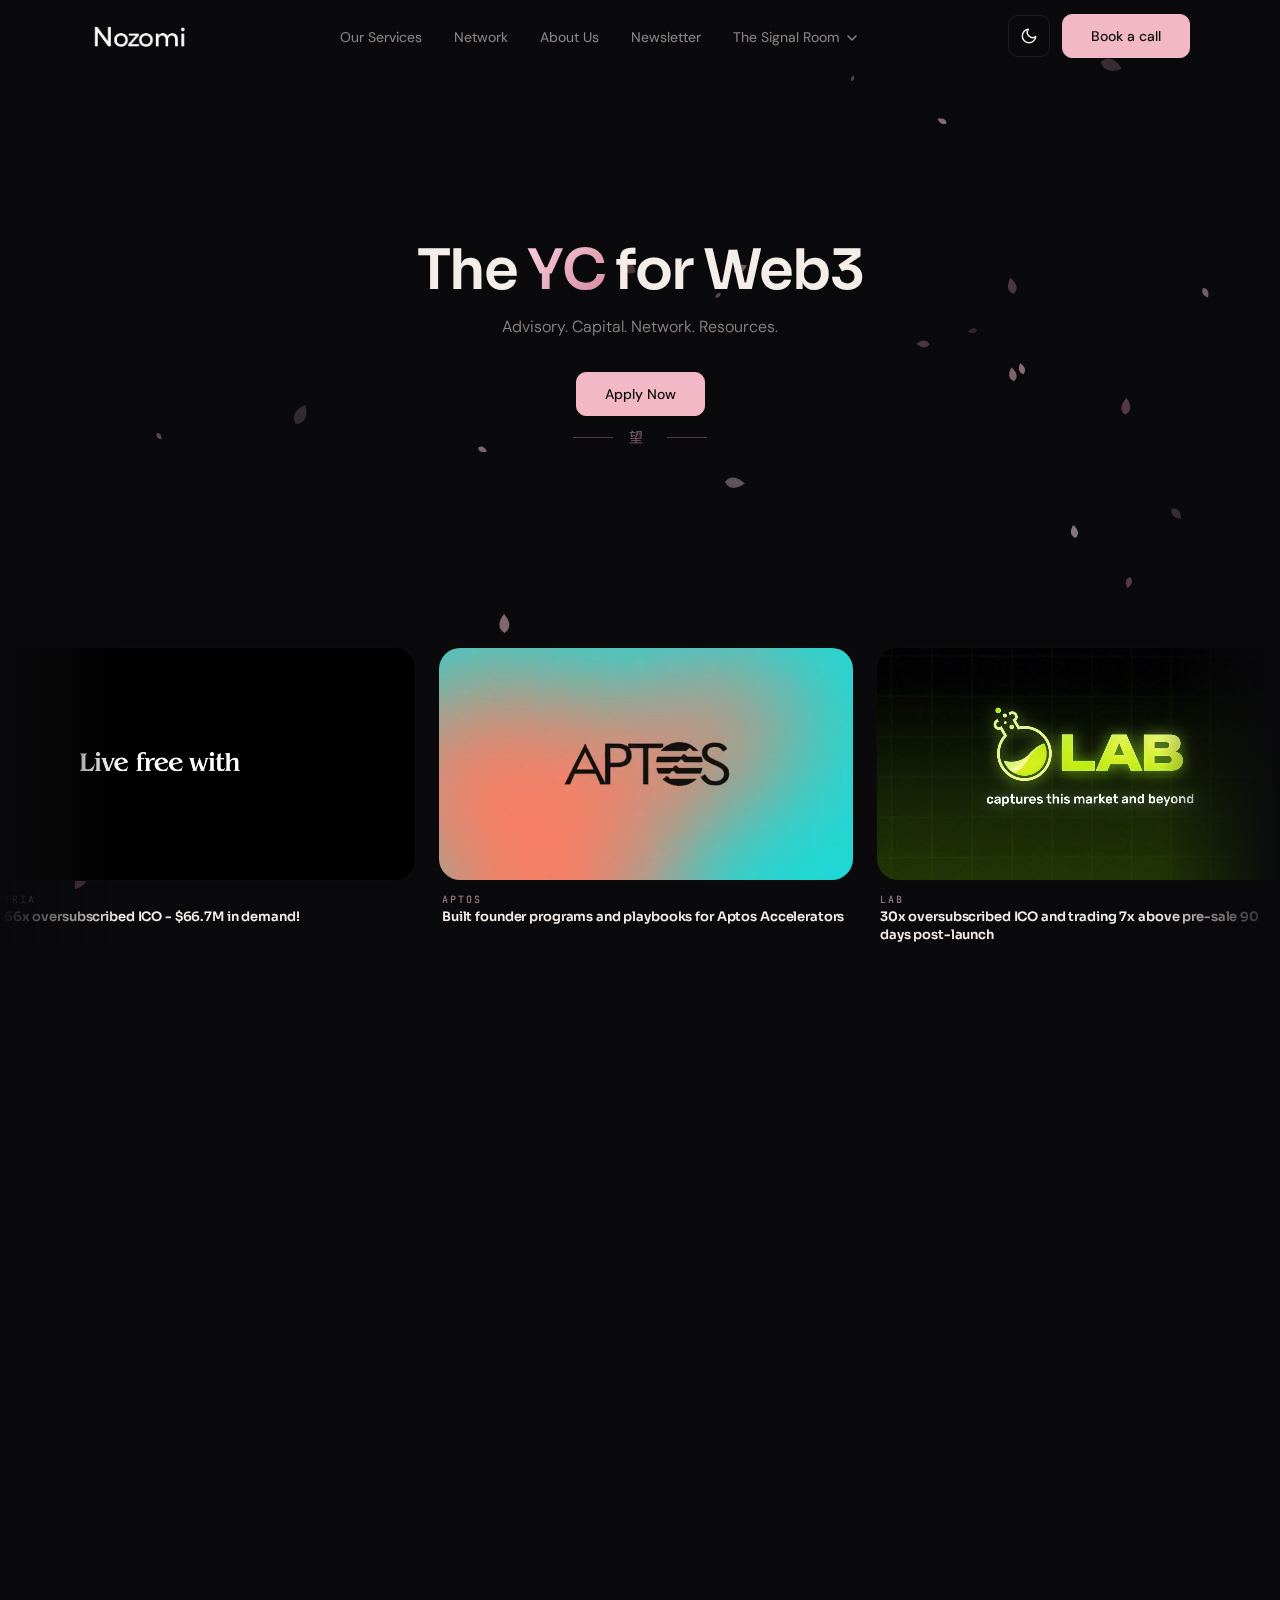
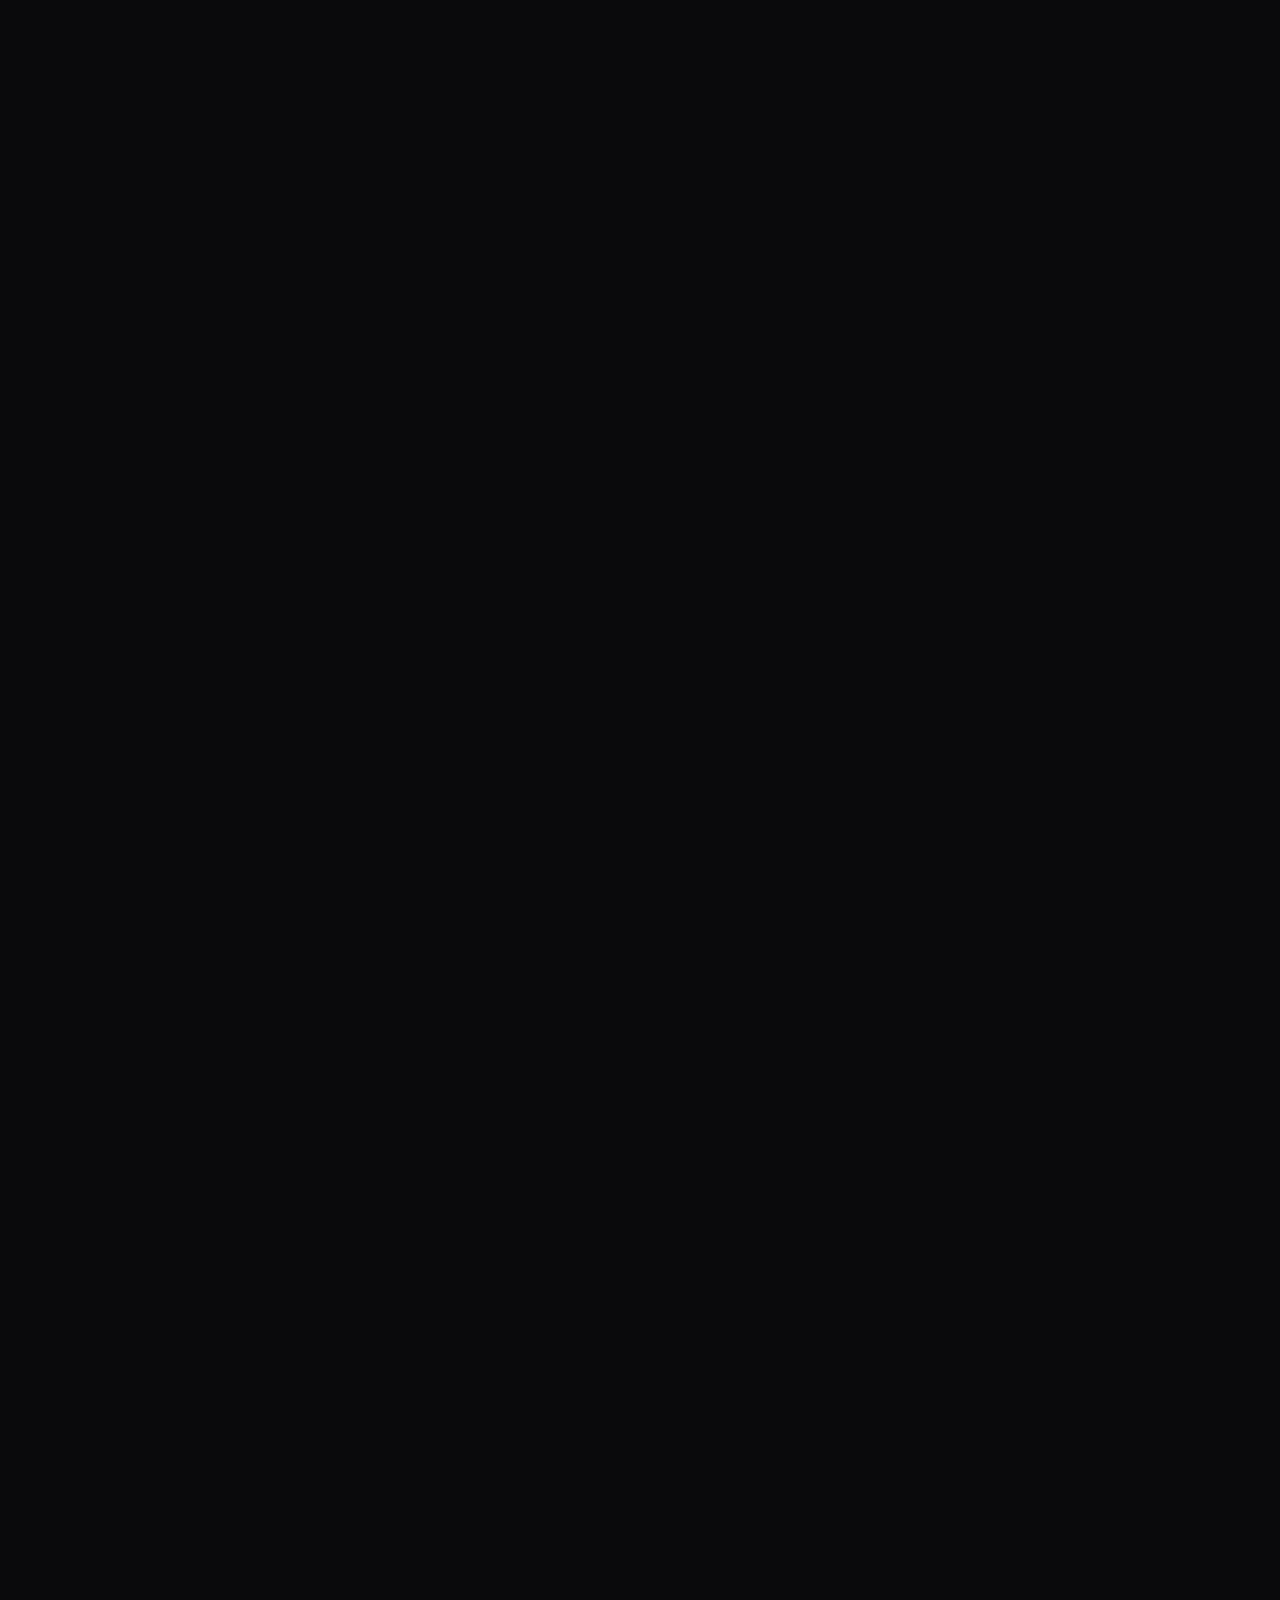
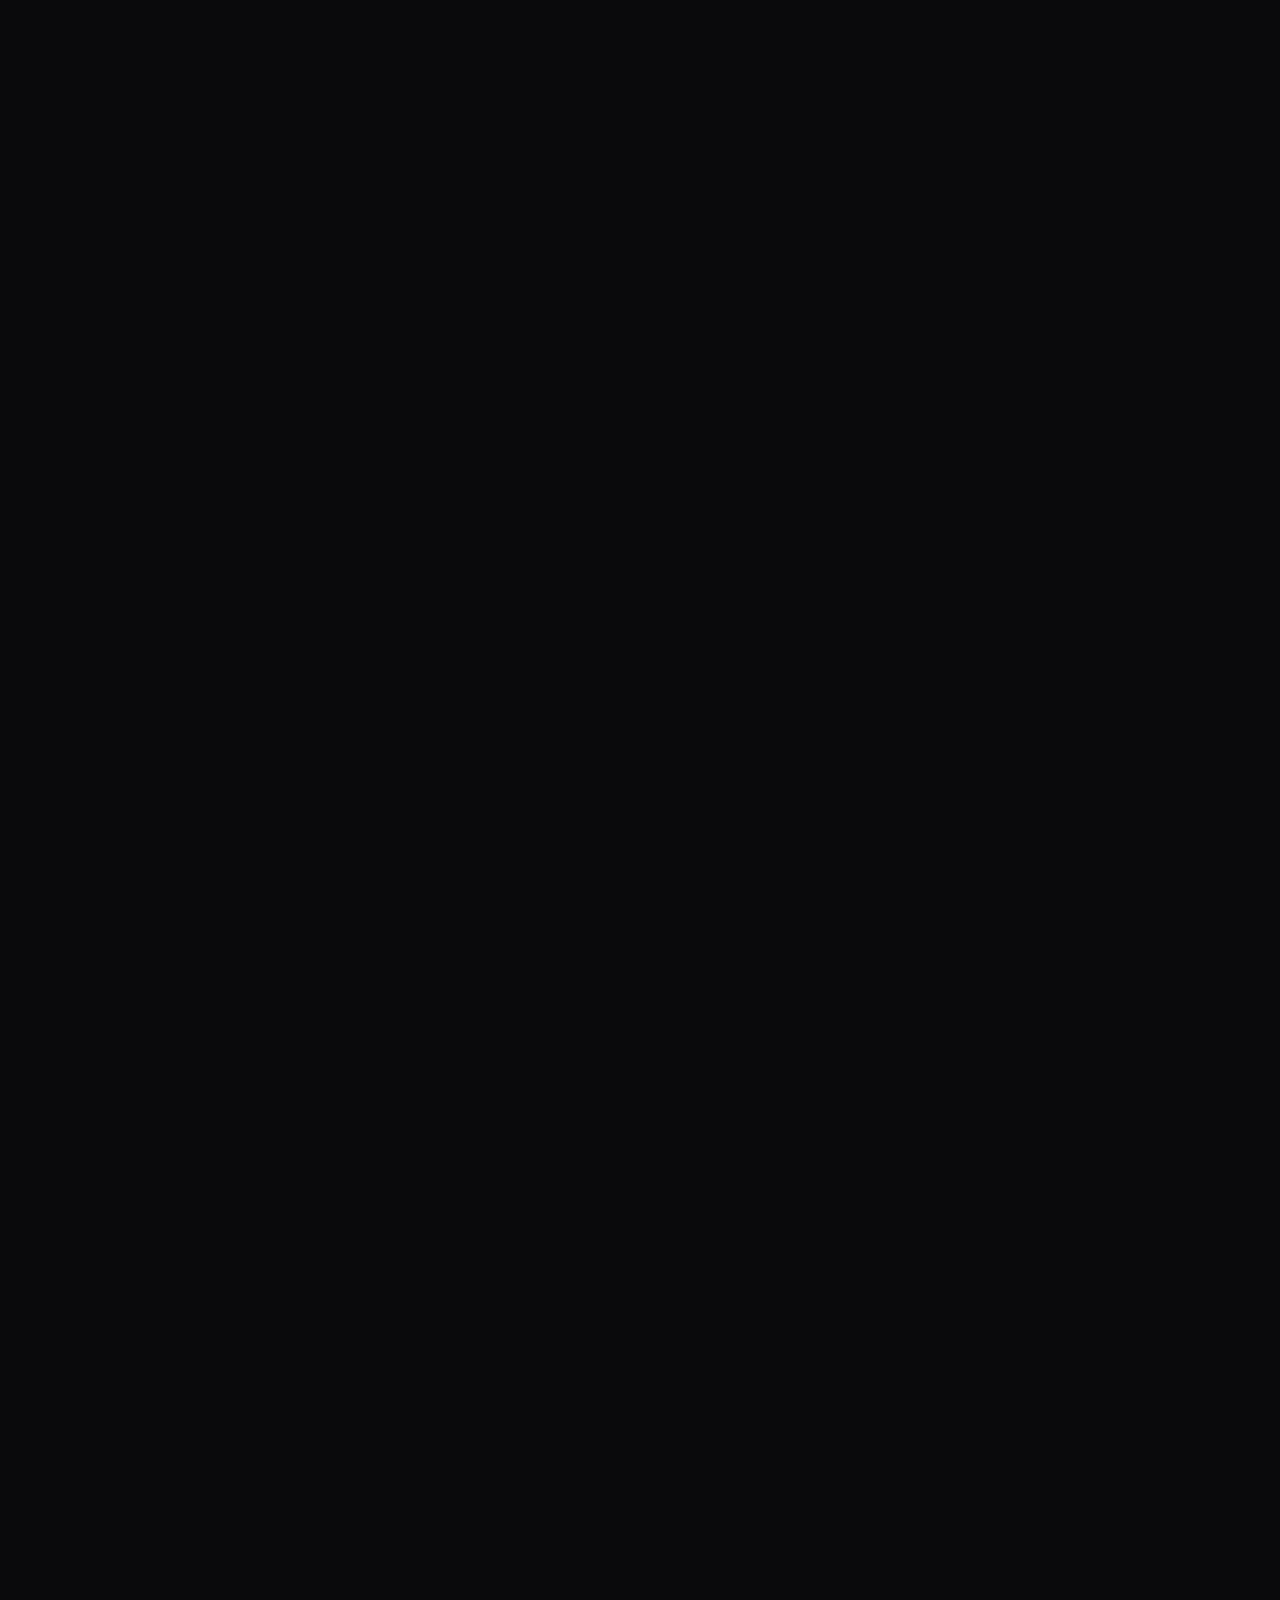
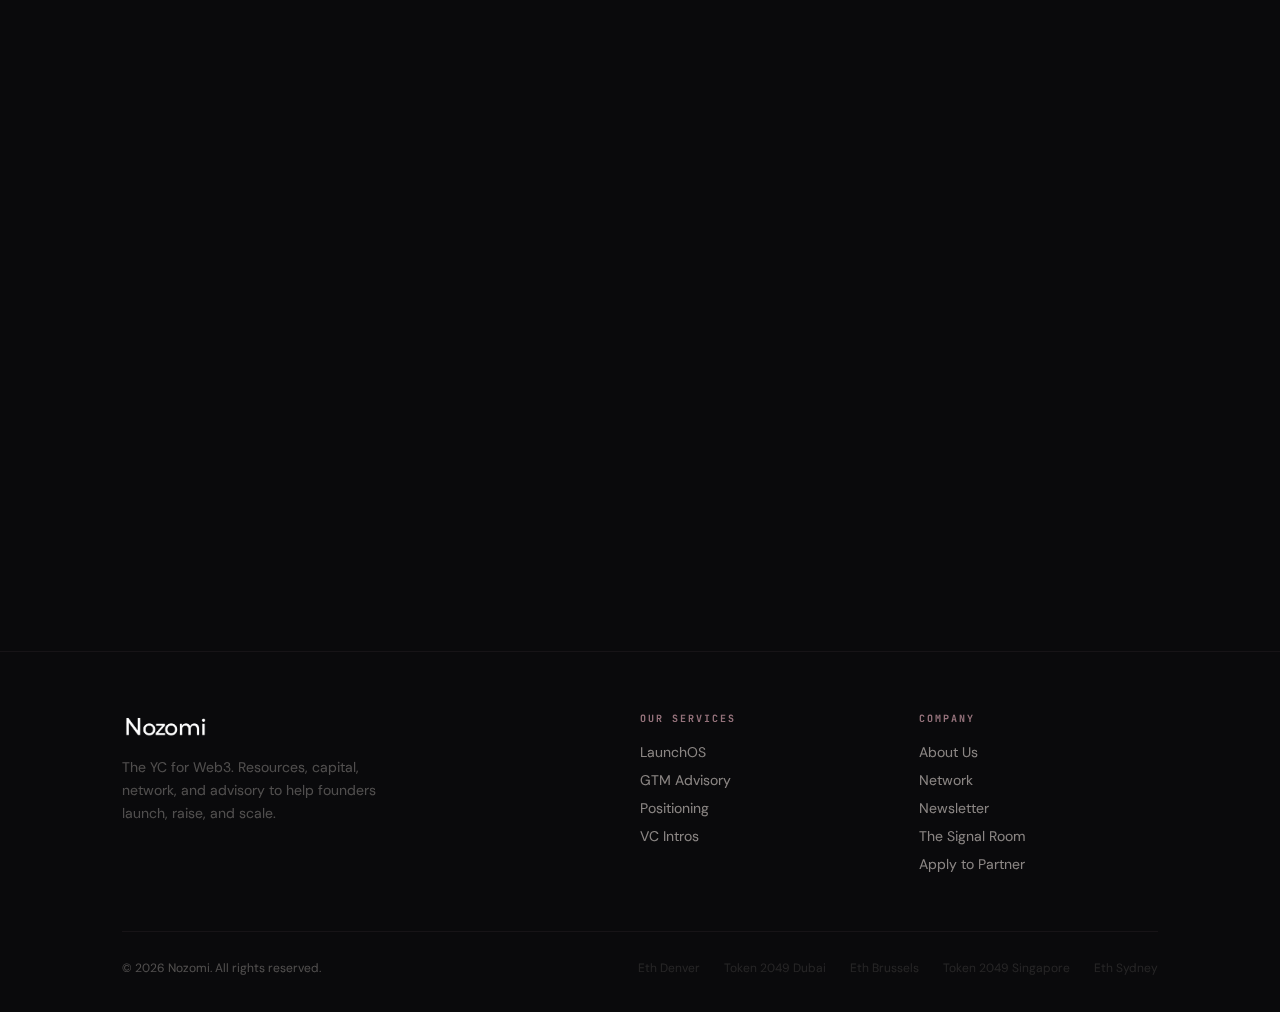
<file: index.html>
<!DOCTYPE html>
<html lang="en" data-theme="dark">
<head>
<meta charset="UTF-8">
<meta name="viewport" content="width=device-width, initial-scale=1.0">
<title>Nozomi — The YC for Web3</title>
    <link rel="icon" type="image/png" sizes="32x32" href="/favicon_nozomi.png">
    <link rel="icon" type="image/png" sizes="16x16" href="/favicon_nozomi.png">
    <link rel="shortcut icon" href="/favicon_nozomi.png">
<link rel="preconnect" href="https://fonts.googleapis.com">
<link rel="preconnect" href="https://fonts.gstatic.com" crossorigin>
<link href="https://fonts.googleapis.com/css2?family=Sora:wght@300;400;500;600;700;800&family=DM+Sans:ital,opsz,wght@0,9..40,300;0,9..40,400;0,9..40,500;0,9..40,600;1,9..40,300;1,9..40,400&family=JetBrains+Mono:wght@400;500&display=swap" rel="stylesheet">
<!-- Google Analytics -->
<script async src="https://www.googletagmanager.com/gtag/js?id=G-ZX6C0Q0P1P"></script>
<script>
  window.dataLayer = window.dataLayer || [];
  function gtag(){dataLayer.push(arguments);}
  gtag('js', new Date());
  gtag('config', 'G-ZX6C0Q0P1P');
</script>
<!-- End Google Analytics -->
    <style>
:root {
--font-display: 'Sora', sans-serif;
--font-body: 'DM Sans', sans-serif;
--font-mono: 'JetBrains Mono', monospace;
--ease-out-expo: cubic-bezier(0.16, 1, 0.3, 1);
--ease-spring: cubic-bezier(0.34, 1.56, 0.64, 1);
--radius-sm: 8px;
--radius-md: 14px;
--radius-lg: 22px;
--radius-xl: 32px;
--sakura: #F2B8C6;
--sakura-deep: #D4869C;
--sakura-pale: #FAD4DF;
--sakura-glow: rgba(242,184,198,0.12);
}
[data-theme="dark"] {
--bg-primary: #0A0A0C;
--bg-secondary: #0E0E12;
--bg-elevated: #141418;
--bg-card: #12121A;
--bg-card-hover: #1a1a24;
--bg-glass: rgba(10,10,12,0.8);
--border-subtle: rgba(242,184,198,0.06);
--border-medium: rgba(242,184,198,0.1);
--border-strong: rgba(242,184,198,0.2);
--text-primary: #F5EDE8;
--text-secondary: rgba(245,237,232,0.55);
--text-tertiary: rgba(245,237,232,0.3);
--text-muted: rgba(245,237,232,0.12);
--accent: var(--sakura);
--accent-dim: rgba(242,184,198,0.06);
--accent-medium: rgba(242,184,198,0.12);
--shadow-sm: 0 2px 8px rgba(0,0,0,0.5);
--shadow-md: 0 8px 32px rgba(0,0,0,0.5);
--shadow-lg: 0 24px 80px rgba(0,0,0,0.6);
--nav-bg: rgba(10,10,12,0.88);
--glow-color: rgba(242,184,198,0.04);
--particle-color: 242,184,198;
--particle-opacity: 0.4;
--particle-line-opacity: 0.06;
}
[data-theme="light"] {
--bg-primary: #FBF5F0;
--bg-secondary: #F5ECE5;
--bg-elevated: #EDE3DA;
--bg-card: #FFFFFF;
--bg-card-hover: #FFF8F5;
--bg-glass: rgba(251,245,240,0.88);
--border-subtle: rgba(180,100,120,0.08);
--border-medium: rgba(180,100,120,0.12);
--border-strong: rgba(180,100,120,0.2);
--text-primary: #1A1018;
--text-secondary: rgba(26,16,24,0.55);
--text-tertiary: rgba(26,16,24,0.3);
--text-muted: rgba(26,16,24,0.1);
--accent: #C4627A;
--accent-dim: rgba(196,98,122,0.06);
--accent-medium: rgba(196,98,122,0.1);
--shadow-sm: 0 2px 8px rgba(80,20,40,0.05);
--shadow-md: 0 8px 32px rgba(80,20,40,0.08);
--shadow-lg: 0 24px 80px rgba(80,20,40,0.08);
--nav-bg: rgba(251,245,240,0.88);
--glow-color: rgba(196,98,122,0.04);
--particle-color: 196,98,122;
--particle-opacity: 0.5;
--particle-line-opacity: 0.08;
}
*, *::before, *::after { margin: 0; padding: 0; box-sizing: border-box; }
html { scroll-behavior: smooth; scrollbar-width: thin; scrollbar-color: var(--border-medium) transparent; }
body { font-family: var(--font-body); background: var(--bg-primary); color: var(--text-primary); overflow-x: hidden; -webkit-font-smoothing: antialiased; transition: background 0.5s ease, color 0.3s ease; }
::selection { background: var(--accent); color: var(--bg-primary); }
a { color: inherit; text-decoration: none; }
img { max-width: 100%; display: block; }
/* SAKURA CANVAS */
#sakura-canvas { position: fixed; top: 0; left: 0; width: 100%; height: 100%; z-index: 0; pointer-events: none; transition: opacity 0.3s ease; }
/* TORII GATE ACCENTS - subtle geometric Japanese pattern */
.torii-accent { position: absolute; pointer-events: none; z-index: 0; }
.container { max-width: 1100px; margin: 0 auto; padding: 0 32px; }
.section-label { font-family: var(--font-mono); font-size: 11px; font-weight: 500; letter-spacing: 3px; text-transform: uppercase; color: var(--accent); margin-bottom: 16px; opacity: 0.8; }
.section-title { font-family: var(--font-display); font-size: clamp(36px, 5.5vw, 58px); font-weight: 700; line-height: 1.08; letter-spacing: -0.035em; margin-bottom: 24px; }
.section-subtitle { font-size: 16px; color: var(--text-secondary); line-height: 1.7; max-width: 560px; font-weight: 300; font-style: italic; }
@keyframes fadeUp { from { opacity: 0; transform: translateY(40px); } to { opacity: 1; transform: translateY(0); } }
.reveal { opacity: 0; transform: translateY(50px); transition: opacity 0.8s var(--ease-out-expo), transform 0.8s var(--ease-out-expo); }
.reveal.visible { opacity: 1; transform: translateY(0); }
.reveal-d1 { transition-delay: 0.1s; }
.reveal-d2 { transition-delay: 0.2s; }
.reveal-d3 { transition-delay: 0.3s; }
/* NAV */
.nav { position: fixed; top: 0; left: 0; right: 0; z-index: 1000; padding: 0 32px; transition: all 0.4s var(--ease-out-expo); }
.nav.scrolled { background: var(--nav-bg); backdrop-filter: blur(24px) saturate(1.3); -webkit-backdrop-filter: blur(24px) saturate(1.3); border-bottom: 1px solid var(--border-subtle); }
.nav-inner { max-width: 1100px; margin: 0 auto; display: flex; align-items: center; justify-content: space-between; height: 72px; }
.nav-logo { font-family: var(--font-display); font-size: 22px; font-weight: 700; letter-spacing: -0.02em; display: flex; align-items: center; gap: 10px; }
.nav-logo img { height: 32px; transition: opacity 0.3s ease; }
[data-theme="dark"] .nav-logo .logo-dark { display: block; }
[data-theme="dark"] .nav-logo .logo-light { display: none; }
[data-theme="light"] .nav-logo .logo-dark { display: none; }
[data-theme="light"] .nav-logo .logo-light { display: block; }
.nav-links { display: flex; align-items: center; gap: 32px; list-style: none; }
.nav-links a { font-size: 14px; color: var(--text-secondary); transition: color 0.2s ease; position: relative; }
.nav-links a::after { content: ''; position: absolute; bottom: -4px; left: 0; width: 0; height: 1px; background: var(--accent); transition: width 0.3s var(--ease-out-expo); }
.nav-links a:hover { color: var(--text-primary); }
.nav-links a:hover::after { width: 100%; }
.nav-dropdown{position:relative}
.nav-dropdown-trigger{cursor:pointer}
.nav-dropdown-menu{position:absolute;top:calc(100% + 12px);left:50%;transform:translateX(-50%);min-width:240px;background:var(--bg-elevated);border:1px solid var(--border-medium);border-radius:12px;padding:8px;opacity:0;visibility:hidden;transition:all .25s var(--ease-out-expo);pointer-events:none;z-index:100}
.nav-dropdown:hover .nav-dropdown-menu{opacity:1;visibility:visible;pointer-events:auto;transform:translateX(-50%) translateY(0)}
.nav-dropdown-menu a{display:block;padding:10px 16px;font-size:13px;color:var(--text-secondary);border-radius:8px;transition:all .2s ease;white-space:nowrap}
.nav-dropdown-menu a::after{display:none}
.nav-dropdown-menu a:hover{color:var(--text-primary);background:var(--sakura-glow)}
.mobile-dropdown-label{font-size:16px;color:var(--text-tertiary);padding:8px 0;font-weight:600;letter-spacing:.05em}
.nav-actions { display: flex; align-items: center; gap: 12px; }
.theme-toggle { width: 42px; height: 42px; border-radius: 10px; border: 1px solid var(--border-medium); background: transparent; cursor: pointer; display: flex; align-items: center; justify-content: center; transition: all 0.2s ease; position: relative; overflow: hidden; }
.theme-toggle:hover { border-color: var(--accent); background: var(--accent-dim); }
.theme-toggle svg { width: 18px; height: 18px; fill: none; stroke: var(--text-primary); stroke-width: 2; stroke-linecap: round; stroke-linejoin: round; position: absolute; transition: all 0.4s var(--ease-spring); }
.theme-toggle .icon-sun { opacity: 0; transform: rotate(90deg) scale(0); }
.theme-toggle .icon-moon { opacity: 1; transform: rotate(0) scale(1); }
[data-theme="light"] .theme-toggle .icon-sun { opacity: 1; transform: rotate(0) scale(1); }
[data-theme="light"] .theme-toggle .icon-moon { opacity: 0; transform: rotate(-90deg) scale(0); }
.btn-primary { font-family: var(--font-body); font-size: 14px; font-weight: 500; padding: 12px 28px; border-radius: 10px; border: 1px solid var(--accent); background: var(--accent); color: var(--bg-primary); cursor: pointer; transition: all 0.3s ease; display: inline-flex; align-items: center; gap: 8px; white-space: nowrap; position: relative; overflow: hidden; }
.btn-primary::before { content: ''; position: absolute; inset: -2px; background: linear-gradient(45deg, var(--accent), var(--sakura-deep), var(--accent)); border-radius: 11px; opacity: 0; filter: blur(8px); transition: opacity 0.3s ease; z-index: -1; animation: pulse 2s ease-in-out infinite; }
@keyframes pulse { 0%, 100% { opacity: 0; transform: scale(0.95); } 50% { opacity: 0.5; transform: scale(1.05); } }
.btn-primary:hover { transform: translateY(-2px) scale(1.05); box-shadow: 0 12px 32px rgba(var(--particle-color), 0.4); }
.btn-primary:hover::before { opacity: 0.8; animation: none; }
/* HERO */
.hero { position: relative; min-height: 100vh; display: flex; flex-direction: column; justify-content: center; padding: 240px 0 48px; z-index: 1; gap: 200px; }
.hero-content { max-width: 720px; text-align: center; margin: 0 auto; }
.hero-title { font-family: var(--font-display); font-size: clamp(32px, 5vw, 56px); font-weight: 600; line-height: 1.1; letter-spacing: -0.03em; margin-bottom: 12px; animation: fadeUp 0.8s var(--ease-out-expo) 0.1s both; }
/* Sakura gradient on hero title */
.hero-title .accent-word { background: linear-gradient(135deg, var(--sakura-pale), var(--sakura-deep)); -webkit-background-clip: text; -webkit-text-fill-color: transparent; background-clip: text; }
[data-theme="light"] .hero-title .accent-word { background: linear-gradient(135deg, #D4627A, #A04060); -webkit-background-clip: text; -webkit-text-fill-color: transparent; background-clip: text; }
.hero-desc { font-size: 16px; line-height: 1.65; color: var(--text-secondary); max-width: 500px; margin: 0 auto 32px; font-weight: 300; animation: fadeUp 0.8s var(--ease-out-expo) 0.2s both; }
.hero-actions { display: flex; gap: 14px; flex-wrap: wrap; justify-content: center; animation: fadeUp 0.8s var(--ease-out-expo) 0.3s both; }
/* JAPANESE DECORATIVE ELEMENT */
.jp-ornament { display: flex; align-items: center; justify-content: center; gap: 16px; margin: 12px 0 0; animation: fadeUp 0.8s var(--ease-out-expo) 0.35s both; }
.jp-ornament .line { width: 40px; height: 1px; background: var(--accent); opacity: 0.3; }
.jp-ornament .symbol { font-size: 14px; color: var(--accent); opacity: 0.5; letter-spacing: 8px; }
/* CAROUSEL */
.hero-carousel { width: 100vw; margin-left: calc(-50vw + 50%); overflow: hidden; position: relative; }
.hero-carousel::before, .hero-carousel::after { content: ''; position: absolute; top: 0; bottom: 0; width: 120px; z-index: 3; pointer-events: none; }
.hero-carousel::before { left: 0; background: linear-gradient(90deg, var(--bg-primary), transparent); }
.hero-carousel::after { right: 0; background: linear-gradient(270deg, var(--bg-primary), transparent); }
@keyframes slideMarquee { 0% { transform: translateX(0); } 100% { transform: translateX(-50%); } }
.hero-carousel-track { display: flex; gap: 22px; animation: slideMarquee 50s linear infinite; width: max-content; }
.hero-carousel-track:hover { animation-play-state: paused; }
.carousel-slide { width: 416px; border-radius: var(--radius-lg); overflow: visible; position: relative; flex-shrink: 0; transition: all 0.4s ease; display: flex; flex-direction: column; gap: 12px; }
.slide-video-wrap { position: relative; width: 100%; aspect-ratio: 16/9; overflow: hidden; background: #000; border-radius: var(--radius-lg); border: 1px solid var(--border-subtle); transition: border-color 0.3s ease, box-shadow 0.3s ease; }
.carousel-slide:hover .slide-video-wrap { border-color: var(--border-medium); box-shadow: 0 8px 32px rgba(var(--particle-color), 0.1); }
.slide-video-wrap video { width: 100%; height: 100%; object-fit: cover; display: block; }
.slide-video-wrap img { width: 100%; height: 100%; object-fit: cover; display: block; position: absolute; inset: 0; z-index: 1; transition: opacity 0.4s ease; }
.slide-video-wrap.playing img { opacity: 0; pointer-events: none; }
.slide-info { padding: 0 4px; }
.slide-tag { font-family: var(--font-mono); font-size: 10px; letter-spacing: 2px; text-transform: uppercase; color: var(--accent); opacity: 0.7; margin-bottom: 2px; display: block; }
.slide-title { font-family: var(--font-display); font-size: 13px; font-weight: 600; letter-spacing: -0.01em; line-height: 1.4; display: block; }
/* ABOUT */
.about-section { position: relative; z-index: 1; padding: 140px 0; }
.about-content { display: grid; grid-template-columns: 1.2fr 1fr; gap: 100px; align-items: start; margin-bottom: 80px; }
.about-text { max-width: 100%; padding-top: 40px; }
.about-intro .intro-text { font-size: 22px; line-height: 1.65; color: var(--text-primary); margin-bottom: 0; font-weight: 300; }
.journey-wrapper { position: relative; }
.journey-title { font-family: var(--font-mono); font-size: 10px; text-transform: uppercase; letter-spacing: 3px; color: var(--accent); margin-bottom: 28px; opacity: 0.6; }
.journey-stages { display: flex; flex-direction: column; gap: 32px; position: relative; }
.journey-stages::before { content: ''; position: absolute; left: 19px; top: 16px; bottom: 16px; width: 1px; background: linear-gradient(to bottom, var(--accent), transparent); opacity: 0.3; }
.stage { position: relative; padding-left: 52px; opacity: 0; transform: translateX(-20px); animation: slideInStage 0.5s ease-out forwards; }
.stage:nth-child(1) { animation-delay: 0.2s; }
.stage:nth-child(2) { animation-delay: 0.3s; }
.stage:nth-child(3) { animation-delay: 0.4s; }
@keyframes slideInStage { from { opacity: 0; transform: translateX(-20px); } to { opacity: 1; transform: translateX(0); } }
.stage-number { position: absolute; left: 0; top: 0; width: 38px; height: 38px; border-radius: 50%; background: var(--bg-card); border: 2px solid var(--border-medium); display: flex; align-items: center; justify-content: center; font-family: var(--font-display); font-size: 13px; font-weight: 700; color: var(--accent); z-index: 1; transition: all 0.4s var(--ease-spring); }
.stage:hover .stage-number { border-color: var(--accent); transform: scale(1.15); box-shadow: 0 0 16px rgba(var(--particle-color), 0.3); }
.stage-label { font-family: var(--font-display); font-size: 15px; font-weight: 600; color: var(--text-primary); margin-bottom: 8px; letter-spacing: -0.01em; transition: color 0.3s ease; }
.stage:hover .stage-label { color: var(--accent); }
.stage-description { font-size: 13px; line-height: 1.7; color: var(--text-secondary); font-weight: 300; opacity: 0.9; }
.results-section { margin-top: 140px; }
.results-header { margin-bottom: 60px; }
.results-subtitle { font-size: 16px; color: var(--text-tertiary); line-height: 1.7; max-width: 600px; font-weight: 300; font-style: italic; }
.value-grid { display: grid; grid-template-columns: repeat(3, 1fr); gap: 20px; }
.value-card { background: var(--bg-card); border: 1px solid var(--border-subtle); border-radius: var(--radius-lg); padding: 44px 36px; position: relative; overflow: hidden; transition: all 0.5s var(--ease-out-expo); transform-style: preserve-3d; }
.value-card::before { content: ''; position: absolute; top: 0; left: 0; right: 0; height: 2px; background: linear-gradient(90deg, transparent, var(--accent), transparent); opacity: 0; transition: opacity 0.4s ease; }
.value-card::after { content: ''; position: absolute; top: -50%; left: -50%; width: 200%; height: 200%; background: linear-gradient(45deg, transparent 30%, rgba(var(--particle-color), 0.1) 50%, transparent 70%); opacity: 0; transform: rotate(45deg); transition: all 0.6s ease; }
.value-card:hover { border-color: var(--border-strong); transform: translateY(-8px) scale(1.02); box-shadow: 0 20px 60px rgba(var(--particle-color), 0.2), 0 0 0 1px rgba(var(--particle-color), 0.1); }
.value-card:hover::before { opacity: 0.6; }
.value-card:hover::after { opacity: 1; left: 100%; transition: all 0.8s ease; }
.value-card .stat { font-family: var(--font-display); font-size: 36px; font-weight: 700; letter-spacing: -0.02em; margin-bottom: 4px; background: linear-gradient(135deg, var(--text-primary), var(--accent)); -webkit-background-clip: text; -webkit-text-fill-color: transparent; background-clip: text; transition: all 0.3s ease; }
.value-card:hover .stat { transform: scale(1.05); filter: drop-shadow(0 0 8px rgba(var(--particle-color), 0.4)); }
.value-card h3 { font-family: var(--font-display); font-size: 18px; font-weight: 700; margin-bottom: 4px; letter-spacing: -0.01em; }
.value-card p { font-size: 14px; color: var(--text-secondary); line-height: 1.7; font-weight: 300; }
/* SERVICES */
.services-section { position: relative; z-index: 1; padding: 140px 0; }
.services-header { margin-bottom: 64px; }
.services-grid { display: grid; grid-template-columns: 1fr 1fr; grid-template-rows: repeat(6, 1fr); gap: 20px; }
.service-card { background: var(--bg-card); border: 1px solid var(--border-subtle); border-radius: var(--radius-lg); padding: 40px 32px; transition: all 0.5s var(--ease-out-expo); position: relative; overflow: hidden; display: flex; flex-direction: column; gap: 20px; transform-style: preserve-3d; }
.service-card::before { content: ''; position: absolute; width: 400px; height: 400px; border-radius: 50%; background: radial-gradient(circle, var(--glow-color) 0%, transparent 70%); pointer-events: none; opacity: 0; transition: opacity 0.4s ease; transform: translate(-50%, -50%); left: var(--glow-x, 50%); top: var(--glow-y, 50%); z-index: 1; }
.service-card::after { content: ''; position: absolute; top: 0; left: 0; right: 0; height: 1px; background: linear-gradient(90deg, transparent, var(--accent), transparent); opacity: 0; transition: opacity 0.4s ease; }
.service-card:hover { border-color: var(--border-strong); box-shadow: 0 16px 48px rgba(0,0,0,0.3), 0 0 0 1px rgba(var(--particle-color), 0.15); transform: translateY(-6px) scale(1.01); }
.service-card:hover::before { opacity: 1; }
.service-card:hover::after { opacity: 0.4; }
.service-card-icon { width: 48px; height: 48px; border-radius: 12px; border: 1px solid var(--border-medium); display: flex; align-items: center; justify-content: center; background: var(--bg-elevated); position: relative; z-index: 2; transition: all 0.5s var(--ease-spring); }
.service-card:hover .service-card-icon { border-color: var(--accent); background: var(--accent-dim); transform: translateY(-4px) rotate(5deg) scale(1.1); box-shadow: 0 8px 20px rgba(var(--particle-color), 0.3); }
.service-card-icon svg { width: 22px; height: 22px; fill: none; stroke: var(--text-primary); stroke-width: 1.5; stroke-linecap: round; stroke-linejoin: round; transition: all 0.3s ease; }
.service-card:hover .service-card-icon svg { stroke: var(--accent); transform: scale(1.1); }
.service-card h3 { font-family: var(--font-display); font-size: 18px; font-weight: 700; letter-spacing: -0.01em; position: relative; z-index: 2; }
.service-card p { font-size: 14px; color: var(--text-secondary); line-height: 1.7; font-weight: 300; position: relative; z-index: 2; }
.service-card .service-tag { display: inline-block; font-family: var(--font-mono); font-size: 10px; letter-spacing: 1.5px; text-transform: uppercase; color: var(--accent); border: 1px solid var(--border-subtle); border-radius: 100px; padding: 4px 12px; margin-top: auto; width: fit-content; position: relative; z-index: 2; transition: border-color 0.3s ease; }
.service-card:hover .service-tag { border-color: var(--accent); }
.service-card-arrow { opacity:0.4; transition: all 0.3s ease !important; color: var(--accent) !important; }
.service-card:hover .service-card-arrow { opacity:1; transform:translate(2px,-2px); }
/* NETWORK */
.network-section { position: relative; z-index: 1; padding: 140px 0; }
.network-header { text-align: center; margin-bottom: 24px; }
.network-sub { font-size: 15px; color: var(--text-secondary); font-style: italic; }
.logo-cloud { position: relative; width: 100%; max-width: 1000px; height: 500px; margin: 0 auto; overflow: visible; }
.cloud-node { position: absolute; display: flex; align-items: center; justify-content: center; transition: all 0.4s ease; cursor: default; }
.cloud-node img { max-height: 44px; width: auto; object-fit: contain; transition: all 0.4s ease; }
[data-theme="dark"] .cloud-node img { filter: invert(1) brightness(1.6); opacity: 0.45; }
[data-theme="dark"] .cloud-node:hover img { filter: invert(1) brightness(2); opacity: 1; transform: scale(1.12); }
[data-theme="light"] .cloud-node img { filter: grayscale(1) brightness(0.3); opacity: 0.35; }
[data-theme="light"] .cloud-node:hover img { filter: brightness(1) grayscale(0); opacity: 1; transform: scale(1.12); }
@keyframes floatA { 0%,100% { transform: translateY(0px); } 50% { transform: translateY(-18px); } }
@keyframes floatB { 0%,100% { transform: translateY(0px); } 50% { transform: translateY(15px); } }
@keyframes floatC { 0%,100% { transform: translate(0,0); } 50% { transform: translate(12px,-12px); } }
.cloud-node.fa { animation: floatA 7s ease-in-out infinite; }
.cloud-node.fb { animation: floatB 8s ease-in-out infinite; }
.cloud-node.fc { animation: floatC 9s ease-in-out infinite; }
.cloud-node { transition: all 0.4s var(--ease-spring); }
.cloud-node:hover { transform: scale(1.25) !important; filter: drop-shadow(0 8px 16px rgba(var(--particle-color), 0.4)) !important; z-index: 10; }
/* FAQ */
.faq-section { position: relative; z-index: 1; padding: 140px 0; border-top: 1px solid var(--border-subtle); }
.faq-layout { display: grid; grid-template-columns: 1fr 1.3fr; gap: 80px; align-items: start; }
.faq-item { border-bottom: 1px solid var(--border-subtle); }
.faq-item:first-child { border-top: 1px solid var(--border-subtle); }
.faq-q { display: flex; align-items: center; justify-content: space-between; padding: 20px 0; cursor: pointer; gap: 16px; }
.faq-q h4 { font-family: var(--font-display); font-size: 15px; font-weight: 500; transition: color 0.2s ease; }
.faq-q:hover h4 { color: var(--accent); }
.faq-toggle { width: 24px; height: 24px; border-radius: 50%; border: 1px solid var(--border-medium); display: flex; align-items: center; justify-content: center; flex-shrink: 0; font-size: 14px; transition: all 0.3s ease; line-height: 1; }
.faq-item.open .faq-toggle { background: var(--accent); color: var(--bg-primary); border-color: var(--accent); transform: rotate(45deg); }
.faq-a { max-height: 0; overflow: hidden; transition: max-height 0.5s var(--ease-out-expo); }
.faq-item.open .faq-a { max-height: 400px; }
.faq-a p { padding-bottom: 20px; font-size: 14px; color: var(--text-secondary); line-height: 1.7; font-weight: 300; }
/* CTA */
.cta-section { position: relative; z-index: 1; padding: 80px 0 140px; }
.cta-box { border: 1px solid var(--border-subtle); border-radius: var(--radius-xl); padding: 100px 80px; text-align: center; position: relative; overflow: hidden; background: var(--bg-card); }
.cta-box::before { content: ''; position: absolute; top: -1px; left: 0; right: 0; height: 2px; background: linear-gradient(90deg, transparent, var(--accent), transparent); opacity: 0.3; }
.cta-title { font-family: var(--font-display); font-size: clamp(32px, 4.5vw, 52px); font-weight: 700; letter-spacing: -0.03em; line-height: 1.1; margin-bottom: 24px; }
.cta-desc { font-size: 16px; color: var(--text-secondary); max-width: 520px; margin: 0 auto 40px; line-height: 1.7; font-weight: 300; }
/* FOOTER */
.footer { position: relative; z-index: 1; border-top: 1px solid var(--border-subtle); padding: 60px 0 36px; }
.footer-top { display: grid; grid-template-columns: 2fr 1fr 1fr; gap: 40px; margin-bottom: 48px; }
  .footer-brand p { font-size: 14px; color: var(--text-tertiary); line-height: 1.65; max-width: 260px; margin-top: 16px; }
.footer-col h5 { font-family: var(--font-mono); font-size: 10px; letter-spacing: 2px; text-transform: uppercase; color: var(--accent); opacity: 0.6; margin-bottom: 18px; }
.footer-col a { display: block; font-size: 14px; color: var(--text-secondary); margin-bottom: 10px; transition: color 0.2s ease; }
.footer-col a:hover { color: var(--accent); }
.footer-bottom { display: flex; align-items: center; justify-content: space-between; padding-top: 28px; border-top: 1px solid var(--border-subtle); font-size: 12px; color: var(--text-tertiary); }
.footer-events { display: flex; gap: 24px; flex-wrap: wrap; }
.footer-events span { font-size: 12px; color: var(--text-muted); }
/* BACK TO TOP */
.back-to-top { position: fixed; bottom: 32px; right: 32px; width: 44px; height: 44px; border-radius: 12px; border: 1px solid var(--border-medium); background: var(--bg-card); backdrop-filter: blur(16px); color: var(--text-primary); cursor: pointer; display: flex; align-items: center; justify-content: center; z-index: 999; opacity: 0; pointer-events: none; transform: translateY(12px); transition: all 0.3s var(--ease-out-expo); box-shadow: var(--shadow-sm); }
.back-to-top.visible { opacity: 1; pointer-events: auto; transform: translateY(0); }
.back-to-top:hover { border-color: var(--accent); transform: translateY(-2px); }
.back-to-top svg { width: 18px; height: 18px; fill: none; stroke: currentColor; stroke-width: 2; stroke-linecap: round; stroke-linejoin: round; }
/* MOBILE */
.mobile-toggle { display: none; width: 42px; height: 42px; border: none; background: none; cursor: pointer; flex-direction: column; align-items: center; justify-content: center; gap: 5px; }
.mobile-toggle span { width: 20px; height: 1.5px; background: var(--text-primary); border-radius: 1px; transition: all 0.3s ease; }
.mobile-menu { display: none; position: fixed; inset: 0; background: var(--bg-primary); z-index: 999; padding: 100px 32px 40px; flex-direction: column; }
.mobile-menu.open { display: flex; }
.mobile-menu a { font-family: var(--font-display); font-size: 28px; font-weight: 600; padding: 16px 0; border-bottom: 1px solid var(--border-subtle); }
.mobile-close { position: absolute; top: 20px; right: 24px; width: 42px; height: 42px; border: 1px solid var(--border-medium); border-radius: 10px; background: none; cursor: pointer; font-size: 18px; color: var(--text-primary); display: flex; align-items: center; justify-content: center; }
@media (max-width: 1024px) {
.about-content { grid-template-columns: 1fr; gap: 60px; }
.journey-wrapper { position: static; }
.value-grid { grid-template-columns: 1fr 1fr; }
.services-grid { grid-template-columns: 1fr; }
.services-grid .service-card { grid-column: 1 !important; grid-row: auto !important; }
.faq-layout { grid-template-columns: 1fr; gap: 48px; }
.footer-top { grid-template-columns: 1fr 1fr; }
.carousel-slide { width: 336px; }
}
@media (max-width: 768px) {
.container { padding: 0 20px; }
.nav-links { display: none; }
.mobile-toggle { display: flex; }
.about-content { grid-template-columns: 1fr; gap: 60px; }
.journey-wrapper { position: static; }
.journey-stages::before { display: none; }
.value-grid { grid-template-columns: 1fr; }
.services-grid { grid-template-columns: 1fr; }
.services-grid .service-card { grid-column: 1 !important; grid-row: auto !important; }
.carousel-slide { width: 272px; }
.cta-box { padding: 48px 24px; }
.footer-top { grid-template-columns: 1fr; }
.logo-cloud { height: 400px; }
.cloud-node img { max-height: 30px; }
}
</style>
</head>
<body>
<canvas id="sakura-canvas"></canvas>
<nav class="nav" id="nav">
<div class="nav-inner">
<a href="#" class="nav-logo"><img class="logo-dark" src="images/Nozomi_Logo_White (1).png" alt="Nozomi" style="height:32px;"><img class="logo-light" src="images/Nozomi_Logo_Black (2).png" alt="Nozomi" style="height:32px;"></a>
<ul class="nav-links">
<li><a href="#services">Our Services</a></li>
<li><a href="#network">Network</a></li>
<li><a href="/about.html">About Us</a></li>
    <li><a href="/newsletter/">Newsletter</a></li>
<li class="nav-dropdown"><a href="#" class="nav-dropdown-trigger">The Signal Room <svg width="10" height="6" viewBox="0 0 10 6" style="margin-left:4px;vertical-align:middle"><path d="M1 1l4 4 4-4" fill="none" stroke="currentColor" stroke-width="1.5" stroke-linecap="round" stroke-linejoin="round"/></svg></a>
<div class="nav-dropdown-menu">
<a href="/signal-room/">The Anonymous Founders Show</a>
<a href="/signal-room-fundraising/">The Fundraising Edition Show</a>
</div>
</li>
</ul>
<div class="nav-actions">
<button class="theme-toggle" id="themeToggle" aria-label="Toggle theme">
<svg class="icon-sun" viewBox="0 0 24 24"><circle cx="12" cy="12" r="5"/><line x1="12" y1="1" x2="12" y2="3"/><line x1="12" y1="21" x2="12" y2="23"/><line x1="4.22" y1="4.22" x2="5.64" y2="5.64"/><line x1="18.36" y1="18.36" x2="19.78" y2="19.78"/><line x1="1" y1="12" x2="3" y2="12"/><line x1="21" y1="12" x2="23" y2="12"/><line x1="4.22" y1="19.78" x2="5.64" y2="18.36"/><line x1="18.36" y1="5.64" x2="19.78" y2="4.22"/></svg>
<svg class="icon-moon" viewBox="0 0 24 24"><path d="M21 12.79A9 9 0 1 1 11.21 3 7 7 0 0 0 21 12.79z"/></svg>
</button>
<a href="https://forms.fillout.com/t/fiYYkaHNbeus" class="btn-primary" target="_blank" rel="noopener noreferrer">Book a call</a>
</div>
<button class="mobile-toggle" id="mobileToggle"><span></span><span></span><span></span></button>
</div>
</nav>
<div class="mobile-menu" id="mobileMenu">
<button class="mobile-close" id="mobileClose">✕</button>
<a href="#services" onclick="closeMobile()">Our Services</a>
<a href="#network" onclick="closeMobile()">Network</a>
<a href="/about.html" onclick="closeMobile()">About Us</a>
    <a href="/newsletter/" onclick="closeMobile()">Newsletter</a>
<div class="mobile-dropdown-label">The Signal Room</div>
<a href="/signal-room/" onclick="closeMobile()" style="padding-left:32px;font-size:14px;opacity:.7">The Anonymous Founders Show</a>
<a href="/signal-room-fundraising/" onclick="closeMobile()" style="padding-left:32px;font-size:14px;opacity:.7">The Fundraising Edition Show</a>
<a href="#cta" onclick="closeMobile()">Book a Call</a>
</div>
<section class="hero">
<div class="container hero-content">
<h1 class="hero-title">The <span class="accent-word">YC</span> for Web3</h1>
<p class="hero-desc">Advisory. Capital. Network. Resources.</p>
<div class="hero-actions">
<a href="https://forms.fillout.com/t/fiYYkaHNbeus" class="btn-primary" target="_blank" rel="noopener noreferrer">Apply Now</a>
</div>
<div class="jp-ornament">
<div class="line"></div>
<span class="symbol">望</span>
<div class="line"></div>
</div>
</div>
<div class="hero-carousel">
<div class="hero-carousel-track">
<div class="carousel-slide"><div class="slide-video-wrap"><video src="videos/Tria.mp4.mp4" autoplay muted loop playsinline preload="auto"></video><img src="images/Tria-thumbnail.webp" alt="Tria" loading="lazy"></div><div class="slide-info"><span class="slide-tag">Tria</span><span class="slide-title">66x oversubscribed ICO - $66.7M in demand!</span></div></div>
<div class="carousel-slide"><div class="slide-video-wrap"><video src="videos/aptos mp4.mp4" autoplay muted loop playsinline preload="auto"></video><img src="images/APTOS thumbnail.jpg" alt="Aptos" loading="lazy"></div><div class="slide-info"><span class="slide-tag">Aptos</span><span class="slide-title">Built founder programs and playbooks for Aptos Accelerators</span></div></div>
<div class="carousel-slide"><div class="slide-video-wrap"><video src="videos/lab.mp4.mp4" autoplay muted loop playsinline preload="auto"></video><img src="images/Lab thumnail.png" alt="Lab" loading="lazy"></div><div class="slide-info"><span class="slide-tag">Lab</span><span class="slide-title">30x oversubscribed ICO and trading 7x above pre-sale 90 days post-launch</span></div></div>
<div class="carousel-slide"><div class="slide-video-wrap"><video src="videos/immutable.mp4.mp4" autoplay muted loop playsinline preload="auto"></video><img src="images/immutable thumbnail.jpg" alt="Immutable" loading="lazy"></div><div class="slide-info"><span class="slide-tag">Immutable</span><span class="slide-title">70% average increase in growth across portfolio projects</span></div></div>
<div class="carousel-slide"><div class="slide-video-wrap"><video src="videos/gods-unchained.mp4.mp4" autoplay muted loop playsinline preload="auto"></video><img src="images/godsUnchained thumbnail.webp" alt="Gods Unchained" loading="lazy"></div><div class="slide-info"><span class="slide-tag">Gods Unchained</span><span class="slide-title">Achieved a two-year ATH in wallets and users during the bear market</span></div></div>
<div class="carousel-slide"><div class="slide-video-wrap"><video src="videos/guild-of-guardians.mp4.mp4" autoplay muted loop playsinline preload="auto"></video><img src="images/guild-of-guardians-thumbnail.webp" alt="Guild of Guardians" loading="lazy"></div><div class="slide-info"><span class="slide-tag">Guild of Guardians</span><span class="slide-title">Increased waitlist from 20,000 to over 1 million in 6 months</span></div></div>
<div class="carousel-slide"><div class="slide-video-wrap"><video src="videos/Tria.mp4.mp4" autoplay muted loop playsinline preload="auto"></video><img src="images/Tria-thumbnail.webp" alt="Tria" loading="lazy"></div><div class="slide-info"><span class="slide-tag">Tria</span><span class="slide-title">66x oversubscribed ICO - $66.7M in demand!</span></div></div>
<div class="carousel-slide"><div class="slide-video-wrap"><video src="videos/aptos mp4.mp4" autoplay muted loop playsinline preload="auto"></video><img src="images/APTOS thumbnail.jpg" alt="Aptos" loading="lazy"></div><div class="slide-info"><span class="slide-tag">Aptos</span><span class="slide-title">Built founder programs and playbooks for Aptos Accelerators</span></div></div>
<div class="carousel-slide"><div class="slide-video-wrap"><video src="videos/lab.mp4.mp4" autoplay muted loop playsinline preload="auto"></video><img src="images/Lab thumnail.png" alt="Lab" loading="lazy"></div><div class="slide-info"><span class="slide-tag">Lab</span><span class="slide-title">30x oversubscribed ICO and trading 7x above pre-sale 90 days post-launch</span></div></div>
<div class="carousel-slide"><div class="slide-video-wrap"><video src="videos/immutable.mp4.mp4" autoplay muted loop playsinline preload="auto"></video><img src="images/immutable thumbnail.jpg" alt="Immutable" loading="lazy"></div><div class="slide-info"><span class="slide-tag">Immutable</span><span class="slide-title">70% average increase in growth across portfolio projects</span></div></div>
<div class="carousel-slide"><div class="slide-video-wrap"><video src="videos/gods-unchained.mp4.mp4" autoplay muted loop playsinline preload="auto"></video><img src="images/godsUnchained thumbnail.webp" alt="Gods Unchained" loading="lazy"></div><div class="slide-info"><span class="slide-tag">Gods Unchained</span><span class="slide-title">Achieved a two-year ATH in wallets and users during the bear market</span></div></div>
<div class="carousel-slide"><div class="slide-video-wrap"><video src="videos/guild-of-guardians.mp4.mp4" autoplay muted loop playsinline preload="auto"></video><img src="images/guild-of-guardians-thumbnail.webp" alt="Guild of Guardians" loading="lazy"></div><div class="slide-info"><span class="slide-tag">Guild of Guardians</span><span class="slide-title">Increased waitlist from 20,000 to over 1 million in 6 months</span></div></div>
</div>
</div>
</section>
<section class="about-section" id="about">
<div class="container">
<div class="section-label reveal">About Us</div>
<h2 class="section-title reveal">About Us</h2>

<div class="about-content">
<div class="about-text reveal">
<p class="intro-text">
We help you plan, raise, and launch without wasting millions on airdrop farmers. Our frameworks are designed to replace "mercenary noise" with "Power Citizens" - the users who contribute, recruit, invest and hold.
</p>
<p class="intro-text" style="margin-top: 24px;">
From battle-tested playbooks for early-stage teams to hands-on execution at launch, we partner with founders to build networks that last.
</p>
</div>

<div class="journey-wrapper reveal reveal-d1">
<div class="journey-title">How We Support You</div>
<div class="journey-stages">
<div class="stage">
<div class="stage-number">01</div>
<div class="stage-label">Early-Stage Teams</div>
<p class="stage-description">
Free library of battle-tested playbooks and growth templates to lay a strong foundation from Day 1.
</p>
</div>
<div class="stage">
<div class="stage-number">02</div>
<div class="stage-label">3–12 Months from TGE</div>
<p class="stage-description">
Growth-focused advisory, hands-on incubation, institutional VC access, direct intros to top ecosystems, and full ICO execution.
</p>
</div>
<div class="stage">
<div class="stage-number">03</div>
<div class="stage-label">At Launch</div>
<p class="stage-description">
Navigate liquidity complexities. We sit in the room negotiating terms with exchanges and market makers for a successful TGE.
</p>
</div>
</div>
</div>
</div>

<div class="results-section">
<div class="results-header reveal">
<div class="section-label">Track Record</div>
<h2 class="section-title">Proven results from operators,<br>not CT "thought leaders"</h2>
<p class="results-subtitle">We've been there at every stage, helping founders compound growth.</p>
</div>

<div class="value-grid">
<div class="value-card reveal">
<div class="stat">$2 billion</div>
<h3>in network market cap growth</h3>
<p>From early-stage protocols finding PMF to established ecosystems scaling globally, we've been there at every stage, helping founders compound growth.</p>
</div>
<div class="value-card reveal reveal-d1">
<div class="stat">Experienced.</div>
<h3>Run by the best operators in the space</h3>
<p>From Immutable's ex-Head of Growth to the marketing lead across Immutable + Animoca portfolios, we've worked with hundreds of startups across top 50 ecosystems.</p>
</div>
<div class="value-card reveal reveal-d2">
<div class="stat">$87 Million</div>
<h3>Raised by founders we've supported in 2025</h3>
<p>We've helped teams close rounds with top-tier VCs. We run our own ICOs, connect founders to leading L1s/L2s, have direct relationships with exchanges, market makers, and launch partners.</p>
</div>
</div>
</div>

</div>
</div>
</section>
<section class="services-section" id="services">
<div class="container">
<div class="services-header reveal">
<div class="section-label">Our Services</div>
<h2 class="section-title">What we do.</h2>
<p class="section-subtitle">We support founders who are ready to launch, raise, or scale.</p>
</div>
<div class="services-grid">
<a href="/launchos/" class="service-card reveal" style="grid-column:1;grid-row:1/4;text-decoration:none;">
<svg class="service-card-arrow" viewBox="0 0 24 24" width="20" height="20" fill="none" stroke="currentColor" stroke-width="1.5" stroke-linecap="round" stroke-linejoin="round" style="position:absolute;top:20px;right:20px;"><line x1="7" y1="17" x2="17" y2="7"/><polyline points="7 7 17 7 17 17"/></svg>
<div class="service-card-icon"><svg viewBox="0 0 24 24"><path d="M12 2L2 7l10 5 10-5-10-5z"/><path d="M2 17l10 5 10-5"/><path d="M2 12l10 5 10-5"/></svg></div>
<h3>LaunchOS (Incubation + ICO)</h3>
<p>We work 1:1 with you to scale your network, run your ICO, and support you pre-TGE and post-launch.</p>
<p style="margin-top:12px;">We design your GTM strategy, position you to own your category, help run your ICO (raised $87M+ in 2025), sit in the room negotiating your TGE terms with exchanges and MMs.</p>
<span class="service-tag">Next Batch — Q2 2026</span>
</a>
<a href="/vc-intros/" class="service-card reveal reveal-d1" style="grid-column:2;grid-row:1/3;text-decoration:none;">
<svg class="service-card-arrow" viewBox="0 0 24 24" width="20" height="20" fill="none" stroke="currentColor" stroke-width="1.5" stroke-linecap="round" stroke-linejoin="round" style="position:absolute;top:20px;right:20px;"><line x1="7" y1="17" x2="17" y2="7"/><polyline points="7 7 17 7 17 17"/></svg>
<div class="service-card-icon"><svg viewBox="0 0 24 24"><path d="M16 21v-2a4 4 0 0 0-4-4H5a4 4 0 0 0-4 4v2"/><circle cx="8.5" cy="7" r="4"/><line x1="20" y1="8" x2="20" y2="14"/><line x1="23" y1="11" x2="17" y2="11"/></svg></div>
<h3>VC Intros</h3>
<p>Stop getting ghosted. Get warm intros to 50+ top-tier VCs and angels actively funding in 2026.</p>
<span class="service-tag">Learn more</span>
</a>
<a href="positioning.html" class="service-card reveal reveal-d2" style="grid-column:2;grid-row:3/5;text-decoration:none;">
<svg class="service-card-arrow" viewBox="0 0 24 24" width="20" height="20" fill="none" stroke="currentColor" stroke-width="1.5" stroke-linecap="round" stroke-linejoin="round" style="position:absolute;top:20px;right:20px;"><line x1="7" y1="17" x2="17" y2="7"/><polyline points="7 7 17 7 17 17"/></svg>
<div class="service-card-icon"><svg viewBox="0 0 24 24"><polygon points="12 2 15.09 8.26 22 9.27 17 14.14 18.18 21.02 12 17.77 5.82 21.02 7 14.14 2 9.27 8.91 8.26 12 2"/></svg></div>
<h3>Positioning &amp; Narrative Advisory</h3>
<p>Stop competing against generic competitors and create your own unique category and blue ocean.</p>
<span class="service-tag">Learn more</span>
</a>
<a href="/founderos" class="service-card reveal reveal-d3" style="grid-column:2;grid-row:5/7;text-decoration:none;">
<svg class="service-card-arrow" viewBox="0 0 24 24" width="20" height="20" fill="none" stroke="currentColor" stroke-width="1.5" stroke-linecap="round" stroke-linejoin="round" style="position:absolute;top:20px;right:20px;"><line x1="7" y1="17" x2="17" y2="7"/><polyline points="7 7 17 7 17 17"/></svg>
<div class="service-card-icon"><svg viewBox="0 0 24 24"><path d="M4 19.5A2.5 2.5 0 0 1 6.5 17H20"/><path d="M6.5 2H20v20H6.5A2.5 2.5 0 0 1 4 19.5v-15A2.5 2.5 0 0 1 6.5 2z"/></svg></div>
<h3>Web3 Founders Library</h3>
<p>Free playbooks, frameworks, and templates on positioning, GTM, fundraising, and scaling.</p>
<span class="service-tag">Learn More</span>
</a>
<a href="gtm.html" class="service-card reveal" style="grid-column:1;grid-row:4/7;text-decoration:none;">
<svg class="service-card-arrow" viewBox="0 0 24 24" width="20" height="20" fill="none" stroke="currentColor" stroke-width="1.5" stroke-linecap="round" stroke-linejoin="round" style="position:absolute;top:20px;right:20px;"><line x1="7" y1="17" x2="17" y2="7"/><polyline points="7 7 17 7 17 17"/></svg>
<div class="service-card-icon"><svg viewBox="0 0 24 24"><path d="M22 11.08V12a10 10 0 1 1-5.93-9.14"/><polyline points="22 4 12 14.01 9 11.01"/></svg></div>
<h3>GTM Advisory</h3>
<p>Turn Your Launch From an Exit Event Into an Adoption Engine. We Design Your GTM Strategy in 28 Days.</p>
<p style="margin-top:12px;">From stakeholder maps, incentive design, conversion funnels, positioning, channel strategy, KPI dashboard, and your 90-day execution roadmap.</p>
<span class="service-tag">Learn more</span>
</a>
</div>
</div>
</section>
<section class="network-section" id="network">
<div class="container">
<div class="network-header reveal">
<h2 class="section-title">Our network</h2>
<p class="network-sub">Over 500 investors and projects</p>
</div>
<div class="logo-cloud reveal">
<div class="cloud-node fa" style="top:5%;left:8%;"><img src="images/Immutable (1).png" alt="Immutable"></div>
<div class="cloud-node fb" style="top:2%;left:38%;"><img src="images/Aptos_logo_(2025).png" alt="Aptos"></div>
<div class="cloud-node fc" style="top:8%;left:68%;"><img src="images/Arbitrum.png" alt="Arbitrum"></div>
<div class="cloud-node fa" style="top:0%;left:88%;"><img src="images/AVAX (1).png" alt="Avalanche"></div>
<div class="cloud-node fb" style="top:28%;left:2%;"><img src="images/BNB Chain (1).png" alt="BNB Chain"></div>
<div class="cloud-node fc" style="top:32%;left:25%;"><img src="images/SUI (1).png" alt="Sui"></div>
<div class="cloud-node fa" style="top:26%;left:52%;"><img src="images/Berachain (1).png" alt="Berachain"></div>
<div class="cloud-node fb" style="top:30%;left:78%;"><img src="images/OPTIMISM (1).png" alt="Optimism"></div>
<div class="cloud-node fc" style="top:54%;left:10%;"><img src="images/Polkadot (1).png" alt="Polkadot"></div>
<div class="cloud-node fa" style="top:56%;left:40%;"><img src="images/Movement.png" alt="Movement"></div>
<div class="cloud-node fb" style="top:52%;left:65%;"><img src="images/Skale (1).png" alt="Skale"></div>
<div class="cloud-node fc" style="top:58%;left:88%;"><img src="images/STORY (1).png" alt="Story"></div>
<div class="cloud-node fa" style="top:78%;left:5%;"><img src="images/Cardano.png" alt="Cardano"></div>
<div class="cloud-node fb" style="top:80%;left:30%;"><img src="images/Abstract.png" alt="Abstract"></div>
<div class="cloud-node fc" style="top:76%;left:58%;"><img src="images/Virtual.png" alt="Virtual"></div>
<div class="cloud-node fa" style="top:82%;left:82%;"><img src="images/Legion.png" alt="Legion"></div>
</div>
</div>
</section>

<section class="cta-section" id="cta">
<div class="container">
<div class="cta-box reveal">
<h2 class="cta-title">Ready for your high conviction<br>growth partner?</h2>
<p class="cta-desc">We'll talk about where you're at, where you're trying to get, and what's blocking you. No sales pitch. Just an honest conversation.</p>
<div style="display:flex;gap:14px;justify-content:center;flex-wrap:wrap;">
<a href="https://forms.fillout.com/t/fiYYkaHNbeus" class="btn-primary" target="_blank" rel="noopener noreferrer">Apply now</a>
</div>
</div>
</div>
</section>
<footer class="footer">
<div class="container">
<div class="footer-top">
<div class="footer-brand">
<a href="#" class="nav-logo"><img class="logo-dark" src="images/Nozomi_Logo_White (1).png" alt="Nozomi" style="height:28px;"><img class="logo-light" src="images/Nozomi_Logo_Black (2).png" alt="Nozomi" style="height:28px;"></a>
<p>The YC for Web3. Resources, capital, network, and advisory to help founders launch, raise, and scale.</p>
</div>
<div class="footer-col"><h5>Our Services</h5><a href="/launchos/">LaunchOS</a><a href="/gtm/">GTM Advisory</a><a href="/positioning/">Positioning</a><a href="/vc-intros/">VC Intros</a></div>
<div class="footer-col"><h5>Company</h5><a href="/about.html">About Us</a><a href="#network">Network</a><a href="/newsletter/">Newsletter</a><a href="/signal-room/">The Signal Room</a><a href="#cta">Apply to Partner</a></div></div>
<div class="footer-bottom">
<span>© 2026 Nozomi. All rights reserved.</span>
<div class="footer-events"><span>Eth Denver</span><span>Token 2049 Dubai</span><span>Eth Brussels</span><span>Token 2049 Singapore</span><span>Eth Sydney</span></div>
</div>
</div>
</footer>
<button class="back-to-top" id="backToTop" aria-label="Back to top"><svg viewBox="0 0 24 24"><path d="M18 15l-6-6-6 6"/></svg></button>
<script>
// === SAKURA PETAL ANIMATION ===
(function(){
const canvas=document.getElementById('sakura-canvas');
const ctx=canvas.getContext('2d');
let petals=[];
const PETAL_COUNT=35;
function resize(){canvas.width=innerWidth;canvas.height=innerHeight;}
resize();
addEventListener('resize',resize);
function getThemeColors(){
const isDark=document.documentElement.getAttribute('data-theme')==='dark';
return isDark
? [{r:242,g:184,b:198},{r:250,g:212,b:223},{r:212,g:134,b:156},{r:255,g:200,b:210}]
: [{r:196,g:98,b:122},{r:220,g:140,b:160},{r:180,g:80,b:110},{r:200,g:120,b:140}];
}
class Petal{
constructor(){this.reset(true);}
reset(init){
this.x=Math.random()*canvas.width;
this.y=init?Math.random()*canvas.height:-20-Math.random()*100;
this.size=Math.random()*8+5;
this.speedY=Math.random()*0.8+0.3;
this.speedX=Math.random()*0.6-0.3;
this.rotation=Math.random()*Math.PI*2;
this.rotSpeed=(Math.random()-0.5)*0.02;
this.wobble=Math.random()*Math.PI*2;
this.wobbleSpeed=Math.random()*0.02+0.01;
this.wobbleAmp=Math.random()*1.5+0.5;
const colors=getThemeColors();
const c=colors[Math.floor(Math.random()*colors.length)];
this.color=c;
this.opacity=Math.random()*0.4+0.15;
this.scale=Math.random()*0.5+0.5;
}
update(){
this.y+=this.speedY;
this.wobble+=this.wobbleSpeed;
this.x+=this.speedX+Math.sin(this.wobble)*this.wobbleAmp*0.3;
this.rotation+=this.rotSpeed;
if(this.y>canvas.height+20)this.reset(false);
if(this.x>canvas.width+20)this.x=-20;
if(this.x<-20)this.x=canvas.width+20;
}
draw(){
ctx.save();
ctx.translate(this.x,this.y);
ctx.rotate(this.rotation);
ctx.scale(this.scale,this.scale);
ctx.globalAlpha=this.opacity;
// Draw petal shape
ctx.beginPath();
ctx.moveTo(0,-this.size);
ctx.bezierCurveTo(this.size*0.8,-this.size*0.5,this.size*0.6,this.size*0.3,0,this.size);
ctx.bezierCurveTo(-this.size*0.6,this.size*0.3,-this.size*0.8,-this.size*0.5,0,-this.size);
ctx.fillStyle=`rgb(${this.color.r},${this.color.g},${this.color.b})`;
ctx.fill();
// Add subtle vein
ctx.beginPath();
ctx.moveTo(0,-this.size*0.7);
ctx.quadraticCurveTo(this.size*0.1,0,0,this.size*0.7);
ctx.strokeStyle=`rgba(${this.color.r-20},${this.color.g-20},${this.color.b-20},0.3)`;
ctx.lineWidth=0.5;
ctx.stroke();
ctx.restore();
}
}
for(let i=0;i<PETAL_COUNT;i++)petals.push(new Petal());
function animate(){
ctx.clearRect(0,0,canvas.width,canvas.height);
petals.forEach(p=>{p.update();p.draw();});
requestAnimationFrame(animate);
}
animate();
})();
// === THEME TOGGLE ===
const themeToggle=document.getElementById('themeToggle'),html=document.documentElement;
const saved=localStorage.getItem('nozomi-theme');if(saved)html.setAttribute('data-theme',saved);
themeToggle.addEventListener('click',function(){
const rect=themeToggle.getBoundingClientRect();const cx=rect.left+rect.width/2;const cy=rect.top+rect.height/2;
const maxX=Math.max(cx,window.innerWidth-cx);const maxY=Math.max(cy,window.innerHeight-cy);
const maxR=Math.ceil(Math.sqrt(maxX*maxX+maxY*maxY));
const next=html.getAttribute('data-theme')==='dark'?'light':'dark';
if(document.startViewTransition){
document.startViewTransition(()=>{html.setAttribute('data-theme',next);localStorage.setItem('nozomi-theme',next);});
const s=document.createElement('style');
s.textContent='::view-transition-new(root){animation:morphReveal 0.8s cubic-bezier(0.4,0,0,1) forwards}::view-transition-old(root){animation:none;z-index:-1}@keyframes morphReveal{from{clip-path:circle(0px at '+cx+'px '+cy+'px)}to{clip-path:circle('+maxR+'px at '+cx+'px '+cy+'px)}}';
document.head.appendChild(s);setTimeout(()=>s.remove(),900);
} else { html.setAttribute('data-theme',next);localStorage.setItem('nozomi-theme',next); }
});
// === SCROLL & NAV ===
addEventListener('scroll',()=>{
document.getElementById('nav').classList.toggle('scrolled',scrollY>40);
const sc=document.getElementById('sakura-canvas');
if(sc){const heroH=window.innerHeight;const fade=Math.max(0.15,1-(0.85*scrollY/heroH));sc.style.opacity=fade;}
});
document.getElementById('mobileToggle').addEventListener('click',()=>document.getElementById('mobileMenu').classList.add('open'));
document.getElementById('mobileClose').addEventListener('click',()=>document.getElementById('mobileMenu').classList.remove('open'));
function closeMobile(){document.getElementById('mobileMenu').classList.remove('open');}
function toggleFaq(el){const item=el.closest('.faq-item'),was=item.classList.contains('open');document.querySelectorAll('.faq-item').forEach(i=>i.classList.remove('open'));if(!was)item.classList.add('open');}
(function(){const obs=new IntersectionObserver(entries=>{entries.forEach(e=>{if(e.isIntersecting)e.target.classList.add('visible');});},{threshold:0.08,rootMargin:'0px 0px -30px 0px'});document.querySelectorAll('.reveal').forEach(el=>obs.observe(el));})();
document.querySelectorAll('a[href^="#"]').forEach(a=>{a.addEventListener('click',e=>{e.preventDefault();const t=document.querySelector(a.getAttribute('href'));if(t)t.scrollIntoView({behavior:'smooth',block:'start'});});});
(function(){const btn=document.getElementById('backToTop');addEventListener('scroll',()=>{btn.classList.toggle('visible',scrollY>500);});btn.addEventListener('click',()=>{window.scrollTo({top:0,behavior:'smooth'});});})();
(function(){document.querySelectorAll('.value-card, .service-card').forEach(card=>{card.addEventListener('mousemove',e=>{const rect=card.getBoundingClientRect();const x=(e.clientX-rect.left)/rect.width;const y=(e.clientY-rect.top)/rect.height;const centerX=x-0.5;const centerY=y-0.5;const rotateX=(centerY)*-12;const rotateY=(centerX)*12;card.style.setProperty('--glow-x',(e.clientX-rect.left)+'px');card.style.setProperty('--glow-y',(e.clientY-rect.top)+'px');if(card.classList.contains('value-card')){card.style.transform=`perspective(1000px) rotateX(${rotateX}deg) rotateY(${rotateY}deg) translateY(-8px) scale(1.02)`;}else{card.style.transform=`perspective(1000px) rotateX(${rotateX}deg) rotateY(${rotateY}deg) translateY(-6px) scale(1.01)`;}});card.addEventListener('mouseleave',()=>{card.style.transform='perspective(1000px) rotateX(0) rotateY(0) translateY(0) scale(1)';});});})();
(function(){document.querySelectorAll('.slide-video-wrap video').forEach(vid=>{vid.addEventListener('playing',function(){vid.closest('.slide-video-wrap').classList.add('playing');});});})();
// === INTRO HIGHLIGHT GLOW EFFECT ===
(function(){const highlight=document.querySelector('.intro-highlight');if(highlight){const observer=new IntersectionObserver((entries)=>{entries.forEach(entry=>{if(entry.isIntersecting){highlight.style.animation='glowPulse 3s ease-in-out infinite';const style=document.createElement('style');style.textContent='@keyframes glowPulse { 0%, 100% { box-shadow: -4px 0 0 var(--accent); } 50% { box-shadow: -4px 0 12px rgba(var(--particle-color), 0.4); } }';document.head.appendChild(style);}});},{threshold:0.3});observer.observe(highlight);}})();
// === STAGE NUMBER COUNTER ANIMATION ===
(function(){const stages=document.querySelectorAll('.stage-number');stages.forEach((stage,index)=>{const observer=new IntersectionObserver((entries)=>{entries.forEach(entry=>{if(entry.isIntersecting){setTimeout(()=>{stage.style.animation='popIn 0.6s cubic-bezier(0.34, 1.56, 0.64, 1) forwards';const style=document.createElement('style');style.textContent='@keyframes popIn { 0% { transform: scale(0) rotate(-180deg); opacity: 0; } 100% { transform: scale(1) rotate(0deg); opacity: 1; } }';document.head.appendChild(style);},index*200);}});},{threshold:0.5});observer.observe(stage);});})();
</script>
<script src="/site.js"></script>
</body>
</html>
</file>
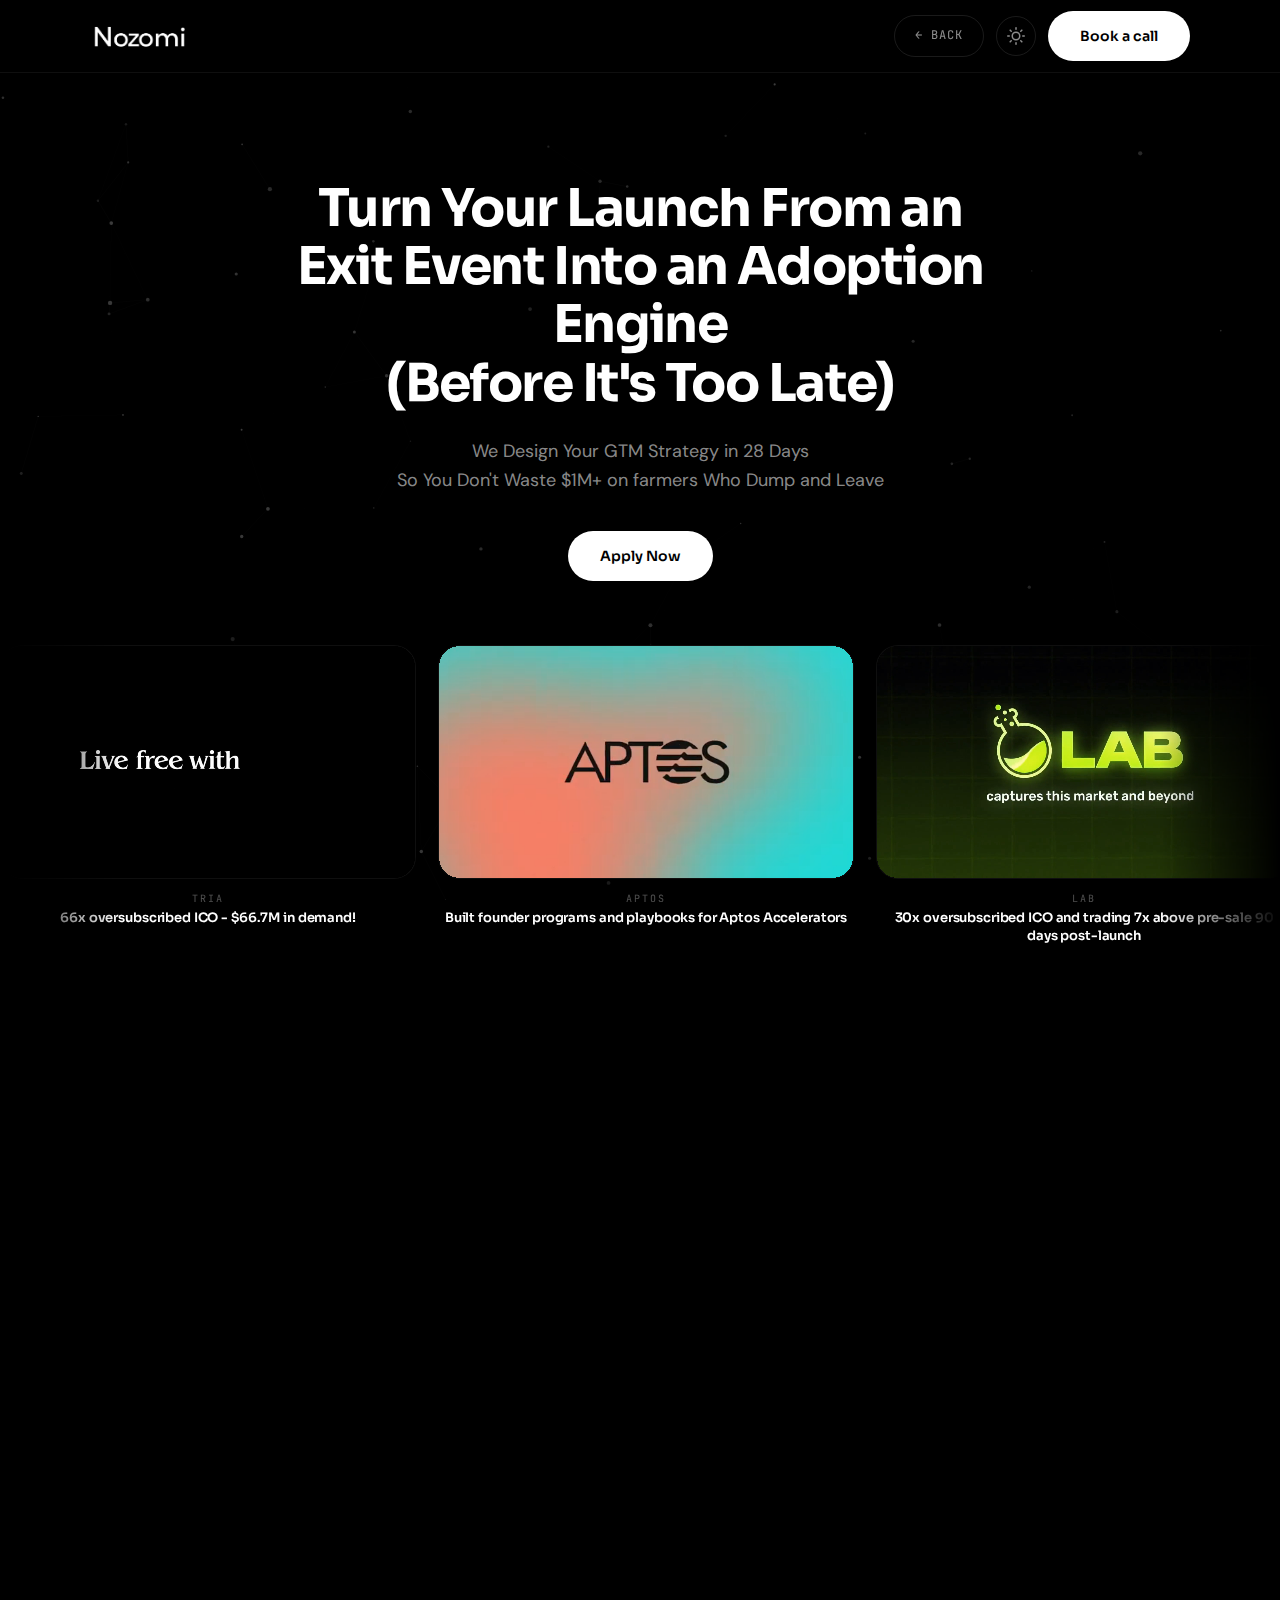
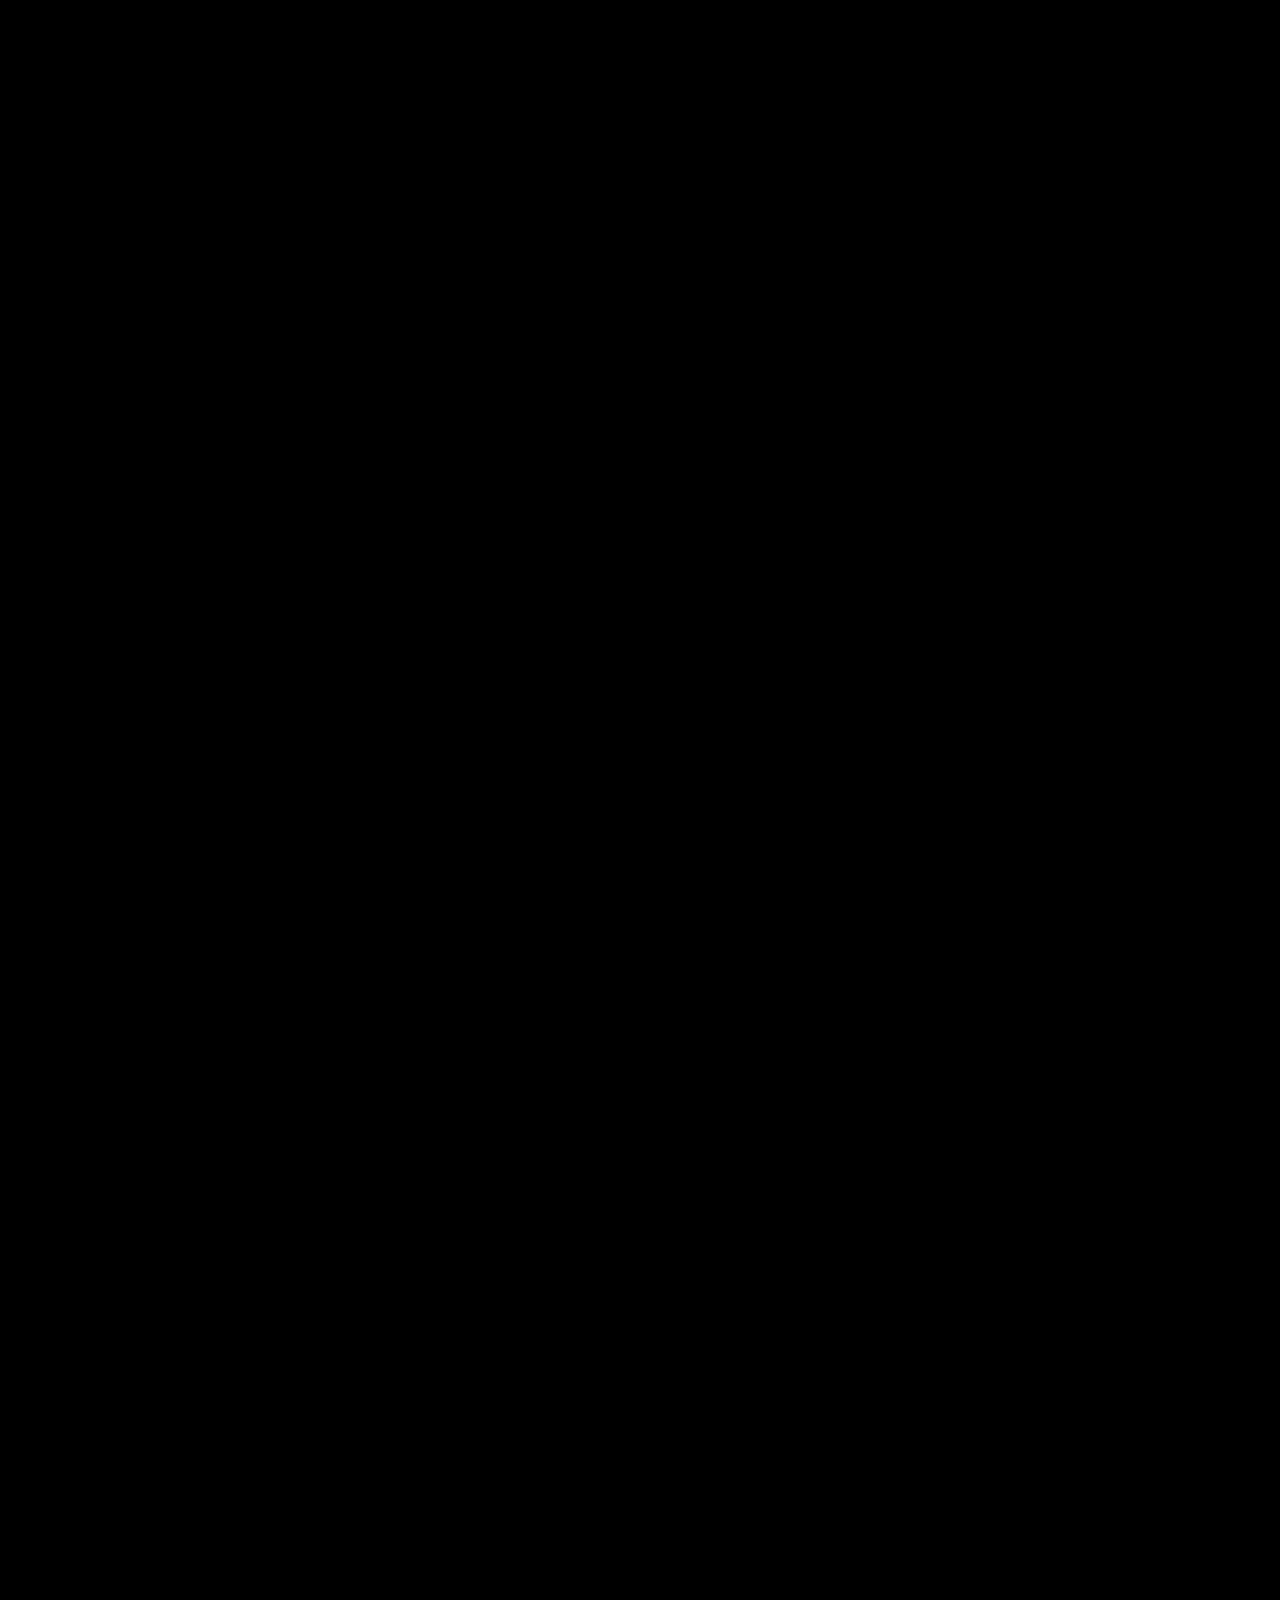
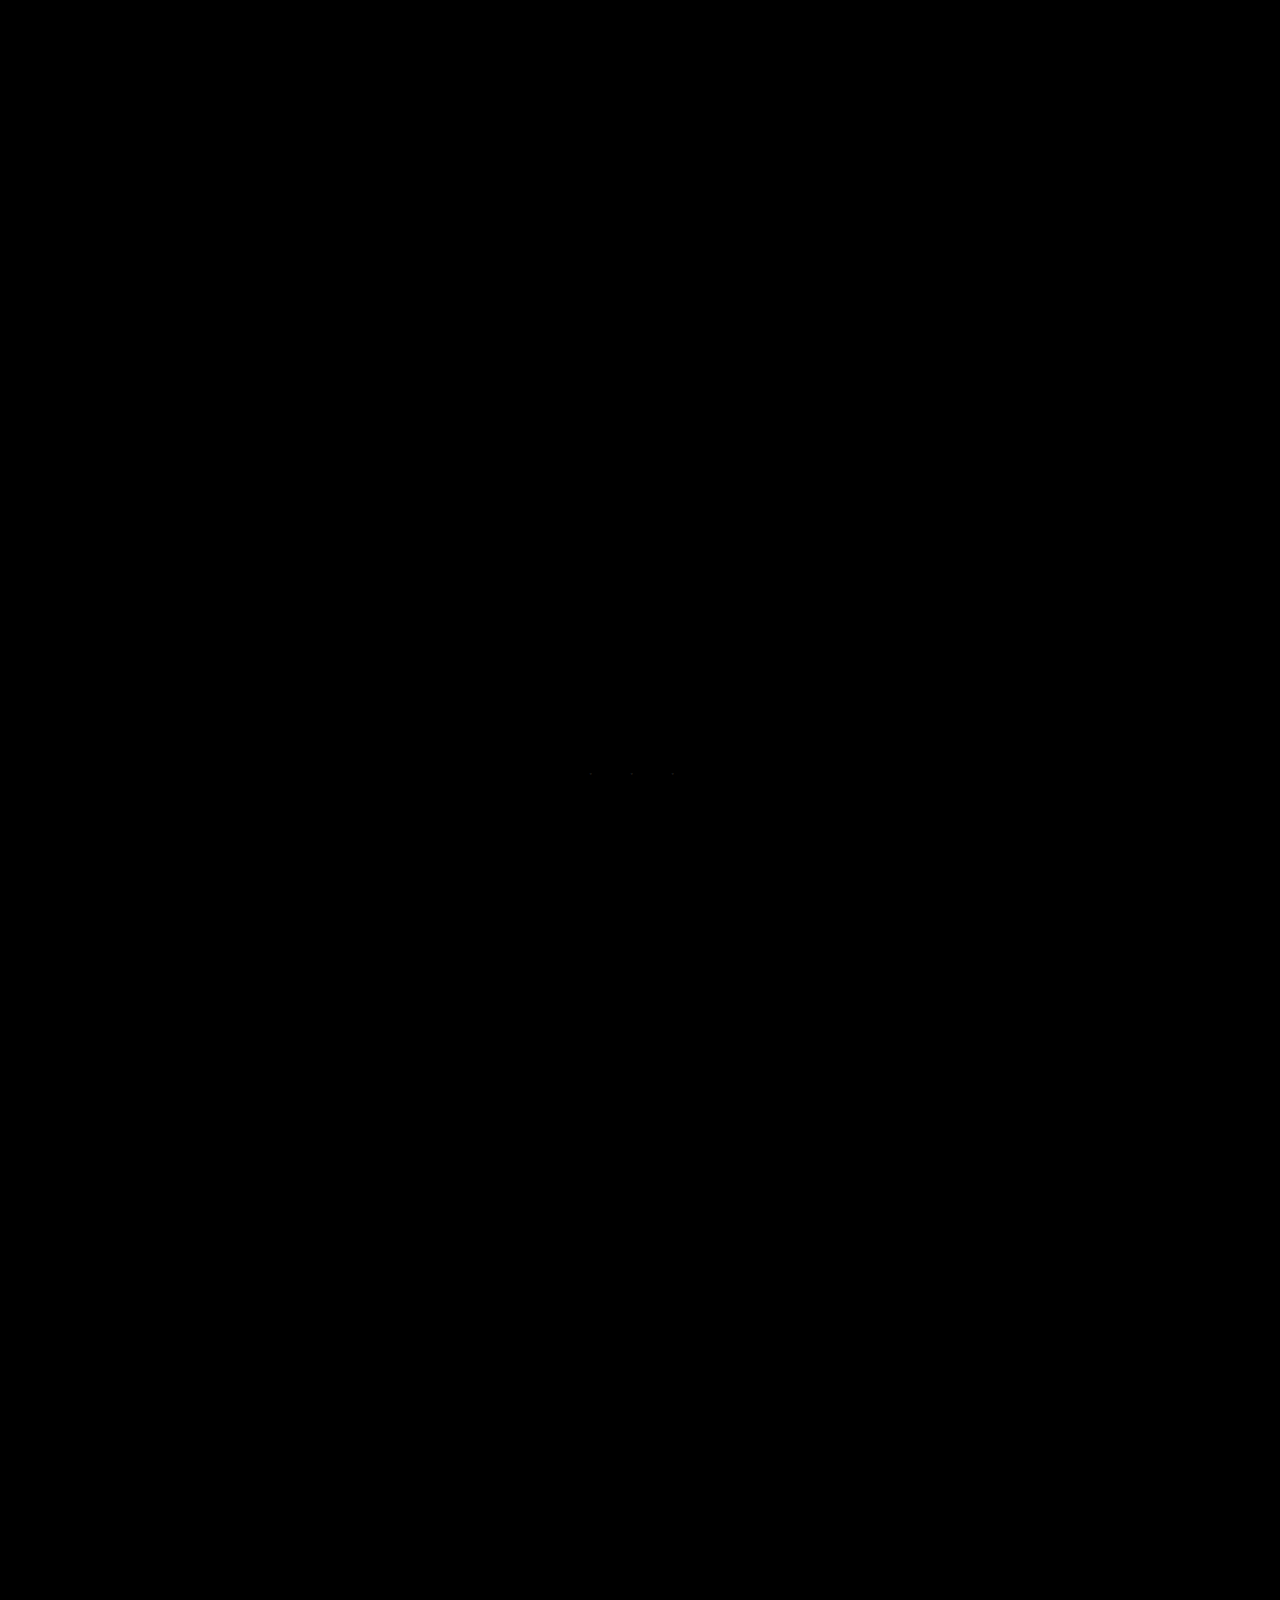
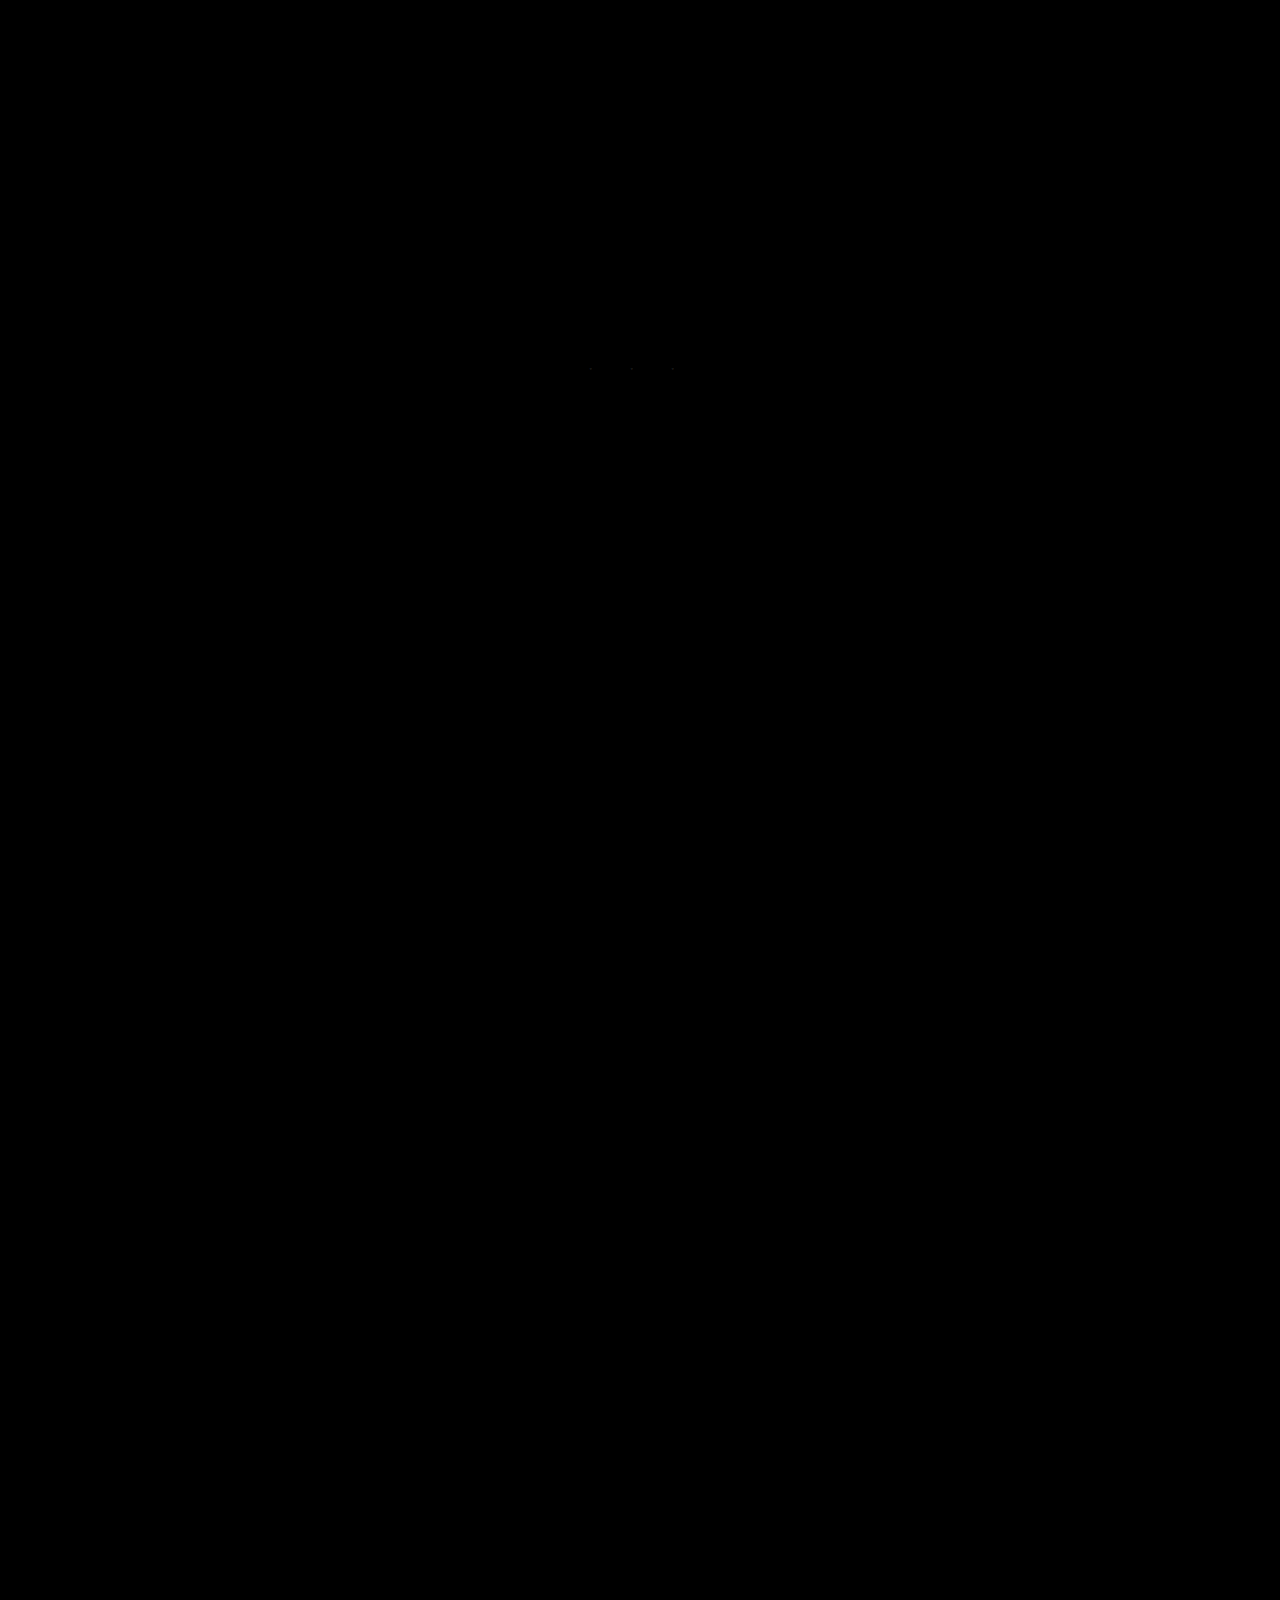
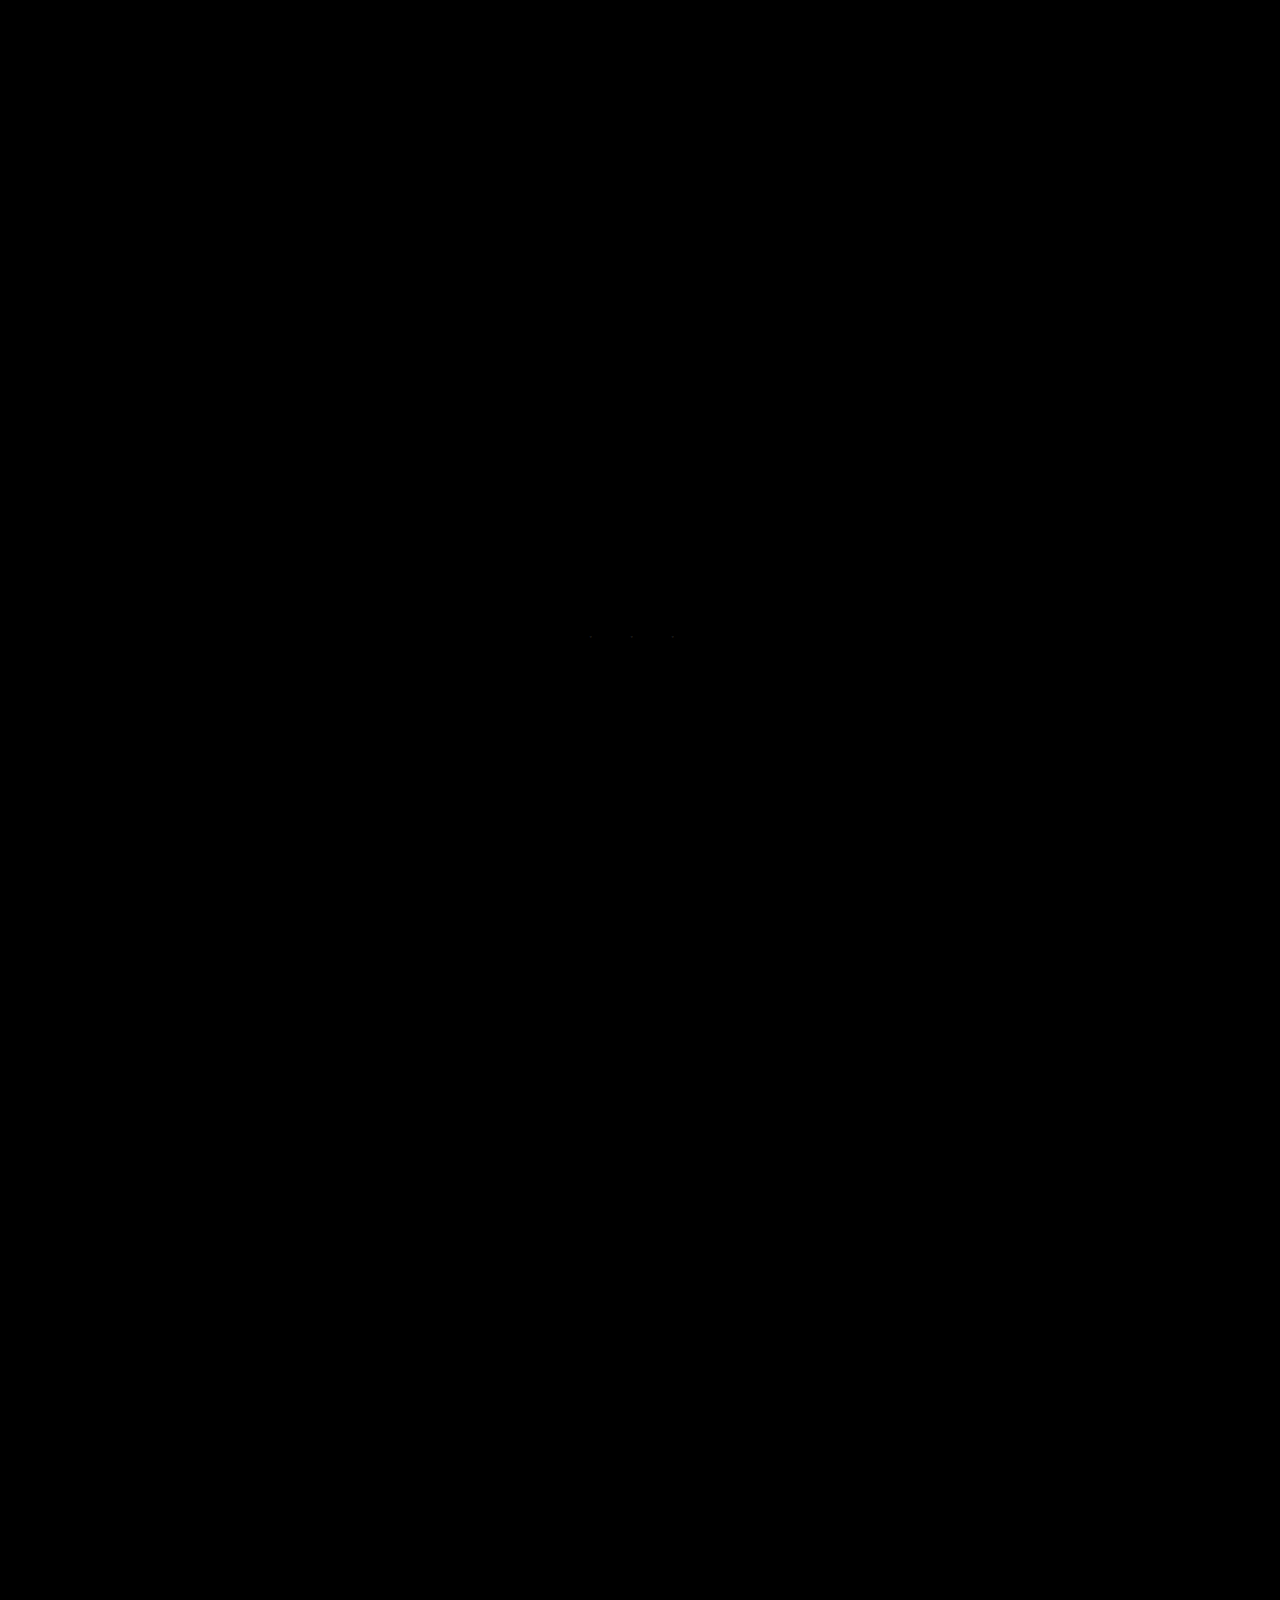
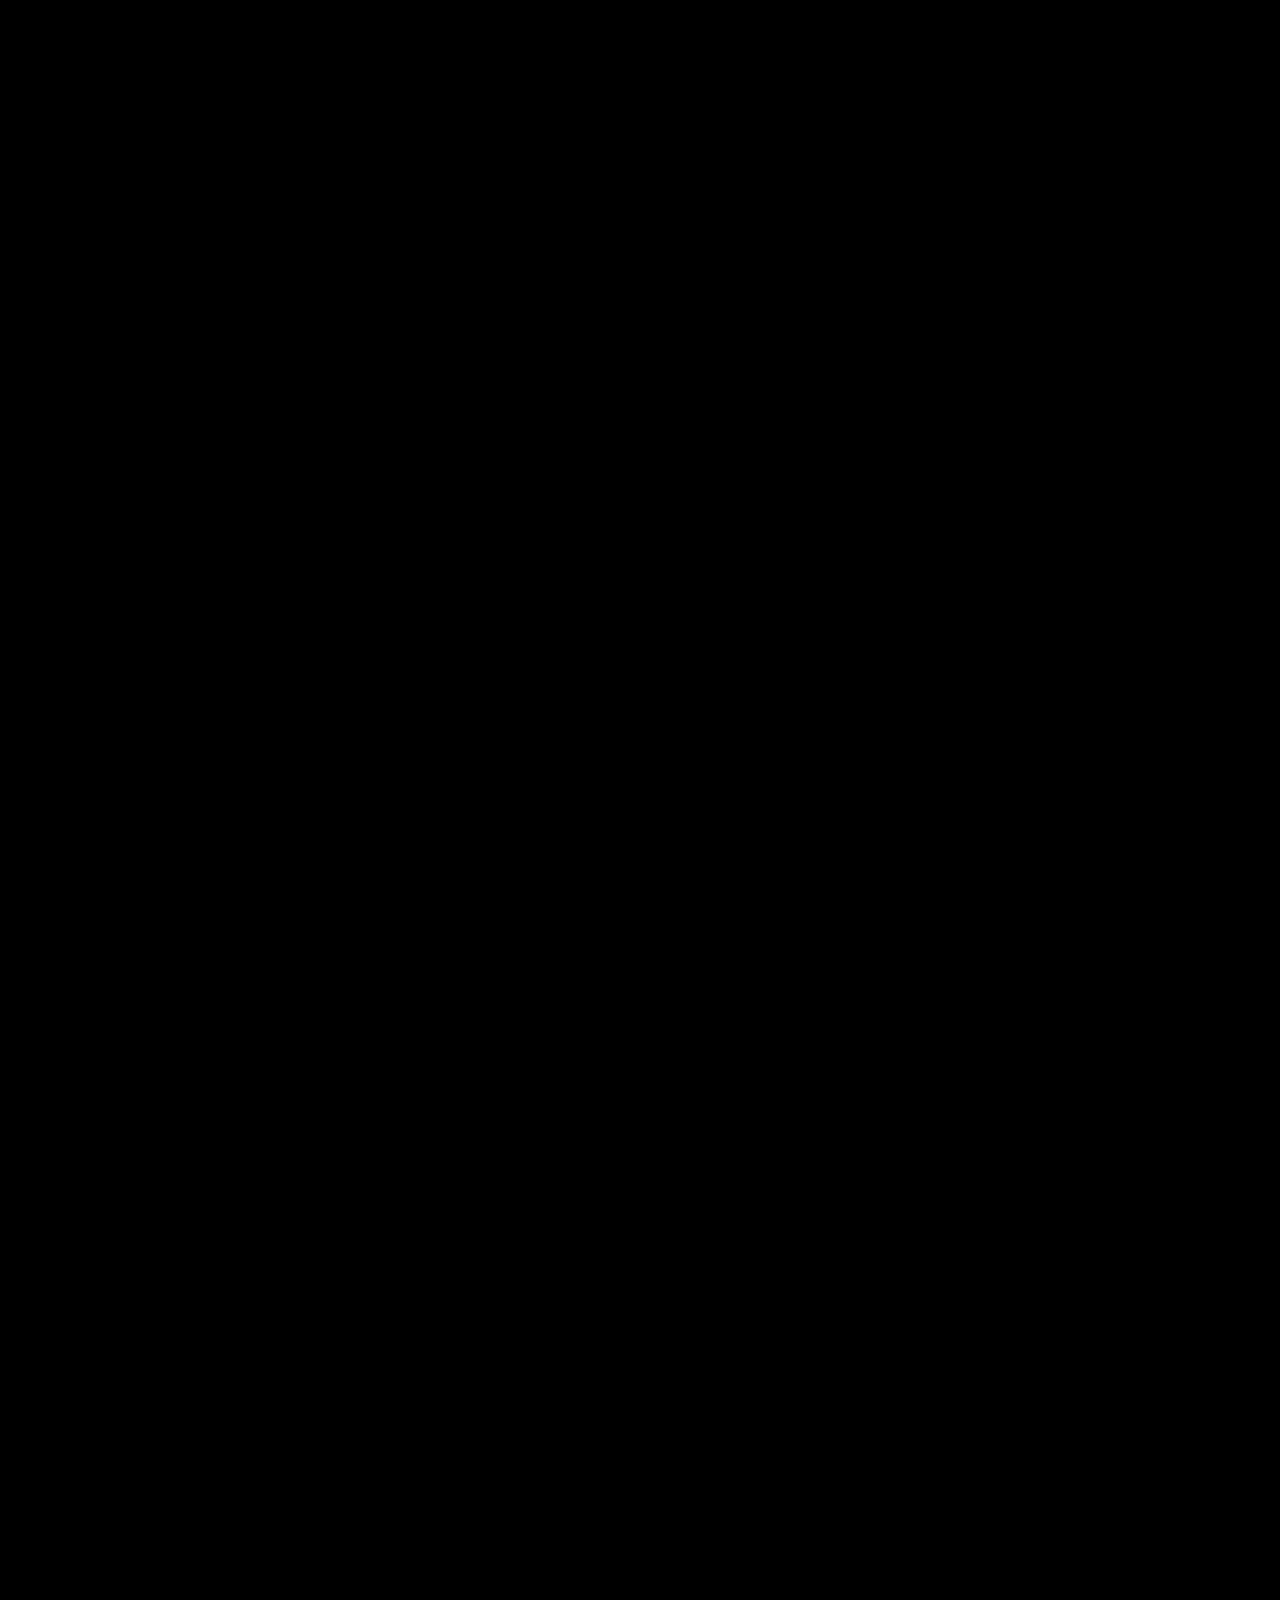
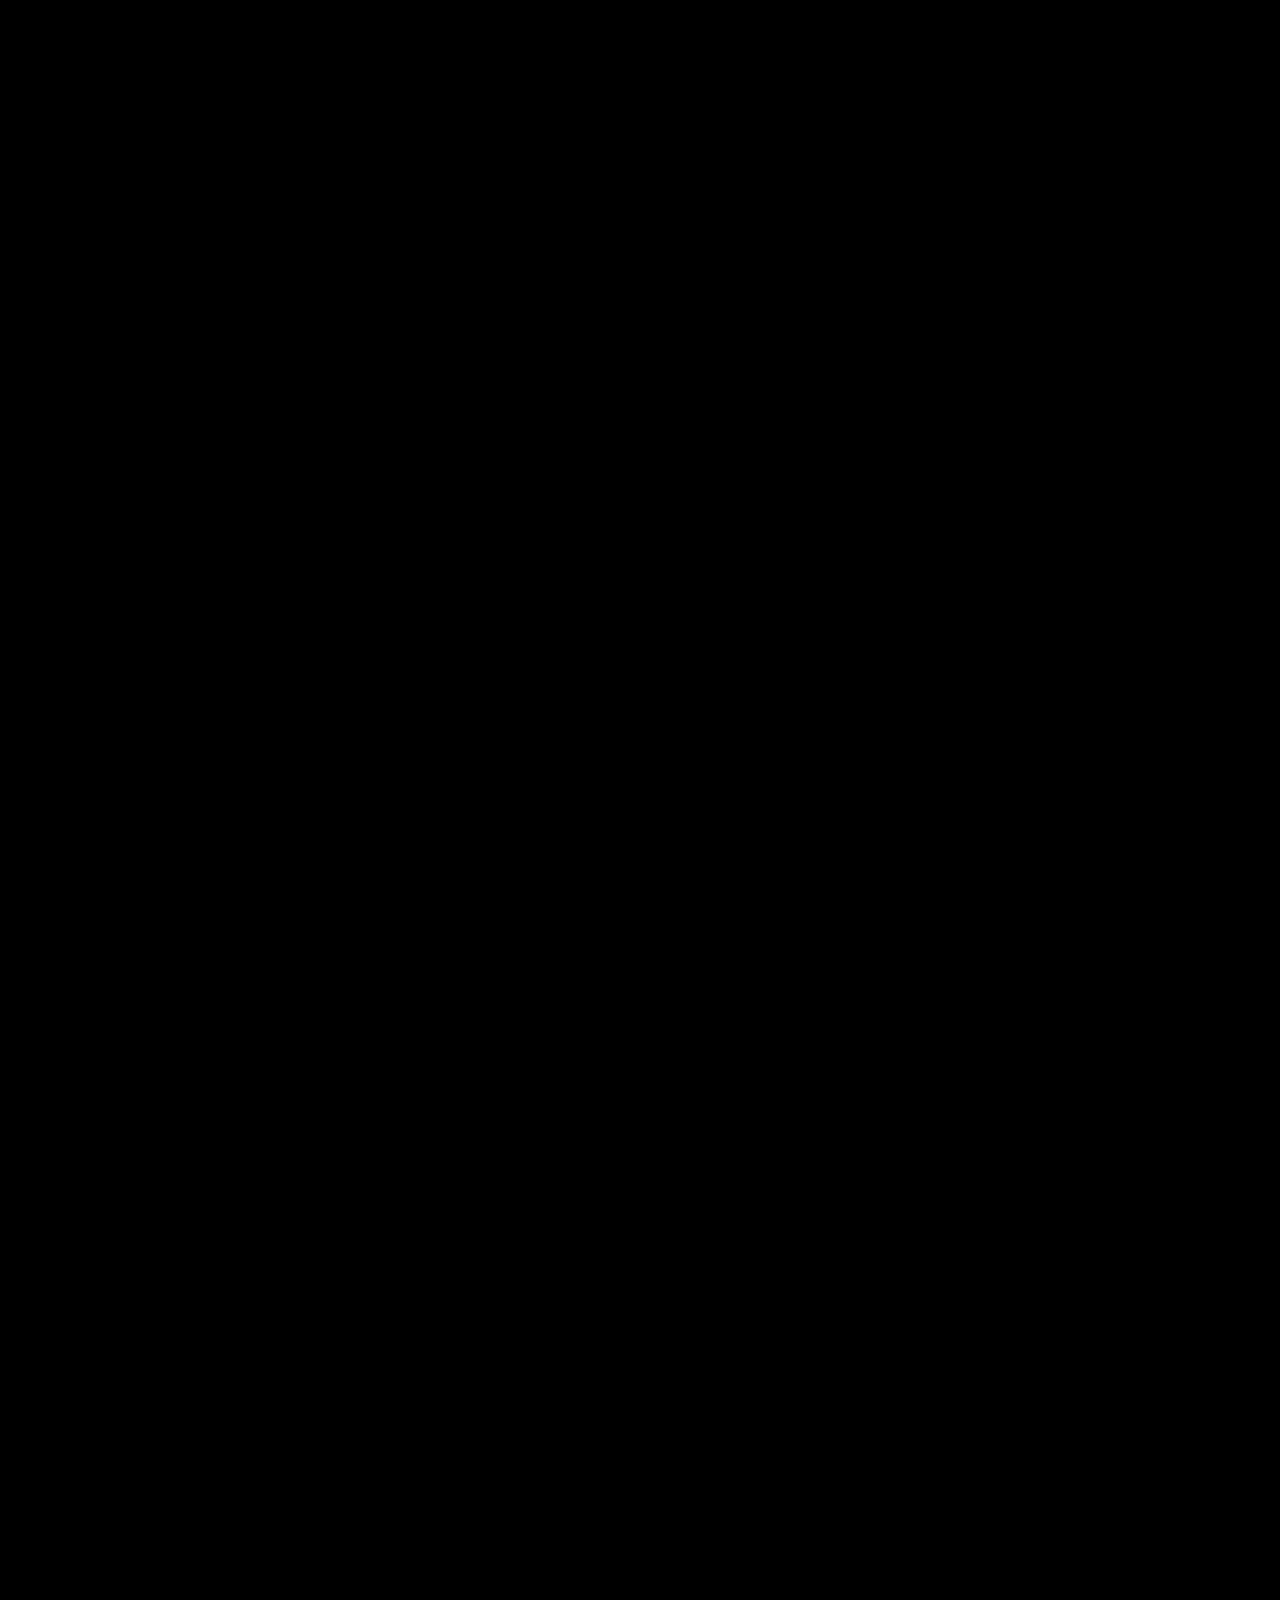
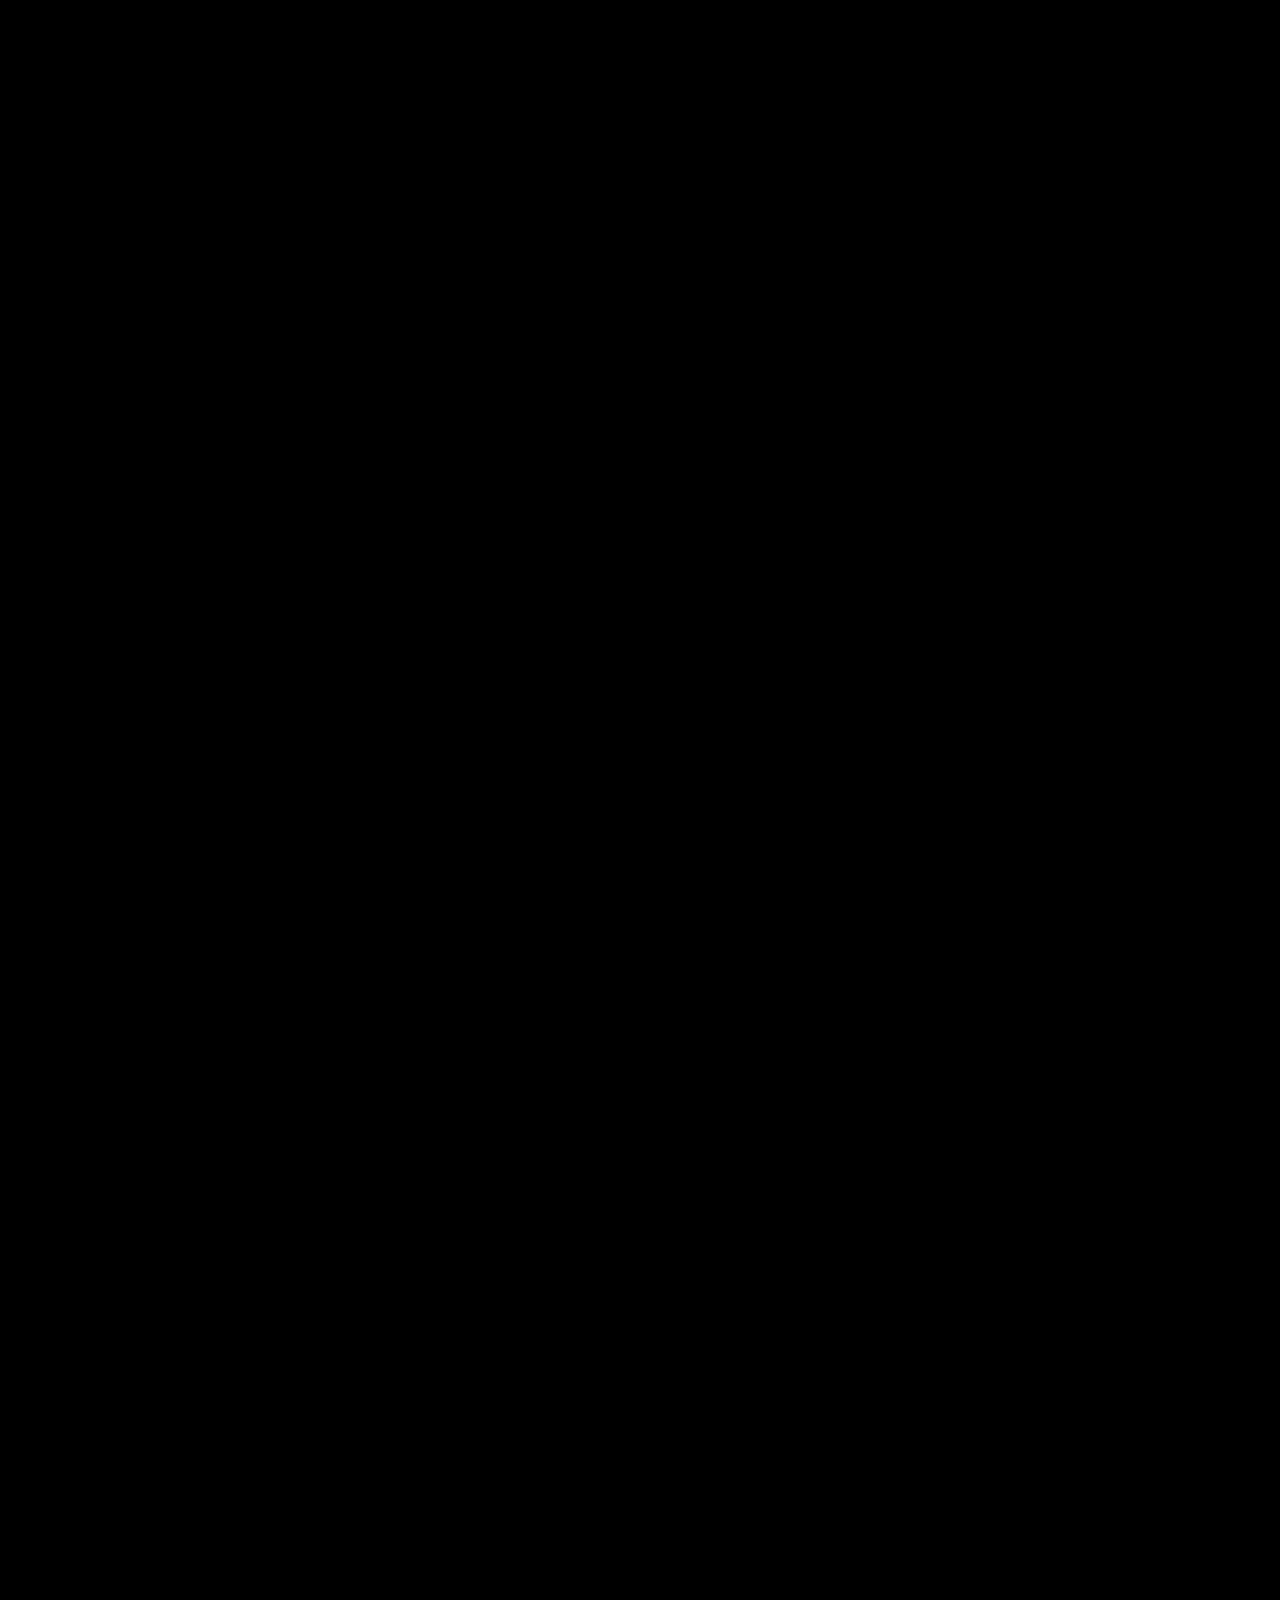
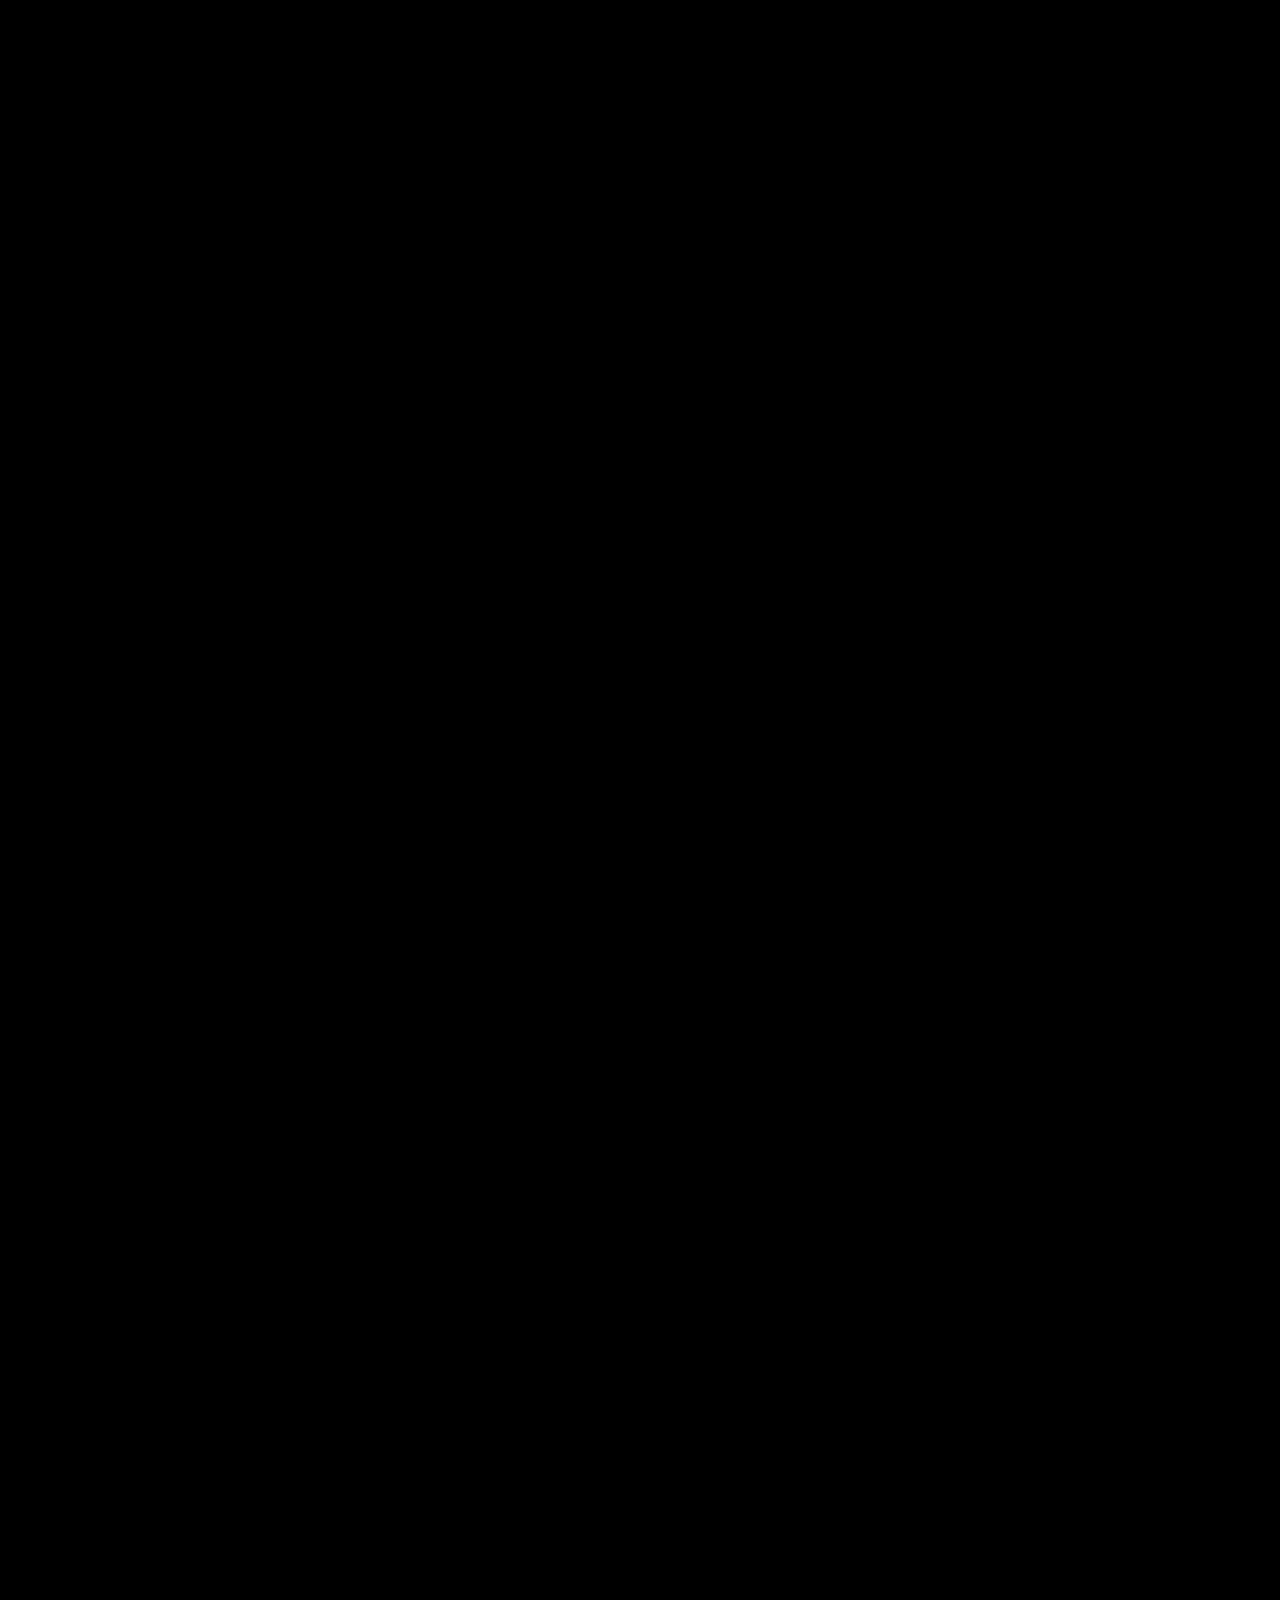
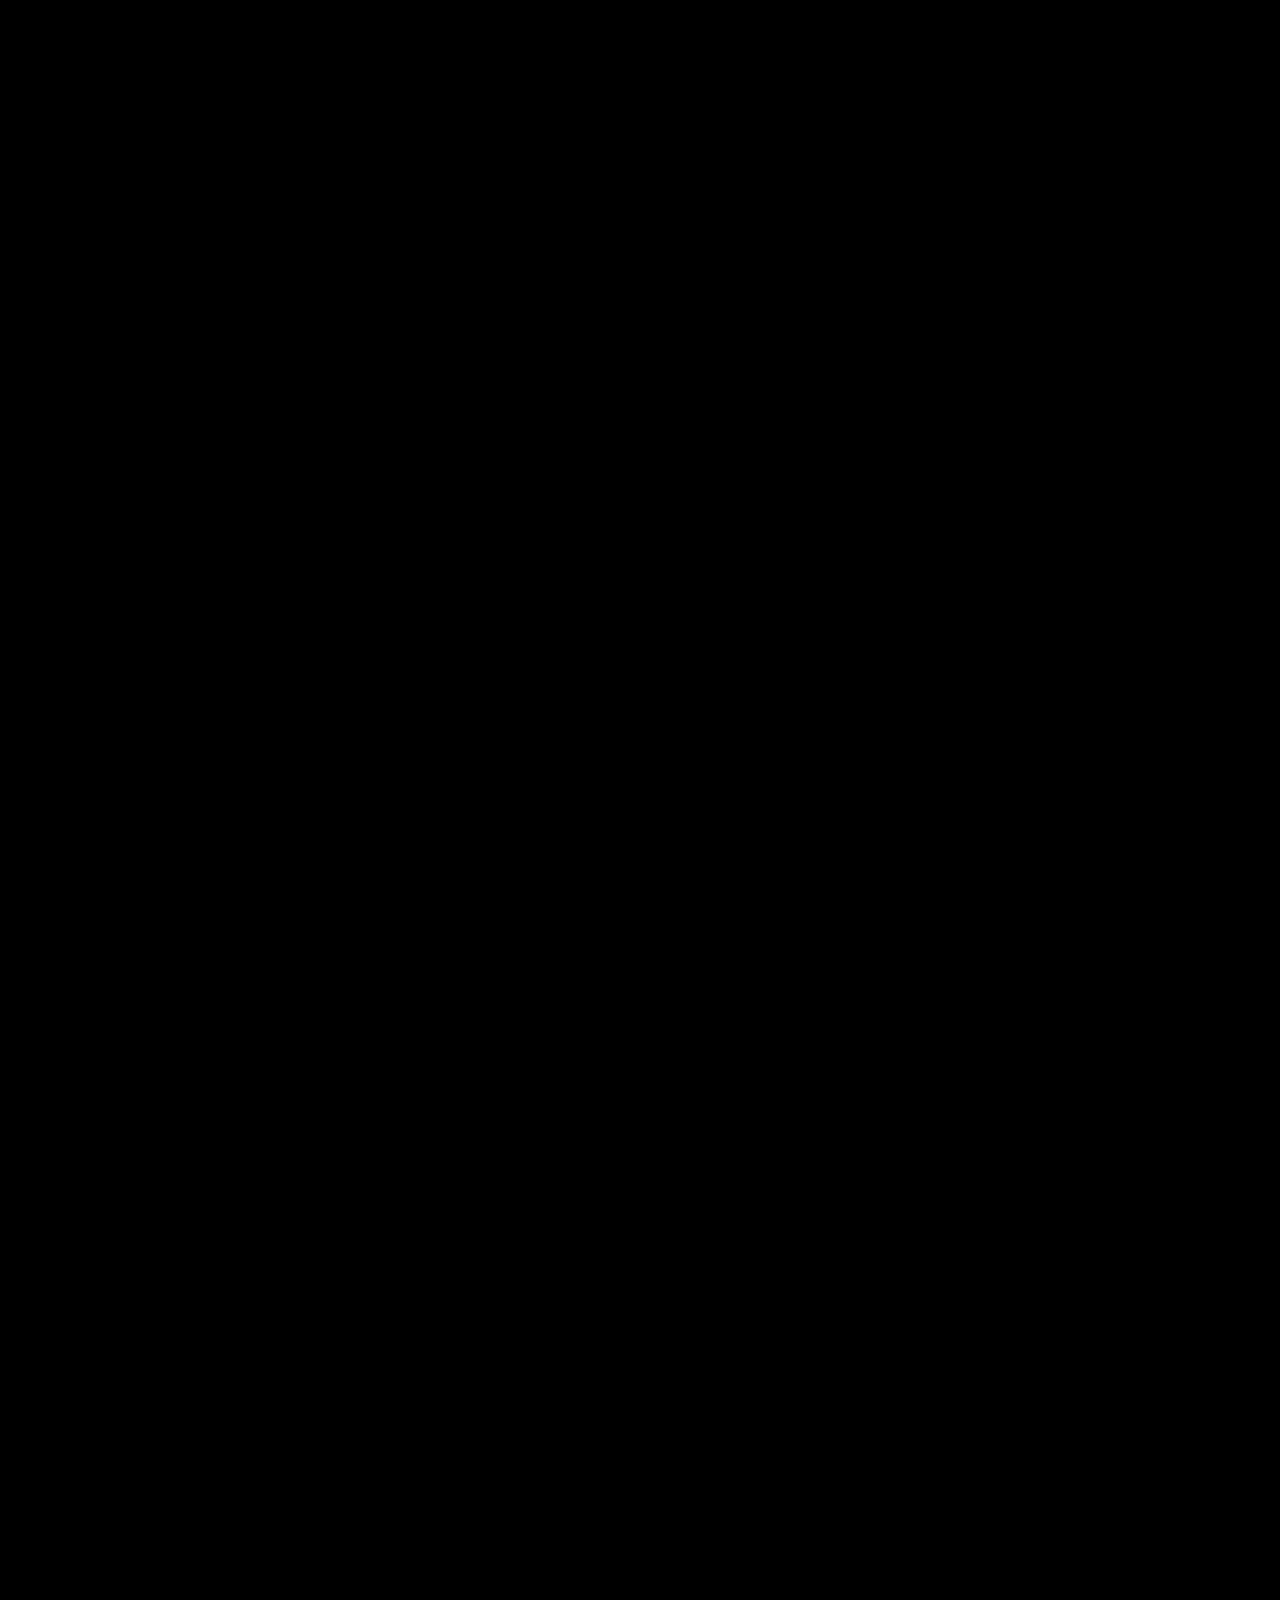
<file: gtm/index.html>
<!DOCTYPE html>
<html lang="en" data-theme="dark">
<head>
<meta charset="UTF-8">
<meta name="viewport" content="width=device-width, initial-scale=1.0">
<title>GTM Advisory — Nozomi</title>
<link rel="preconnect" href="https://fonts.googleapis.com">
<link href="https://fonts.googleapis.com/css2?family=Sora:wght@300;400;500;600;700;800&family=DM+Sans:ital,wght@0,300;0,400;0,500;0,700;1,400&family=JetBrains+Mono:wght@400;500&display=swap" rel="stylesheet">
<style>
:root{--font-display:'Sora',sans-serif;--font-body:'DM Sans',sans-serif;--font-mono:'JetBrains Mono',monospace;--ease-out-expo:cubic-bezier(0.16,1,0.3,1);--radius-sm:8px;--radius-md:14px;--radius-lg:22px}
[data-theme="dark"]{--bg-primary:#000;--bg-secondary:#0a0a0a;--bg-card:#141414;--border-subtle:rgba(255,255,255,0.06);--border-medium:rgba(255,255,255,0.1);--text-primary:#fff;--text-secondary:rgba(255,255,255,0.55);--text-tertiary:rgba(255,255,255,0.3);--nav-bg:rgba(0,0,0,0.85);--particle-color:255,255,255;--particle-opacity:0.3;--particle-line-opacity:0.04;--glow-color:rgba(255,255,255,0.06);--shadow-md:0 8px 32px rgba(0,0,0,0.5)}
[data-theme="light"]{--bg-primary:#FAF6F1;--bg-secondary:#F3EDE6;--bg-card:#FFFFFF;--border-subtle:rgba(0,0,0,0.06);--border-medium:rgba(0,0,0,0.1);--text-primary:#0a0a0a;--text-secondary:rgba(0,0,0,0.55);--text-tertiary:rgba(0,0,0,0.3);--nav-bg:rgba(250,246,241,0.85);--particle-color:0,0,0;--particle-opacity:0.55;--particle-line-opacity:0.12;--glow-color:rgba(0,0,0,0.04);--shadow-md:0 8px 32px rgba(0,0,0,0.08)}
#particles-canvas{position:fixed;top:0;left:0;width:100%;height:100%;z-index:0;pointer-events:none;transition:opacity 0.3s ease}
.theme-morph{position:fixed;top:0;left:0;width:100%;height:100%;z-index:9999;pointer-events:none}
*,*::before,*::after{margin:0;padding:0;box-sizing:border-box}html{scroll-behavior:smooth}body{font-family:var(--font-body);background:var(--bg-primary);color:var(--text-primary);-webkit-font-smoothing:antialiased;line-height:1.6}a{color:inherit;text-decoration:none}img{max-width:100%;display:block}
.nav{position:fixed;top:0;width:100%;z-index:1000;padding:0 32px;background:var(--nav-bg);backdrop-filter:blur(20px);border-bottom:1px solid var(--border-subtle)}.nav-inner{max-width:1100px;margin:0 auto;display:flex;align-items:center;justify-content:space-between;height:72px}.nav-logo img{height:32px}[data-theme="dark"] .nav-logo .logo-light{display:none}[data-theme="light"] .nav-logo .logo-dark{display:none}.nav-actions{display:flex;align-items:center;gap:12px}.btn-back{font-family:var(--font-mono);font-size:12px;letter-spacing:1px;text-transform:uppercase;color:var(--text-secondary);padding:10px 20px;border:1px solid var(--border-medium);border-radius:100px;transition:all 0.3s ease}.btn-back:hover{color:var(--text-primary);border-color:var(--text-primary)}
.theme-toggle{width:40px;height:40px;border-radius:50%;border:1px solid var(--border-medium);background:transparent;cursor:pointer;display:flex;align-items:center;justify-content:center;transition:all 0.3s ease;color:var(--text-secondary)}.theme-toggle:hover{border-color:var(--text-primary);color:var(--text-primary)}.theme-toggle svg{width:18px;height:18px;stroke:currentColor;fill:none;stroke-width:2;stroke-linecap:round;stroke-linejoin:round}.btn-primary{font-family:var(--font-display);font-size:14px;font-weight:600;padding:14px 32px;border-radius:100px;transition:all 0.3s var(--ease-out-expo);cursor:pointer;border:none;display:inline-block}[data-theme="dark"] .btn-primary{background:#fff;color:#000}[data-theme="light"] .btn-primary{background:#000;color:#fff}.btn-primary:hover{transform:translateY(-2px)}
.container{max-width:760px;margin:0 auto;padding:0 32px}.container-wide{max-width:1100px;margin:0 auto;padding:0 32px}
.gtm-hero{padding:180px 0 100px;text-align:center}.gtm-hero h1{font-family:var(--font-display);font-size:clamp(32px,5vw,52px);font-weight:700;line-height:1.12;letter-spacing:-0.03em;margin-bottom:24px}.gtm-hero .subtitle{font-size:18px;color:var(--text-secondary);line-height:1.6;max-width:560px;margin:0 auto 36px}
.lf-section{padding:48px 0;position:relative;z-index:1}.lf-section+.lf-section{border-top:none}.section-label{font-family:var(--font-mono);font-size:11px;font-weight:500;letter-spacing:3px;text-transform:uppercase;color:var(--text-tertiary);margin-bottom:32px}.section-heading{font-family:var(--font-display);font-size:clamp(28px,4vw,42px);font-weight:700;line-height:1.15;letter-spacing:-0.02em;margin-bottom:48px}
.prose{max-width:720px}.prose p{font-size:17px;line-height:1.85;color:var(--text-secondary);margin-bottom:36px}.prose p strong{color:var(--text-primary);font-weight:600}.prose p.highlight{color:var(--text-primary);font-weight:600;font-size:19px}.prose p.dim{color:var(--text-tertiary)}.prose .spacer{height:28px}.prose .list-item{padding-left:20px;position:relative}.prose .list-item::before{content:'+';position:absolute;left:0;color:var(--text-tertiary);font-weight:600}
.reading-progress{position:fixed;top:0;left:0;width:0%;height:2px;background:var(--text-primary);z-index:1001;transition:width 0.1s linear;opacity:0.6}
.pull-quote{font-family:var(--font-display);font-size:clamp(24px,3.5vw,36px);font-weight:700;line-height:1.25;letter-spacing:-0.02em;color:var(--text-primary);text-align:center;max-width:700px;margin:40px auto;padding:36px 0;position:relative}.pull-quote::before{content:'';position:absolute;top:0;left:50%;transform:translateX(-50%);width:60px;height:2px;background:var(--text-tertiary)}.pull-quote::after{content:'';position:absolute;bottom:0;left:50%;transform:translateX(-50%);width:60px;height:2px;background:var(--text-tertiary)}
.mid-cta{text-align:center;padding:32px 0;margin:0}.mid-cta .btn-primary{font-size:15px;padding:16px 36px}.mid-cta p{font-size:13px;color:var(--text-tertiary);margin-top:12px;font-style:italic}
.dot-divider{text-align:center;padding:8px 0;color:rgba(255,255,255,0.1);font-size:18px;letter-spacing:16px}[data-theme="light"] .dot-divider{color:rgba(0,0,0,0.1)}
.img-placeholder{width:100%;max-width:520px;margin:40px auto;border-radius:var(--radius-lg);overflow:hidden;border:1px solid var(--border-medium)}.img-placeholder img{width:100%;display:block}
.deliverables-grid{display:grid;grid-template-columns:1fr 1fr;gap:20px;margin:48px 0}
.deliverable-card-v2{background:var(--bg-card);border:1px solid var(--border-subtle);border-radius:var(--radius-lg);padding:44px 36px;transition:all 0.4s var(--ease-out-expo);position:relative;overflow:hidden;transform-style:preserve-3d}.deliverable-card-v2:hover{border-color:var(--border-medium);box-shadow:var(--shadow-md)}.deliverable-card-v2::before{content:'';position:absolute;width:400px;height:400px;border-radius:50%;background:radial-gradient(circle,var(--glow-color) 0%,transparent 70%);pointer-events:none;opacity:0;transition:opacity 0.4s ease;transform:translate(-50%,-50%);left:var(--glow-x,50%);top:var(--glow-y,50%);z-index:1}.deliverable-card-v2::after{content:'';position:absolute;top:0;left:0;right:0;height:1px;background:linear-gradient(90deg,transparent,var(--text-primary),transparent);opacity:0;transition:opacity 0.4s ease}.deliverable-card-v2:hover::before{opacity:1}.deliverable-card-v2:hover::after{opacity:0.15}.deliverable-card-v2 .num{font-family:var(--font-display);font-size:48px;font-weight:800;color:rgba(255,255,255,0.08);letter-spacing:-0.02em;margin-bottom:16px;line-height:1}[data-theme="light"] .deliverable-card-v2 .num{color:rgba(0,0,0,0.06)}.deliverable-card-v2 h3{font-family:var(--font-display);font-size:20px;font-weight:700;margin-bottom:14px;letter-spacing:-0.01em}.deliverable-card-v2 p{font-size:15px;color:var(--text-secondary);line-height:1.75}
.team-photos{display:flex;gap:24px;justify-content:center;margin:48px 0 40px}.team-photo{width:200px;height:200px;border-radius:var(--radius-lg);overflow:hidden;border:1px solid var(--border-medium)}.team-photo img{width:100%;height:100%;object-fit:cover}
.example-block{margin:48px 0;padding:36px;background:var(--bg-card);border:1px solid var(--border-subtle);border-radius:var(--radius-lg);position:relative;overflow:hidden;transform-style:preserve-3d;transition:all 0.4s var(--ease-out-expo)}.example-block::before{content:'';position:absolute;width:400px;height:400px;border-radius:50%;background:radial-gradient(circle,var(--glow-color) 0%,transparent 70%);pointer-events:none;opacity:0;transition:opacity 0.4s ease;transform:translate(-50%,-50%);left:var(--glow-x,50%);top:var(--glow-y,50%);z-index:1}.example-block::after{content:'';position:absolute;top:0;left:0;right:0;height:1px;background:linear-gradient(90deg,transparent,var(--text-primary),transparent);opacity:0;transition:opacity 0.4s ease}.example-block:hover{border-color:var(--border-medium);box-shadow:var(--shadow-md)}.example-block:hover::before{opacity:1}.example-block:hover::after{opacity:0.15}.example-block .example-photo{width:280px;height:200px;margin:0 auto 24px;border-radius:var(--radius-md);overflow:hidden;border:1px solid var(--border-medium)}.example-block .example-photo img{width:100%;height:100%;object-fit:cover}.example-block h3{font-family:var(--font-display);font-size:20px;font-weight:700;margin-bottom:16px}.example-block p{font-size:15px;color:var(--text-secondary);line-height:1.7;margin-bottom:12px}.example-block p strong{color:var(--text-primary)}.example-block .list-item{padding-left:20px;position:relative}.example-block .list-item::before{content:'+';position:absolute;left:0;color:var(--text-tertiary);font-weight:600}
.for-grid{display:grid;grid-template-columns:1fr 1fr;gap:24px;margin:40px 0}.for-card{padding:28px;border-radius:var(--radius-lg);border:1px solid var(--border-subtle)}.for-card h4{font-family:var(--font-display);font-size:15px;font-weight:600;margin-bottom:16px}.for-card.yes{border-color:rgba(100,200,100,0.2)}.for-card.no{border-color:rgba(200,100,100,0.15)}.for-card li{font-size:14px;color:var(--text-secondary);line-height:1.7;margin-bottom:8px;list-style:none;padding-left:20px;position:relative}.for-card.yes li::before{content:'✓';position:absolute;left:0;color:rgba(100,200,100,0.7);font-weight:600}.for-card.no li::before{content:'✗';position:absolute;left:0;color:rgba(200,100,100,0.6);font-weight:600}
.cost-grid{display:grid;grid-template-columns:repeat(3,1fr);gap:16px;margin:40px 0;text-align:center}.cost-item{padding:24px;background:var(--bg-card);border:1px solid var(--border-subtle);border-radius:var(--radius-md);position:relative;overflow:hidden;transform-style:preserve-3d;transition:all 0.4s var(--ease-out-expo)}.cost-item::before{content:'';position:absolute;width:400px;height:400px;border-radius:50%;background:radial-gradient(circle,var(--glow-color) 0%,transparent 70%);pointer-events:none;opacity:0;transition:opacity 0.4s ease;transform:translate(-50%,-50%);left:var(--glow-x,50%);top:var(--glow-y,50%);z-index:1}.cost-item::after{content:'';position:absolute;top:0;left:0;right:0;height:1px;background:linear-gradient(90deg,transparent,var(--text-primary),transparent);opacity:0;transition:opacity 0.4s ease}.cost-item:hover{border-color:var(--border-medium);box-shadow:var(--shadow-md)}.cost-item:hover::before{opacity:1}.cost-item:hover::after{opacity:0.15}.cost-item .amount{font-family:var(--font-display);font-size:22px;font-weight:700;margin-bottom:4px}.cost-item .label{font-size:13px;color:var(--text-tertiary)}
.pricing-box{background:var(--bg-card);border:1px solid var(--border-medium);border-radius:var(--radius-lg);padding:60px 48px;max-width:640px;margin:0 auto 48px;text-align:center;position:relative;overflow:hidden;transform-style:preserve-3d;transition:all 0.4s var(--ease-out-expo)}.pricing-box::before{content:'';position:absolute;width:400px;height:400px;border-radius:50%;background:radial-gradient(circle,var(--glow-color) 0%,transparent 70%);pointer-events:none;opacity:0;transition:opacity 0.4s ease;transform:translate(-50%,-50%);left:var(--glow-x,50%);top:var(--glow-y,50%);z-index:1}.pricing-box::after{content:'';position:absolute;top:0;left:0;right:0;height:1px;background:linear-gradient(90deg,transparent,var(--text-primary),transparent);opacity:0;transition:opacity 0.4s ease}.pricing-box:hover::before{opacity:1}.pricing-box:hover::after{opacity:0.15}.pricing-box h3{font-family:var(--font-display);font-size:28px;font-weight:700;margin-bottom:8px}.pricing-box ul{list-style:none;text-align:left;margin:28px 0}.pricing-box li{font-size:15px;color:var(--text-secondary);padding:10px 0;border-bottom:1px solid var(--border-subtle);padding-left:24px;position:relative}.pricing-box li::before{content:'→';position:absolute;left:0;color:var(--text-tertiary)}.pricing-meta{display:flex;gap:32px;justify-content:center;margin-top:20px}.pricing-meta span{font-size:14px;color:var(--text-tertiary)}.pricing-meta strong{color:var(--text-secondary)}
.logo-row{display:grid;grid-template-columns:repeat(4,1fr);gap:14px;margin:40px 0}.logo-item{display:flex;align-items:center;justify-content:center;padding:20px 16px}.logo-item img{max-height:36px;object-fit:contain}[data-theme="dark"] .logo-item img{filter:invert(1) brightness(1.6);opacity:0.5}[data-theme="light"] .logo-item img{filter:grayscale(1) brightness(0.3);opacity:0.4}
.faq-item{border-bottom:1px solid var(--border-subtle)}.faq-item:first-child{border-top:1px solid var(--border-subtle)}.faq-q{display:flex;align-items:center;justify-content:space-between;padding:20px 0;cursor:pointer;gap:16px}.faq-q h4{font-family:var(--font-display);font-size:15px;font-weight:500}.faq-q:hover h4{color:var(--text-secondary)}.faq-toggle{font-size:20px;color:var(--text-tertiary);transition:transform 0.3s ease}.faq-a{max-height:0;overflow:hidden;transition:max-height 0.4s var(--ease-out-expo)}.faq-a p{font-size:14px;color:var(--text-secondary);line-height:1.8;padding-bottom:20px}.faq-item.open .faq-a{max-height:2000px}.faq-item.open .faq-toggle{transform:rotate(45deg)}
.final-cta{padding:100px 0;text-align:center;border-top:1px solid var(--border-subtle)}.final-cta h2{font-family:var(--font-display);font-size:clamp(28px,4vw,40px);font-weight:700;margin-bottom:20px;letter-spacing:-0.02em}.final-cta p{font-size:16px;color:var(--text-secondary);max-width:520px;margin:0 auto 16px;line-height:1.7}
.mobile-sticky-cta{display:none;position:fixed;bottom:0;left:0;right:0;padding:12px 20px;background:var(--nav-bg);backdrop-filter:blur(20px);border-top:1px solid var(--border-subtle);z-index:999;text-align:center}.mobile-sticky-cta .btn-primary{width:100%;justify-content:center;text-align:center;display:block;padding:16px}@media(max-width:768px){.mobile-sticky-cta{display:block}body{padding-bottom:70px}}
.footer-mini{padding:32px 0;border-top:1px solid var(--border-subtle);text-align:center;font-size:13px;color:var(--text-tertiary)}
.hero-carousel{width:100vw;margin-left:calc(-50vw + 50%);overflow:hidden;position:relative;margin-top:64px}.hero-carousel::before,.hero-carousel::after{content:'';position:absolute;top:0;bottom:0;width:120px;z-index:3;pointer-events:none}.hero-carousel::before{left:0;background:linear-gradient(90deg,var(--bg-primary),transparent)}.hero-carousel::after{right:0;background:linear-gradient(270deg,var(--bg-primary),transparent)}@keyframes slideMarquee{0%{transform:translateX(0)}100%{transform:translateX(-50%)}}.hero-carousel-track{display:flex;gap:22px;animation:slideMarquee 50s linear infinite;width:max-content}.hero-carousel-track:hover{animation-play-state:paused}.carousel-slide{width:416px;border-radius:var(--radius-lg);overflow:visible;position:relative;flex-shrink:0;transition:all 0.4s ease;display:flex;flex-direction:column;gap:12px}.slide-video-wrap{position:relative;width:100%;aspect-ratio:16/9;overflow:hidden;background:#000;border-radius:var(--radius-lg);border:1px solid var(--border-subtle);transition:border-color 0.3s ease,box-shadow 0.3s ease}.carousel-slide:hover .slide-video-wrap{border-color:var(--border-medium)}.slide-video-wrap video{width:100%;height:100%;object-fit:cover;display:block}.slide-video-wrap img{width:100%;height:100%;object-fit:cover;display:block;position:absolute;inset:0;z-index:1;transition:opacity 0.4s ease}.slide-video-wrap.playing img{opacity:0;pointer-events:none}.slide-info{padding:0 4px}.slide-tag{font-family:var(--font-mono);font-size:10px;letter-spacing:2px;text-transform:uppercase;color:var(--text-tertiary);margin-bottom:2px;display:block}.slide-title{font-family:var(--font-display);font-size:13px;font-weight:600;letter-spacing:-0.01em;line-height:1.4;display:block}
@media(max-width:900px){.carousel-slide{width:336px}}@media(max-width:600px){.carousel-slide{width:272px}}
.reveal{opacity:0;transform:translateY(30px);transition:opacity 0.8s var(--ease-out-expo),transform 0.8s var(--ease-out-expo)}.reveal.visible{opacity:1;transform:none}
@media(max-width:768px){.deliverables-grid{grid-template-columns:1fr}.for-grid{grid-template-columns:1fr}.cost-grid{grid-template-columns:1fr}.logo-row{grid-template-columns:repeat(2,1fr)}.team-photos{flex-direction:column;align-items:center}.container{padding:0 20px}}
</style>
</head>
<body>
<div class="reading-progress" id="readingProgress"></div>
<canvas id="particles-canvas"></canvas>
<div class="theme-morph" id="themeMorph"></div>
<nav class="nav"><div class="nav-inner"><a href="/" class="nav-logo"><img class="logo-dark" src="../images/Nozomi_Logo_White (1).png" alt="Nozomi" height="32"><img class="logo-light" src="../images/Nozomi_Logo_Black (2).png" alt="Nozomi" height="32"></a><div class="nav-actions"><a href="/" class="btn-back">← Back</a><button id="themeToggle" class="theme-toggle" aria-label="Toggle theme"><svg viewBox="0 0 24 24"><circle cx="12" cy="12" r="5"/><line x1="12" y1="1" x2="12" y2="3"/><line x1="12" y1="21" x2="12" y2="23"/><line x1="4.22" y1="4.22" x2="5.64" y2="5.64"/><line x1="18.36" y1="18.36" x2="19.78" y2="19.78"/><line x1="1" y1="12" x2="3" y2="12"/><line x1="21" y1="12" x2="23" y2="12"/><line x1="4.22" y1="19.78" x2="5.64" y2="18.36"/><line x1="18.36" y1="5.64" x2="19.78" y2="4.22"/></svg></button><a href="#apply" class="btn-primary">Book a call</a></div></div></nav>

<section class="gtm-hero"><div class="container"><h1 class="reveal">Turn Your Launch From an Exit Event Into an Adoption Engine<br>(Before It's Too Late)</h1><p class="subtitle reveal">We Design Your GTM Strategy in 28 Days<br>So You Don't Waste $1M+ on farmers Who Dump and Leave</p><a href="#apply" class="btn-primary reveal">Apply Now</a></div>
<div class="hero-carousel"><div class="hero-carousel-track">
<div class="carousel-slide"><div class="slide-video-wrap"><video src="../videos/Tria.mp4.mp4" autoplay muted loop playsinline preload="auto"></video><img src="../images/Tria-thumbnail.webp" alt="Tria" loading="lazy"></div><div class="slide-info"><span class="slide-tag">Tria</span><span class="slide-title">66x oversubscribed ICO - $66.7M in demand!</span></div></div>
<div class="carousel-slide"><div class="slide-video-wrap"><video src="../videos/aptos mp4.mp4" autoplay muted loop playsinline preload="auto"></video><img src="../images/APTOS thumbnail.jpg" alt="Aptos" loading="lazy"></div><div class="slide-info"><span class="slide-tag">Aptos</span><span class="slide-title">Built founder programs and playbooks for Aptos Accelerators</span></div></div>
<div class="carousel-slide"><div class="slide-video-wrap"><video src="../videos/lab.mp4.mp4" autoplay muted loop playsinline preload="auto"></video><img src="../images/Lab thumnail.png" alt="Lab" loading="lazy"></div><div class="slide-info"><span class="slide-tag">Lab</span><span class="slide-title">30x oversubscribed ICO and trading 7x above pre-sale 90 days post-launch</span></div></div>
<div class="carousel-slide"><div class="slide-video-wrap"><video src="../videos/immutable.mp4.mp4" autoplay muted loop playsinline preload="auto"></video><img src="../images/immutable thumbnail.jpg" alt="Immutable" loading="lazy"></div><div class="slide-info"><span class="slide-tag">Immutable</span><span class="slide-title">70% average increase in growth across portfolio projects</span></div></div>
<div class="carousel-slide"><div class="slide-video-wrap"><video src="../videos/gods-unchained.mp4.mp4" autoplay muted loop playsinline preload="auto"></video><img src="../images/godsUnchained thumbnail.webp" alt="Gods Unchained" loading="lazy"></div><div class="slide-info"><span class="slide-tag">Gods Unchained</span><span class="slide-title">Achieved a two-year ATH in wallets and users during the bear market</span></div></div>
<div class="carousel-slide"><div class="slide-video-wrap"><video src="../videos/guild-of-guardians.mp4.mp4" autoplay muted loop playsinline preload="auto"></video><img src="../images/guild-of-guardians-thumbnail.webp" alt="Guild of Guardians" loading="lazy"></div><div class="slide-info"><span class="slide-tag">Guild of Guardians</span><span class="slide-title">Increased waitlist from 20,000 to over 1 million in 6 months</span></div></div>
<div class="carousel-slide"><div class="slide-video-wrap"><video src="../videos/Tria.mp4.mp4" autoplay muted loop playsinline preload="auto"></video><img src="../images/Tria-thumbnail.webp" alt="Tria" loading="lazy"></div><div class="slide-info"><span class="slide-tag">Tria</span><span class="slide-title">66x oversubscribed ICO - $66.7M in demand!</span></div></div>
<div class="carousel-slide"><div class="slide-video-wrap"><video src="../videos/aptos mp4.mp4" autoplay muted loop playsinline preload="auto"></video><img src="../images/APTOS thumbnail.jpg" alt="Aptos" loading="lazy"></div><div class="slide-info"><span class="slide-tag">Aptos</span><span class="slide-title">Built founder programs and playbooks for Aptos Accelerators</span></div></div>
<div class="carousel-slide"><div class="slide-video-wrap"><video src="../videos/lab.mp4.mp4" autoplay muted loop playsinline preload="auto"></video><img src="../images/Lab thumnail.png" alt="Lab" loading="lazy"></div><div class="slide-info"><span class="slide-tag">Lab</span><span class="slide-title">30x oversubscribed ICO and trading 7x above pre-sale 90 days post-launch</span></div></div>
<div class="carousel-slide"><div class="slide-video-wrap"><video src="../videos/immutable.mp4.mp4" autoplay muted loop playsinline preload="auto"></video><img src="../images/immutable thumbnail.jpg" alt="Immutable" loading="lazy"></div><div class="slide-info"><span class="slide-tag">Immutable</span><span class="slide-title">70% average increase in growth across portfolio projects</span></div></div>
<div class="carousel-slide"><div class="slide-video-wrap"><video src="../videos/gods-unchained.mp4.mp4" autoplay muted loop playsinline preload="auto"></video><img src="../images/godsUnchained thumbnail.webp" alt="Gods Unchained" loading="lazy"></div><div class="slide-info"><span class="slide-tag">Gods Unchained</span><span class="slide-title">Achieved a two-year ATH in wallets and users during the bear market</span></div></div>
<div class="carousel-slide"><div class="slide-video-wrap"><video src="../videos/guild-of-guardians.mp4.mp4" autoplay muted loop playsinline preload="auto"></video><img src="../images/guild-of-guardians-thumbnail.webp" alt="Guild of Guardians" loading="lazy"></div><div class="slide-info"><span class="slide-tag">Guild of Guardians</span><span class="slide-title">Increased waitlist from 20,000 to over 1 million in 6 months</span></div></div>
</div></div></section>

<section class="lf-section"><div class="container"><div class="section-label reveal">The Problem</div><h2 class="section-heading reveal">THE PROBLEM</h2><div class="img-placeholder reveal"><img src="../images/the problem image GTM.png" alt="The Problem"></div><div class="prose reveal"><p>Okay we've all seen that "X" post floating around...</p><p class="highlight">85% of token launches in 2025 crashed 70%+ within 48 hours.</p><p>These weren't shitcoins run by anonymous devs.</p><p>These were real teams with "great" metrics.</p><p class="list-item">Raised millions from tier 1 VCs</p><p class="list-item">$100M+ TVL.</p><p class="list-item">100K+ wallet connects.</p><p class="list-item">Millions spent on KOL campaigns.</p><p class="list-item">Trending on CT.</p><p>Everything looked perfect.</p><p class="highlight">Then TGE hit.</p><p>And the founder sat there thinking: "Wtf just happened?"</p><div class="spacer"></div><p>Here's what happened:</p><p class="highlight">Your GTM strategy attracted farmers, not owners.</p><p>You optimized for wallet count.</p><p>They optimized for extraction.</p><p>You rewarded everyone equally.</p><p>They did the minimum and left.</p><p>They thought 100,000 wallets meant 100,000 believers.</p><p class="highlight">It didn't.</p><p>And now?</p><p>They can't undo it.</p><p>Their token's distributed.</p><p>Their holders dumped.</p><p>Their network's dead.</p><p>The worst part?</p><p class="highlight">This was decided 12 months ago when they designed their GTM.</p><p>By the time tokens unlock, the outcome is already set.</p></div></div></section>

<div class="dot-divider">· · ·</div>

<section class="lf-section"><div class="container"><div class="section-label reveal">How We Help</div><h2 class="section-heading reveal">In 28 days, We build your GTM so you launch with an adoption engine not an exit event.</h2><div class="prose reveal"><p>Here's what that means:</p><p>In Web2, you optimized for power users, people who brought exponentially more value than normal users.</p><p>In Web3, you need something similar.</p><p class="highlight">We call them Power Citizens.</p><p>People who are exponentially more valuable because they don't just use your product.</p><p>They <strong>use</strong> it, <strong>contribute</strong> to it, <strong>advocate</strong> for it, and <strong>invest</strong> in it.</p><p>They're co-owners.</p><p>Not extractors.</p><p>Web3 was supposed to blur the lines between founder, employee, user, investor.</p><p class="highlight">That's what we design in 28 days:</p><p>Your complete GTM strategy that attracts Power Citizens who stay and not farmers who dump.</p></div></div></section>

<div class="dot-divider">· · ·</div>

<section class="lf-section"><div class="container"><div class="section-label reveal">Who We Are</div><h2 class="section-heading reveal">Who We Are</h2><div class="team-photos reveal"><div class="team-photo"><img src="../images/Loui.jpg" alt="Louis"></div><div class="team-photo"><img src="../images/Jinelle.png" alt="Jinelle"></div></div><div class="prose reveal"><p class="highlight">We've Been in the Room When It All Goes to Shit</p><p>I'm Louis. Former Head of Growth at Immutable.</p><p>Jinelle led marketing across Immutable + Animoca portfolios.</p><p>Together?</p><p>Worked with hundreds of projects.</p><p>Small teams with big ideas.</p><p>Mid-sized protocols finding PMF.</p><p>Most of the top 50 ecosystems like Aptos and Virtuals.</p><p>Helped teams raise $87M in 2025 alone.</p><p>We've been inside launches that 10X'd in month one.</p><p>And launches that crashed 80% on day one.</p><p>And everything in-between.</p><p>We've watched founders burn millions on KOL campaigns that spiked for a week then died.</p><p>We've seen projects with "perfect metrics" with 100K Discord, trending Twitter, millions in treasury, crater on Day 1.</p><p class="highlight">We know what separated them.</p><p class="highlight">And you get all that experience 1:1 with us, without wasting years and millions figuring it out yourself.</p></div><div class="mid-cta reveal"><a href="#apply" class="btn-primary">Book Your GTM Strategy Call →</a><p>Only 2 spots per month</p></div></div></section>

<div class="dot-divider">· · ·</div>

<section class="lf-section"><div class="container"><div class="section-label reveal">The Playbook</div><h2 class="section-heading reveal">There's No Web3 GTM Playbook Yet. So We Built One.</h2><div class="img-placeholder reveal" style="max-width:280px"><img src="../images/there no web3 gtm GTM.png" alt="Growth meme"></div><div class="prose reveal"><p>The 0.1% that survived multiple cycles like BTC, Eth, Sol, Uniswap, Aave, Hyperliquid all did the same thing.</p><p>They didn't just copy Web2 playbooks and stick on tokens.</p><p>Because you're not building a 1,000-person unicorn like Uber, Facebook or Google.</p><p>That wasn't the point of Web3.</p><p>Build unicorns? Hell yes!</p><p>But not because a massive centralized team grew it alone.</p><p class="highlight">You take a handful of people, build the tech, then align the world to grow it together.</p><p><strong>Because,</strong> Web3 was supposed to blur the lines between founder, investor, employee, user, community.</p><p>Power flows outward.</p><p>Whether you're building an L1 or a consumer facing Dapp — You're building an economy where everyone becomes an owner when your token goes live.</p><p>It's a completely different game.</p><p>Most teams don't get this.</p><p>They optimize for wallet count, Discord size, Twitter followers.</p><p>Then wonder why everyone dumped.</p><p>Think about it...</p><div class="spacer"></div><p class="highlight">Who brings more value to your network?</p><p><strong>Person A:</strong><br>Completes a few quests and shows up for free tokens. Does minimum. Dumps Day 1.</p><p><strong>Person B:</strong><br>Uses your product, contributes tech or creates content, starts recruiting friends and invests even more through crashes.</p><p>Obviously Person B.</p><p class="highlight">So why are most projects optimizing for Person A?</p><p>Because that's what most web3 GTM is doing right now.</p><p>You're attracting farmers. They're dumping. Your network's dying.</p><p>That's not tokenomics.</p><p class="highlight">That's GTM.</p></div></div></section>

<section class="lf-section"><div class="container"><h2 class="section-heading reveal" style="text-align:center">"The Power Citizen Funnel"</h2><div class="img-placeholder reveal"><img src="../images/Power Citizen Chart GTM.png" alt="Power Citizen Framework"></div><div class="prose reveal"><p>The most resilient networks and dapps optimized for <strong>alignment.</strong></p><p>They attracted people who did multiple things across FOUR types of keystone behaviours:</p><p class="list-item"><strong>Engagers</strong> → Use your product, vote in governance, show up when it matters</p><p class="list-item"><strong>Contributors</strong> → Build features, write documentation, find bugs, create content</p><p class="list-item"><strong>Advocates</strong> → Recruit users, defend you publicly, host events</p><p class="list-item"><strong>Investors</strong> → Provide capital, stake long-term, hold through crashes</p><p>Those people made each other more valuable. When someone does multiple roles, the impact is exponential.</p><p class="highlight">1+1+1+1 doesn't equal 4. It equals 10.</p><p class="highlight">We call them Power Citizens.</p><div class="spacer"></div><p>Here's the problem:</p><p>Most projects reward everyone the same.</p><p class="dim">Complete quest → 100 points</p><p class="dim">Hold 30 days → 100 points</p><p>Result? 100K farmers do minimum, dump Day 1.</p><div class="spacer"></div><p>It's like handing out chicken samples at Costco.</p><p>You don't give them to vegetarians just to boost foot traffic numbers.</p><p>Sure, they'll take the free sample if you offer them a $10 coupon on their way out.</p><p class="highlight">But they're never buying your chicken.</p><p>They don't eat chicken. They never will.</p><p>You're wasting samples on people who were never going to be customers.</p><p class="highlight">You want people who actually eat chicken.</p><p>Who try the sample and think "damn, this is good."</p><p>Who tell their friends about it.</p><p>Who come back every week and buy the family pack.</p><p>Same with your network. This is what the Power Citizen Framework aims to do.</p><div class="spacer"></div><p class="highlight">Power Citizen systems reward overlap:</p><p>If someone just engages → 1× rewards</p><p>If they Engage + Contribute → 3× rewards</p><p>If they Engage, Contribute, Advocate and Invest → 15× rewards</p><p>Farmers see the math and leave. Not worth it.</p><p class="highlight">People who believe? They stay.</p><p>Because if they actually like "chicken", you have a chance to convert them.</p></div>
<div class="pull-quote reveal">Your GTM either builds an adoption engine or an exit event. There is no in-between.</div>
<div class="example-block reveal"><div class="example-photo"><img src="../images/Michael saylor GTM.png" alt="Michael Saylor"></div><h3>Michael Saylor — Bitcoin</h3><p>He didn't just buy Bitcoin.</p><p class="list-item"><strong>Used</strong> it as treasury (Engaged).</p><p class="list-item"><strong>Published</strong> institutional frameworks (Contributed).</p><p class="list-item"><strong>Evangelized</strong> publicly for years (Advocated).</p><p class="list-item"><strong>Committed</strong> billions long-term (Invested).</p><p>Each action reinforced the others.</p><p>His billions made his tweets credible. His tweets brought buyers. His frameworks lowered barriers for institutions.</p><p><strong>Power Citizen!</strong></p></div><div class="example-block reveal"><div class="example-photo"><img src="../images/Mert Solana GTM.jpg" alt="Mert"></div><h3>Mert — Solana</h3><p>He didn't just build on Solana.</p><p class="list-item"><strong>Shipped</strong> products daily (Engaged).</p><p class="list-item"><strong>Built</strong> Helius which powers the ecosystem (Contributed).</p><p class="list-item"><strong>Defended</strong> Solana through every crash and seduced many Eth devs to come build (Advocated).</p><p class="list-item"><strong>Hired</strong> people to grow the network and invested (Invested).</p><p>His building proved his advocacy wasn't bullshit. His advocacy brought developers. His infrastructure let them ship.</p><p><strong>Power Citizen!</strong></p></div><div class="prose reveal"><p>Your project needs the same.</p><p class="highlight">Not 100K farmers extracting tokens.</p><p>Don't leave your GTM up to luck.</p><p>Start thinking in terms of alignment and creating power citizens.</p><p class="highlight">And it starts with your GTM strategy.</p><p>Not after TGE when it's too late.</p><p>Before you launch.</p><p>When you still have time to filter farmers and attract believers.</p><p>We help you design that from day one.</p></div></div></section>

<section class="lf-section"><div class="container"><div class="section-label reveal">What You Get</div><h2 class="section-heading reveal">What You Get in 28 Days</h2><div class="prose reveal"><p>We design your GTM strategy to attract Power Citizens instead of farmers.</p><p>In 28 days, we build your complete GTM strategy so the people who earn your tokens are the people who stay and provide long term value — before, during and after launch — and not the people who extract and disappear.</p></div></div><div class="container-wide"><div class="deliverables-grid"><div class="deliverable-card-v2 reveal"><div class="num">01</div><h3>Your Power Citizen Map</h3><p>We map the exact ICP for each Power Citizen type, who to attract first, what order, how much budget to allocate to each. Complete stakeholder strategy so you build a self-sustaining ecosystem.</p></div><div class="deliverable-card-v2 reveal"><div class="num">02</div><h3>Reward System That Filters Farmers Automatically</h3><p>We design your complete incentive structure where multi-role players earn 10-20× more than single-action farmers. Built-in filtering so Power Citizens self-select in and farmers self-select out.</p></div><div class="deliverable-card-v2 reveal"><div class="num">03</div><h3>Conversion Funnels That Turn Users Into Stakeholders</h3><p>Step-by-step growth funnels showing exactly how to move people from casual user → active contributor → public advocate → long-term investor. 10× higher conversion rates.</p></div><div class="deliverable-card-v2 reveal"><div class="num">04</div><h3>Positioning That Owns a Category</h3><p>We completely revamp your positioning, narrative, and messaging framework. Crystal clear on what makes you different, who you're for, why you win — across website, socials, pitch decks, BD calls, and community.</p></div><div class="deliverable-card-v2 reveal"><div class="num">05</div><h3>Channel Strategy That Stops Budget Waste</h3><p>We analyze every acquisition channel (KOLs, hackathons, quests, dev programs, guilds, referrals) and give you yes/no decisions on each. Focus on your top 2-3 channels that attract Power Citizens consistently.</p></div><div class="deliverable-card-v2 reveal"><div class="num">06</div><h3>KPIs That Predict Survival</h3><p>Complete milestone roadmap (testnet → mainnet → TGE) with specific goals per phase and 5-7 KPIs that actually predict post-TGE success — not vanity metrics. Spot problems early and course-correct.</p></div></div><div class="mid-cta reveal"><a href="#apply" class="btn-primary">Apply Now →</a><p>28 days. Complete GTM strategy. No fluff.</p></div></div></section>

<section class="lf-section"><div class="container"><div class="section-label reveal">How We Work</div><h2 class="section-heading reveal">Our Working Cadence</h2><div class="prose reveal"><p class="list-item">Weekly strategy calls (daily if needed)</p><p class="list-item">Daily Slack/Telegram access for questions and rapid iteration</p><p class="list-item">On-demand support throughout the full 28 days</p><div class="spacer"></div><p class="highlight">Here's how it works:</p><p>We get on a call. You tell us where you're at, what you're worried about, what success looks like.</p><p>We send you a deep-dive questionnaire. You fill it out. We read it obsessively.</p><p>We draft your strategy. You review. We iterate. Daily.</p><p>We're in your Slack or Telegram. You have questions? We answer same-day.</p><p>Some teams need daily calls. Some need weekly. We adapt. (This is why we only take 2 projects per month — every team is different.)</p><div class="spacer"></div><p class="highlight">End of 28 days:</p><p>You get one complete GTM strategy document. No debates. No "what should we do next?" meetings. Just clarity and confidence to execute.</p><div class="spacer"></div><p class="highlight">After delivery:</p><p>We don't disappear. We introduce you to whatever you need:</p><p class="list-item">Execution partners (agencies that actually deliver)</p><p class="list-item">Token distribution platforms</p><p class="list-item">Our TGE team who will help you negotiate Market makers and exchange deals</p><p class="list-item">Security auditors</p><p class="list-item">Ecosystem partners (major L1s/L2s, funds)</p><p>You don't just get strategy. You get the network to execute it.</p></div></div></section>

<section class="lf-section"><div class="container"><div class="section-label reveal" style="text-align:center">Our Network</div><h2 class="section-heading reveal" style="text-align:center">Over 200 investors and ecosystems</h2><div class="logo-row reveal"><div class="logo-item"><img src="../images/Immutable (1).png" alt="Immutable"></div><div class="logo-item"><img src="../images/Aptos_logo_(2025).png" alt="Aptos"></div><div class="logo-item"><img src="../images/Arbitrum.png" alt="Arbitrum"></div><div class="logo-item"><img src="../images/AVAX (1).png" alt="Avalanche"></div><div class="logo-item"><img src="../images/BNB Chain (1).png" alt="BNB Chain"></div><div class="logo-item"><img src="../images/SUI (1).png" alt="Sui"></div><div class="logo-item"><img src="../images/Berachain (1).png" alt="Berachain"></div><div class="logo-item"><img src="../images/OPTIMISM (1).png" alt="Optimism"></div><div class="logo-item"><img src="../images/Polkadot (1).png" alt="Polkadot"></div><div class="logo-item"><img src="../images/Movement.png" alt="Movement"></div><div class="logo-item"><img src="../images/Skale (1).png" alt="Skale"></div><div class="logo-item"><img src="../images/STORY (1).png" alt="Story"></div><div class="logo-item"><img src="../images/Cardano.png" alt="Cardano"></div><div class="logo-item"><img src="../images/Abstract.png" alt="Abstract"></div><div class="logo-item"><img src="../images/Virtual.png" alt="Virtual"></div><div class="logo-item"><img src="../images/Legion.png" alt="Legion"></div></div></div></section>

<section class="lf-section"><div class="container-wide"><div class="section-label reveal">Who This Is For</div><h2 class="section-heading reveal">Who This Is For</h2><div class="prose reveal"><p>This works for any Web3 project with a token launch. L1s. L2s. DeFi protocols. Consumer dapps. Identity. AI. DePIN. RWA. Social. If you're launching a token, this applies.</p></div><div class="for-grid reveal"><div class="for-card yes"><h4>This is for you if:</h4><ul><li>You're 3-12 months from TGE and your GTM isn't locked</li><li>You're spending $300K-$1M+ on pre-launch campaigns</li><li>You care who owns your network after launch, not just Day 1 price</li><li>You want a strategy that filters farmers automatically</li></ul></div><div class="for-card no"><h4>This isn't for you if:</h4><ul><li>You're pre-product with nothing to launch yet</li><li>You're launching in 2 weeks (too late!)</li><li>You're happy with farmers as long as Day 1 metrics look good</li><li>You think Web3 GTM is just Web2 marketing + airdrops</li><li>You're optimizing for a short-term pump over long-term</li></ul></div></div></div></section>

<section class="lf-section"><div class="container-wide"><div class="section-label reveal">The Cost of Getting This Wrong</div><h2 class="section-heading reveal">The Cost of Getting This Wrong</h2><div class="prose reveal"><p>You're going to spend millions on your launch.</p></div><div class="cost-grid reveal"><div class="cost-item"><div class="amount">$500K–$5M</div><div class="label">Pre-launch campaigns</div></div><div class="cost-item"><div class="amount">$500K</div><div class="label">KOLs</div></div><div class="cost-item"><div class="amount">$100K–$300K</div><div class="label">Airdrops</div></div></div><div class="prose reveal"><p>And here's what happens to most teams: 70% dump Day 1. Network dies in 48 hours. Millions wasted.</p><p>Because by the time tokens unlock, it's over. You can't undo who showed up. You can't reselect your holders. You can't redo the launch.</p><p class="highlight">$30,000 either saves you from this or it doesn't.</p><p>If it does, you save $300K–$5 million in wasted spend, filter 80-90% of farmers automatically, and launch with an adoption engine instead of an exit event.</p><p>If it doesn't, you were going to crash anyway.</p><p class="highlight">Either way, it's the cheapest insurance you'll ever buy.</p><p>28 days to get this right. Or launch and hope it works out.</p><div class="spacer"></div><p class="dim" style="font-size:14px;font-style:italic;">P.S. — We only work with 2 projects per month. Each requires 28 days of deep 1:1 work. No hand-offs to junior strategists. If you haven't locked your GTM, this is your window.</p><p class="dim" style="font-size:14px;font-style:italic;">P.P.S. — The $30K you invest here either saves you $1M+ in wasted spend, or it creates the foundation for a network that survives. Either way, it's the cheapest insurance you'll ever buy.</p></div></div></section>

<section class="lf-section" id="apply"><div class="container"><div class="pricing-box reveal"><h3>Complete 28-day GTM Strategy</h3><ul><li>Daily 1:1 access to former Immutable Head of Growth</li><li>Network intros (exchanges, MMs, auditors, L1/L2 partners)</li><li>Post-delivery launch support</li></ul><div class="pricing-meta"><span><strong>Timeline:</strong> 28 days</span><span><strong>Capacity:</strong> 2 projects/month</span></div><div style="margin-top:32px"><a href="#" class="btn-primary">Book Your GTM Strategy Call</a></div></div></div></section>

<section class="lf-section"><div class="container"><div class="section-label reveal">FAQs</div><h2 class="section-heading reveal">Frequently asked questions.</h2><div class="reveal">
<div class="faq-item"><div class="faq-q" onclick="this.parentElement.classList.toggle('open')"><h4>How do we view GTM strategy and why do most teams get it wrong?</h4><div class="faq-toggle">+</div></div><div class="faq-a"><p>Most founders think Web3 GTM means running a big KOL campaign or launching an InfoFi program that spikes attention for a week then dies.</p><p>That's not GTM. That's tactics.</p><p>Almost every 2025 launch followed that exact playbook. 85% crashed on day one.</p><p><strong>Real GTM strategy answers five questions:</strong></p><p><strong>1. WHO are you targeting?</strong><br>Not just "users." You're building a decentralized network, not selling SaaS. You need multiple stakeholder types from day one — users, contributors, ambassadors, investors — each with different motivations and skills.</p><p><strong>2. HOW do you convert them?</strong><br>What funnels move someone from stranger → user → builder → ambassador → investor?</p><p><strong>3. WHAT do you say to convert them?</strong><br>What's your positioning, messaging, and narrative that makes you different?</p><p><strong>4. WHERE do you reach them?</strong><br>Which channels actually fill your funnel with the right people?</p><p><strong>5. HOW do you measure success?</strong><br>Which metrics predict ecosystem health vs. vanity metrics?</p><p><strong>What we do:</strong> Answer all five questions in 28 days.</p></div></div>
<div class="faq-item"><div class="faq-q" onclick="this.parentElement.classList.toggle('open')"><h4>How is this different from hiring a growth agency?</h4><div class="faq-toggle">+</div></div><div class="faq-a"><p>Agencies execute campaigns. We design the strategy that tells them what campaigns to run.</p><p><strong>Think of us as the architects. Agencies are the construction crew.</strong></p></div></div>
<div class="faq-item"><div class="faq-q" onclick="this.parentElement.classList.toggle('open')"><h4>Why should I trust you over other advisory firms?</h4><div class="faq-toggle">+</div></div><div class="faq-a"><p>Because we work at every layer of the Web3 stack, and most firms only know one.</p><p>We work directly with leading ecosystems like EF, Aptos, Virtuals, their accelerators, and dozens of their portfolio companies.</p><p>We run our own ICOs and raised over $87M in 2025 alone.</p><p><strong>We've done it all:</strong> Helped scale Immutable to one of Ethereum's most dominant L2s. Advised ecosystems like Aptos, Virtuals, and projects across the top 50.</p></div></div>
<div class="faq-item"><div class="faq-q" onclick="this.parentElement.classList.toggle('open')"><h4>Can't I just copy what worked for "X" Successful Project?</h4><div class="faq-toggle">+</div></div><div class="faq-a"><p>You can try. Most teams do. That's why 85% crashed on day one.</p><p><strong>We don't copy.</strong> We design a GTM strategy specifically for YOUR project, YOUR stakeholders, YOUR category, YOUR channels.</p></div></div>
<div class="faq-item"><div class="faq-q" onclick="this.parentElement.classList.toggle('open')"><h4>How many teams do you work with at the one time?</h4><div class="faq-toggle">+</div></div><div class="faq-a"><p>We do not work with more than 2 teams at any given time.</p></div></div>
<div class="faq-item"><div class="faq-q" onclick="this.parentElement.classList.toggle('open')"><h4>Do you also execute the campaigns, or just design the strategy?</h4><div class="faq-toggle">+</div></div><div class="faq-a"><p>We design the strategy. You execute. After that, your team executes internally, or we introduce you to execution partners who follow the playbook.</p></div></div>
<div class="faq-item"><div class="faq-q" onclick="this.parentElement.classList.toggle('open')"><h4>Will this guarantee my token doesn't dump?</h4><div class="faq-toggle">+</div></div><div class="faq-a"><p>No. We can't control markets, macro conditions, or token price. But we CAN design a GTM strategy that attracts Power Citizens — people who stay because they're users + builders + ambassadors + investors.</p><p><strong>We optimize for the former.</strong></p></div></div>
</div></div></section>

<section class="final-cta"><div class="container"><h2 class="reveal">Ready for your high conviction<br>growth partner?</h2><p class="reveal">We'll talk about where you're at, where you're trying to get, and what's blocking you. No sales pitch. Just an honest conversation about your next 3, 6, and 12 months.</p><p class="reveal">Most founders leave with more clarity than they came with, even if we don't end up working together.</p><a href="#" class="btn-primary reveal">Apply now</a></div></section>

<div class="mobile-sticky-cta"><a href="#apply" class="btn-primary">Book Your GTM Strategy Call</a></div>
<footer class="footer-mini"><div class="container"><p>© 2025 Nozomi. All rights reserved.</p></div></footer>

<script>
(function(){const c=document.getElementById('particles-canvas'),x=c.getContext('2d');let pts=[],mouse={x:null,y:null};function sz(){c.width=innerWidth;c.height=innerHeight}function col(){const s=getComputedStyle(document.documentElement);return{r:s.getPropertyValue('--particle-color').trim(),o:parseFloat(s.getPropertyValue('--particle-opacity')),lo:parseFloat(s.getPropertyValue('--particle-line-opacity'))};}class P{constructor(){this.x=Math.random()*c.width;this.y=Math.random()*c.height;this.s=Math.random()*1.8+0.4;this.vx=(Math.random()-0.5)*0.35;this.vy=(Math.random()-0.5)*0.35;this.a=Math.random()*0.5+0.3;}update(){this.x+=this.vx;this.y+=this.vy;if(mouse.x!=null){const dx=mouse.x-this.x,dy=mouse.y-this.y,d=Math.sqrt(dx*dx+dy*dy);if(d<140){const f=(140-d)/140;this.x-=dx*f*0.015;this.y-=dy*f*0.015;}}if(this.x>c.width+5)this.x=-5;if(this.x<-5)this.x=c.width+5;if(this.y>c.height+5)this.y=-5;if(this.y<-5)this.y=c.height+5;}draw(){const cl=col();x.beginPath();x.arc(this.x,this.y,this.s,0,Math.PI*2);x.fillStyle=`rgba(${cl.r},${this.a*cl.o})`;x.fill();}}function init(){pts=[];const n=Math.min(Math.floor(c.width*c.height/14000),100);for(let i=0;i<n;i++)pts.push(new P());}function lines(){const cl=col(),md=130;for(let a=0;a<pts.length;a++)for(let b=a+1;b<pts.length;b++){const dx=pts[a].x-pts[b].x,dy=pts[a].y-pts[b].y,d=Math.sqrt(dx*dx+dy*dy);if(d<md){x.beginPath();x.strokeStyle=`rgba(${cl.r},${(1-d/md)*cl.lo})`;x.lineWidth=0.5;x.moveTo(pts[a].x,pts[a].y);x.lineTo(pts[b].x,pts[b].y);x.stroke();}}}function loop(){x.clearRect(0,0,c.width,c.height);pts.forEach(p=>{p.update();p.draw()});lines();requestAnimationFrame(loop);}addEventListener('mousemove',e=>{mouse.x=e.x;mouse.y=e.y});addEventListener('mouseout',()=>{mouse.x=null;mouse.y=null});addEventListener('resize',()=>{sz();init()});sz();init();loop();})();
const html=document.documentElement;const saved=localStorage.getItem('nozomi-theme');if(saved)html.setAttribute('data-theme',saved);
(function(){const btn=document.getElementById('themeToggle');let transitioning=false;btn.addEventListener('click',function(e){if(transitioning)return;transitioning=true;const rect=btn.getBoundingClientRect();const cx=rect.left+rect.width/2;const cy=rect.top+rect.height/2;const maxX=Math.max(cx,window.innerWidth-cx);const maxY=Math.max(cy,window.innerHeight-cy);const maxR=Math.ceil(Math.sqrt(maxX*maxX+maxY*maxY));const next=html.getAttribute('data-theme')==='dark'?'light':'dark';if(document.startViewTransition){document.startViewTransition(()=>{html.setAttribute('data-theme',next);localStorage.setItem('nozomi-theme',next);});const style=document.createElement('style');style.textContent=`::view-transition-new(root){animation:morphReveal 0.8s cubic-bezier(0.4,0,0,1) forwards}::view-transition-old(root){animation:none;z-index:-1}@keyframes morphReveal{from{clip-path:circle(0px at ${cx}px ${cy}px)}to{clip-path:circle(${maxR}px at ${cx}px ${cy}px)}}`;document.head.appendChild(style);setTimeout(()=>{style.remove();transitioning=false;},900);}else{html.setAttribute('data-theme',next);localStorage.setItem('nozomi-theme',next);transitioning=false;}});})();
addEventListener('scroll',()=>{const pc=document.getElementById('particles-canvas');if(pc){const heroH=window.innerHeight;const fade=Math.max(0.3,1-(0.7*scrollY/heroH));pc.style.opacity=fade;}const pb=document.getElementById('readingProgress');if(pb){const h=document.documentElement.scrollHeight-window.innerHeight;pb.style.width=(scrollY/h*100)+'%';}});
document.querySelectorAll('.slide-video-wrap video').forEach(vid=>{vid.addEventListener('playing',function(){vid.closest('.slide-video-wrap').classList.add('playing')})});
const observer=new IntersectionObserver(e=>{e.forEach(el=>{if(el.isIntersecting){el.target.classList.add('visible');observer.unobserve(el.target)}})},{threshold:0.1});document.querySelectorAll('.reveal').forEach(el=>observer.observe(el));
document.querySelectorAll('.deliverable-card-v2,.example-block,.cost-item,.pricing-box,.for-card').forEach(card=>{card.addEventListener('mousemove',e=>{const r=card.getBoundingClientRect();card.style.setProperty('--glow-x',(e.clientX-r.left)+'px');card.style.setProperty('--glow-y',(e.clientY-r.top)+'px');});});
document.querySelectorAll('.deliverable-card-v2,.example-block,.cost-item,.pricing-box').forEach(card=>{card.addEventListener('mousemove',e=>{const r=card.getBoundingClientRect();const x=(e.clientX-r.left)/r.width;const y=(e.clientY-r.top)/r.height;card.style.transform=`perspective(800px) rotateX(${(y-0.5)*-8}deg) rotateY(${(x-0.5)*8}deg) translateY(-4px)`;});card.addEventListener('mouseleave',()=>{card.style.transform='perspective(800px) rotateX(0) rotateY(0) translateY(0)';});});
</script>
<script src="/site.js"></script>
</body>
</html>
</file>
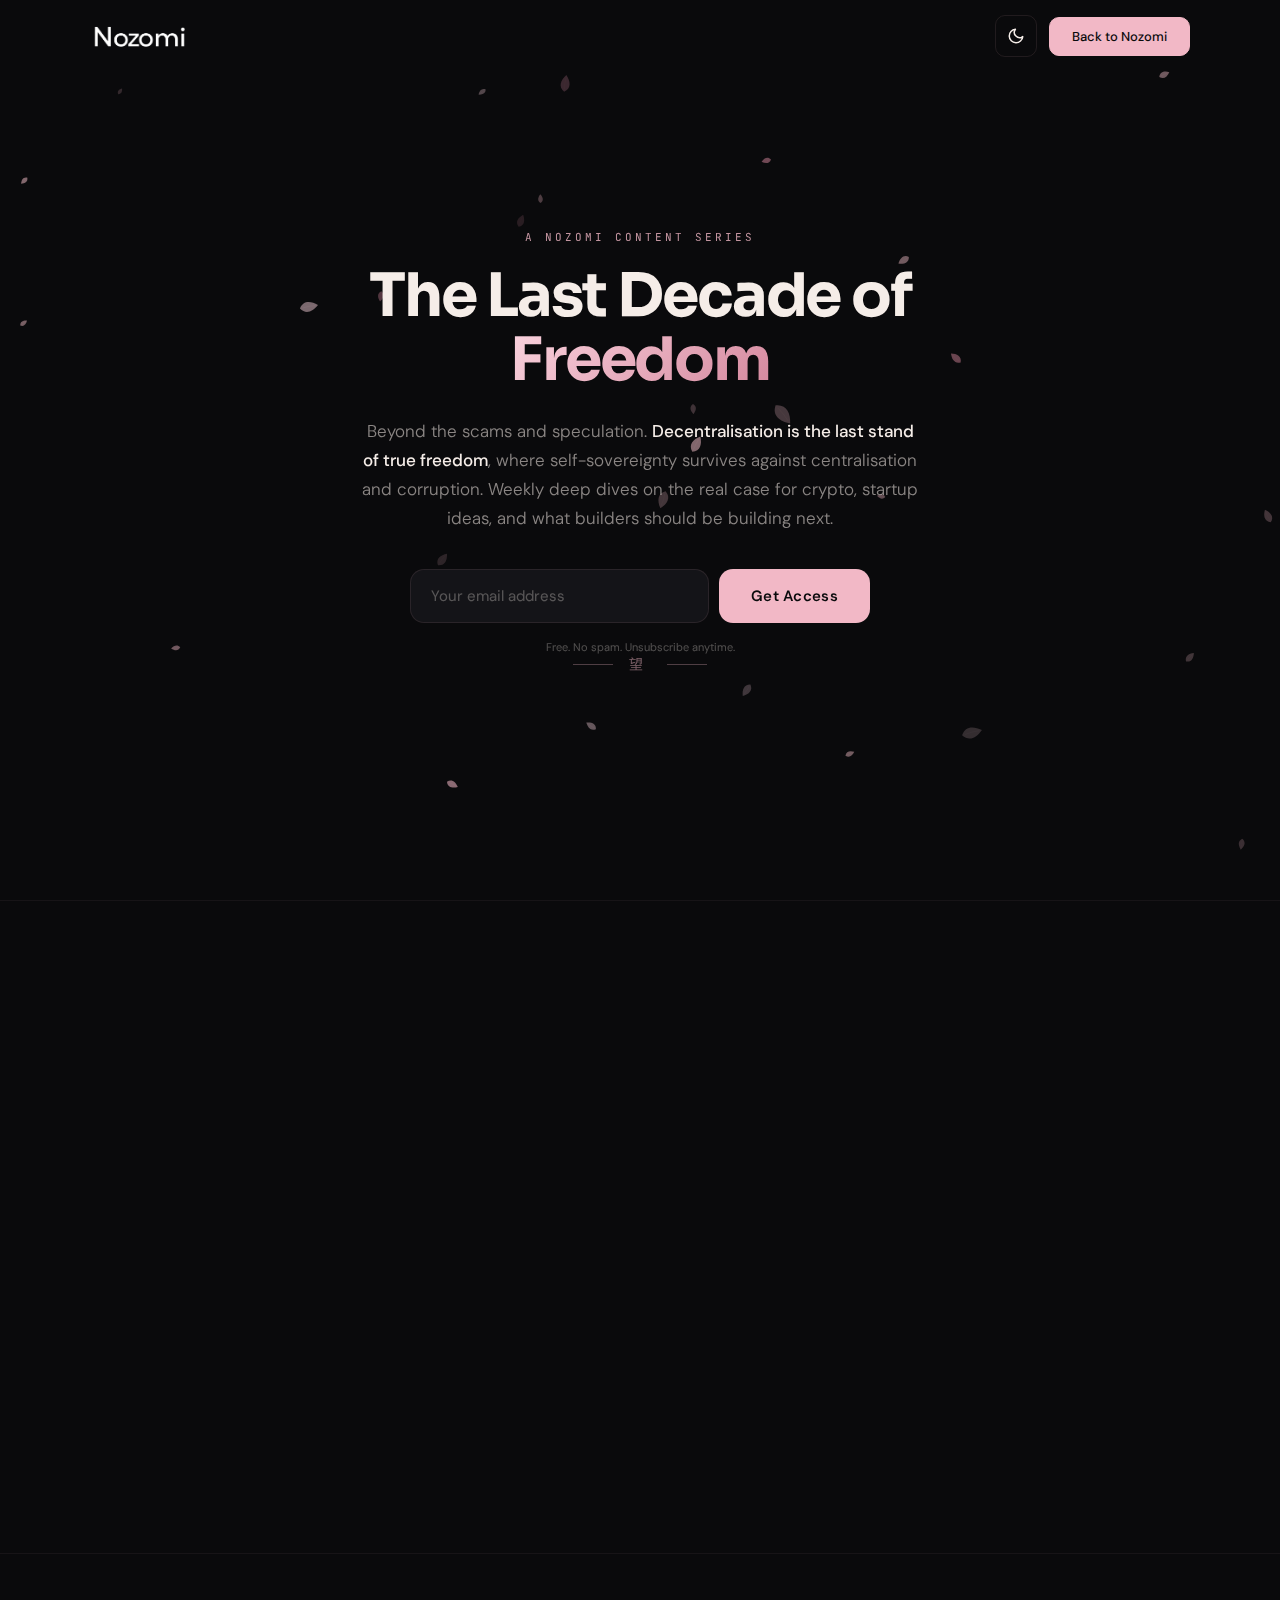
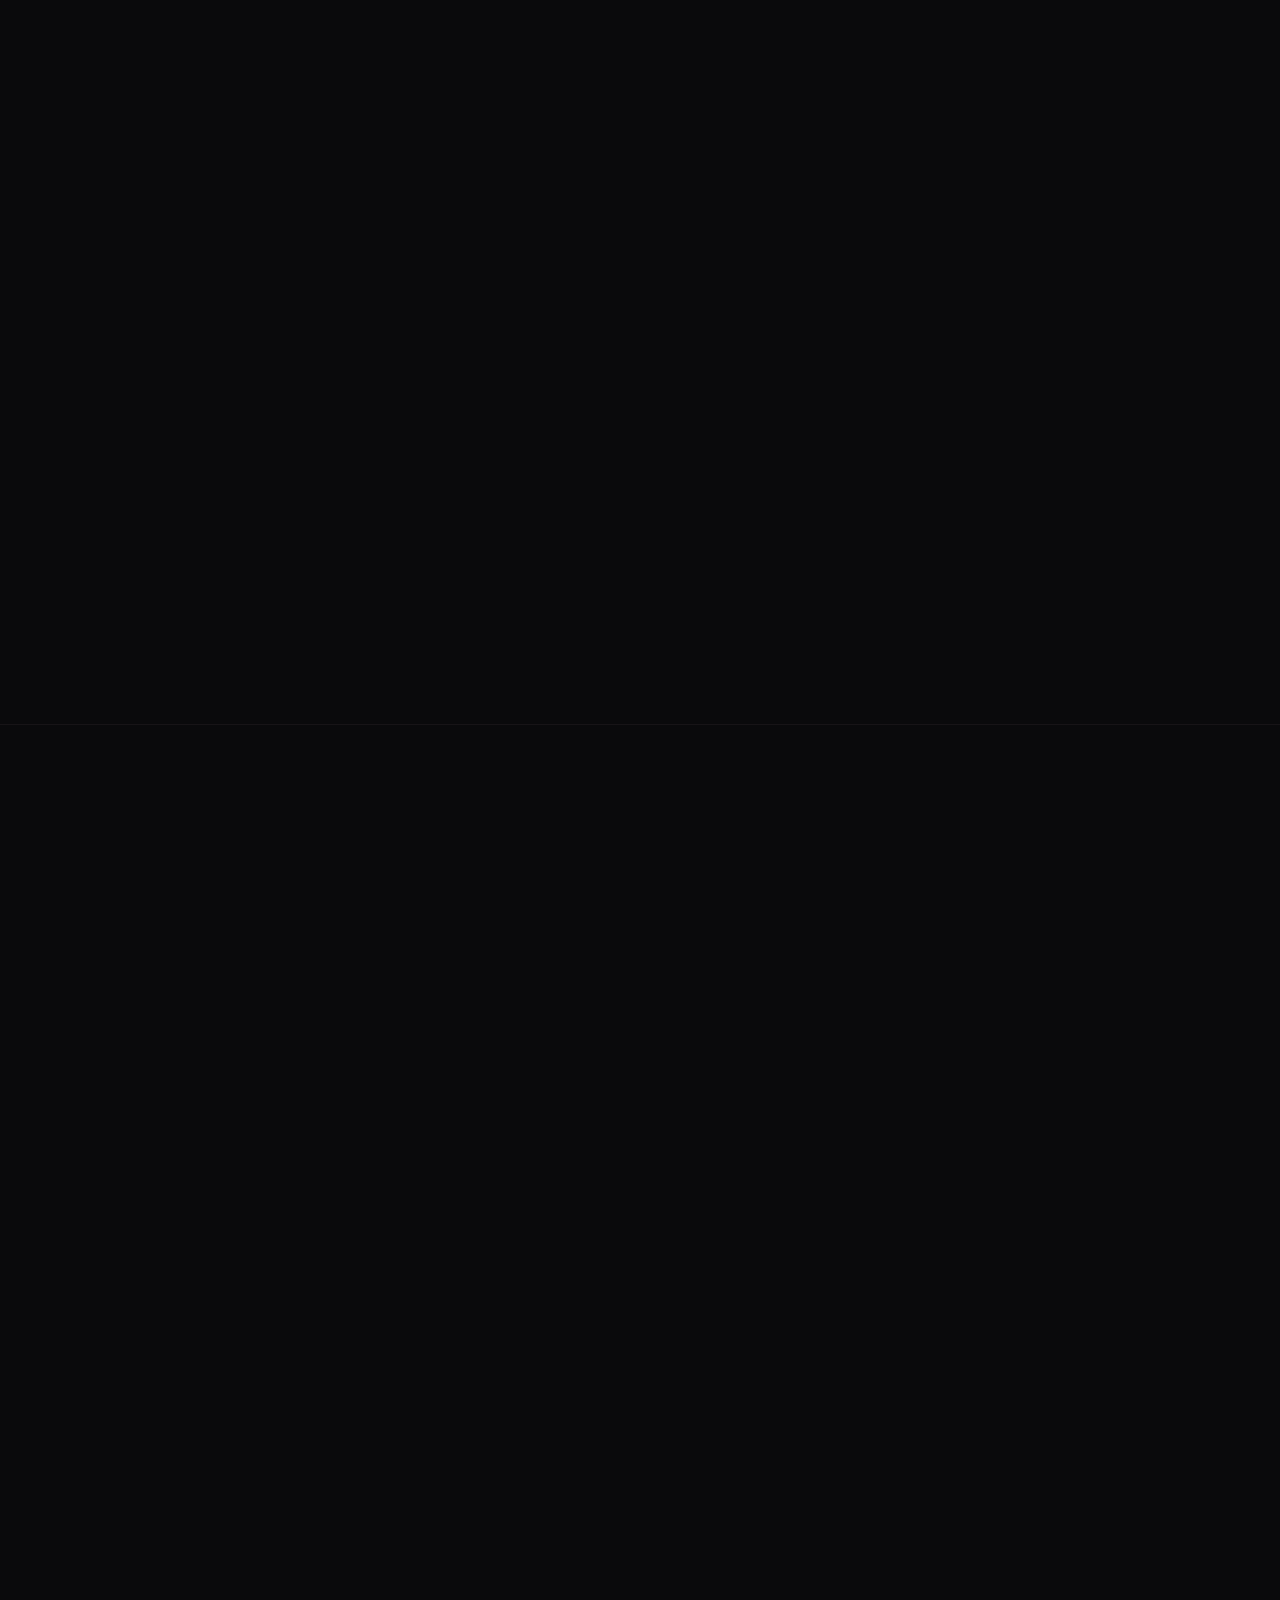
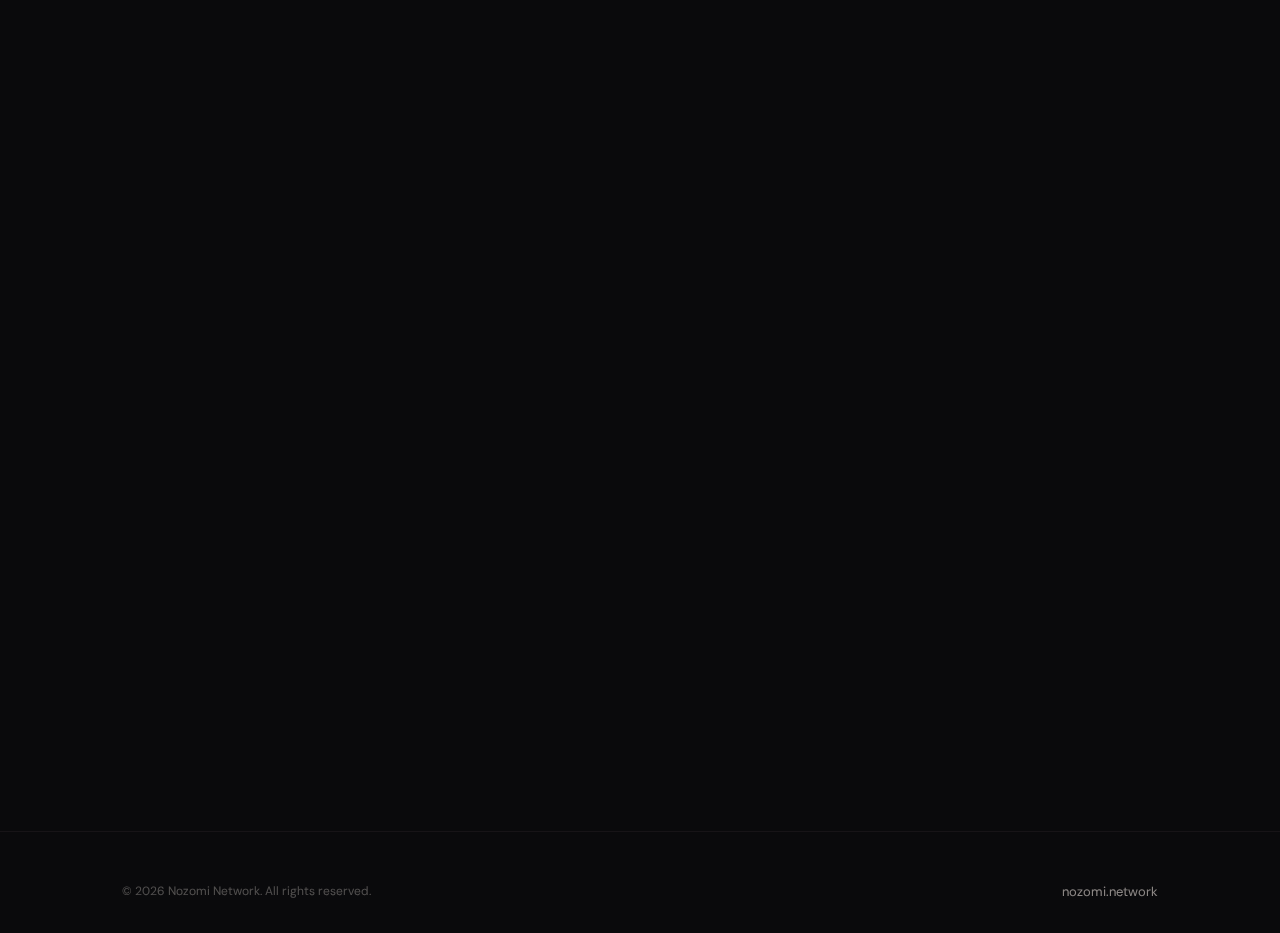
<file: newsletter/index.html>
<!DOCTYPE html>
<html lang="en" data-theme="dark">
<head>
<meta charset="UTF-8">
<meta name="viewport" content="width=device-width, initial-scale=1.0">
<title>The Last Decade of Freedom | Nozomi</title>
<meta name="description" content="A content series on why decentralisation is the last stand of true freedom. Weekly deep dives, startup ideas, and the philosophical case for crypto beyond the scams and speculation.">
<link rel="icon" type="image/png" sizes="32x32" href="/favicon.png">
<link rel="icon" type="image/png" sizes="16x16" href="/favicon.png">
<link rel="shortcut icon" href="/favicon.png">
<link rel="preconnect" href="https://fonts.googleapis.com">
<link rel="preconnect" href="https://fonts.gstatic.com" crossorigin>
<link href="https://fonts.googleapis.com/css2?family=Sora:wght@300;400;500;600;700;800&family=DM+Sans:ital,opsz,wght@0,9..40,300;0,9..40,400;0,9..40,500;0,9..40,600;1,9..40,300;1,9..40,400&family=JetBrains+Mono:wght@400;500&display=swap" rel="stylesheet">
<script async src="https://www.googletagmanager.com/gtag/js?id=G-ZX6C0Q0P1P"></script>
<script>window.dataLayer=window.dataLayer||[];function gtag(){dataLayer.push(arguments);}gtag('js',new Date());gtag('config','G-ZX6C0Q0P1P');</script>
<style>
:root{--font-display:'Sora',sans-serif;--font-body:'DM Sans',sans-serif;--font-mono:'JetBrains Mono',monospace;--ease-out-expo:cubic-bezier(0.16,1,0.3,1);--ease-spring:cubic-bezier(0.34,1.56,0.64,1);--radius-sm:8px;--radius-md:14px;--radius-lg:22px;--radius-xl:32px;--sakura:#F2B8C6;--sakura-deep:#D4869C;--sakura-pale:#FAD4DF;--sakura-glow:rgba(242,184,198,0.12)}
[data-theme="dark"]{--bg-primary:#0A0A0C;--bg-secondary:#0E0E12;--bg-elevated:#141418;--bg-card:#12121A;--bg-card-hover:#1a1a24;--bg-glass:rgba(10,10,12,0.8);--border-subtle:rgba(242,184,198,0.06);--border-medium:rgba(242,184,198,0.1);--border-strong:rgba(242,184,198,0.2);--text-primary:#F5EDE8;--text-secondary:rgba(245,237,232,0.55);--text-tertiary:rgba(245,237,232,0.3);--text-muted:rgba(245,237,232,0.12);--accent:var(--sakura);--accent-dim:rgba(242,184,198,0.06);--accent-medium:rgba(242,184,198,0.12);--shadow-sm:0 2px 8px rgba(0,0,0,0.5);--shadow-md:0 8px 32px rgba(0,0,0,0.5);--shadow-lg:0 24px 80px rgba(0,0,0,0.6);--nav-bg:rgba(10,10,12,0.88);--glow-color:rgba(242,184,198,0.04);--particle-color:242,184,198}
[data-theme="light"]{--bg-primary:#FBF5F0;--bg-secondary:#F5ECE5;--bg-elevated:#EDE3DA;--bg-card:#FFFFFF;--bg-card-hover:#FFF8F5;--bg-glass:rgba(251,245,240,0.88);--border-subtle:rgba(180,100,120,0.08);--border-medium:rgba(180,100,120,0.12);--border-strong:rgba(180,100,120,0.2);--text-primary:#1A1018;--text-secondary:rgba(26,16,24,0.55);--text-tertiary:rgba(26,16,24,0.3);--text-muted:rgba(26,16,24,0.1);--accent:#C4627A;--accent-dim:rgba(196,98,122,0.06);--accent-medium:rgba(196,98,122,0.1);--shadow-sm:0 2px 8px rgba(80,20,40,0.05);--shadow-md:0 8px 32px rgba(80,20,40,0.08);--shadow-lg:0 24px 80px rgba(80,20,40,0.08);--nav-bg:rgba(251,245,240,0.88);--glow-color:rgba(196,98,122,0.04);--particle-color:196,98,122}
*,*::before,*::after{margin:0;padding:0;box-sizing:border-box}html{scroll-behavior:smooth;scrollbar-width:thin;scrollbar-color:var(--border-medium) transparent}body{font-family:var(--font-body);background:var(--bg-primary);color:var(--text-primary);overflow-x:hidden;-webkit-font-smoothing:antialiased;transition:background 0.5s ease,color 0.3s ease}::selection{background:var(--accent);color:var(--bg-primary)}a{color:inherit;text-decoration:none}img{max-width:100%;display:block}
#sakura-canvas{position:fixed;top:0;left:0;width:100%;height:100%;z-index:0;pointer-events:none}
.nav{position:fixed;top:0;left:0;right:0;z-index:1000;padding:0 32px;transition:all 0.4s var(--ease-out-expo)}.nav.scrolled{background:var(--nav-bg);backdrop-filter:blur(24px) saturate(1.3);-webkit-backdrop-filter:blur(24px) saturate(1.3);border-bottom:1px solid var(--border-subtle)}.nav-inner{max-width:1100px;margin:0 auto;display:flex;align-items:center;justify-content:space-between;height:72px}.nav-logo{display:flex;align-items:center;gap:10px}.nav-logo img{height:32px;transition:opacity 0.3s ease}[data-theme="dark"] .nav-logo .logo-dark{display:block}[data-theme="dark"] .nav-logo .logo-light{display:none}[data-theme="light"] .nav-logo .logo-dark{display:none}[data-theme="light"] .nav-logo .logo-light{display:block}.nav-actions{display:flex;align-items:center;gap:12px}
.theme-toggle{width:42px;height:42px;border-radius:10px;border:1px solid var(--border-medium);background:transparent;cursor:pointer;display:flex;align-items:center;justify-content:center;transition:all 0.2s ease;position:relative;overflow:hidden}.theme-toggle:hover{border-color:var(--accent);background:var(--accent-dim)}.theme-toggle svg{width:18px;height:18px;fill:none;stroke:var(--text-primary);stroke-width:2;stroke-linecap:round;stroke-linejoin:round;position:absolute;transition:all 0.4s var(--ease-spring)}.theme-toggle .icon-sun{opacity:0;transform:rotate(90deg) scale(0)}.theme-toggle .icon-moon{opacity:1;transform:rotate(0) scale(1)}[data-theme="light"] .theme-toggle .icon-sun{opacity:1;transform:rotate(0) scale(1)}[data-theme="light"] .theme-toggle .icon-moon{opacity:0;transform:rotate(-90deg) scale(0)}
.btn-primary{font-family:var(--font-body);font-size:14px;font-weight:500;padding:12px 28px;border-radius:10px;border:1px solid var(--accent);background:var(--accent);color:var(--bg-primary);cursor:pointer;transition:all 0.3s ease;display:inline-flex;align-items:center;gap:8px;white-space:nowrap;position:relative;overflow:hidden}.btn-primary:hover{transform:translateY(-2px) scale(1.05);box-shadow:0 12px 32px rgba(var(--particle-color),0.4)}.btn-nav{font-size:13px;padding:10px 22px}
.container{max-width:1100px;margin:0 auto;padding:0 32px}
@keyframes fadeUp{from{opacity:0;transform:translateY(40px)}to{opacity:1;transform:translateY(0)}}@keyframes float{0%,100%{transform:translateY(0)}50%{transform:translateY(-12px)}}.reveal{opacity:0;transform:translateY(50px);transition:opacity 0.8s var(--ease-out-expo),transform 0.8s var(--ease-out-expo)}.reveal.visible{opacity:1;transform:translateY(0)}.reveal-d1{transition-delay:0.1s}.reveal-d2{transition-delay:0.2s}.reveal-d3{transition-delay:0.3s}.reveal-d4{transition-delay:0.4s}.reveal-d5{transition-delay:0.5s}
.section-label{font-family:var(--font-mono);font-size:11px;font-weight:500;letter-spacing:3px;text-transform:uppercase;color:var(--accent);margin-bottom:16px;opacity:0.8}.section-title{font-family:var(--font-display);font-size:clamp(32px,4vw,48px);font-weight:700;line-height:1.1;letter-spacing:-0.035em;margin-bottom:20px}
.hero{position:relative;z-index:1;min-height:100vh;display:flex;align-items:center;justify-content:center;padding:120px 0 80px}.hero-center{max-width:680px;margin:0 auto;text-align:center}.hero-eyebrow{font-family:var(--font-mono);font-size:11px;letter-spacing:3px;text-transform:uppercase;color:var(--accent);opacity:0.8;margin-bottom:20px;animation:fadeUp 0.7s var(--ease-out-expo) 0.1s both}.hero-title{font-family:var(--font-display);font-size:clamp(36px,5vw,60px);font-weight:700;line-height:1.08;letter-spacing:-0.035em;margin-bottom:24px;animation:fadeUp 0.8s var(--ease-out-expo) 0.15s both}.hero-title .accent-word{background:linear-gradient(135deg,var(--sakura-pale),var(--sakura-deep));-webkit-background-clip:text;-webkit-text-fill-color:transparent;background-clip:text}[data-theme="light"] .hero-title .accent-word{background:linear-gradient(135deg,#D4627A,#A04060);-webkit-background-clip:text;-webkit-text-fill-color:transparent;background-clip:text}.hero-subtitle{font-size:17px;line-height:1.7;color:var(--text-secondary);max-width:560px;margin:0 auto 36px;font-weight:300;animation:fadeUp 0.8s var(--ease-out-expo) 0.25s both}.hero-subtitle strong{color:var(--text-primary);font-weight:500}
.hero-form{display:flex;gap:10px;max-width:460px;margin:0 auto 16px;animation:fadeUp 0.8s var(--ease-out-expo) 0.35s both}.hero-form .form-input{flex:1;padding:16px 20px;font-size:15px}.hero-form .form-submit{width:auto;padding:16px 32px;white-space:nowrap;flex-shrink:0}
.jp-ornament{display:flex;align-items:center;gap:16px;margin-bottom:36px;animation:fadeUp 0.8s var(--ease-out-expo) 0.3s both}.jp-ornament .line{width:40px;height:1px;background:var(--accent);opacity:0.3}.jp-ornament .symbol{font-size:14px;color:var(--accent);opacity:0.5;letter-spacing:8px}
.form-card{background:var(--bg-card);border:1px solid var(--border-subtle);border-radius:var(--radius-xl);padding:48px 40px;position:relative;overflow:hidden;animation:fadeUp 0.9s var(--ease-out-expo) 0.35s both}.form-card::before{content:'';position:absolute;top:-1px;left:0;right:0;height:2px;background:linear-gradient(90deg,transparent,var(--accent),transparent);opacity:0.4}.form-card::after{content:'';position:absolute;top:-120px;right:-120px;width:300px;height:300px;background:radial-gradient(circle,rgba(var(--particle-color),0.06) 0%,transparent 70%);pointer-events:none}
.form-label-top{font-family:var(--font-mono);font-size:10px;letter-spacing:2.5px;text-transform:uppercase;color:var(--accent);opacity:0.7;margin-bottom:8px}.form-title{font-family:var(--font-display);font-size:22px;font-weight:600;letter-spacing:-0.02em;margin-bottom:8px}.form-desc{font-size:14px;color:var(--text-secondary);line-height:1.65;font-weight:300;margin-bottom:28px}
.input-group{display:flex;flex-direction:column;gap:12px;margin-bottom:16px}.form-input{font-family:var(--font-body);font-size:14px;padding:14px 18px;border-radius:var(--radius-md);border:1px solid var(--border-medium);background:var(--bg-elevated);color:var(--text-primary);outline:none;transition:all 0.3s ease;width:100%}.form-input::placeholder{color:var(--text-tertiary)}.form-input:focus{border-color:var(--accent);box-shadow:0 0 0 3px rgba(var(--particle-color),0.1);background:var(--bg-secondary)}
.form-submit{font-family:var(--font-body);font-size:15px;font-weight:600;padding:16px 32px;border-radius:var(--radius-md);border:none;background:var(--accent);color:var(--bg-primary);cursor:pointer;transition:all 0.3s ease;width:100%;position:relative;overflow:hidden;letter-spacing:0.02em}.form-submit:hover{transform:translateY(-2px);box-shadow:0 12px 32px rgba(var(--particle-color),0.35)}.form-submit:active{transform:translateY(0)}
.form-privacy{font-size:11px;color:var(--text-tertiary);text-align:center;margin-top:14px;line-height:1.5}
.social-proof{display:flex;align-items:center;gap:10px;margin-top:24px;padding-top:24px;border-top:1px solid var(--border-subtle)}.avatar-stack{display:flex}.avatar-stack .av{width:28px;height:28px;border-radius:50%;border:2px solid var(--bg-card);margin-left:-8px;display:flex;align-items:center;justify-content:center;font-size:12px;font-weight:600}.avatar-stack .av:first-child{margin-left:0}.av-1{background:linear-gradient(135deg,#6366f1,#8b5cf6);color:#fff}.av-2{background:linear-gradient(135deg,var(--sakura),var(--sakura-deep));color:var(--bg-primary)}.av-3{background:linear-gradient(135deg,#f59e0b,#ef4444);color:#fff}.av-4{background:linear-gradient(135deg,#10b981,#059669);color:#fff}.social-proof-text{font-size:12px;color:var(--text-secondary);font-weight:400}.social-proof-text strong{color:var(--text-primary);font-weight:600}
.prose-section{position:relative;z-index:1;padding:120px 0;border-top:1px solid var(--border-subtle)}.prose-block{max-width:680px;margin:0 auto;text-align:center}.prose-block p{font-size:17px;line-height:1.8;color:var(--text-secondary);font-weight:300;margin-bottom:24px}.prose-block p:last-child{margin-bottom:0}
.get-section{position:relative;z-index:1;padding:120px 0;border-top:1px solid var(--border-subtle)}.get-header{text-align:center;margin-bottom:64px}.get-grid{display:grid;grid-template-columns:repeat(3,1fr);gap:20px}.get-card{background:var(--bg-card);border:1px solid var(--border-subtle);border-radius:var(--radius-lg);padding:36px 28px;transition:all 0.4s var(--ease-out-expo);text-align:center}.get-card:hover{border-color:var(--border-strong);transform:translateY(-6px);box-shadow:0 16px 48px rgba(0,0,0,0.3)}.get-card-icon{width:56px;height:56px;border-radius:14px;border:1px solid var(--border-medium);display:flex;align-items:center;justify-content:center;margin:0 auto 20px;background:var(--bg-elevated);font-size:24px;transition:all 0.4s var(--ease-spring)}.get-card:hover .get-card-icon{border-color:var(--accent);background:var(--accent-dim);transform:translateY(-4px) scale(1.08);box-shadow:0 8px 20px rgba(var(--particle-color),0.25)}.get-card h3{font-family:var(--font-display);font-size:16px;font-weight:600;margin-bottom:8px;letter-spacing:-0.01em}.get-card p{font-size:13px;color:var(--text-secondary);line-height:1.65;font-weight:300}
.series-section{position:relative;z-index:1;padding:120px 0;border-top:1px solid var(--border-subtle)}.series-header{margin-bottom:60px}.series-tracks{display:grid;grid-template-columns:1fr 1fr;gap:32px}.track{background:var(--bg-card);border:1px solid var(--border-subtle);border-radius:var(--radius-xl);padding:40px 32px;position:relative;overflow:hidden}.track::before{content:'';position:absolute;top:-1px;left:0;right:0;height:2px;background:linear-gradient(90deg,transparent,var(--accent),transparent);opacity:0.3}.track-label{font-family:var(--font-mono);font-size:10px;letter-spacing:2.5px;text-transform:uppercase;color:var(--accent);margin-bottom:6px;opacity:0.7}.track h3{font-family:var(--font-display);font-size:20px;font-weight:700;margin-bottom:8px;letter-spacing:-0.02em}.track-desc{font-size:14px;color:var(--text-secondary);line-height:1.65;font-weight:300;margin-bottom:24px}.track-list{list-style:none;display:flex;flex-direction:column;gap:0}.track-list li{padding:12px 0;border-bottom:1px solid var(--border-subtle);font-size:13px;color:var(--text-secondary);font-weight:400;display:flex;align-items:center;gap:10px;transition:color 0.2s ease}.track-list li:last-child{border-bottom:none}.track-list li:hover{color:var(--text-primary)}.track-list .track-num{font-family:var(--font-mono);font-size:10px;color:var(--accent);opacity:0.5;min-width:24px}.track-count{font-family:var(--font-mono);font-size:11px;color:var(--accent);background:var(--accent-dim);border:1px solid var(--border-subtle);border-radius:100px;padding:4px 12px;display:inline-block;margin-top:16px}
.about-section{position:relative;z-index:1;padding:120px 0;border-top:1px solid var(--border-subtle)}.about-layout{display:grid;grid-template-columns:1fr 1fr;gap:60px;align-items:start}.about-text h3{font-family:var(--font-display);font-size:20px;font-weight:700;margin-bottom:16px;letter-spacing:-0.02em}.about-text p{font-size:14px;color:var(--text-secondary);line-height:1.7;font-weight:300;margin-bottom:16px}.about-text p strong{color:var(--text-primary);font-weight:500}.stat-row{display:flex;flex-direction:column;gap:0}.stat-item{padding:20px 0;border-bottom:1px solid var(--border-subtle);display:flex;align-items:baseline;gap:20px}.stat-item:first-child{border-top:1px solid var(--border-subtle)}.stat-num{font-family:var(--font-display);font-size:28px;font-weight:800;letter-spacing:-0.02em;min-width:120px;flex-shrink:0;background:linear-gradient(135deg,var(--text-primary),var(--accent));-webkit-background-clip:text;-webkit-text-fill-color:transparent;background-clip:text}.stat-desc{font-size:13px;color:var(--text-secondary);line-height:1.6;font-weight:300}
.cta-section{position:relative;z-index:1;padding:80px 0 140px}.cta-box{border:1px solid var(--border-subtle);border-radius:var(--radius-xl);padding:80px;text-align:center;position:relative;overflow:hidden;background:var(--bg-card)}.cta-box::before{content:'';position:absolute;top:-1px;left:0;right:0;height:2px;background:linear-gradient(90deg,transparent,var(--accent),transparent);opacity:0.3}.cta-title{font-family:var(--font-display);font-size:clamp(28px,4vw,44px);font-weight:700;letter-spacing:-0.03em;line-height:1.1;margin-bottom:16px}.cta-desc{font-size:16px;color:var(--text-secondary);max-width:480px;margin:0 auto 32px;line-height:1.7;font-weight:300}.cta-form{max-width:440px;margin:0 auto;display:flex;gap:10px}.cta-form .form-input{flex:1}.cta-form .form-submit{width:auto;padding:14px 28px;white-space:nowrap}
.footer{position:relative;z-index:1;border-top:1px solid var(--border-subtle);padding:48px 0 32px}.footer-inner{display:flex;align-items:center;justify-content:space-between}.footer-copy{font-size:12px;color:var(--text-tertiary)}.footer-back a{font-size:13px;color:var(--text-secondary);transition:color 0.2s ease}.footer-back a:hover{color:var(--accent)}
@media(max-width:1024px){.series-tracks{grid-template-columns:1fr}.about-layout{grid-template-columns:1fr}}
@media(max-width:768px){.container{padding:0 20px}.hero{padding:120px 0 60px}.hero-form{flex-direction:column}.hero-form .form-submit{width:100%}.get-grid{grid-template-columns:1fr}.cta-box{padding:48px 24px}.cta-form{flex-direction:column}.cta-form .form-submit{width:100%}.footer-inner{flex-direction:column;gap:12px;text-align:center}.stat-item{flex-direction:column;gap:4px}.stat-num{min-width:auto}}
</style>
</head>
<body>
<canvas id="sakura-canvas"></canvas>

<nav class="nav" id="nav"><div class="nav-inner">
<a href="https://nozomi.network" class="nav-logo"><img class="logo-dark" src="/images/Nozomi_Logo_White (1).png" alt="Nozomi" style="height:32px;"><img class="logo-light" src="/images/Nozomi_Logo_Black (2).png" alt="Nozomi" style="height:32px;"></a>
<div class="nav-actions">
<button class="theme-toggle" id="themeToggle" aria-label="Toggle theme"><svg class="icon-sun" viewBox="0 0 24 24"><circle cx="12" cy="12" r="5"/><line x1="12" y1="1" x2="12" y2="3"/><line x1="12" y1="21" x2="12" y2="23"/><line x1="4.22" y1="4.22" x2="5.64" y2="5.64"/><line x1="18.36" y1="18.36" x2="19.78" y2="19.78"/><line x1="1" y1="12" x2="3" y2="12"/><line x1="21" y1="12" x2="23" y2="12"/><line x1="4.22" y1="19.78" x2="5.64" y2="18.36"/><line x1="18.36" y1="5.64" x2="19.78" y2="4.22"/></svg><svg class="icon-moon" viewBox="0 0 24 24"><path d="M21 12.79A9 9 0 1 1 11.21 3 7 7 0 0 0 21 12.79z"/></svg></button>
<a href="https://nozomi.network" class="btn-primary btn-nav">Back to Nozomi</a>
</div>
</div></nav>

<!-- HERO -->
<section class="hero"><div class="container">
<div class="hero-center">
<div class="hero-eyebrow">A Nozomi Content Series</div>
<h1 class="hero-title">The Last Decade of <span class="accent-word">Freedom</span></h1>
<p class="hero-subtitle">Beyond the scams and speculation. <strong>Decentralisation is the last stand of true freedom</strong>, where self-sovereignty survives against centralisation and corruption. Weekly deep dives on the real case for crypto, startup ideas, and what builders should be building next.</p>
<form class="hero-form" action="https://network.us8.list-manage.com/subscribe/post?u=af0c9b564920f5939a4d980f7&amp;id=be614940cf&amp;f_id=001ec7e1f0" method="post">
<input type="email" name="EMAIL" class="form-input" placeholder="Your email address" required>
<div hidden><input type="hidden" name="tags" value="429086"></div>
<div style="position:absolute;left:-5000px;" aria-hidden="true"><input type="text" name="b_af0c9b564920f5939a4d980f7_be614940cf" tabindex="-1" value=""></div>
<button type="submit" class="form-submit">Get Access</button>
</form>
<p class="form-privacy">Free. No spam. Unsubscribe anytime.</p>
<div class="jp-ornament" style="justify-content:center;"><div class="line"></div><span class="symbol">望</span><div class="line"></div></div>
</div>
</div></section>

<!-- WHAT YOU GET -->
<section class="get-section"><div class="container">
<div class="get-header reveal">
<div class="section-label">What You Get</div>
<h2 class="section-title">Every week in your inbox</h2>
</div>
<div class="get-grid">
<div class="get-card reveal">
<div class="get-card-icon">📖</div>
<h3>Deep-Dive Articles</h3>
<p>Long-form explorations of the real problems crypto solves. No jargon, no shilling. Accessible to anyone, even if they've never bought a token.</p>
</div>
<div class="get-card reveal reveal-d1">
<div class="get-card-icon">🚀</div>
<h3>Startup Ideas</h3>
<p>Every article includes a concrete "Request for Startups". What's not yet being built, and what Nozomi would incubate and support.</p>
</div>
<div class="get-card reveal reveal-d2">
<div class="get-card-icon">🗺</div>
<h3>Fundraising & Growth Playbooks</h3>
<p>Step-by-step implementation guides to help founders plan, raise, and launch. From idea to TGE and beyond, with frameworks you can action immediately.</p>
</div>
</div>
</div></section>

<!-- WHY THIS SERIES EXISTS -->
<section class="prose-section"><div class="container">
<div class="prose-block reveal">
<div class="section-label" style="text-align:center;">Why This Series Exists</div>
<p>The next decade decides humanity's future. That's not hyperbole. It's the thesis behind everything we do at Nozomi.</p>
<p>Centralised AI, robotics, and brain-computer interfaces are accelerating at a pace most people don't fully grasp. Whoever controls the models will control the future. First they control your wealth. Then what you see. Then what you think. We are rapidly approaching a world where Orwell's 1984 isn't fiction, it's the default trajectory.</p>
<p>And yet, the one technology designed to fight back is still dismissed as a scam. Most people, including smart, successful people in tech, finance, and media, genuinely believe crypto is just speculation dressed up in ideology. They're not entirely wrong about the surface. But underneath the noise, decentralisation represents the most important technological movement of our lifetime.</p>
<p>This series exists to make that case. Not with hype. Not with token shilling. With real philosophy, real verticals, and real startup ideas that show exactly why crypto matters and what founders should be building next.</p>
</div>
</div></section>

<!-- SERIES STRUCTURE -->
<section class="series-section"><div class="container">
<div class="series-header reveal">
<div class="section-label">The Series</div>
<h2 class="section-title">One series. Two parallel tracks.</h2>
<p style="font-size:16px;color:var(--text-secondary);font-weight:300;max-width:640px;line-height:1.7;">Part 1 answers "why should I care?" Part 2 answers "what can I actually build?" Together, they convert sceptics into believers and believers into builders.</p>
</div>

<div class="series-tracks">
<div class="track reveal">
<div class="track-label">Part 1</div>
<h3>Verticals & First Principles</h3>
<p class="track-desc">Too many Web3 founders are giving up on the mission for scale, removing the decentralisation first principles, which just creates Web2 with worse UI/UX. This track covers the actual verticals and the ideologies needed to build decentralisation that matters.</p>
<ul class="track-list">
<li><span class="track-num">→</span> Digital Currency & Sound Money</li>
<li><span class="track-num">→</span> The Decentralised World Computer</li>
<li><span class="track-num">→</span> Decentralised AI (De-AI)</li>
<li><span class="track-num">→</span> Decentralised Storage & Data Sovereignty</li>
<li><span class="track-num">→</span> Privacy-Preserving Algorithms</li>
<li><span class="track-num">→</span> Self-Sovereign Identity</li>
<li><span class="track-num">→</span> Decentralised Governance & Network States</li>
<li><span class="track-num">→</span> The Cypherpunk Origin Story</li>
</ul>
<div class="track-count">Weekly deep dives</div>
</div>

<div class="track reveal reveal-d1">
<div class="track-label">Part 2</div>
<h3>Real Use Cases & Startup Ideas</h3>
<p class="track-desc">Every article takes a real-world problem and proposes a concrete decentralised startup idea that a founder could build today. Not abstract theory. Tangible products people would actually use.</p>
<ul class="track-list">
<li><span class="track-num">→</span> AI-simulated dating: avatars run thousands of compatibility scenarios before you ever meet, replacing mindless swiping with high-conviction matches</li>
<li><span class="track-num">→</span> Creator IP licensing on-chain: musicians, artists, and writers control and monetise their work without middlemen taking 80%</li>
<li><span class="track-num">→</span> Decentralised credit scoring: your financial reputation is portable, private, and not owned by Equifax</li>
<li><span class="track-num">→</span> Community-owned social networks: your feed, your algorithm, your data. No ads. No manipulation</li>
<li><span class="track-num">→</span> Autonomous AI agent economies: agents that trade, negotiate, and transact on your behalf across open protocols</li>
<li><span class="track-num">→</span> Decentralised energy markets, supply chain provenance, and more</li>
</ul>
<div class="track-count">Weekly deep dives</div>
</div>
</div>
</div></section>

<!-- BOTTOM CTA -->
<section class="cta-section" id="cta"><div class="container">
<div class="cta-box reveal">
<div class="jp-ornament" style="justify-content:center;margin-bottom:24px;"><div class="line"></div><span class="symbol">望</span><div class="line"></div></div>
<h2 class="cta-title">The next decade decides everything.</h2>
<p class="cta-desc">Decentralisation is how we fight back. This series is the ammunition. Get it free, every week.</p>
<form class="cta-form" action="https://network.us8.list-manage.com/subscribe/post?u=af0c9b564920f5939a4d980f7&amp;id=be614940cf&amp;f_id=001ec7e1f0" method="post">
<input type="email" name="EMAIL" class="form-input" placeholder="Your email address" required>
<div hidden><input type="hidden" name="tags" value="429086"></div>
<div style="position:absolute;left:-5000px;" aria-hidden="true"><input type="text" name="b_af0c9b564920f5939a4d980f7_be614940cf" tabindex="-1" value=""></div>
<button type="submit" class="form-submit">Get Access</button>
</form>
</div>
</div></section>

<footer class="footer"><div class="container"><div class="footer-inner">
<span class="footer-copy">© 2026 Nozomi Network. All rights reserved.</span>
<div class="footer-back"><a href="https://nozomi.network">nozomi.network</a></div>
</div></div></footer>

<script>
(function(){const canvas=document.getElementById('sakura-canvas');const ctx=canvas.getContext('2d');let petals=[];const PETAL_COUNT=30;function resize(){canvas.width=innerWidth;canvas.height=innerHeight;}resize();addEventListener('resize',resize);function getThemeColors(){const isDark=document.documentElement.getAttribute('data-theme')==='dark';return isDark?[{r:242,g:184,b:198},{r:250,g:212,b:223},{r:212,g:134,b:156},{r:255,g:200,b:210}]:[{r:196,g:98,b:122},{r:220,g:140,b:160},{r:180,g:80,b:110},{r:200,g:120,b:140}];}class Petal{constructor(){this.reset(true);}reset(init){this.x=Math.random()*canvas.width;this.y=init?Math.random()*canvas.height:-20-Math.random()*100;this.size=Math.random()*8+5;this.speedY=Math.random()*0.8+0.3;this.speedX=Math.random()*0.6-0.3;this.rotation=Math.random()*Math.PI*2;this.rotSpeed=(Math.random()-0.5)*0.02;this.wobble=Math.random()*Math.PI*2;this.wobbleSpeed=Math.random()*0.02+0.01;this.wobbleAmp=Math.random()*1.5+0.5;const colors=getThemeColors();const c=colors[Math.floor(Math.random()*colors.length)];this.color=c;this.opacity=Math.random()*0.4+0.15;this.scale=Math.random()*0.5+0.5;}update(){this.y+=this.speedY;this.wobble+=this.wobbleSpeed;this.x+=this.speedX+Math.sin(this.wobble)*this.wobbleAmp*0.3;this.rotation+=this.rotSpeed;if(this.y>canvas.height+20)this.reset(false);if(this.x>canvas.width+20)this.x=-20;if(this.x<-20)this.x=canvas.width+20;}draw(){ctx.save();ctx.translate(this.x,this.y);ctx.rotate(this.rotation);ctx.scale(this.scale,this.scale);ctx.globalAlpha=this.opacity;ctx.beginPath();ctx.moveTo(0,-this.size);ctx.bezierCurveTo(this.size*0.8,-this.size*0.5,this.size*0.6,this.size*0.3,0,this.size);ctx.bezierCurveTo(-this.size*0.6,this.size*0.3,-this.size*0.8,-this.size*0.5,0,-this.size);ctx.fillStyle=`rgb(${this.color.r},${this.color.g},${this.color.b})`;ctx.fill();ctx.beginPath();ctx.moveTo(0,-this.size*0.7);ctx.quadraticCurveTo(this.size*0.1,0,0,this.size*0.7);ctx.strokeStyle=`rgba(${this.color.r-20},${this.color.g-20},${this.color.b-20},0.3)`;ctx.lineWidth=0.5;ctx.stroke();ctx.restore();}}for(let i=0;i<PETAL_COUNT;i++)petals.push(new Petal());function animate(){ctx.clearRect(0,0,canvas.width,canvas.height);petals.forEach(p=>{p.update();p.draw();});requestAnimationFrame(animate);}animate();})();
const themeToggle=document.getElementById('themeToggle'),html=document.documentElement;const saved=localStorage.getItem('nozomi-theme');if(saved)html.setAttribute('data-theme',saved);themeToggle.addEventListener('click',function(){const next=html.getAttribute('data-theme')==='dark'?'light':'dark';html.setAttribute('data-theme',next);localStorage.setItem('nozomi-theme',next);});
addEventListener('scroll',()=>{document.getElementById('nav').classList.toggle('scrolled',scrollY>40);const sc=document.getElementById('sakura-canvas');if(sc){const heroH=window.innerHeight;const fade=Math.max(0.15,1-(0.85*scrollY/heroH));sc.style.opacity=fade;}});
(function(){const obs=new IntersectionObserver(entries=>{entries.forEach(e=>{if(e.isIntersecting)e.target.classList.add('visible');});},{threshold:0.08,rootMargin:'0px 0px -30px 0px'});document.querySelectorAll('.reveal').forEach(el=>obs.observe(el));})();
</script>
</body>
</html>
</file>
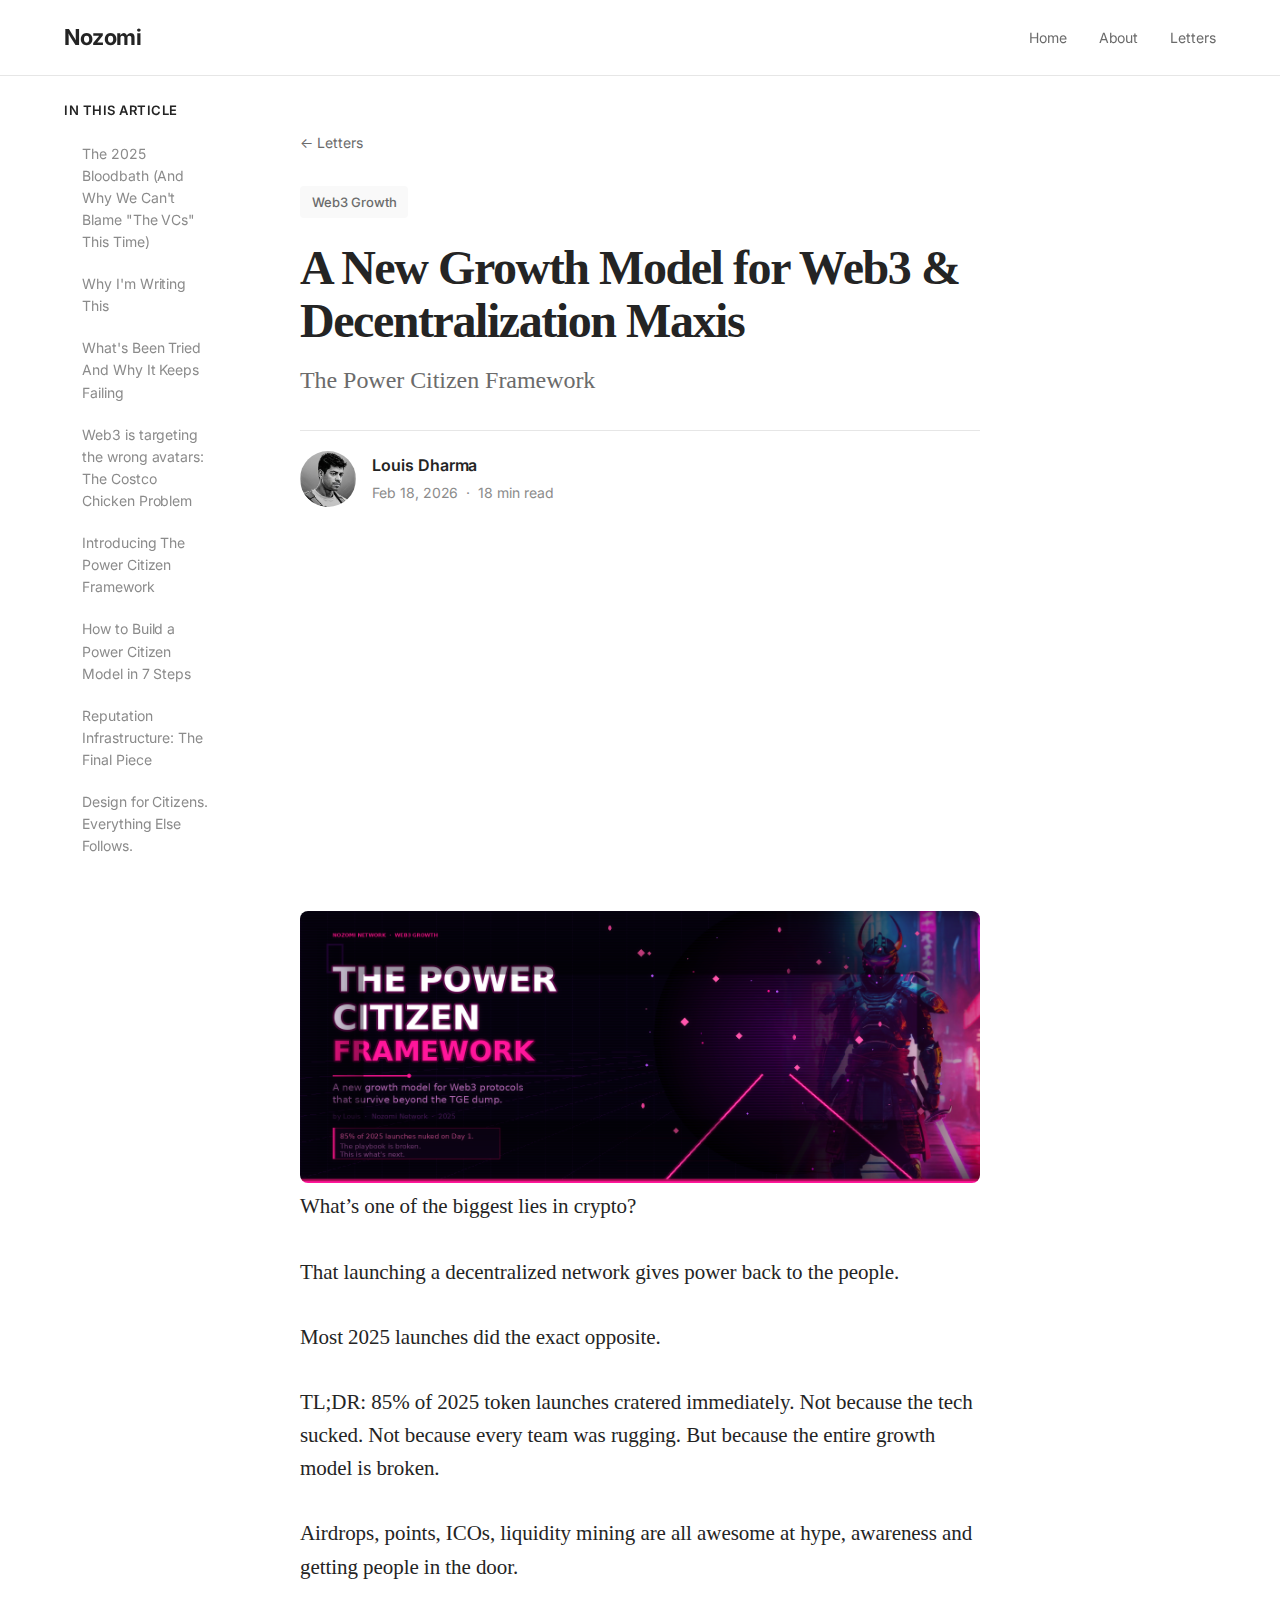
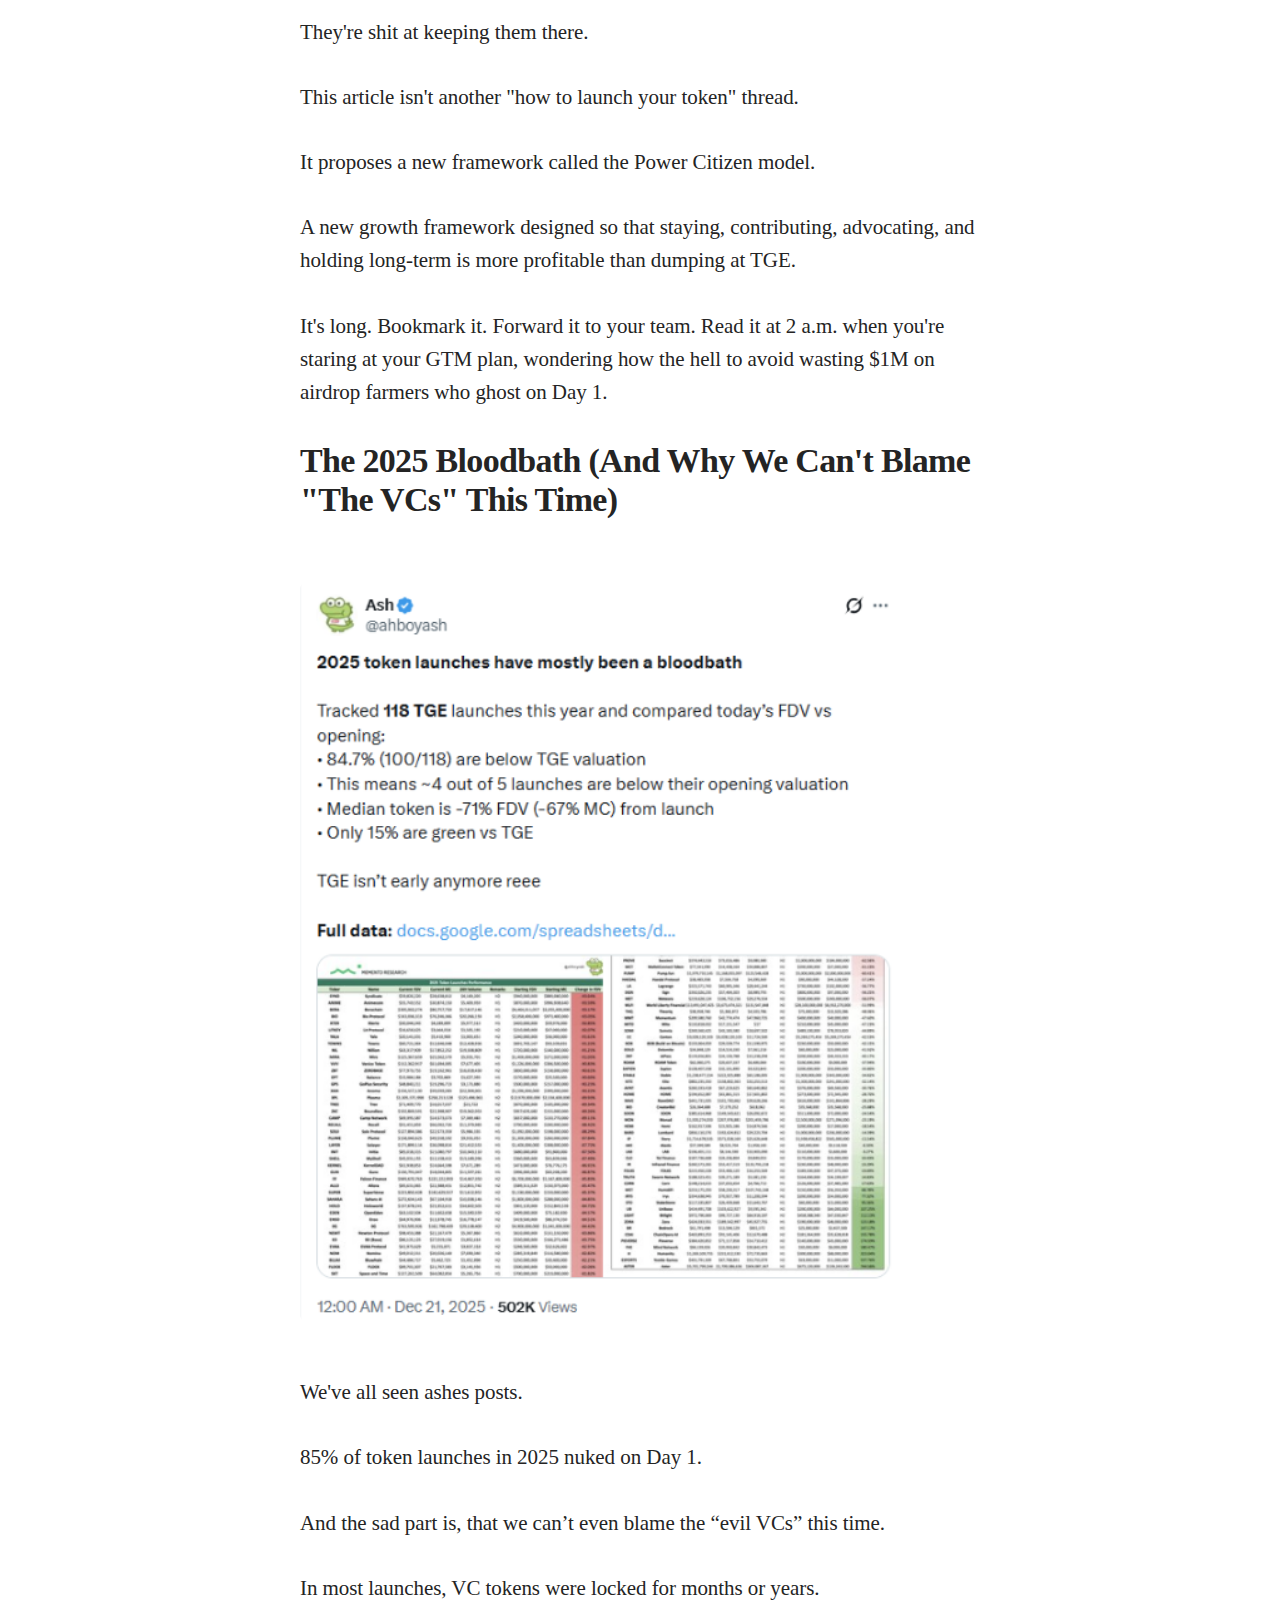
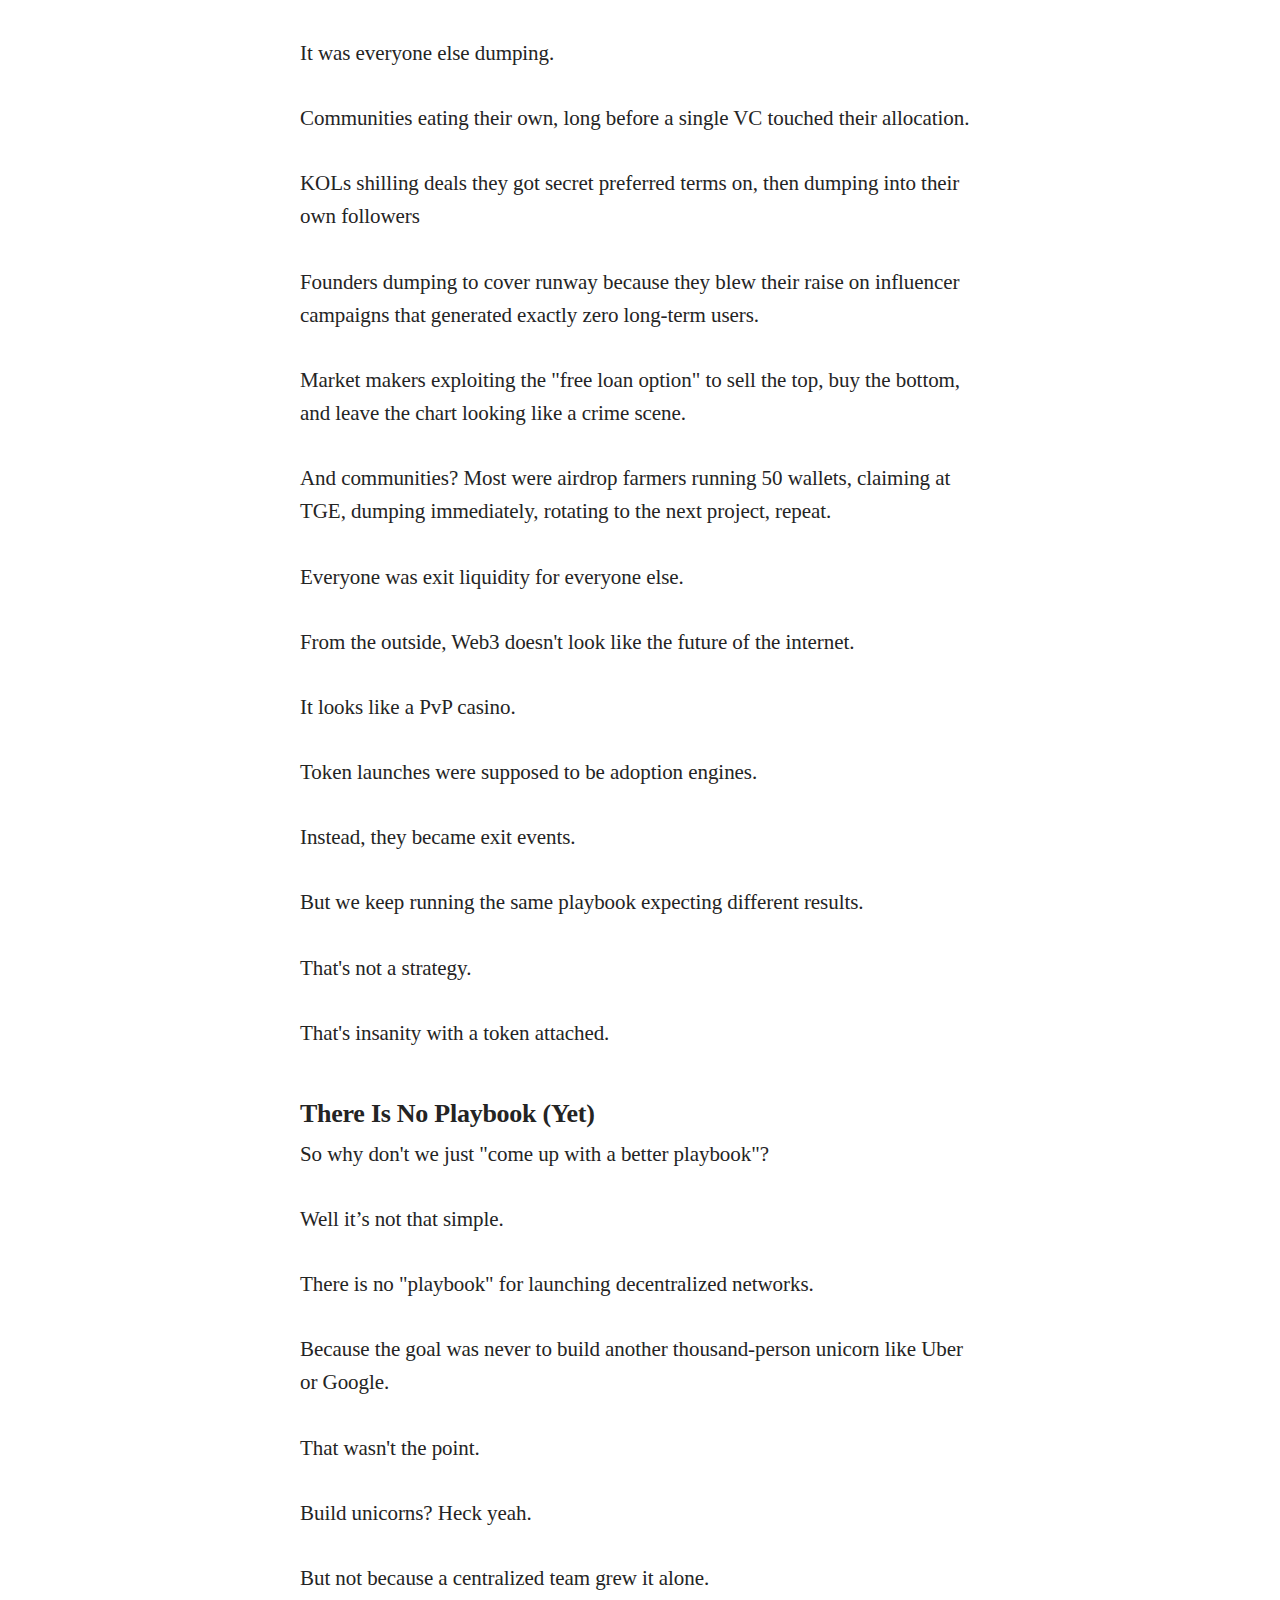
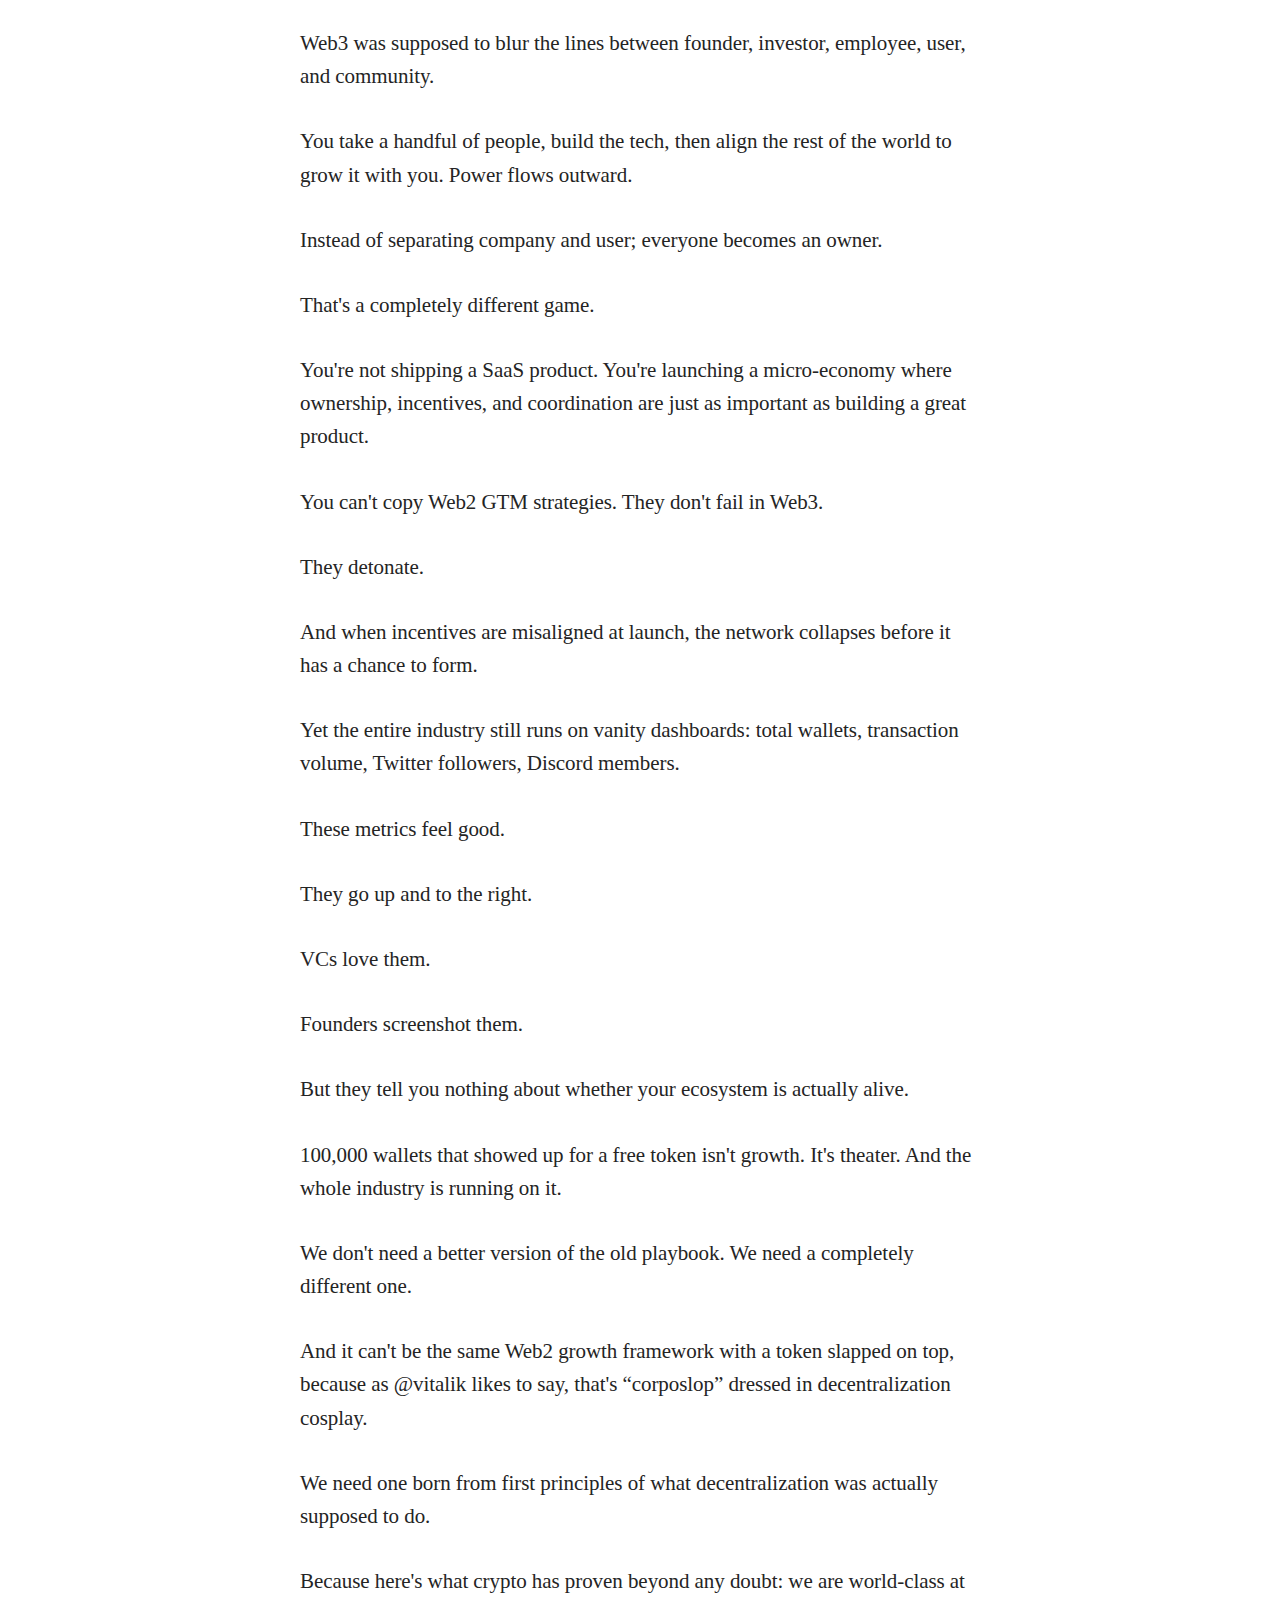
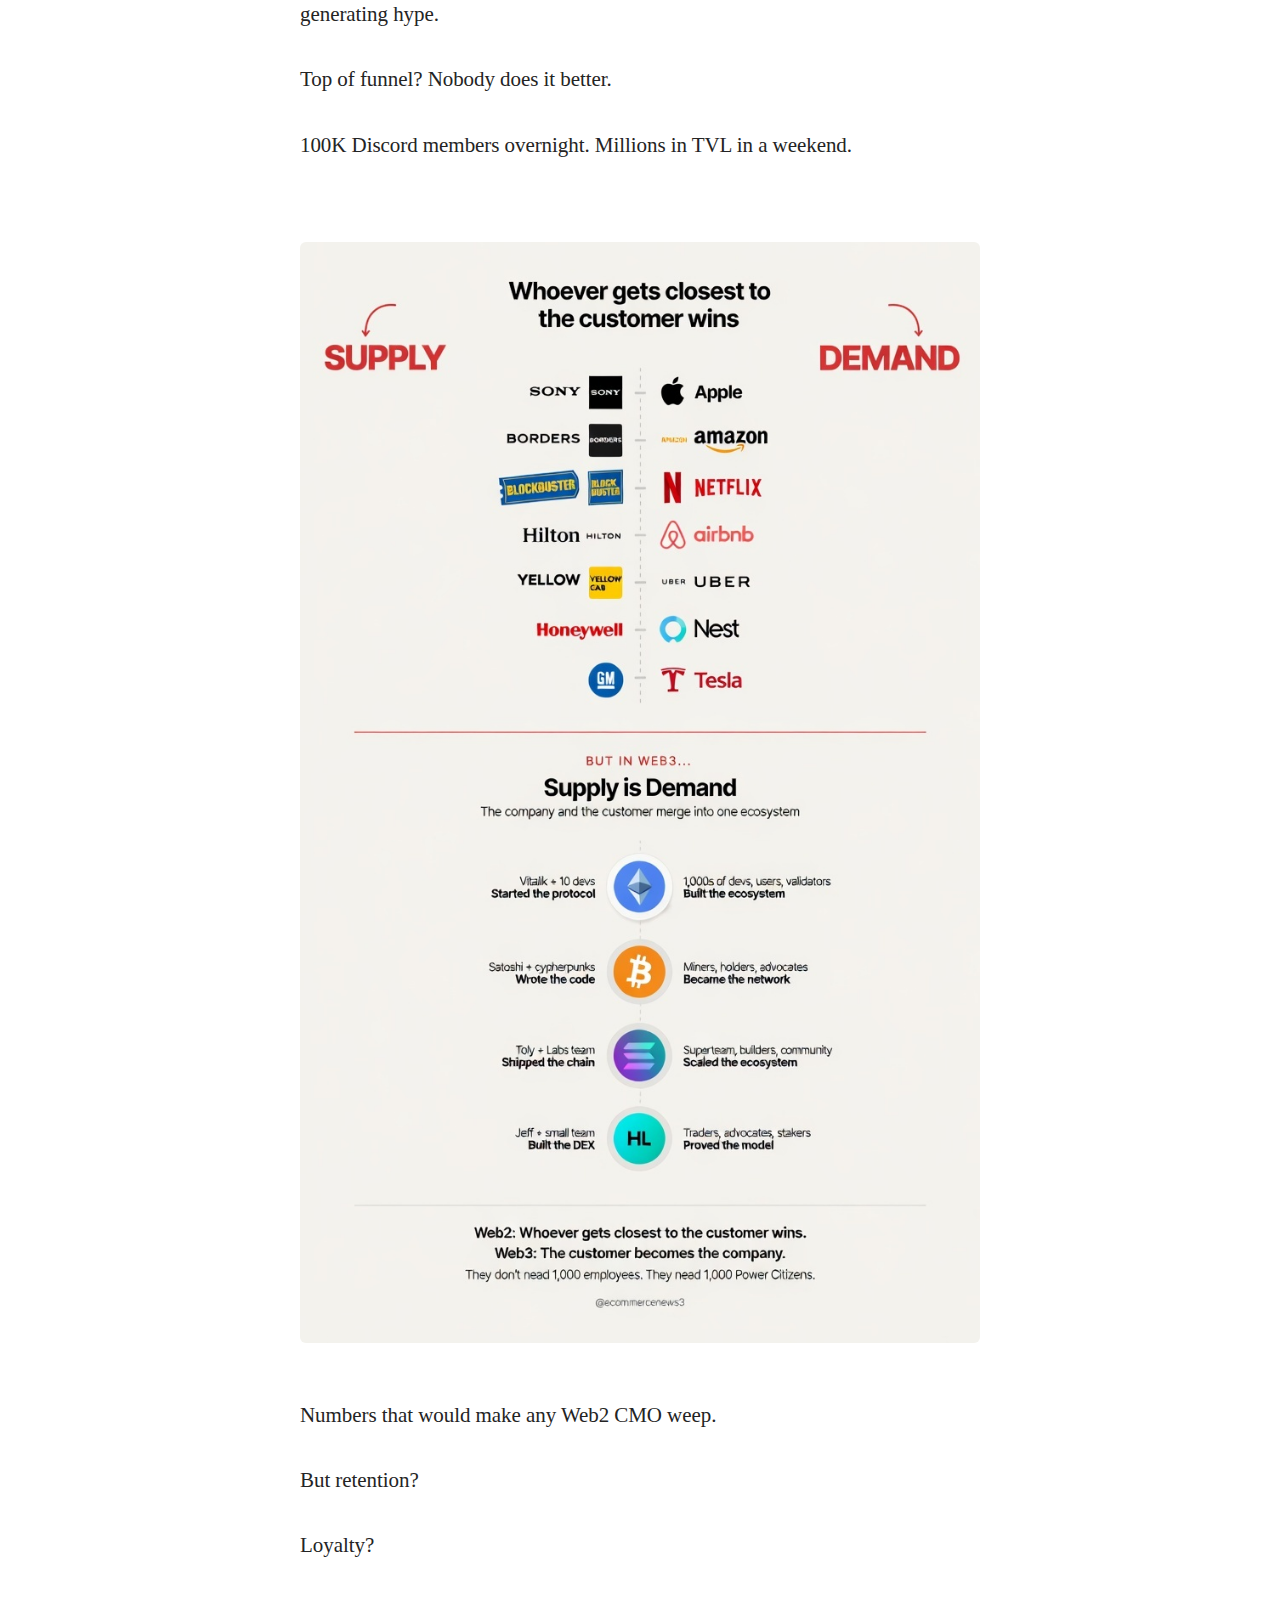
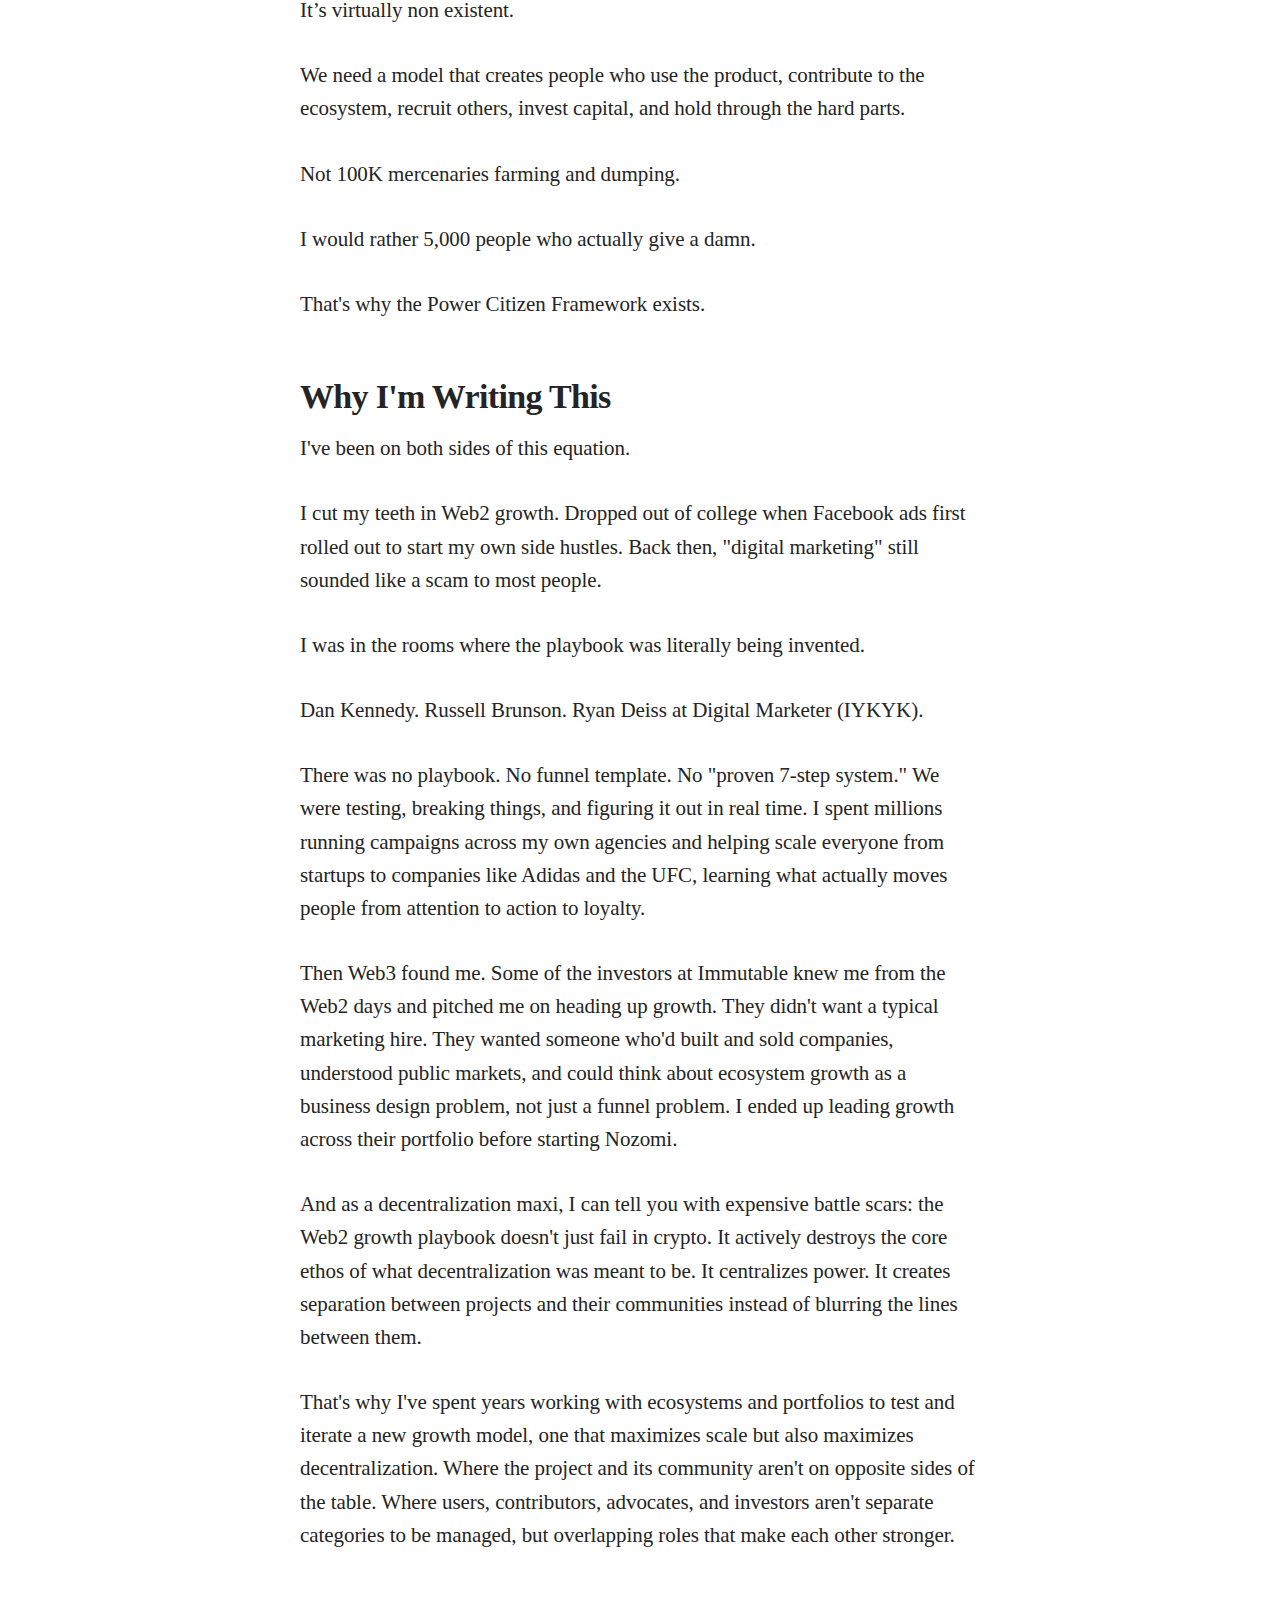
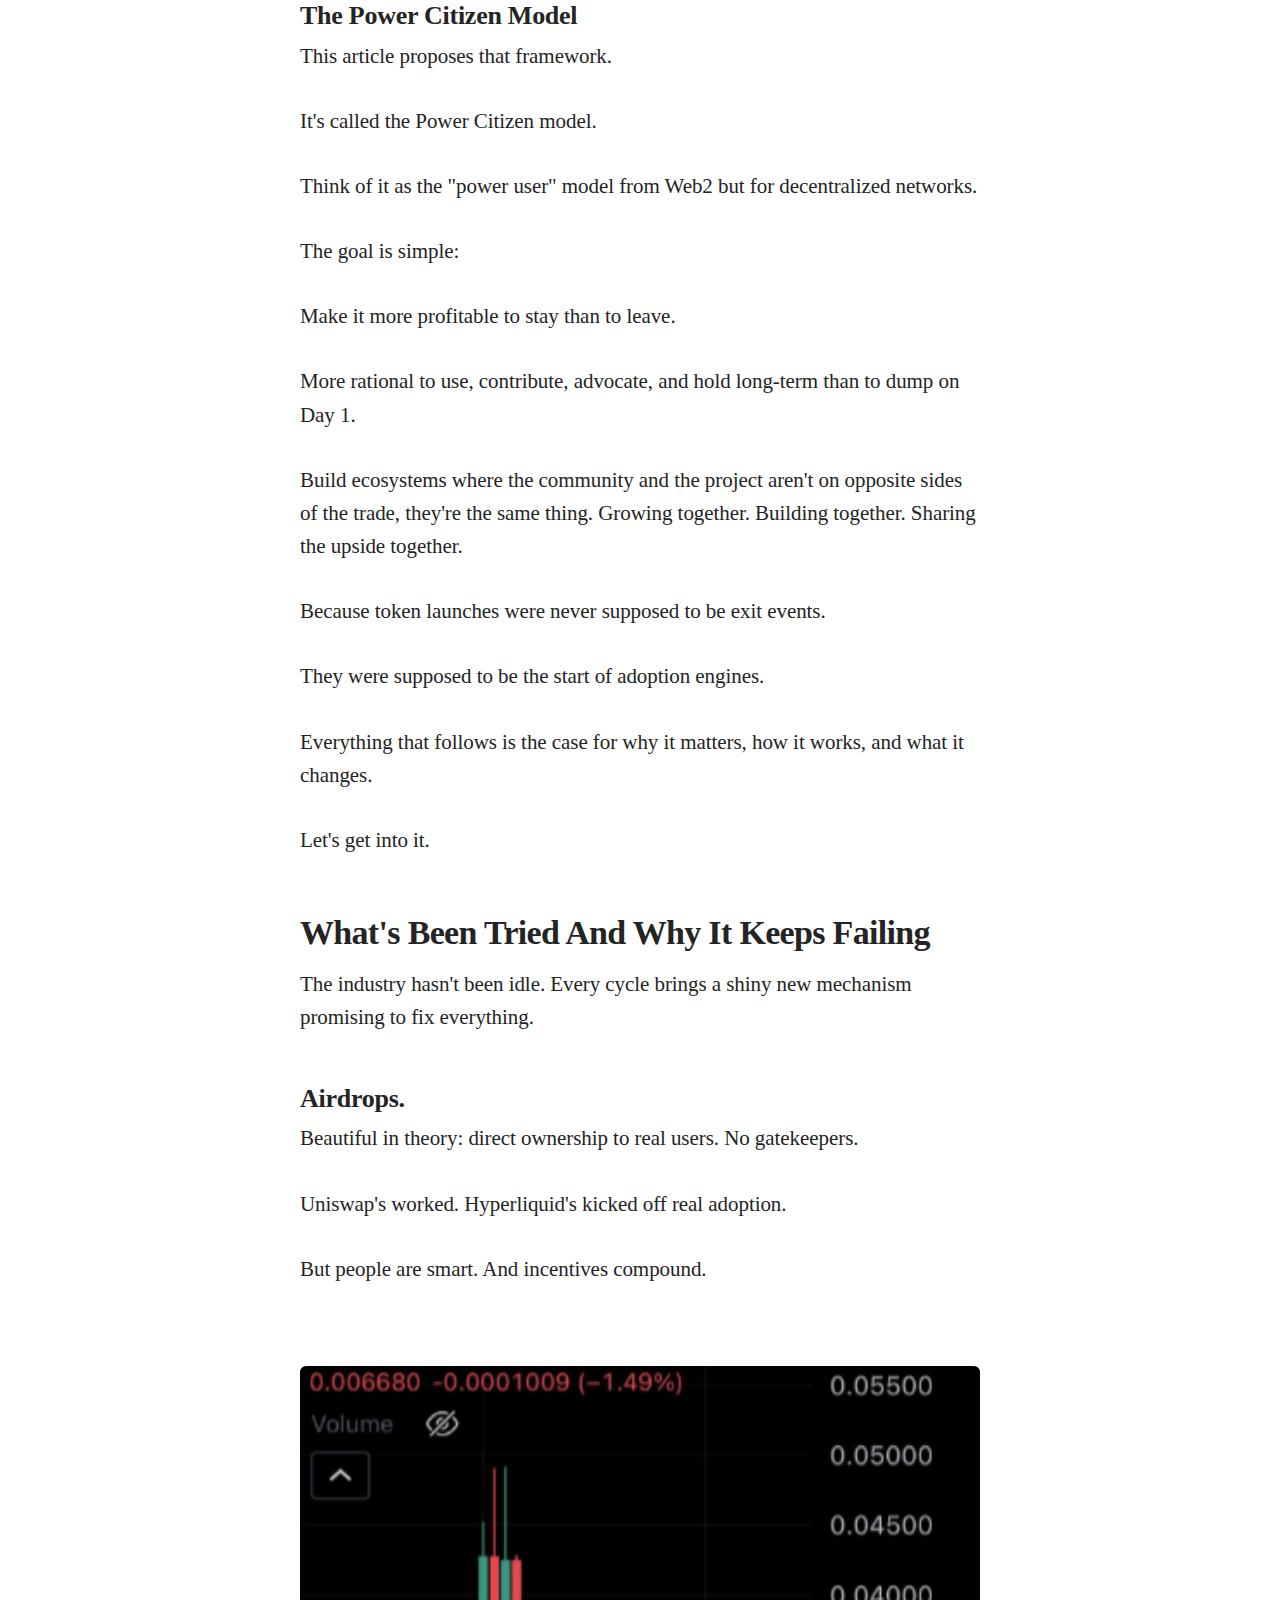
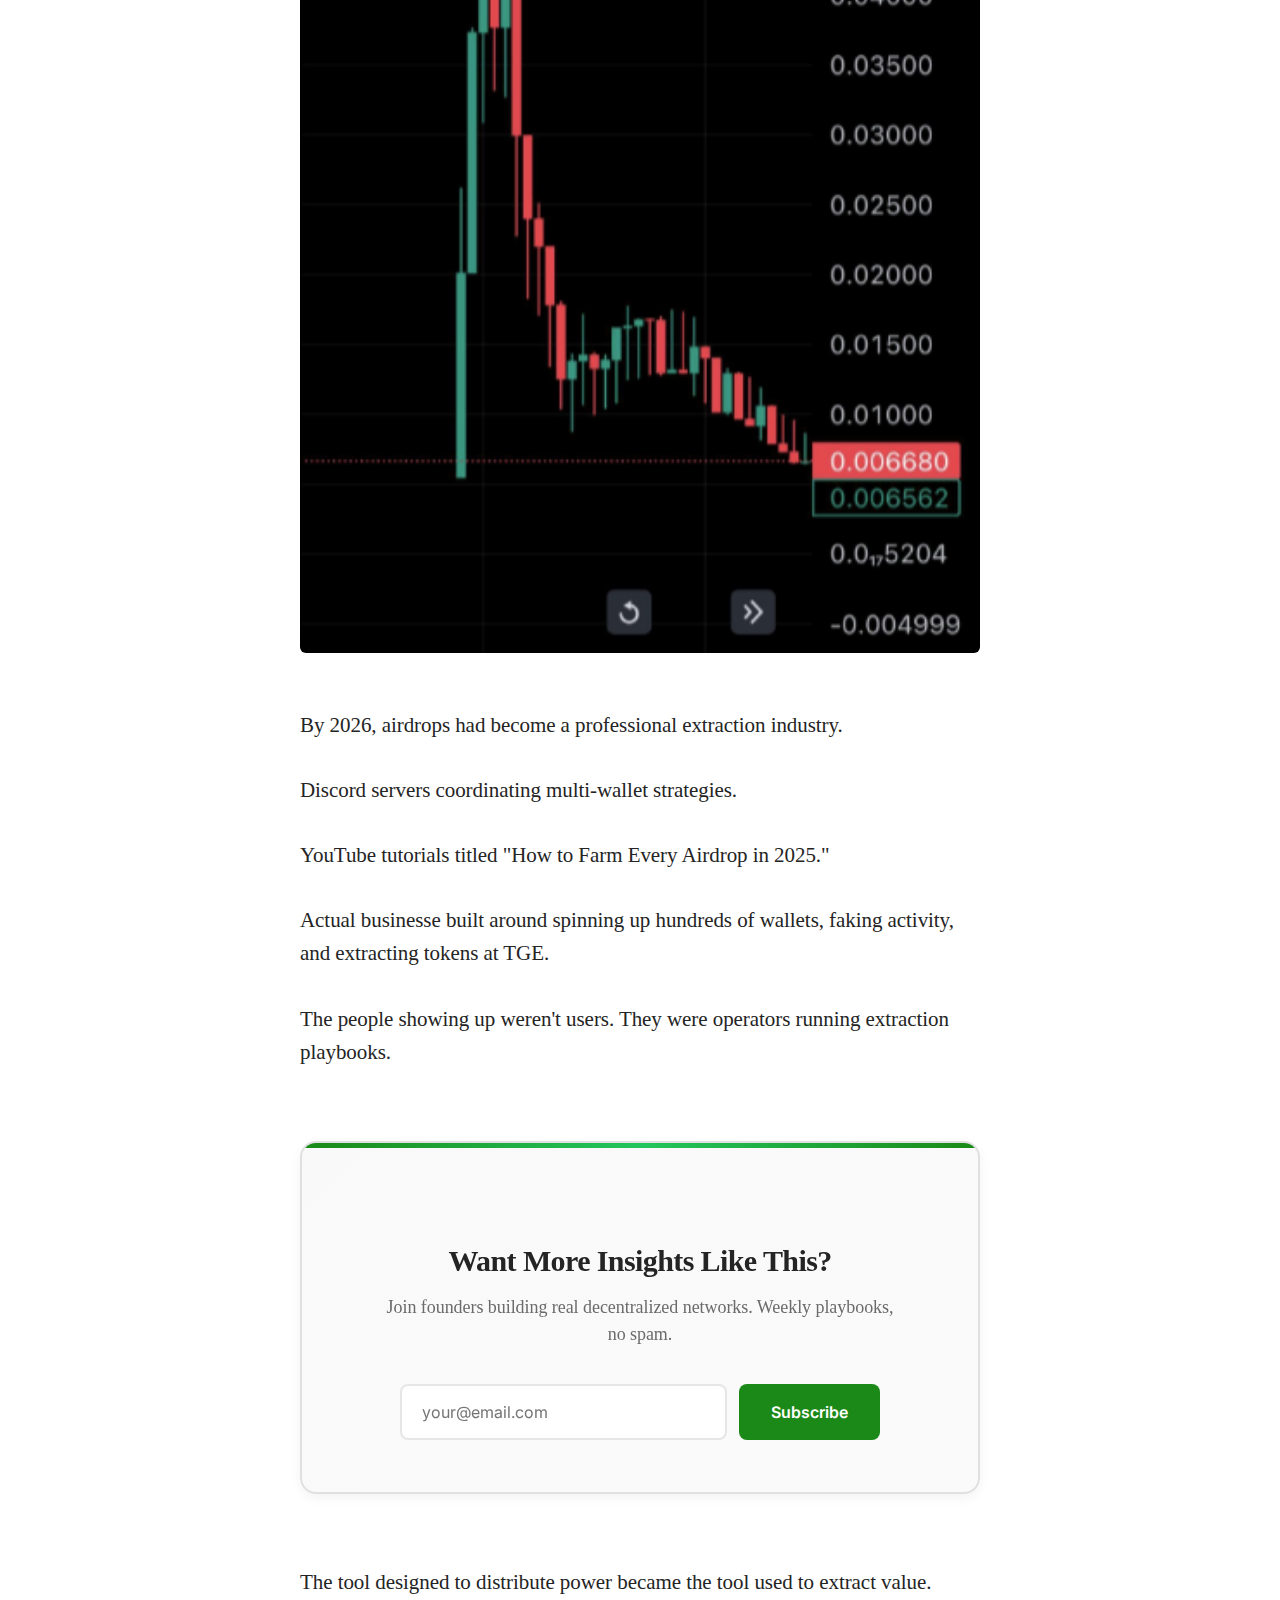
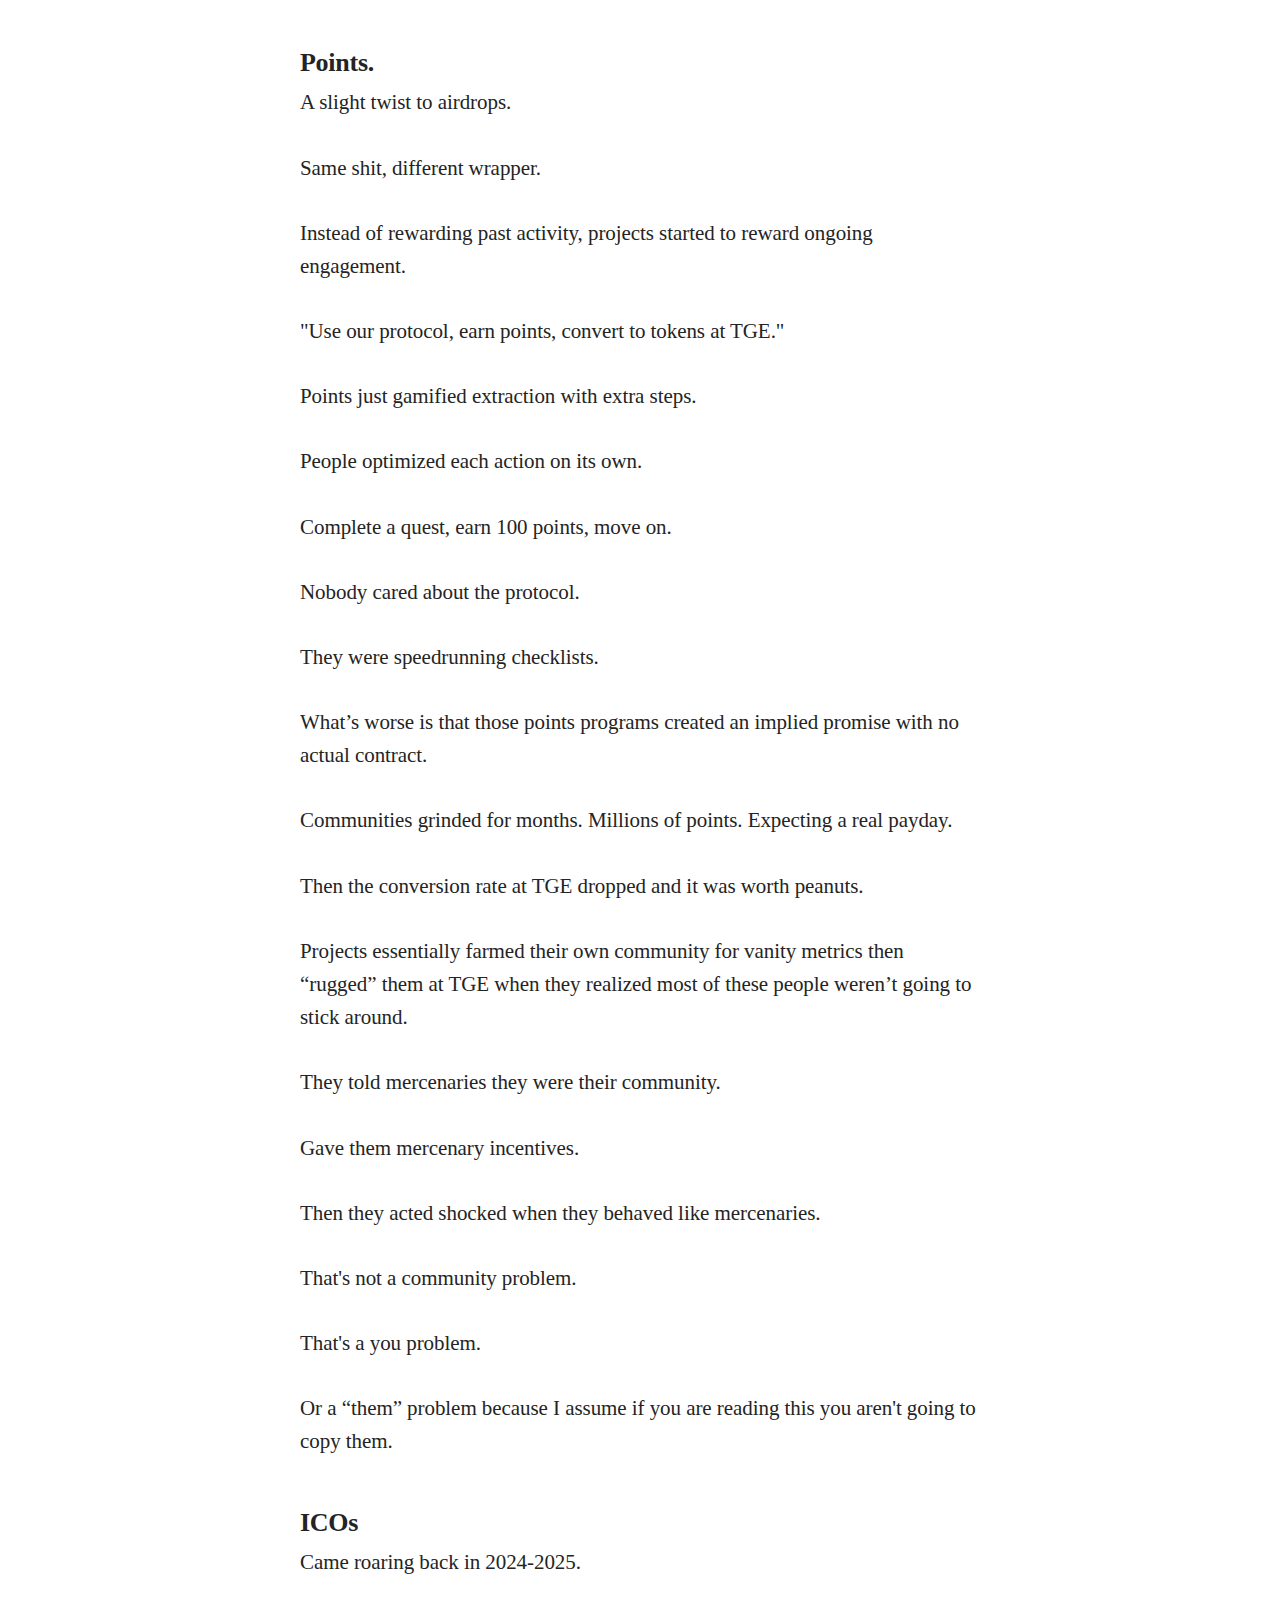
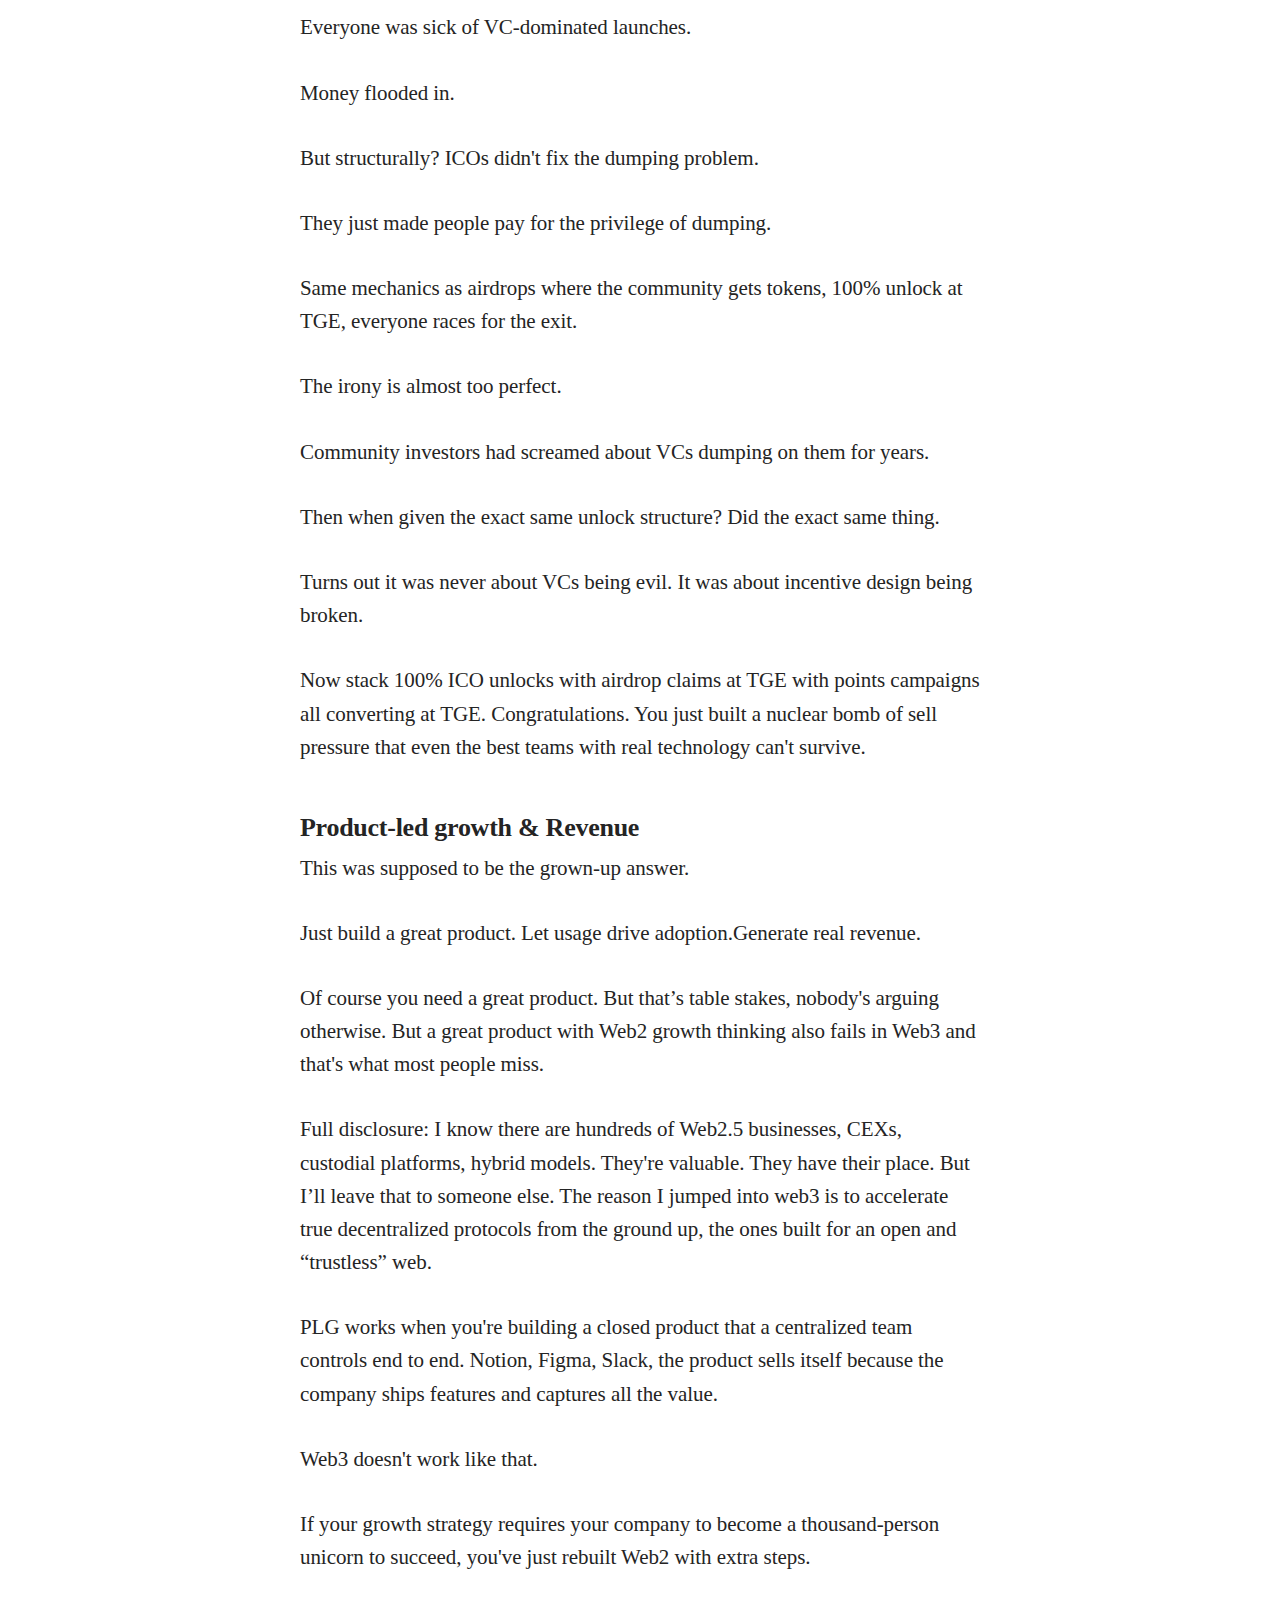
<file: power-citizen-framework/index.html>
<!DOCTYPE html>
<html lang="en">
<head>
    <meta charset="UTF-8">
    <meta name="viewport" content="width=device-width, initial-scale=1.0">
    <title>A New Growth Model for Web3: The Power Citizen Framework — Nozomi</title>
    <meta name="description" content="85% of 2025 token launches cratered. Not because of tech or VCs. Here's a new framework to build networks people actually stay in.">
    <link rel="icon" type="image/png" href="/favicon_nozomi.png">
    <link rel="preconnect" href="https://fonts.googleapis.com">
    <link rel="preconnect" href="https://fonts.gstatic.com" crossorigin>
    <link href="https://fonts.googleapis.com/css2?family=Charter:ital,wght@0,400;0,700;1,400&family=Inter:wght@300;400;500;600;700&display=swap" rel="stylesheet">
    
    <script async src="https://www.googletagmanager.com/gtag/js?id=G-ZX6C0Q0P1P"></script>
    <script>
      window.dataLayer = window.dataLayer || [];
      function gtag(){dataLayer.push(arguments);}
      gtag('js', new Date());
      gtag('config', 'G-ZX6C0Q0P1P');
    </script>
    
    <style>
        :root {
            --serif: Charter, 'Georgia', 'Times New Roman', serif;
            --sans: Inter, -apple-system, BlinkMacSystemFont, sans-serif;
            --bg: #FFFFFF;
            --text: #242424;
            --text-light: #6B6B6B;
            --text-lighter: #8B8B8B;
            --border: #E6E6E6;
            --accent: #1A8917;
            --accent-hover: #156D13;
            --highlight: #FFC017;
            --toc-bg: #F9F9F9;
            --newsletter-bg: #F7F7F7;
            --newsletter-border: #E0E0E0;
        }

        * { margin: 0; padding: 0; box-sizing: border-box; }
        
        ::selection {
            background: var(--highlight);
            color: var(--text);
        }

        body {
            font-family: var(--serif);
            background: var(--bg);
            color: var(--text);
            line-height: 1.58;
            letter-spacing: -0.003em;
            -webkit-font-smoothing: antialiased;
            -moz-osx-font-smoothing: grayscale;
        }

        a { text-decoration: none; color: inherit; }

        .header {
            background: rgba(255, 255, 255, 0.95);
            border-bottom: 1px solid var(--border);
            position: sticky;
            top: 0;
            z-index: 1000;
            backdrop-filter: blur(20px);
        }

        .header-inner {
            max-width: 1336px;
            margin: 0 auto;
            padding: 20px 64px;
            display: flex;
            align-items: center;
            justify-content: space-between;
        }

        .logo {
            font-family: var(--sans);
            font-size: 22px;
            font-weight: 700;
            letter-spacing: -0.5px;
        }

        .nav-links {
            display: flex;
            gap: 32px;
            list-style: none;
            align-items: center;
            font-family: var(--sans);
        }

        .nav-links a {
            font-size: 14px;
            color: var(--text-light);
            transition: color 0.15s;
            font-weight: 400;
        }

        .nav-links a:hover {
            color: var(--text);
        }

        .article-container {
            max-width: 1336px;
            margin: 0 auto;
            padding: 0 64px;
            display: grid;
            grid-template-columns: 1fr 680px 1fr;
            gap: 64px;
            position: relative;
        }

        .toc-sidebar {
            position: sticky;
            top: 100px;
            height: fit-content;
            max-height: calc(100vh - 120px);
            overflow-y: auto;
            padding-right: 24px;
        }

        .toc-sidebar::-webkit-scrollbar {
            width: 3px;
        }

        .toc-sidebar::-webkit-scrollbar-thumb {
            background: var(--border);
            border-radius: 3px;
        }

        .toc-title {
            font-family: var(--sans);
            font-size: 13px;
            font-weight: 600;
            color: var(--text);
            margin-bottom: 16px;
            text-transform: uppercase;
            letter-spacing: 0.5px;
        }

        .toc-list {
            list-style: none;
        }

        .toc-list li {
            margin-bottom: 8px;
        }

        .toc-list a {
            font-family: var(--sans);
            font-size: 14px;
            color: var(--text-lighter);
            transition: all 0.15s;
            display: block;
            padding: 6px 0 6px 16px;
            border-left: 2px solid transparent;
        }

        .toc-list a:hover {
            color: var(--text);
            border-left-color: var(--border);
        }

        .toc-list a.active {
            color: var(--text);
            border-left-color: var(--accent);
            font-weight: 500;
        }

        .article-header {
            grid-column: 2;
            padding: 56px 0 24px;
        }

        .breadcrumb {
            font-family: var(--sans);
            font-size: 14px;
            color: var(--text-light);
            margin-bottom: 32px;
        }

        .breadcrumb a {
            color: var(--text-light);
            transition: color 0.15s;
        }

        .breadcrumb a:hover {
            color: var(--text);
        }

        .article-tag {
            display: inline-block;
            font-family: var(--sans);
            font-size: 13px;
            font-weight: 500;
            color: var(--text-light);
            background: var(--toc-bg);
            padding: 6px 12px;
            border-radius: 4px;
            margin-bottom: 24px;
        }

        .article-title {
            font-size: 48px;
            font-weight: 700;
            line-height: 1.1;
            letter-spacing: -0.03em;
            margin-bottom: 16px;
            color: var(--text);
        }

        .article-subtitle {
            font-size: 24px;
            font-weight: 400;
            line-height: 1.4;
            color: var(--text-light);
            margin-bottom: 32px;
        }

        .author-section {
            display: flex;
            align-items: center;
            gap: 16px;
            padding: 20px 0 12px;
            border-top: 1px solid var(--border);
        }

        .author-avatar {
            width: 56px;
            height: 56px;
            border-radius: 50%;
            overflow: hidden;
        }

        .author-avatar img {
            width: 100%;
            height: 100%;
            object-fit: cover;
        }

        .author-info {
            flex: 1;
        }

        .author-name {
            font-family: var(--sans);
            font-size: 16px;
            font-weight: 600;
            color: var(--text);
            margin-bottom: 4px;
        }

        .article-meta {
            font-family: var(--sans);
            font-size: 14px;
            color: var(--text-lighter);
            display: flex;
            gap: 8px;
        }

        .article-body {
            grid-column: 2;
            padding-bottom: 80px;
        }

        .featured-image {
            margin: 16px 0 48px;
            border-radius: 8px;
            overflow: hidden;
        }

        .featured-image img {
            width: 100%;
            display: block;
        }

        .article-body p {
            font-size: 21px;
            line-height: 1.58;
            letter-spacing: -0.003em;
            margin-bottom: 32px;
            color: var(--text);
        }

        .article-body h2 {
            font-size: 34px;
            font-weight: 700;
            line-height: 1.15;
            letter-spacing: -0.02em;
            margin: 56px 0 16px;
            color: var(--text);
            scroll-margin-top: 100px;
        }

        .article-body h2:first-of-type {
            margin-top: 0;
        }

        .article-body h3 {
            font-size: 26px;
            font-weight: 600;
            line-height: 1.22;
            letter-spacing: -0.01em;
            margin: 48px 0 8px;
            color: var(--text);
        }

        .article-body strong {
            font-weight: 700;
            color: var(--text);
        }

        .article-body em {
            font-style: italic;
        }

        .article-body img {
            width: 100%;
            margin: 48px 0;
            border-radius: 6px;
        }

        /* BEAUTIFUL NEWSLETTER CTA */
        .newsletter-cta {
            background: linear-gradient(135deg, #F9F9F9 0%, #FAFAFA 100%);
            border: 2px solid var(--newsletter-border);
            border-radius: 16px;
            padding: 52px 44px;
            margin: 72px 0;
            text-align: center;
            box-shadow: 0 4px 12px rgba(0,0,0,0.05);
            position: relative;
            overflow: hidden;
        }

        .newsletter-cta::before {
            content: '';
            position: absolute;
            top: 0;
            left: 0;
            right: 0;
            height: 5px;
            background: linear-gradient(90deg, var(--accent) 0%, #22c55e 50%, var(--accent) 100%);
        }

        .newsletter-cta h3 {
            font-size: 30px;
            font-weight: 700;
            margin-bottom: 14px;
            color: var(--text);
            letter-spacing: -0.02em;
        }

        .newsletter-cta p {
            font-size: 18px !important;
            color: var(--text-light);
            margin-bottom: 36px !important;
            line-height: 1.5 !important;
            max-width: 520px;
            margin-left: auto;
            margin-right: auto;
        }

        .newsletter-form {
            display: flex;
            gap: 12px;
            max-width: 480px;
            margin: 0 auto;
        }

        .newsletter-input {
            flex: 1;
            padding: 16px 20px;
            border: 2px solid var(--border);
            border-radius: 8px;
            font-size: 16px;
            font-family: var(--sans);
            background: white;
            transition: all 0.2s;
        }

        .newsletter-input:focus {
            outline: none;
            border-color: var(--accent);
            box-shadow: 0 0 0 3px rgba(26, 137, 23, 0.1);
        }

        .newsletter-submit {
            padding: 16px 32px;
            background: var(--accent);
            color: white;
            border: none;
            border-radius: 8px;
            font-size: 16px;
            font-weight: 600;
            font-family: var(--sans);
            cursor: pointer;
            transition: all 0.2s;
            white-space: nowrap;
        }

        .newsletter-submit:hover {
            background: var(--accent-hover);
            transform: translateY(-1px);
            box-shadow: 0 4px 12px rgba(26, 137, 23, 0.3);
        }

        .newsletter-submit:active {
            transform: translateY(0);
        }

        .right-sidebar {
            position: sticky;
            top: 100px;
            height: fit-content;
        }

        .footer {
            border-top: 1px solid var(--border);
            padding: 48px 64px;
            text-align: center;
            background: var(--bg);
        }

        .footer-nav {
            display: flex;
            gap: 32px;
            justify-content: center;
            margin-bottom: 24px;
            flex-wrap: wrap;
            font-family: var(--sans);
        }

        .footer-nav a {
            font-size: 14px;
            color: var(--text-light);
            transition: color 0.15s;
        }

        .footer-nav a:hover {
            color: var(--text);
        }

        .footer p {
            font-family: var(--sans);
            font-size: 13px;
            color: var(--text-lighter);
        }

        @media (max-width: 1200px) {
            .article-container {
                grid-template-columns: 200px 1fr;
                gap: 48px;
                padding: 0 32px;
            }
            .article-header, .article-body {
                grid-column: 2;
            }
            .right-sidebar {
                display: none;
            }
        }

        @media (max-width: 900px) {
            .article-container {
                grid-template-columns: 1fr;
                padding: 0 24px;
            }
            .toc-sidebar {
                display: none;
            }
            .article-header, .article-body {
                grid-column: 1;
            }
            .header-inner, .footer {
                padding-left: 24px;
                padding-right: 24px;
            }
            .article-title {
                font-size: 36px;
            }
            .article-body p {
                font-size: 19px;
            }
            .article-body h2 {
                font-size: 28px;
            }
            .newsletter-form {
                flex-direction: column;
            }
            .newsletter-cta {
                padding: 40px 24px;
            }
        }

        @media (max-width: 640px) {
            .nav-links {
                display: none;
            }
        }
    </style>
</head>
<body>

    <header class="header">
        <div class="header-inner">
            <a href="/" class="logo">Nozomi</a>
            <nav>
                <ul class="nav-links">
                    <li><a href="/">Home</a></li>
                    <li><a href="/about.html">About</a></li>
                    <li><a href="/blog.html">Letters</a></li>
                </ul>
            </nav>
        </div>
    </header>

    <div class="article-container">
        
        <aside class="toc-sidebar">
            <h3 class="toc-title">In this article</h3>
            <ul class="toc-list" id="tocList"></ul>
        </aside>

        <header class="article-header">
            <div class="breadcrumb">
                <a href="/blog.html">← Letters</a>
            </div>
            <span class="article-tag">Web3 Growth</span>
            <h1 class="article-title">A New Growth Model for Web3 & Decentralization Maxis</h1>
            <p class="article-subtitle">The Power Citizen Framework</p>
            <div class="author-section">
                <div class="author-avatar">
                    <img src="/images/Loui.jpg" alt="Louis Dharma">
                </div>
                <div class="author-info">
                    <div class="author-name">Louis Dharma</div>
                    <div class="article-meta">
                        <span>Feb 18, 2026</span>
                        <span>·</span>
                        <span>18 min read</span>
                    </div>
                </div>
            </div>
        </header>

        <article class="article-body">
        
        <!-- Featured Header Image -->
        <img src="/images/blog/power_citizen_header_v4.png" alt="Power Citizen Framework" style="width: 100%; border-radius: 8px; margin-bottom: 0; margin-top: 0;">
        
        <p>What’s one of the biggest lies in crypto?</p>
        <p>That launching a decentralized network gives power back to the people.</p>
        <p>Most 2025 launches did the exact opposite.</p>
        <p>TL;DR: 85% of 2025 token launches cratered immediately. Not because the tech sucked. Not because every team was rugging. But because the entire growth model is broken.</p>
        <p>Airdrops, points, ICOs, liquidity mining are all awesome at hype, awareness and getting people in the door.</p>
        <p>They're shit at keeping them there.</p>
        <p>This article isn't another "how to launch your token" thread.</p>
        <p>It proposes a new framework called the Power Citizen model.</p>
        <p>A new growth framework designed so that staying, contributing, advocating, and holding long-term is more profitable than dumping at TGE.</p>
        <p>It's long. Bookmark it. Forward it to your team. Read it at 2 a.m. when you're staring at your GTM plan, wondering how the hell to avoid wasting $1M on airdrop farmers who ghost on Day 1.</p>
        <h2>The 2025 Bloodbath (And Why We Can't Blame "The VCs" This Time)</h2>
        <img src="/images/blog/ashes%20screenshot.png" alt="">
        <p>We've all seen ashes posts.</p>
        <p>85% of token launches in 2025 nuked on Day 1.</p>
        <p>And the sad part is, that we can’t even blame the “evil VCs” this time.</p>
        <p>In most launches, VC tokens were locked for months or years.</p>
        <p>It was everyone else dumping.</p>
        <p>Communities eating their own, long before a single VC touched their allocation.</p>
        <p>KOLs shilling deals they got secret preferred terms on, then dumping into their own followers</p>
        <p>Founders dumping to cover runway because they blew their raise on influencer campaigns that generated exactly zero long-term users.</p>
        <p>Market makers exploiting the "free loan option" to sell the top, buy the bottom, and leave the chart looking like a crime scene.</p>
        <p>And communities? Most were airdrop farmers running 50 wallets, claiming at TGE, dumping immediately, rotating to the next project, repeat.</p>
        <p>Everyone was exit liquidity for everyone else.</p>
        <p>From the outside, Web3 doesn't look like the future of the internet.</p>
        <p>It looks like a PvP casino.</p>
        <p>Token launches were supposed to be adoption engines.</p>
        <p>Instead, they became exit events.</p>
        <p>But we keep running the same playbook expecting different results.</p>
        <p>That's not a strategy.</p>
        <p>That's insanity with a token attached.</p>
        <h3>There Is No Playbook (Yet)</h3>
        <p>So why don't we just "come up with a better playbook"?</p>
        <p>Well it’s not that simple.</p>
        <p>There is no "playbook" for launching decentralized networks.</p>
        <p>Because the goal was never to build another thousand-person unicorn like Uber or Google.</p>
        <p>That wasn't the point.</p>
        <p>Build unicorns? Heck yeah.</p>
        <p>But not because a centralized team grew it alone.</p>
        <p>Web3 was supposed to blur the lines between founder, investor, employee, user, and community.</p>
        <p>You take a handful of people, build the tech, then align the rest of the world to grow it with you. Power flows outward.</p>
        <p>Instead of separating company and user; everyone becomes an owner.</p>
        <p>That's a completely different game.</p>
        <p>You're not shipping a SaaS product. You're launching a micro-economy where ownership, incentives, and coordination are just as important as building a great product.</p>
        <p>You can't copy Web2 GTM strategies. They don't fail in Web3.</p>
        <p>They detonate.</p>
        <p>And when incentives are misaligned at launch, the network collapses before it has a chance to form.</p>
        <p>Yet the entire industry still runs on vanity dashboards: total wallets, transaction volume, Twitter followers, Discord members.</p>
        <p>These metrics feel good.</p>
        <p>They go up and to the right.</p>
        <p>VCs love them.</p>
        <p>Founders screenshot them.</p>
        <p>But they tell you nothing about whether your ecosystem is actually alive.</p>
        <p>100,000 wallets that showed up for a free token isn't growth. It's theater. And the whole industry is running on it.</p>
        <p>We don't need a better version of the old playbook. We need a completely different one.</p>
        <p>And it can't be the same Web2 growth framework with a token slapped on top, because as @vitalik likes to say, that's “corposlop” dressed in decentralization cosplay.</p>
        <p>We need one born from first principles of what decentralization was actually supposed to do.</p>
        <p>Because here's what crypto has proven beyond any doubt: we are world-class at generating hype.</p>
        <p>Top of funnel? Nobody does it better.</p>
        <p>100K Discord members overnight. Millions in TVL in a weekend.</p>
        <img src="/images/blog/image%20(1).jpg" alt="">
        <p>Numbers that would make any Web2 CMO weep.</p>
        <p>But retention?</p>
        <p>Loyalty?</p>
        <p>It’s virtually non existent.</p>
        <p>We need a model that creates people who use the product, contribute to the ecosystem, recruit others, invest capital, and hold through the hard parts.</p>
        <p>Not 100K mercenaries farming and dumping.</p>
        <p>I would rather 5,000 people who actually give a damn.</p>
        <p>That's why the Power Citizen Framework exists.</p>
        <h2>Why I'm Writing This</h2>
        <p>I've been on both sides of this equation.</p>
        <p>I cut my teeth in Web2 growth. Dropped out of college when Facebook ads first rolled out to start my own side hustles. Back then, "digital marketing" still sounded like a scam to most people.</p>
        <p>I was in the rooms where the playbook was literally being invented.</p>
        <p>Dan Kennedy. Russell Brunson. Ryan Deiss at Digital Marketer (IYKYK).</p>
        <p>There was no playbook. No funnel template. No "proven 7-step system." We were testing, breaking things, and figuring it out in real time. I spent millions running campaigns across my own agencies and helping scale everyone from startups to companies like Adidas and the UFC, learning what actually moves people from attention to action to loyalty.</p>
        <p>Then Web3 found me. Some of the investors at Immutable knew me from the Web2 days and pitched me on heading up growth. They didn't want a typical marketing hire. They wanted someone who'd built and sold companies, understood public markets, and could think about ecosystem growth as a business design problem, not just a funnel problem. I ended up leading growth across their portfolio before starting Nozomi.</p>
        <p>And as a decentralization maxi, I can tell you with expensive battle scars: the Web2 growth playbook doesn't just fail in crypto. It actively destroys the core ethos of what decentralization was meant to be. It centralizes power. It creates separation between projects and their communities instead of blurring the lines between them.</p>
        <p>That's why I've spent years working with ecosystems and portfolios to test and iterate a new growth model, one that maximizes scale but also maximizes decentralization. Where the project and its community aren't on opposite sides of the table. Where users, contributors, advocates, and investors aren't separate categories to be managed, but overlapping roles that make each other stronger.</p>
        <h3>The Power Citizen Model</h3>
        <p>This article proposes that framework.</p>
        <p>It's called the Power Citizen model.</p>
        <p>Think of it as the "power user" model from Web2 but for decentralized networks.</p>
        <p>The goal is simple:</p>
        <p>Make it more profitable to stay than to leave.</p>
        <p>More rational to use, contribute, advocate, and hold long-term than to dump on Day 1.</p>
        <p>Build ecosystems where the community and the project aren't on opposite sides of the trade, they're the same thing. Growing together. Building together. Sharing the upside together.</p>
        <p>Because token launches were never supposed to be exit events.</p>
        <p>They were supposed to be the start of adoption engines.</p>
        <p>Everything that follows is the case for why it matters, how it works, and what it changes.</p>
        <p>Let's get into it.</p>
        <h2>What's Been Tried And Why It Keeps Failing</h2>
        <p>The industry hasn't been idle. Every cycle brings a shiny new mechanism promising to fix everything.</p>
        <h3>Airdrops.</h3>
        <p>Beautiful in theory: direct ownership to real users. No gatekeepers.</p>
        <p>Uniswap's worked. Hyperliquid's kicked off real adoption.</p>
        <p>But people are smart. And incentives compound.</p>
        <img src="/images/blog/Screenshot%202026-02-18%20142151.png" alt="">
        <p>By 2026, airdrops had become a professional extraction industry.</p>
        <p>Discord servers coordinating multi-wallet strategies.</p>
        <p>YouTube tutorials titled "How to Farm Every Airdrop in 2025."</p>
        <p>Actual businesse built around spinning up hundreds of wallets, faking activity, and extracting tokens at TGE.</p>
        <p>The people showing up weren't users. They were operators running extraction playbooks.</p>

        <div class="newsletter-cta">
            <h3>Want More Insights Like This?</h3>
            <p>Join founders building real decentralized networks. Weekly playbooks, no spam.</p>
            <form class="newsletter-form" id="mc-form-1">
                <input type="email" name="EMAIL" class="newsletter-input" placeholder="your@email.com" required>
                <button type="submit" class="newsletter-submit">Subscribe</button>
            </form>
        </div>

        <p>The tool designed to distribute power became the tool used to extract value.</p>
        <h3>Points.</h3>
        <p>A slight twist to airdrops.</p>
        <p>Same shit, different wrapper.</p>
        <p>Instead of rewarding past activity, projects started to reward ongoing engagement.</p>
        <p>"Use our protocol, earn points, convert to tokens at TGE."</p>
        <p>Points just gamified extraction with extra steps.</p>
        <p>People optimized each action on its own.</p>
        <p>Complete a quest, earn 100 points, move on.</p>
        <p>Nobody cared about the protocol.</p>
        <p>They were speedrunning checklists.</p>
        <p>What’s worse is that those points programs created an implied promise with no actual contract.</p>
        <p>Communities grinded for months. Millions of points. Expecting a real payday.</p>
        <p>Then the conversion rate at TGE dropped and it was worth peanuts.</p>
        <p>Projects essentially farmed their own community for vanity metrics then “rugged” them at TGE when they realized most of these people weren’t going to stick around.</p>
        <p>They told mercenaries they were their community.</p>
        <p>Gave them mercenary incentives.</p>
        <p>Then they acted shocked when they behaved like mercenaries.</p>
        <p>That's not a community problem.</p>
        <p>That's a you problem.</p>
        <p>Or a “them” problem because I assume if you are reading this you aren't going to copy them.</p>
        <h3>ICOs</h3>
        <p>Came roaring back in 2024-2025.</p>
        <p>Everyone was sick of VC-dominated launches.</p>
        <p>Money flooded in.</p>
        <p>But structurally? ICOs didn't fix the dumping problem.</p>
        <p>They just made people pay for the privilege of dumping.</p>
        <p>Same mechanics as airdrops where the community gets tokens, 100% unlock at TGE, everyone races for the exit.</p>
        <p>The irony is almost too perfect.</p>
        <p>Community investors had screamed about VCs dumping on them for years.</p>
        <p>Then when given the exact same unlock structure? Did the exact same thing.</p>
        <p>Turns out it was never about VCs being evil. It was about incentive design being broken.</p>
        <p>Now stack 100% ICO unlocks with airdrop claims at TGE with points campaigns all converting at TGE. Congratulations. You just built a nuclear bomb of sell pressure that even the best teams with real technology can't survive.</p>
        <h3>Product-led growth & Revenue</h3>
        <p>This was supposed to be the grown-up answer.</p>
        <p>Just build a great product. Let usage drive adoption.Generate real revenue.</p>
        <p>Of course you need a great product. But that’s table stakes, nobody's arguing otherwise. But a great product with Web2 growth thinking also fails in Web3 and that's what most people miss.</p>
        <p>Full disclosure: I know there are hundreds of Web2.5 businesses, CEXs, custodial platforms, hybrid models. They're valuable. They have their place. But I’ll leave that to someone else. The reason I jumped into web3 is to accelerate true decentralized protocols from the ground up, the ones built for an open and “trustless” web.</p>
        <p>PLG works when you're building a closed product that a centralized team controls end to end. Notion, Figma, Slack, the product sells itself because the company ships features and captures all the value.</p>
        <p>Web3 doesn't work like that.</p>
        <p>If your growth strategy requires your company to become a thousand-person unicorn to succeed, you've just rebuilt Web2 with extra steps.</p>
        <p>Again - I am NOT saying you don’t need a great solution or need to produce real revenue. You Do!</p>
        <h3>Liquidity mining</h3>
        <p>Chains spent hundreds of millions bribing users to show up.</p>
        <p>Yield farming. TVL rewards. Users arrived for the APY and left the second a bigger bribe appeared somewhere else. Loyalty lasted exactly as long as the incentive did. Not one second longer.</p>
        <p>See the Pattern?</p>
        <p>None of these mechanisms are optimized for retention. None of them optimized for loyalty.</p>
        <p>And I know there's a lot of chatter right now about the "death of airdrops." Or that ICOs won’t work again after the disaster of 2025. Or that points are dead. That's all lazy thinking.</p>
        <p>And honestly? It's hard to blame them because none of them optimised for loyalty.</p>
        <p>But how do you even test for loyalty in a single action?</p>
        <p>You can't.</p>
        <p>That's the whole problem. Every one of these tools treats participants as people doing isolated things. Farm this. Complete that. Hold for 30 days. Refer 5 friends. Each action rewarded on its own. Each action gamed on its own. Each action abandoned the second the reward is collected.</p>
        <p>You can't measure loyalty in a single transaction. You can't test alignment with a one-off quest.</p>
        <p>Loyalty only reveals itself over time, across multiple behaviors.</p>
        <p>Someone who uses your product AND creates content AND brings friends AND holds through a crash, that's loyalty. But no system we've built so far even attempts to measure that. Let alone reward it.</p>
        <p>That's the root cause. Not the tools.</p>
        <h2>Web3 is targeting the wrong avatars: The Costco Chicken Problem</h2>
        <p>Airdrops, points, ICOs, liquidity mining, every one of these tools did something incredibly well.</p>
        <p>They got people in the door.</p>
        <p>Hundreds of thousands of wallets. Millions in TVL. Hype that moved markets.</p>
        <p>Nothing in the history of the internet gets attention faster than free money.</p>
        <p>The problem was never getting people in the door. The problem was that nobody asked who was walking through it.</p>
        <p>And here's the thing: giving away free samples at Costco actually works.</p>
        <p>It works in every industry. Give value away for free, and if the product is genuinely great, a percentage of those people become long-term customers.</p>
        <p>That's not broken logic. That's a proven growth strategy.</p>
        <p>But it's based on one thing: you're confident you have a winning solution that's sticky.</p>
        <p>The chicken has to be good enough that people come back for it.</p>
        <p>The free sample is just the introduction. The product does the retaining.</p>
        <p>So the question isn't whether free samples work. It's whether you're giving them to the right people.</p>
        <p>If you walked into any founder meeting in the world and said "we're going to hand out chicken samples to vegetarians and attach a free $10 coupon," you'd be laughed out of the room.</p>
        <p>That's the dumbest growth campaign anyone could run. Yet that's exactly what crypto did for five years.</p>
        <p>Handed tokens to anyone with a wallet.</p>
        <p>Attached real dollar value.</p>
        <p>Then when it doesn't work, we blame the tool. "Airdrops are dead." "Points don't work." "ICOs failed."</p>
        <p>No. You handed chicken samples to vegetarians and wondered why nobody bought the chicken.</p>
        <p>The vegetarians aren't the problem. Your targeting is the problem.</p>
        <p>You want the people who try the sample and think: "Damn, this is good."</p>
        <p>Who tells their friends.</p>
        <p>Who comes back every week.</p>
        <p>Who buys the family pack.</p>
        <img src="/images/blog/same%20tools%20choose%20your%20looop.jpg" alt="">
        <p>Instead, you spread 10 million tokens across 100K farmers.</p>
        <p>Everyone dumps. Price crashes. Future drops get smaller. Death spiral.</p>
        <p>Flip it.</p>
        <p>Give those 10 million tokens to 5,000 people who actually give a shit.</p>
        <p>Real long-term users, contributors, advocates, holders.</p>
        <p>Each gets 10x more.</p>
        <p>Because they earned it.</p>
        <p>Because they're aligned.</p>
        <p>Because they won't dump.</p>
        <p>Your Discord won't hit 100K.</p>
        <p>You'll have 5,000.</p>
        <p>But those 5,000 will be worth more than 100K tourists ever could.</p>
        <h3>The difference between a tourist vs. Citizen</h3>
        <p>Think about it like a country.</p>
        <p>A country doesn't measure its strength by counting tourists. Tourists show up, take photos, spend a little money, and leave. No loyalty. No investment in the future. No reason to stay when things get hard.</p>
        <p>A country measures its strength by its citizens. Citizens vote. Pay taxes. Start businesses. Defend the country when it's under threat. Raise the next generation.</p>
        <p>The difference between a tourist and a citizen isn't just behavior, it's identity. A tourist passes through. A citizen belongs.</p>
        <p>Every failed growth mechanism in Web3 was designed to attract tourists and count them as citizens.</p>
        <h2>Introducing The Power Citizen Framework</h2>
        <p>In Web2, the most valuable person was a power user, someone who used your product way more than average and brought exponential value to your company.</p>
        <p>Web3 needs its own version. But it can't just be "power user" because Web3 isn't just about usage or “mindless consumers”.</p>
        <p>It's about blurring lines between user, contributor, investor, and advocate, where participants co-own and share upside.</p>
        <p>So what does the Web3 equivalent of a power user look like?</p>
        <p>Let me ask a simple question first: who do you actually want in your network?</p>
        <p>Person A: Farms free tokens. Does the minimum. Dumps Day 1.</p>
        <p>Person B: Uses the product. Tells friends. Creates content. Holds through crashes. Defends it on CT when everyone's calling it dead.</p>
        <p>Obviously Person B.</p>
        <p>Person B isn't doing one thing. They're doing multiple things at once.</p>
        <p>And when they do, value doesn't stack, it compounds.</p>
        <p>Each role makes every other role stronger.</p>
        <img src="/images/blog/the%20chcine%20example.png" alt="">
        <p>That's a Power Citizen.</p>
        <p>Example 1:Michael Saylor and Bitcoin.</p>
        <p>Saylor didn't just buy Bitcoin. Plenty of people bought Bitcoin. What made him different is that he showed up across multiple roles simultaneously.</p>
        <p>He engaged: using Bitcoin as a treasury asset and holding through brutal drawdowns. Not as a trade. As a long-term operating decision.</p>
        <p>He contributed: publishing frameworks and creating on-ramps that helped institutions understand how to adopt Bitcoin safely. He lowered the barrier for the next wave of participants.</p>
        <p>He advocated: spending years in interviews, on stages, and in daily public discourse explaining the thesis. He didn't just bring new buyers into the ecosystem. He brought new believers.</p>
        <p>He invested: committing billions of dollars with irreversible conviction, absorbing supply and signaling to the entire market that this wasn't speculation.</p>
        <p>Now here's the important part. These four actions weren't separate. They reinforced each other.</p>
        <p>His investment made his advocacy credible, when a guy has billions on the line, you listen. His advocacy attracted new participants. His contributions lowered barriers so those new participants could actually get in. His engagement proved he wasn't going anywhere.</p>
        <p>Each role made every other role stronger. That's not a user. That's a Power Citizen.</p>
        <img src="/images/blog/the%20costco%20chicken.jpg" alt="">
        <p>Example 2: Mert and Solana</p>
        <p>Same pattern:</p>
        <p>Engaged: Shipped products daily through every cycle.</p>
        <p>Contributed: Built Helius, critical infra for the ecosystem.</p>
        <p>Advocated: Defended Solana through crashes, pulled Ethereum devs over.</p>
        <p>Invested: Hired to grow the network, committed capital long-term.</p>
        <p>Each role fed the others.</p>
        <p>These aren't users.</p>
        <p>These are Power Citizens.</p>
        <h3>The ECAI Model: The Four Roles Every Ecosystem Needs</h3>
        <p>So I talked about how a Power Citizen is someone who plays multiple roles at the same time.</p>
        <p>But what roles exactly?</p>
        <p>Whether you're building an L1, a DeFi protocol or a Dapp, you need to know what behaviors actually matter.</p>
        <p>What I've noticed is that every thriving ecosystem, digital or physical, is made up of four unique behaviors:</p>
        <p>E - Engager/Users</p>
        <p>C - Contributors (Technical/Non-Technical)</p>
        <p>A - Ambassadors</p>
        <p>I - Investors.</p>
        <p>That's the ECAI model. Let me break each one down.</p>
        <h3>Use/Engage: Get People Using the Thing</h3>
        <p>Use the product. Show up regularly. Participate in governance. Be present when decisions matter, not just when rewards are offered.</p>
        <p>This is the baseline, you can't be a citizen of a country you've never set foot in.</p>
        <p>The playbook here isn't revolutionary. Standard product-led growth. Build something people actually want to use, make it easy to try, remove friction, get people in the door. And yes, you can still use airdrops and points to drive early usage. That's fine. Those tools are great for acquisition. The difference is you stop treating acquisition as the finish line and start treating it as the starting line.</p>
        <h3>Contribute (Technical/non-technical): Decentralize the Work</h3>
        <p>Contribute real value that others benefit from. Remember The whole point of Web3 is that you don't need a 1000-person company doing everything in-house. You push work outward. You decentralize operations, marketing, growth, whatever you can into the community, and you let the people who do the best work get rewarded for it. No job titles. No permission needed. Merit wins.</p>
        <p>And this doesn't just mean writing code. For an L1, it might be developers building dApps on your chain. For a DeFi protocol, it might be community members completing bounty boards, writing documentation, creating tutorials, translating content, testing features, reporting bugs.Technical or non-technical doesn't matter. If you're making the ecosystem better for someone other than yourself, you're contributing.</p>
        <p>Whether you're a developer in Berlin or a college kid making explainer videos from his bedroom.</p>
        <p>Contribute real value that others benefit from.</p>
        <p>The whole point of Web3 is that you don't need a 1,000-person company doing everything in-house.</p>
        <p>You push work outward. Content, tutorials, translations, bug testing, design, community support.</p>

        <div class="newsletter-cta">
            <h3>Want More Insights Like This?</h3>
            <p>Join founders building real decentralized networks. Weekly playbooks, no spam.</p>
            <form class="newsletter-form" id="mc-form-2">
                <input type="email" name="EMAIL" class="newsletter-input" placeholder="your@email.com" required>
                <button type="submit" class="newsletter-submit">Subscribe</button>
            </form>
        </div>

        <p>For every function you're about to hire internally, ask: could the community do this instead?</p>
        <p>And this doesn't just mean writing code.</p>
        <p>For an L1, it might be developers building dApps on your chain.</p>
        <p>For a DeFi protocol, it might be community members completing bounty boards, writing documentation, or testing features.</p>
        <p>Technical or non-technical doesn't matter.</p>
        <p>If you're making the ecosystem better for someone other than yourself, you're contributing.</p>
        <p>Whether you're a developer in Berlin or a college kid making explainer videos from his bedroom.</p>
        <p>Superteam proved this works at scale with over $1.7M in community GDP distributed across Solana through bounties averaging $1,500 USDC per task.</p>
        <p>No resumes. No gatekeepers. Just output. And Solana still has a large in-house team.</p>
        <p>This isn't about forcing every project to be fully decentralized on day one. It's about progressively pushing functions outward as your community proves it can handle them.</p>
        <img src="/images/blog/the%20ecai%20mode.png" alt="">
        <h3>Advocates: Build Your Ambassador Army</h3>
        <p>Bring new people in. Share the narrative. Defend the network in public when it's easy and when it's not. Host events. Make content.</p>
        <p>Be the reason someone else shows up for the first time.</p>
        <p>Once again, web2 already wrote this playbook on ambassador programs and UGC. No need to reinvent it.</p>
        <p>This is the role that scales a network beyond what any marketing team could ever do, because one real person vouching for your project from experience will always outperform a paid KOL tweet that gets forgotten in 24 hours.</p>
        <p>Real decentralised ecosystems don't scale because the core team got bigger. They scale because advocates carried the story to places the team never could've reached.</p>
        <p>Design formal ambassador programs. Create regional chapters. Let your best community members represent you in their local markets, in their own language, in their own context.</p>
        <p>Reward outcomes like users onboarded and events hosted. Not just farmable activity. Your best advocates are usually your best engagers and contributors who want to do more. Give them the path and get out of their way.</p>
        <h3>Investors: Put Your Community on Your Cap Table</h3>
        <p>Commit capital long-term. Hold tokens. Stake. Provide liquidity. Signal belief with skin in the game, not just words. This is what separates someone who talks about your project from someone who's actually betting on it. When an advocate also has money on the line, their voice carries ten times the weight.</p>
        <p>Commit capital long-term. Hold tokens. Stake. Provide liquidity.</p>
        <p>Signal belief with skin in the game, not just words.</p>
        <p>This is what separates someone who talks about your project from someone who's actually betting on it.</p>
        <p>When an advocate also has money on the line, their voice carries ten times the weight.</p>
        <p>And this is the one most founders get wrong. You want your investors to be users, contributors, and advocates, not just dumb money who've never touched your product.</p>
        <p>Capital with no context is a time bomb.</p>
        <p>But it goes the other way too.</p>
        <p>You want your users, contributors, and advocates on your cap table.</p>
        <p>Airdrops give people free tokens they don't value.</p>
        <p>ICOs let people invest in something they already believe in.</p>
        <p>Fundamentally different psychology. But 2025 ICOs got the sequencing wrong when the floodgates open to anyone with a wallet.</p>
        <p>The best allocations went to whales and KOLs who never touched the product, the community that actually built the thing diluted or excluded.</p>
        <p>Flip it.</p>
        <p>Someone's been using your product for months, written tutorials, brought friends in, helped newcomers every day, then you say: "You've earned the right to invest early. Here's your guaranteed allocation."</p>
        <p>Investment should be the last layer of an existing relationship. Not the first point of contact.</p>
        <h3>Where Alignment Actually Comes From: The Overlap Principle</h3>
        <p>Each of the ECAI roles is valuable on its own.</p>
        <p>But here's the insight that changes everything: when one person does several of them at the same time, something different happens. The value doesn't just add up.</p>
        <p>It multiplies.</p>
        <p>You've seen this in every job you've ever had. The person who can do one thing well is useful. The person who can do three things well is irreplaceable.</p>
        <img src="/images/blog/overlap%20principle.jpg" alt="">
        <p>Not three times more valuable, disproportionately more valuable.</p>
        <p>Every company has that one person who understands the product, talks to customers, fixes problems, and somehow also trains the new hires. That person isn't just doing four jobs. They're the glue holding everything together. If they leave, five things break at once.</p>
        <p>Normally that's the founder of the company, but it doesn't have to be in web3!</p>
        <p>1 + 1 + 1 + 1 doesn't equal 4. It equals 10.</p>
        <p>Someone who uses the protocol AND writes guides AND brings in friends AND stakes their tokens? They're not 4x more valuable than a casual user. They're 10x.</p>
        <p>Their staking makes their advocacy credible, they're not shilling, they're sharing something they've bet on. Their advocacy brings new users in. Their content helps those users onboard and stick. Their daily usage means that content is accurate,not some recycled thread from someone who's never touched the product.</p>
        <p>One deeply aligned Power Citizen is more valuable than hundreds of wallets that only show up for incentives and disappear at TGE.</p>
        <p>That's the Power Citizen model.</p>
        <p>Here’s the critical part.</p>
        <p>Most systems reward behavior linearly:</p>
        <p>Do one thing → get one reward</p>
        <p>Complete a quest → get 100 points</p>
        <p>Hold tokens for 30 days → unlock 10%</p>
        <p>Refer 5 friends → earn 50 tokens</p>
        <p>This creates mercenaries. People who optimize each action independently, extract the reward, and move on. They're not bad people. They're just responding rationally to the incentive design you gave them.</p>
        <p>The fix isn't to punish mercenaries. It's to design rewards that only compound when someone plays multiple roles.</p>
        <p>Engage only → 1x reward.</p>
        <p>Engage + Contribute → 3x reward.</p>
        <p>Engage + Contribute + Advocate → 7x reward.</p>
        <p>Engage + Contribute + Advocate + Invest → 15x reward.</p>
        <img src="/images/blog/Screenshot%202026-02-18%20142212.png" alt="">
        <p>The exact numbers don't matter. The principle does: people who do multiple things should get disproportionately more than people who only do one thing.</p>
        <p>This does three things that linear rewards never can.</p>
        <p>It's harder to game. Airdrop farmers can fake engagement. Sybil attackers can spin up wallets. But nobody can fake sustained contribution AND advocacy AND long-term investment at the same time. The overlap itself becomes the filter.</p>
        <p>It self-selects for real participants. People who only care about quick extraction won't bother with multiple roles, it's too much effort for someone who just wants to dump. The system naturally attracts aligned people and repels mercenaries without you having to screen anyone.</p>
        <p>It creates natural retention. The longer you participate across roles, the more you've built up. Leaving means walking away from all that accumulated value. Re-entering later means starting from zero. Staying and building becomes the obvious play. Extracting and leaving becomes the dumb one.</p>
        <p>This is how you turn tourists into citizens. Not by lecturing them about values. By designing incentives where being a citizen is the most rational choice.</p>
        <h3>The Only Metric That Matters</h3>
        <p>If you take one thing from this entire article, let it be this:</p>
        <p>Stop asking "How many users do we have?"</p>
        <p>Start asking: "How many roles does each participant play?"</p>
        <p>Instead of:</p>
        <p>Total wallets</p>
        <p>Twitter followers</p>
        <p>Discord members</p>
        <p>Transaction volume</p>
        <p>These are vanity metrics. They don't tell you if your ecosystem is healthy.</p>
        <p>The key questions become:</p>
        <p>How many users also contribute something real?</p>
        <p>How many contributors also hold or stake long-term?</p>
        <p>How many investors also advocate publicly and sue the product?</p>
        <p>How many people show up in two, three, or all four ECAI roles? / What percentage of participants play multiple roles</p>
        <p>The goal isn't more participants. It's more overlap per participant.</p>
        <p>A network with 1,000 people who each play 3 roles is healthier than a network with 10,000 people who each play 1.</p>
        <p>Read that again.</p>
        <p>You’re counting how many roles they hold.</p>
        <p>The networks that last aren’t the ones with the most users.</p>
        <p>They’re the ones with the highest concentration of Power Citizens, because those citizens are rewarded more for staying, building, and believing than for leaving.</p>
        <p>That’s the keystone metric.</p>
        <p>Design rewards around overlap , not participation alone , and everything else follows</p>
        <h2>How to Build a Power Citizen Model in 7 Steps</h2>
        <p>Theory is great. Let's make it stupid simple.</p>
        <p>It doesn't matter if you're an L1, a DeFi protocol, a dApp, or an infrastructure tool. Every network needs the same framework. Your job is to design it once, publish it openly, and let the system do the filtering for you.</p>
        <p>Here's how.</p>
        <h3>Step 1: Map Your Four Roles (ECAI)</h3>
        <p>Break your ecosystem down into four types of participants.</p>
        <p>Engagers:</p>
        <p>Contributors (Technical & Non-technical)</p>
        <p>Advocates</p>
        <p>Investors</p>
        <p>Every action in your ecosystem maps to one of these four pillars. If it doesn't, it probably doesn't matter.</p>
        <img src="/images/blog/Michael%20saylor%20GTM.png" alt="">
        <h3>Step 2: Define What "Good" Looks Like</h3>
        <p>For each role, get specific about the behaviors you want to reward.</p>
        <p>Don't just say "engagement." Say: daily active usage, governance votes cast, testnet participation past 30 days. Don't just say "contribution." Say: shipped code that gets merged, tutorials that get used, bounties completed and verified.</p>
        <p>Advocacy? Referrals that stick past 90 days. Events hosted with real attendance. Content that drives actual signups, not impressions.</p>
        <p>Investment? Tokens staked long-term. Liquidity provided. ICO participation from people who earned their allocation through the other three roles.</p>
        <p>The more concrete you are here, the harder it is to game. Vague criteria attract farmers. Specific criteria attract citizens.</p>
        <h3>Step 3: Define What You Want to Discourage</h3>
        <p>This is the step most projects skip. And it's why most projects get farmed.</p>
        <p>Name the extractive behaviors explicitly. Airdrop farming across hundreds of wallets. Wash trading to inflate volume. Dump-at-TGE patterns. AI-generated slop flooding your bounty boards. Mercenary capital that leaves the second APY drops.</p>
        <p>You're not trying to punish these people after the fact. You're designing incentives that make these behaviors unprofitable from the start.</p>
        <p>When you know what you're designing against, the whole system gets sharper.</p>
        <h3>Step 4: Score Overlap, Not Activity</h3>
        <p>Stop counting individual actions. Start counting how many roles each person plays simultaneously.</p>
        <p>Someone uses the product only? Baseline. They use it and contribute? That's a different kind of person entirely. They use it, contribute, and advocate? Now you've got someone who's deeply woven into the ecosystem. They do all four? That's a Power Citizen.</p>
        <p>Build a scoring system that recognizes this:</p>
        <p>1 role: 1×</p>
        <p>2 roles: 3×</p>
        <p>3 roles: 7×</p>
        <p>4 roles: 15×</p>
        <p>The data to do this already exists. You're already running testnets, quests, points programs. Stop using that data to distribute free tokens that get dumped. Use it to measure overlap.</p>
        <img src="/images/blog/Mert%20Solana%20GTM.jpg" alt="">
        <h3>Step 5: Set Your Reward Tiers</h3>
        <p>Here's where it all comes together.</p>
        <p>You've got four paths. Each is valuable on its own. But rewards should scale dramatically when someone crosses into multiple roles.</p>
        <p>Then stack the rewards.</p>
        <h3>Step 6: Be Transparent From Day One</h3>
        <p>Publish the rules before anyone participates.</p>
        <p>Tell people exactly how overlap is measured. Show them the multipliers. Make the scoring criteria public. Let them see what a 1× participant looks like versus a 15× Power Citizen.</p>
        <p>This does two things. First, it lets aligned people self-select. They see the system, they see the reward structure, and they start naturally moving toward multi-role participation because it's clearly the smartest play.</p>
        <p>Second, it lets mercenaries self-select out. When you're upfront about the fact that single-role farming won't earn meaningful rewards, the extractors don't bother. You've saved yourself millions in wasted tokens and months of retroactive sybil filtering.</p>
        <p>No retroactive punishment. No post-TGE clawbacks. No surprise criteria changes. Just honesty from the start. "Here's how this works. Here's what gets rewarded. Here's what doesn't. Choose accordingly."</p>
        <h3>Step 7: Track the Only Number That Matters</h3>
        <p>Forget total wallets. Forget Twitter followers. Forget Discord members, transaction volume, and TVL. All of those can be bought, botted, or bounty-farmed.</p>
        <p>The keystone metric is this: what percentage of your participants are playing 3-4 ECAI roles simultaneously?</p>
        <p>That single number predicts everything. Retention. Sell pressure. Community sentiment. Long-term ecosystem health. Price stability post-TGE.</p>
        <p>A network with 1,000 people playing 3 roles each is healthier than one with 10,000 playing 1. Every time. Without exception.</p>
        <p>Track it weekly. Report it publicly. Make it the number your team obsesses over. When Power Citizen density goes up, everything else follows. When it goes down, no amount of marketing spend will save you.</p>
        <p>Design for citizens. Everything else follows.</p>
        <h3>This Changes How Much You Can Reward</h3>
        <p>Here's what most founders miss: this doesn't just change who gets rewarded. It changes how much you can reward them.</p>
        <p>Right now, projects are terrified of their own airdrop allocations. You set aside 10% of supply for the community, then spend months agonizing over distribution because you know 90% of recipients will dump day one. So you make rewards smaller. Add more vesting. Add more restrictions. Everything gets worse for everyone because you're trying to protect yourself from mercenaries.</p>
        <p>That's the Costco chicken problem again. You're rationing samples because most of the people taking them were never going to buy.</p>
        <p>When you filter for Power Citizens first, the fear disappears.</p>
        <p>You're happy to allocate 10 million tokens to 5,000 citizens instead of spreading them across 100,000 farmers because those citizens earned it, they're aligned, and they're not dumping. Each person gets 10x more. Bigger rewards. Merit-based. Going to believers.</p>
        <p>The project wins because there's no day-one sell pressure nuke. The citizens win because the rewards are actually meaningful. And it compounds — generous rewards to aligned people create more conviction, which attracts more aligned people, which lets you be even more generous.</p>
        <p>Compare that to the current meta: tiny rewards spread across mercenaries. Everyone dumps. Price craters. Community gets cynical. Fewer real people show up next time. Death spiral.</p>
        <p>The Power Citizen model doesn't just change who you reward. It unlocks your ability to reward generously without fear.</p>
        <h2>Reputation Infrastructure: The Final Piece</h2>
        <p>Cool framework. But how do you actually tell who's a Power Citizen and who's a farmer with 15 wallets?</p>
        <p>This is where on-chain reputation becomes one of the most important pieces of infrastructure in Web3.</p>
        <p>Teams like Ethos and Legion are already building it. Ethos is creating a credibility layer, a peer-to-peer reviews, vouching backed by staked ETH, portable credibility scores that follow you across the ecosystem.</p>
        <img src="/images/blog/7%20steps%20for%20power%20citizen.png" alt="">
        <p>Legion's approaching the same problem from the fundraising side; reputation scoring based on on-chain activity, GitHub history, social impact, and past behavior that determines who gets access to token sales. Projects can set quality floors instead of opening the gates to everyone with a wallet.</p>
        <p>This is exactly what the Power Citizen model needs to scale.</p>
        <p>You want people with a great reputation score in your network specifically. The ones who've been engaging with your dApp, contributing to your community, advocating for your project, and now want to invest on top of all that. That's the sequencing we talked about earlier. Investment as the final layer of an existing relationship.</p>
        <p>You can look at your own community and actually finally determine if it's an actual community full of citizens instead of tourists.</p>
        <p>"These 5,000 people have been using our product for six months, writing tutorials, bringing in other users, and now they want into the ICO. They get priority. Bigger allocations. Governance weight." Not because they gamed a leaderboard. Because they earned it here, across multiple ECAI roles, in your network.</p>
        <p>From a growth perspective, this changes everything. You're no longer flying blind. You can track how people actually move through the ECAI funnel. How many Engagers become Contributors? How many Contributors start Advocating? What's the conversion rate from single-role participant to multi-role Power Citizen? You can finally measure the thing that actually matters; role overlap density instead of staring at wallet counts and pretending that's growth.</p>
        <p>The building blocks exist. What's missing is a shared standard for what reputation should actually measure. We think ECAI is a starting point. It won't solve everything and I'm sure the moment this goes out, there'll be a wave of suggestions, critiques, and improvements. Good.</p>
        <p>Because right now there is no playbook. We're all testing. Iterating together. Hopefully this is one step in the right direction.</p>
        <p>The end state isn't one project getting this right. It's an industry where aligned citizens are identifiable, measurable, and rewarded everywhere they go.</p>
        <h2>Design for Citizens. Everything Else Follows.</h2>
        <p>If you're building in Web3 right now, you have a choice.</p>
        <p>Option 1: Keep the old playbook.</p>
        <p>More wallets. More airdrops. More KOL deals. More Discord members who vanish when incentives dry up.</p>
        <p>Optimize for pitch-deck numbers that mean nothing when the market turns.</p>
        <p>We've seen this movie. It ends the same way every time.</p>
        <p>Option 2: Redesign the game.</p>
        <p>Stop counting wallets. Start counting roles.</p>
        <p>Stop linear points. Start exponential overlap.</p>
        <p>Stop designing for 100K tourists who dump. Start designing for 5,000 citizens who build.</p>
        <p>Make extraction the dumb move. Make participation the obvious one.</p>
        <p>The projects that survive the next five years won't be the ones with the most users.</p>
        <p>They'll be the ones with the highest concentration of people who use, contribute, carry the narrative, and put real capital behind it all at the same time.</p>
        <p>That's the Power Citizen thesis.</p>
        <p>And once you see it, you can't unsee how broken everything else is.</p>
        <p>Build your product.</p>
        <p>Decentralize your operations.</p>
        <p>Empower your advocates.</p>
        <p>Put your community on your cap table.</p>
        <p>Reward the people who do all four like they're the most valuable participants in your ecosystem—because they are.</p>
        <p>Do that, and the users will come.</p>
        <p>But more importantly—they'll stay.</p>
        <p>Because they won't be users anymore.</p>
        <p>They'll be citizens.</p>
        <p>And citizens don't dump.</p>
        <p>They build.</p>
        <p>What now?</p>
        <p>If this resonated, do three things:</p>
        <p>Share this with your team, bookmark it, discuss it at your next all-hands.</p>
        <p>Audit your current incentives. how much overlap are you actually rewarding?</p>
        <p>DM me or our team at (@NozomiNetwork) if you're launching soon and want to test this framework live. We're running experiments with a handful of projects in 2026.</p>
        <p>The next launch meta won't be built by the loudest teams.</p>
        <p>It'll be built by the most aligned ones.</p>
        <p>Let's build it, together.</p>
        <p>- Louis</p>
        <div class="newsletter-cta">
            <h3>Get More Insights Like This</h3>
            <p>Join founders building the future of decentralization. Weekly playbooks, no spam.</p>
            <form class="newsletter-form" id="mc-form-final">
                <input type="email" name="EMAIL" class="newsletter-input" placeholder="your@email.com" required>
                <button type="submit" class="newsletter-submit">Subscribe</button>
            </form>
        </div>

        </article>

        <aside class="right-sidebar"></aside>

    </div>

    <footer class="footer">
        <nav class="footer-nav">
            <a href="/">Home</a>
            <a href="/about.html">About</a>
            <a href="/blog.html">Letters</a>
        </nav>
        <p>© 2026 Nozomi. All rights reserved.</p>
    </footer>

    <script>
const tocList = document.getElementById('tocList');
const headings = document.querySelectorAll('.article-body h2');

headings.forEach((heading, i) => {
    if (!heading.id) {
        heading.id = 'section-' + i;
    }
    const li = document.createElement('li');
    const a = document.createElement('a');
    a.href = '#' + heading.id;
    a.textContent = heading.textContent;
    li.appendChild(a);
    tocList.appendChild(li);
});

const tocLinks = document.querySelectorAll('.toc-list a');
const observer = new IntersectionObserver((entries) => {
    entries.forEach(entry => {
        if (entry.isIntersecting) {
            tocLinks.forEach(link => link.classList.remove('active'));
            const activeLink = document.querySelector(`.toc-list a[href="#${entry.target.id}"]`);
            if (activeLink) activeLink.classList.add('active');
        }
    });
}, { rootMargin: '-100px 0px -80% 0px' });

headings.forEach(h => observer.observe(h));

tocLinks.forEach(link => {
    link.addEventListener('click', e => {
        e.preventDefault();
        const target = document.querySelector(link.getAttribute('href'));
        if (target) {
            window.scrollTo({
                top: target.offsetTop - 120,
                behavior: 'smooth'
            });
        }
    });
});

function setupMailchimp(formId) {
    const form = document.getElementById(formId);
    if (!form) return;
    form.addEventListener('submit', function(e) {
        e.preventDefault();
        const email = form.querySelector('input[type="email"]').value;
        const url = 'https://network.us8.list-manage.com/subscribe/post-json?u=af0c9b564920f5939a4d980f7&id=be614940cf&c=?';
        const script = document.createElement('script');
        const callbackName = 'mcCallback' + Date.now();
        window[callbackName] = function(data) {
            if (data.result === 'success') {
                form.innerHTML = '<p style="color:#1A8917;font-size:16px;margin:0;">✓ Thanks! Check your email to confirm.</p>';
            } else {
                form.innerHTML = '<p style="color:#C94A38;font-size:16px;margin:0;">' + data.msg + '</p>';
            }
            delete window[callbackName];
            document.body.removeChild(script);
        };
        script.src = url + '&EMAIL=' + encodeURIComponent(email) + '&c=' + callbackName;
        document.body.appendChild(script);
    });
}

setupMailchimp('mc-form-1');
setupMailchimp('mc-form-2');
setupMailchimp('mc-form-final');
    </script>

</body>
</html>
</file>
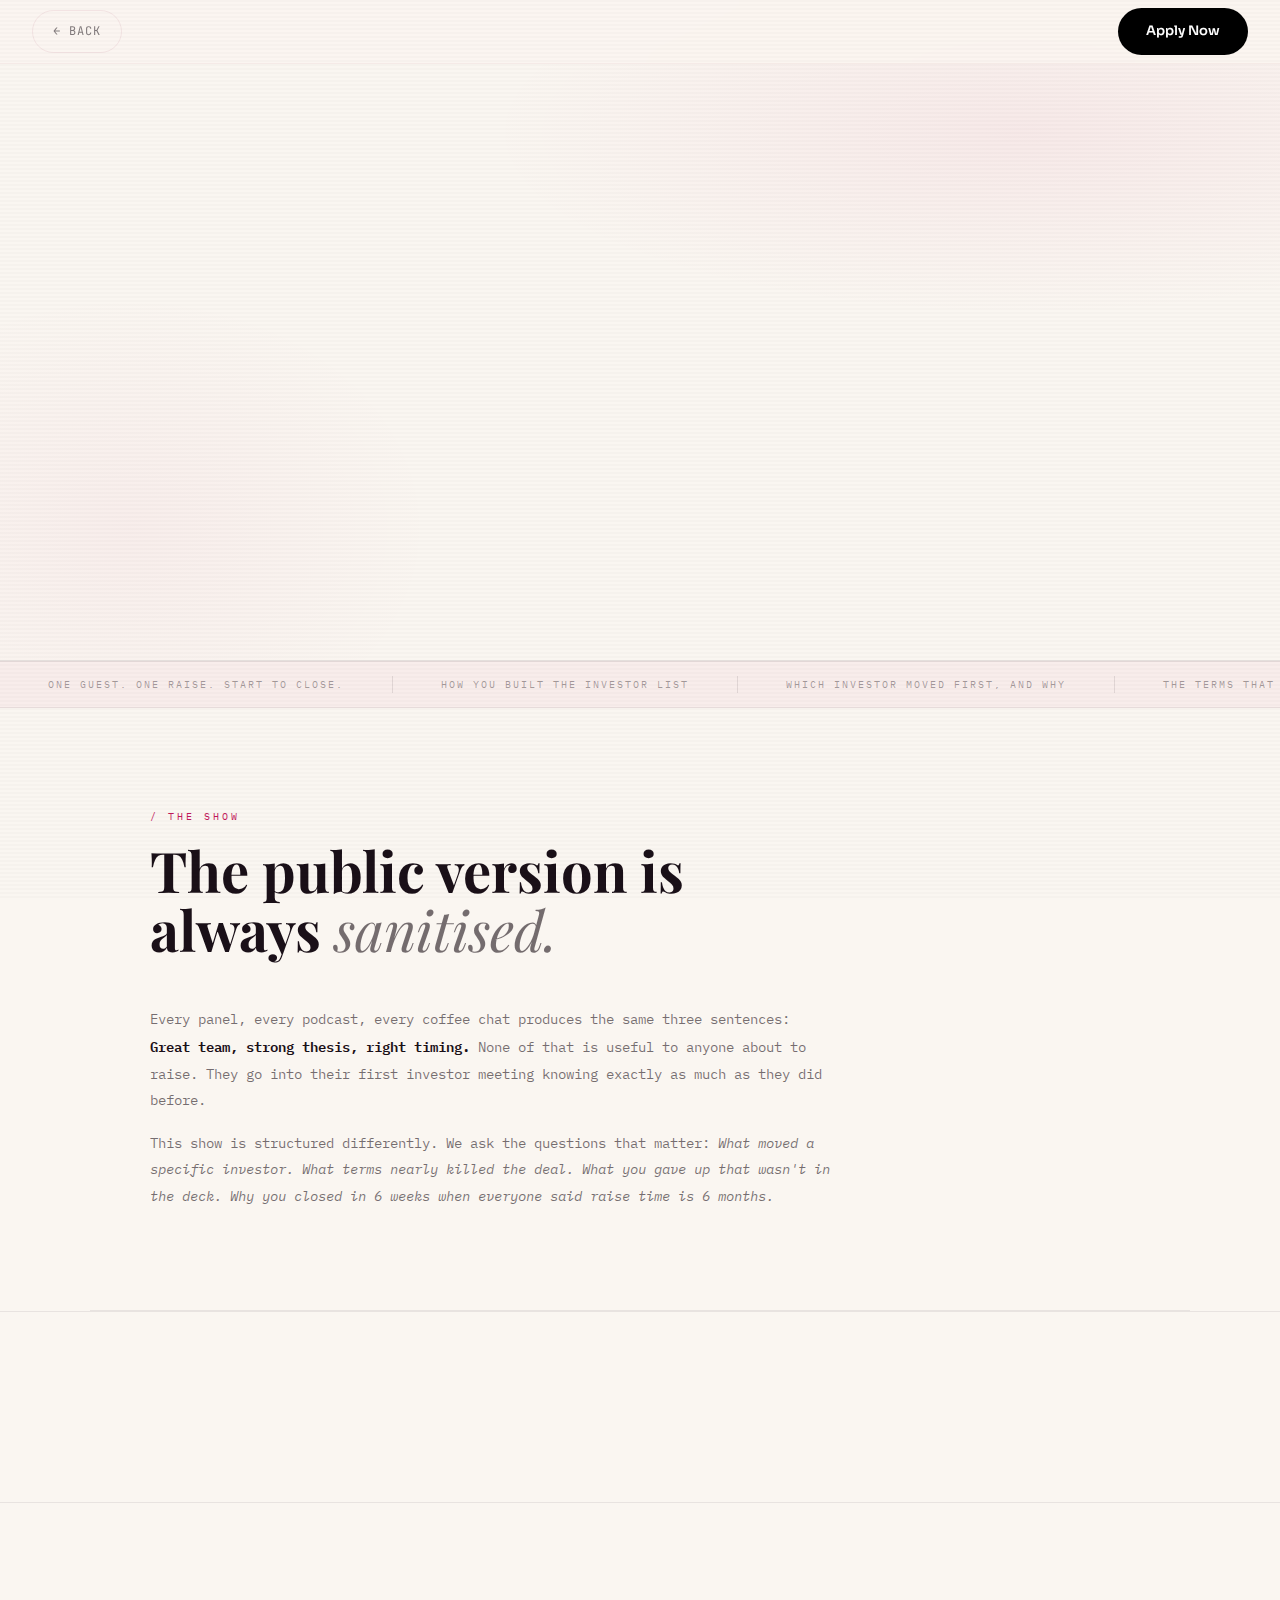
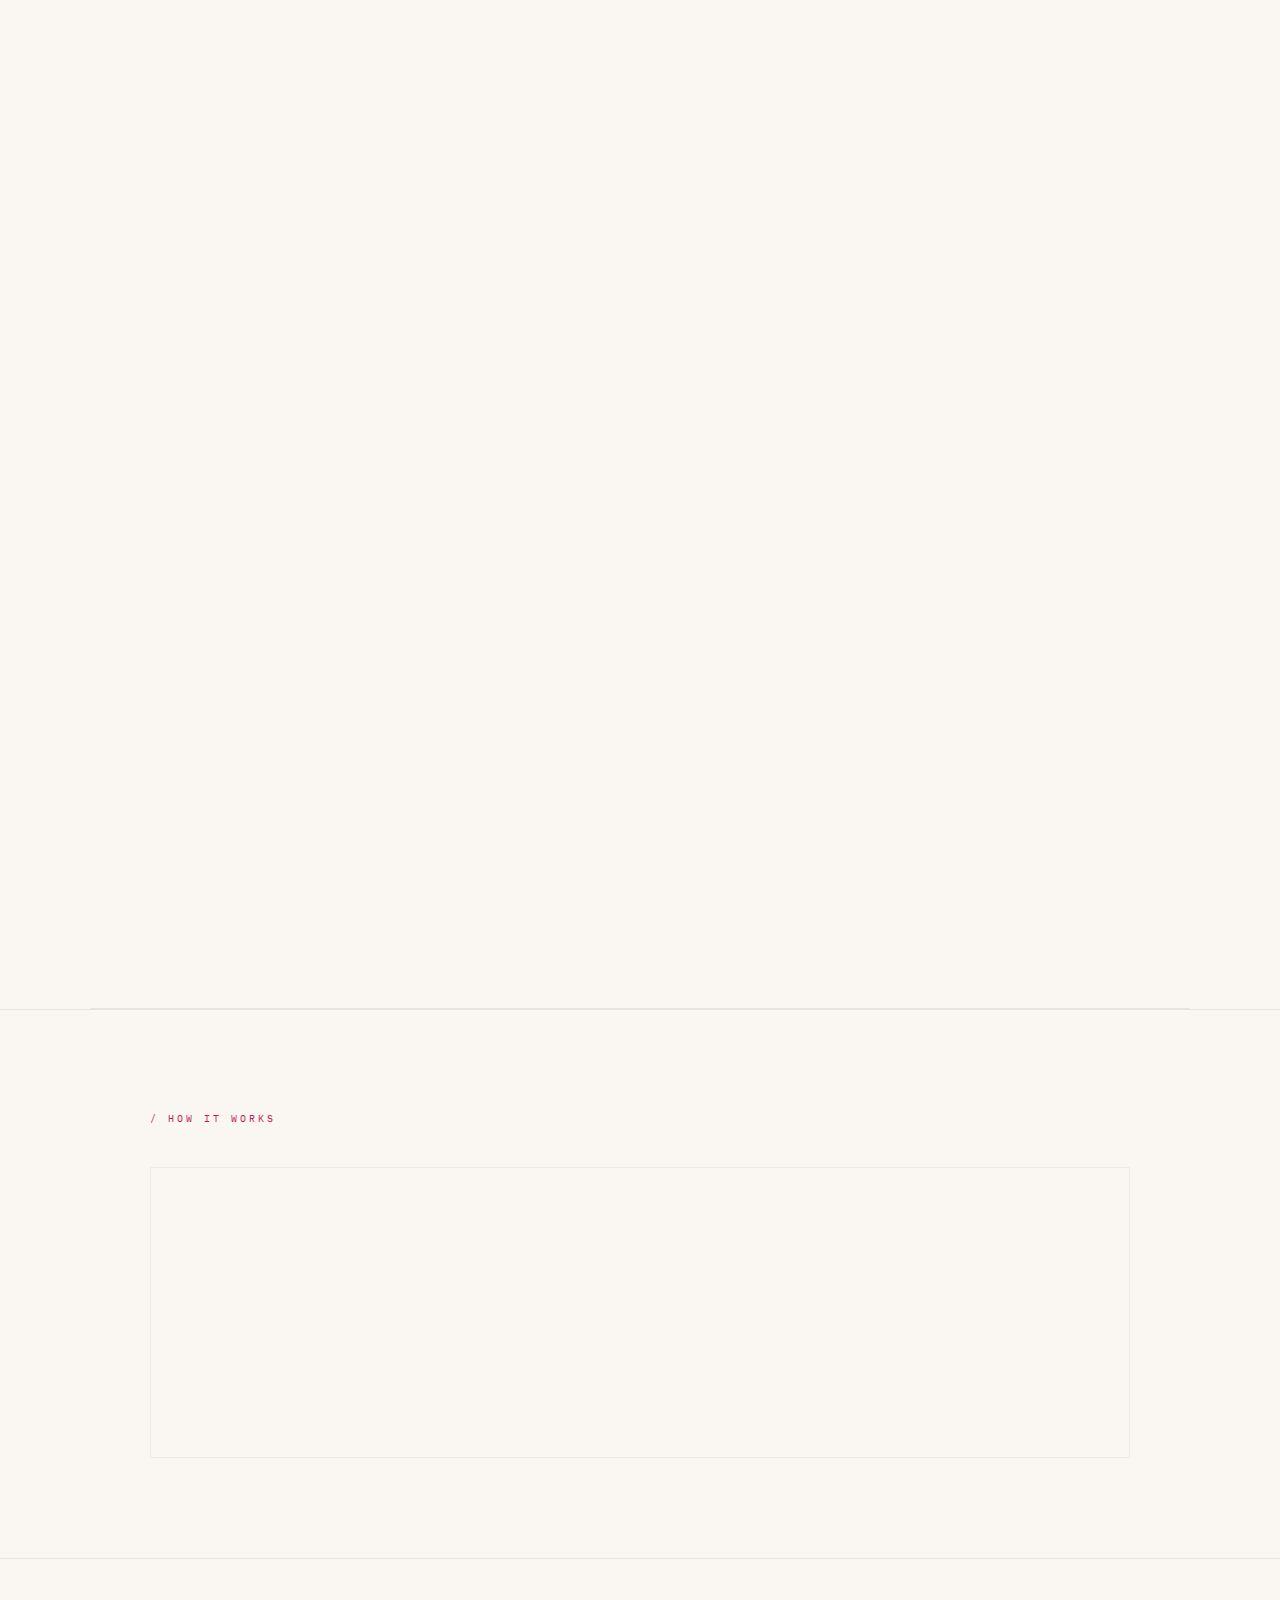
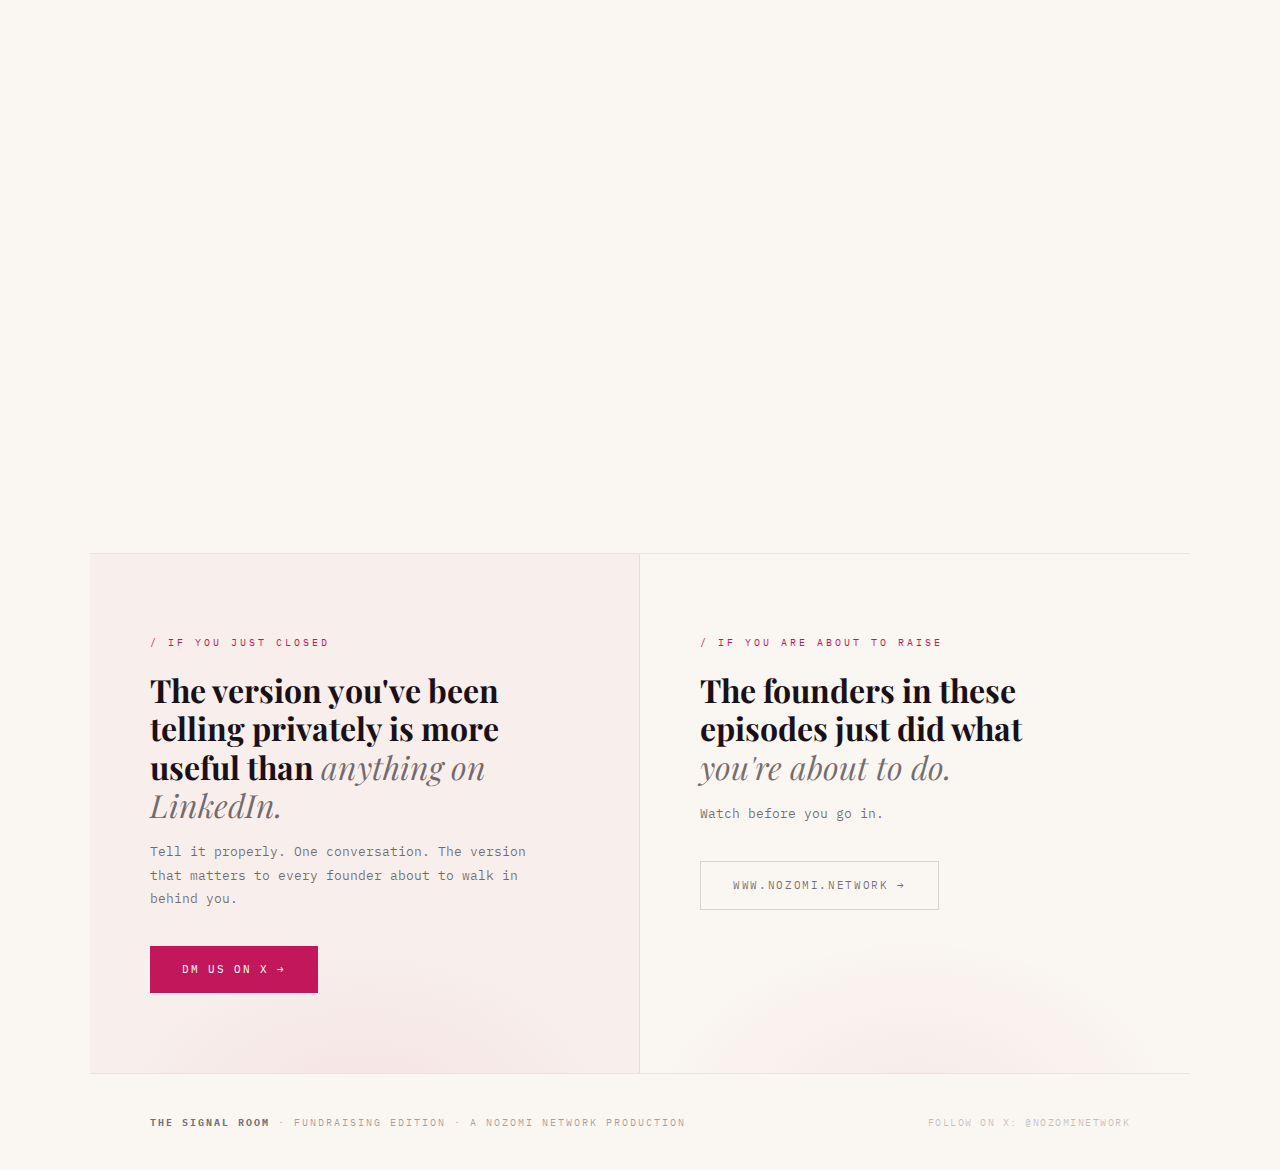
<file: signal-room-fundraising/index.html>
<!DOCTYPE html>
<html lang="en" data-theme="light">
<head>
<meta charset="UTF-8">
<meta name="viewport" content="width=device-width, initial-scale=1.0">
<title>The Signal Room: Fundraising Edition — A Nozomi Network Production</title>
<meta name="description" content="The show where founders who just closed a round tell you what actually got the deal done.">
<link rel="icon" type="image/svg+xml" href="/favicon.svg">
<link rel="preconnect" href="https://fonts.googleapis.com">
<link rel="preconnect" href="https://fonts.gstatic.com" crossorigin>
<link href="https://fonts.googleapis.com/css2?family=Sora:wght@300;400;500;600;700;800&family=IBM+Plex+Mono:ital,wght@0,300;0,400;0,600;1,300&family=JetBrains+Mono:wght@400;500&family=Playfair+Display:ital,wght@0,700;1,400&display=swap" rel="stylesheet">

<!-- Google Analytics -->
<script async src="https://www.googletagmanager.com/gtag/js?id=G-ZX6C0Q0P1P"></script>
<script>
  window.dataLayer = window.dataLayer || [];
  function gtag(){dataLayer.push(arguments);}
  gtag('js', new Date());
  gtag('config', 'G-ZX6C0Q0P1P');
</script>

<style>
  *, *::before, *::after { margin: 0; padding: 0; box-sizing: border-box; }
  html { scroll-behavior: smooth; }

  :root {
    --font-display: 'Sora', sans-serif;
    --mono: 'IBM Plex Mono', monospace;
    --font-mono-nz: 'JetBrains Mono', monospace;
    --serif: 'Playfair Display', serif;
    --pink: #C2185B;
    --pink-dim: #7B0D38;
    --sakura: #F2B8C6;
    --ease-out-expo: cubic-bezier(0.16, 1, 0.3, 1);
  }

  [data-theme="light"] {
    --nz-nav-bg: rgba(251,245,240,0.88);
    --nz-border: rgba(180,100,120,0.08);
    --nz-border-med: rgba(180,100,120,0.12);
    --nz-text: #1A1018;
    --nz-text-sec: rgba(26,16,24,0.55);
    --bg: #FAF6F1;
    --fg: #1A1018;
    --fg-sec: rgba(26,16,24,0.6);
    --fg-dim: rgba(26,16,24,0.4);
    --fg-faint: rgba(26,16,24,0.25);
    --fg-ghost: rgba(26,16,24,0.08);
    --border: rgba(26,16,24,0.08);
    --border-light: rgba(26,16,24,0.05);
    --border-med: rgba(26,16,24,0.1);
    --border-strong: rgba(26,16,24,0.15);
    --card-bg: rgba(26,16,24,0.025);
    --card-bg-hover: rgba(26,16,24,0.04);
    --card-border: rgba(26,16,24,0.08);
    --pink-glow: rgba(194,24,91,0.03);
    --pink-glow-med: rgba(194,24,91,0.04);
    --pink-glow-strong: rgba(194,24,91,0.06);
    --pink-border: rgba(194,24,91,0.25);
    --pink-hover-bg: rgba(194,24,91,0.04);
    --ticker-bg: rgba(194,24,91,0.04);
    --scanline: rgba(0,0,0,0.015);
    --btt-bg: rgba(255,255,255,0.9);
  }

  body {
    background: var(--bg);
    color: var(--fg);
    font-family: var(--mono);
    font-size: 14px;
    line-height: 1.7;
    overflow-x: hidden;
    -webkit-font-smoothing: antialiased;
  }

  body::before {
    content: '';
    position: fixed;
    inset: 0;
    background: repeating-linear-gradient(0deg, transparent, transparent 2px, var(--scanline) 2px, var(--scanline) 4px);
    pointer-events: none;
    z-index: 9999;
  }

  a { color: inherit; text-decoration: none; }
  ::selection { background: var(--pink); color: #fff; }

  .reading-progress {
    position: fixed;
    top: 0; left: 0;
    width: 0%;
    height: 2px;
    background: linear-gradient(90deg, var(--pink), var(--sakura));
    z-index: 1001;
    transition: width .1s linear;
    opacity: .7;
  }

  .nz-nav {
    position: fixed;
    top: 0; width: 100%;
    z-index: 1000;
    padding: 0 32px;
    background: var(--nz-nav-bg);
    backdrop-filter: blur(20px);
    -webkit-backdrop-filter: blur(20px);
    border-bottom: 1px solid var(--nz-border);
    display: flex;
    align-items: center;
    justify-content: space-between;
    height: 64px;
  }

  .nz-btn-back {
    font-family: var(--font-mono-nz);
    font-size: 12px;
    letter-spacing: 1px;
    text-transform: uppercase;
    color: var(--nz-text-sec);
    padding: 10px 20px;
    border: 1px solid var(--nz-border-med);
    border-radius: 100px;
    transition: all .3s ease;
  }
  .nz-btn-back:hover { color: var(--nz-text); border-color: var(--nz-text); }

  .nz-btn-primary {
    font-family: var(--font-display);
    font-size: 13px;
    font-weight: 600;
    padding: 12px 28px;
    border-radius: 100px;
    transition: all .3s var(--ease-out-expo);
    cursor: pointer;
    border: none;
    display: inline-block;
    background: #000;
    color: #fff;
  }
  .nz-btn-primary:hover { transform: translateY(-2px); box-shadow: 0 8px 24px rgba(0,0,0,.3); }

  .hero-outer {
    border-bottom: 1px solid var(--border);
    position: relative;
    z-index: 1;
  }

  .hero {
    padding: 120px 60px 80px;
    position: relative;
    max-width: 1100px;
    margin: 0 auto;
    width: 100%;
  }

  .hero-outer::before {
    content: '';
    position: absolute;
    inset: 0;
    background:
      radial-gradient(ellipse 60% 40% at 80% 20%, var(--pink-glow-strong) 0%, transparent 70%),
      radial-gradient(ellipse 40% 60% at 10% 80%, var(--pink-glow-med) 0%, transparent 60%);
  }

  .hero-production {
    font-family: var(--font-mono-nz);
    font-size: 10px;
    letter-spacing: .2em;
    text-transform: uppercase;
    color: var(--pink);
    margin-bottom: 24px;
    opacity: 0;
    animation: fadeUp .6s ease .1s forwards;
    position: relative;
  }

  .hero-trust {
    font-size: 10px;
    letter-spacing: .25em;
    text-transform: uppercase;
    color: var(--fg-faint);
    margin-top: 28px;
    opacity: 0;
    animation: fadeUp .8s ease .9s forwards;
    position: relative;
  }

  .hero h1 {
    font-family: var(--serif);
    font-size: clamp(52px, 8vw, 110px);
    font-weight: 700;
    line-height: .95;
    letter-spacing: -.02em;
    margin-bottom: 24px;
    opacity: 0;
    animation: fadeUp .8s ease .3s forwards;
    position: relative;
  }
  .hero h1 em { font-style: italic; font-weight: 400; color: var(--fg-sec); }

  .hero-sub {
    max-width: 500px;
    font-family: var(--mono);
    font-size: 12px;
    color: var(--fg-sec);
    line-height: 1.85;
    margin-bottom: 40px;
    opacity: 0;
    animation: fadeUp .8s ease .5s forwards;
    position: relative;
  }

  .hero-actions {
    display: flex;
    align-items: center;
    gap: 16px;
    flex-wrap: wrap;
    opacity: 0;
    animation: fadeUp .8s ease .65s forwards;
    position: relative;
  }

  .btn-primary {
    background: var(--pink);
    color: #fff;
    border: none;
    padding: 14px 32px;
    font-family: var(--mono);
    font-size: 11px;
    letter-spacing: .15em;
    text-transform: uppercase;
    cursor: pointer;
    display: inline-block;
    transition: all .3s ease;
  }
  .btn-primary:hover { background: #d81b60; transform: translateY(-1px); box-shadow: 0 8px 24px rgba(194,24,91,.25); }

  .btn-ghost {
    background: 0 0;
    color: var(--fg-sec);
    border: 1px solid var(--border-strong);
    padding: 14px 32px;
    font-family: var(--mono);
    font-size: 11px;
    letter-spacing: .15em;
    text-transform: uppercase;
    cursor: pointer;
    display: inline-block;
    transition: all .3s ease;
  }
  .btn-ghost:hover { border-color: var(--fg-dim); color: var(--fg); transform: translateY(-1px); }

  .ticker {
    border-top: 1px solid var(--border);
    border-bottom: 1px solid var(--border);
    overflow: hidden;
    padding: 14px 0;
    background: var(--ticker-bg);
    position: relative;
    z-index: 1;
  }
  .ticker-inner {
    display: flex;
    animation: tickerScroll 32s linear infinite;
    white-space: nowrap;
    width: max-content;
  }
  .ticker-item {
    padding: 0 48px;
    font-size: 10px;
    letter-spacing: .2em;
    text-transform: uppercase;
    color: var(--fg-dim);
    border-right: 1px solid var(--border-med);
    flex-shrink: 0;
  }
  .ticker-item span { color: var(--pink); opacity: .9; }

  @keyframes tickerScroll {
    from { transform: translateX(0); }
    to { transform: translateX(-50%); }
  }

  .section-label {
    font-size: 10px;
    letter-spacing: .3em;
    text-transform: uppercase;
    color: var(--pink);
    margin-bottom: 16px;
  }

  .section-title {
    font-family: var(--serif);
    font-size: clamp(36px, 4.5vw, 56px);
    font-weight: 700;
    line-height: 1.05;
    margin-bottom: 48px;
    max-width: 700px;
  }
  .section-title em { font-style: italic; font-weight: 400; color: var(--fg-sec); }

  .the-show {
    padding: 100px 60px;
    border-bottom: 1px solid var(--border);
    position: relative;
    z-index: 1;
    max-width: 1100px;
    margin: 0 auto;
  }

  .show-grid {
    display: grid;
    grid-template-columns: 1fr 1fr;
    gap: 80px;
    align-items: start;
  }

  .show-body {
    max-width: 680px;
    margin-top: 32px;
  }

  .show-body p {
    font-size: 14px;
    color: var(--fg-sec);
    line-height: 1.9;
    margin-bottom: 16px;
  }
  .show-body p:last-child { margin-bottom: 0; }
  .show-body strong { color: var(--fg); font-weight: 600; }

  .stats-bar {
    display: grid;
    grid-template-columns: repeat(4, 1fr);
    border-top: 1px solid var(--border);
    border-bottom: 1px solid var(--border);
    position: relative;
    z-index: 1;
  }

  .stat-item {
    padding: 48px 40px;
    border-right: 1px solid var(--border);
    transition: background .3s ease;
  }
  .stat-item:hover { background: var(--pink-glow); }
  .stat-item:last-child { border-right: none; }

  .stat-num {
    font-family: var(--serif);
    font-size: 52px;
    font-weight: 700;
    line-height: 1;
    margin-bottom: 10px;
  }
  .stat-num span { color: var(--pink); }

  .stat-label {
    font-size: 10px;
    letter-spacing: .18em;
    text-transform: uppercase;
    color: var(--fg-dim);
    line-height: 1.6;
  }

  .anatomy-wrap {
    padding: 100px 60px;
    border-bottom: 1px solid var(--border);
    position: relative;
    z-index: 1;
    max-width: 1100px;
    margin: 0 auto;
  }

  .anatomy-intro {
    margin-bottom: 48px;
  }

  .anatomy-intro .anatomy-desc {
    max-width: 600px;
    margin-top: 16px;
  }

  .anatomy-desc {
    font-size: 14px;
    color: var(--fg-sec);
    line-height: 1.9;
  }

  .anatomy-list {
    display: flex;
    flex-direction: column;
    border: 1px solid var(--border-light);
  }

  .anatomy-item {
    display: grid;
    grid-template-columns: 56px 1fr;
    border-bottom: 1px solid var(--border-light);
    transition: background .2s ease, border-left-color .2s ease;
    border-left: 2px solid transparent;
  }
  .anatomy-item:last-child { border-bottom: none; }
  .anatomy-item:hover { background: var(--pink-hover-bg); border-left-color: var(--pink); }

  .anatomy-num {
    font-family: var(--mono);
    font-size: 10px;
    color: var(--pink);
    letter-spacing: .2em;
    padding: 27px 16px 24px 20px;
    border-right: 1px solid var(--border-light);
  }

  .anatomy-text {
    font-family: var(--font-display);
    font-size: 14px;
    line-height: 1.75;
    color: var(--fg-sec);
    padding: 24px 32px;
  }
  .anatomy-text strong { color: var(--fg); font-weight: 600; }

  .how-it-works {
    border-top: 1px solid var(--border);
    border-bottom: 1px solid var(--border);
    position: relative;
    z-index: 1;
  }
  .how-inner {
    padding: 100px 60px;
    max-width: 1100px;
    margin: 0 auto;
  }
  .process-grid {
    display: grid;
    grid-template-columns: repeat(3, 1fr);
    margin-top: 40px;
    border: 1px solid var(--border-light);
  }
  .process-item {
    padding: 36px;
    background: var(--card-bg);
    border-right: 1px solid var(--border-light);
    transition: all .4s var(--ease-out-expo);
    position: relative;
    overflow: hidden;
  }
  .process-item:last-child { border-right: none; }
  .process-item::before {
    content: '';
    position: absolute;
    top: 0; left: 0; right: 0;
    height: 1px;
    background: linear-gradient(90deg, transparent, var(--pink), transparent);
    opacity: 0;
    transition: opacity .4s ease;
  }
  .process-item:hover { background: var(--card-bg-hover); }
  .process-item:hover::before { opacity: .4; }
  .how-qualify {
    font-size: 12px;
    color: var(--fg-dim);
    letter-spacing: .04em;
    margin-bottom: 48px;
    margin-top: 8px;
  }
  .process-num { font-size: 10px; color: var(--pink); letter-spacing: .3em; margin-bottom: 16px; font-family: var(--mono); }
  .process-title { font-family: var(--serif); font-size: 20px; font-weight: 700; margin-bottom: 10px; }
  .process-body { font-size: 13px; color: var(--fg-dim); line-height: 1.8; }

  .nozomi-section {
    padding: 100px 60px;
    border-top: 1px solid var(--border);
    position: relative;
    z-index: 1;
    max-width: 1100px;
    margin: 0 auto;
  }
  .nozomi-section h2 {
    font-family: var(--serif);
    font-size: clamp(28px, 3.5vw, 44px);
    font-weight: 700;
    line-height: 1.1;
    margin-bottom: 28px;
    max-width: 560px;
  }
  .nozomi-section p {
    font-size: 14px;
    color: var(--fg-sec);
    line-height: 1.9;
    margin-bottom: 16px;
    max-width: 560px;
  }
  .nozomi-section p strong { color: var(--fg); }
  .nozomi-section .btn-ghost { margin-top: 16px; }

  .dual-cta {
    display: grid;
    grid-template-columns: 1fr 1fr;
    border-top: 1px solid var(--border);
    position: relative;
    z-index: 1;
    max-width: 1100px;
    margin: 0 auto;
  }

  .cta-panel {
    padding: 80px 60px;
    position: relative;
    overflow: hidden;
  }
  .cta-panel:first-child {
    border-right: 1px solid var(--border);
    background: var(--pink-glow);
  }
  .cta-panel::before {
    content: '';
    position: absolute;
    inset: 0;
    background: radial-gradient(ellipse 80% 60% at 50% 110%, var(--pink-glow-strong) 0%, transparent 60%);
    pointer-events: none;
  }

  .cta-eyebrow {
    font-size: 10px;
    letter-spacing: .3em;
    text-transform: uppercase;
    color: var(--pink);
    margin-bottom: 20px;
  }

  .cta-title {
    font-family: var(--serif);
    font-size: clamp(24px, 2.5vw, 36px);
    font-weight: 700;
    line-height: 1.2;
    margin-bottom: 16px;
    max-width: 380px;
  }
  .cta-title em { font-style: italic; font-weight: 400; color: var(--fg-sec); }

  .cta-body {
    font-size: 13px;
    color: var(--fg-sec);
    line-height: 1.8;
    max-width: 380px;
    margin-bottom: 36px;
  }

  .sr-footer {
    padding: 36px 60px;
    border-top: 1px solid var(--border);
    display: flex;
    justify-content: space-between;
    align-items: center;
    flex-wrap: wrap;
    gap: 20px;
    position: relative;
    z-index: 1;
    max-width: 1100px;
    margin: 0 auto;
  }
  .footer-brand {
    font-size: 10px;
    letter-spacing: .2em;
    text-transform: uppercase;
    color: var(--fg-dim);
  }
  .footer-brand strong { color: var(--fg-sec); }
  .footer-links a {
    font-size: 10px;
    letter-spacing: .15em;
    text-transform: uppercase;
    color: var(--fg-faint);
    transition: color .2s;
  }
  .footer-links a:hover { color: var(--pink); }

  @keyframes fadeUp {
    from { opacity: 0; transform: translateY(20px); }
    to { opacity: 1; transform: translateY(0); }
  }
  .reveal {
    opacity: 0;
    transform: translateY(16px);
    transition: opacity .7s ease, transform .7s ease;
  }
  .reveal.visible { opacity: 1; transform: translateY(0); }

  @media (max-width: 768px) {
    .nz-nav { padding: 0 16px; }
    .hero { padding: 80px 24px; padding-top: 120px; }
    .the-show, .anatomy-wrap, .nozomi-section { padding: 72px 24px; }
    .show-grid { grid-template-columns: 1fr; gap: 32px; }
    .stats-bar { grid-template-columns: 1fr 1fr; }
    .stat-item { border-right: none; border-bottom: 1px solid var(--border); }
    .stat-item:nth-child(odd) { border-right: 1px solid var(--border); }
    .anatomy-intro { grid-template-columns: 1fr; gap: 28px; }
    .how-inner { padding: 72px 24px; }
    .process-grid { grid-template-columns: 1fr; }
    .process-item { border-right: none; border-bottom: 1px solid var(--border-light); }
    .process-item:last-child { border-bottom: none; }
    .dual-cta { grid-template-columns: 1fr; }
    .cta-panel { padding: 60px 24px; }
    .cta-panel:first-child { border-right: none; border-bottom: 1px solid var(--border); }
    .sr-footer { padding: 28px 24px; flex-direction: column; align-items: flex-start; }
  }
</style>
</head>
<body>

<div class="reading-progress" id="readingProgress"></div>

<nav class="nz-nav">
  <a href="/" class="nz-btn-back">← Back</a>
  <a href="https://x.com/NozomiNetwork" class="nz-btn-primary" target="_blank" rel="noopener">Apply Now</a>
</nav>

<div class="hero-outer">
<div class="hero">
  <div class="hero-production">The Signal Room: Fundraising Edition — Season 01 · A Nozomi Network Production</div>

  <h1>Every fundraising story <em>sounds the same.</em></h1>

  <p class="hero-sub">
    <strong>"Grateful. Humbled. Strong team, right timing, great conviction."</strong><br>
    None of it tells the next founder what the first investor call sounded like. Or why that specific raise closed when it did.
  </p>

  <div class="hero-actions">
    <a href="https://x.com/NozomiNetwork" class="btn-primary" target="_blank" rel="noopener">Watch the Show →</a>
    <a href="https://x.com/NozomiNetwork" class="btn-ghost" target="_blank" rel="noopener">Tell Your Story →</a>
  </div>

  <p class="hero-trust">One show · One raise · For the founder about to go in</p>
</div>
</div>

<div class="ticker">
  <div class="ticker-inner" aria-hidden="true">
    <div class="ticker-item">One guest. One raise. Start to close. <span></span></div>
    <div class="ticker-item">How you built the investor list <span></span></div>
    <div class="ticker-item">Which investor moved first, and why <span></span></div>
    <div class="ticker-item">The terms that nearly killed it <span></span></div>
    <div class="ticker-item">What you gave up that wasn't in the deck <span></span></div>
    <div class="ticker-item">What the close moment actually looked like <span></span></div>
    <div class="ticker-item">One guest. One raise. Start to close. <span></span></div>
    <div class="ticker-item">How you built the investor list <span></span></div>
    <div class="ticker-item">Which investor moved first, and why <span></span></div>
    <div class="ticker-item">The terms that nearly killed it <span></span></div>
    <div class="ticker-item">What you gave up that wasn't in the deck <span></span></div>
    <div class="ticker-item">What the close moment actually looked like <span></span></div>
  </div>
</div>

<div class="the-show reveal">
  <div class="section-label">/ The Show</div>
  <h2 class="section-title">The public version is always <em>sanitised.</em></h2>
  <div class="show-body">
    <p>Every panel, every podcast, every coffee chat produces the same three sentences: <strong>Great team, strong thesis, right timing.</strong> None of that is useful to anyone about to raise. They go into their first investor meeting knowing exactly as much as they did before.</p>
    <p>This show is structured differently. We ask the questions that matter: <em>What moved a specific investor. What terms nearly killed the deal. What you gave up that wasn't in the deck. Why you closed in 6 weeks when everyone said raise time is 6 months.</em></p>
  </div>
</div>

<div class="stats-bar">
  <div class="stat-item reveal">
    <div class="stat-num">6<span style="font-size:24px">–</span>18<span style="font-size:24px">mo</span></div>
    <div class="stat-label">Average time from first<br>raise attempt to close</div>
  </div>
  <div class="stat-item reveal">
    <div class="stat-num"><span>~</span>200</div>
    <div class="stat-label">Investor touchpoints in<br>a typical seed round</div>
  </div>
  <div class="stat-item reveal">
    <div class="stat-num">0</div>
    <div class="stat-label">Founders who explained<br>their raise mechanics publicly</div>
  </div>
  <div class="stat-item reveal">
    <div class="stat-num">1<span style="font-size:24px">show</span></div>
    <div class="stat-label">Where founders tell<br>the version that matters</div>
  </div>
</div>

<div class="anatomy-wrap">
  <div class="anatomy-intro reveal">
    <div class="section-label">/ The Episodes</div>
    <h2 class="section-title">One raise. <em>Start to close.</em></h2>
    <p class="anatomy-desc">Every episode covers the full arc of a single raise, from first investor conversation through close — the parts that get left out of every other version of this story.</p>
  </div>
  <div class="anatomy-list reveal">
    <div class="anatomy-item">
      <div class="anatomy-num">01</div>
      <div class="anatomy-text"><strong>How you built the investor list.</strong> Who you targeted, how you prioritised, what made it longer or shorter as you went.</div>
    </div>
    <div class="anatomy-item">
      <div class="anatomy-num">02</div>
      <div class="anatomy-text"><strong>What the first conversations looked like.</strong> The warm intros that went cold. The cold outreach that worked. What you said in the first call.</div>
    </div>
    <div class="anatomy-item">
      <div class="anatomy-num">03</div>
      <div class="anatomy-text"><strong>What wasn't working, and what you changed.</strong> The pitch that didn't land. The narrative pivot. The moment you realised the ask was wrong.</div>
    </div>
    <div class="anatomy-item">
      <div class="anatomy-num">04</div>
      <div class="anatomy-text"><strong>Which investor moved first and why.</strong> What changed in that conversation. What they said that the others hadn't. Why that deal closed when it did.</div>
    </div>
    <div class="anatomy-item">
      <div class="anatomy-num">05</div>
      <div class="anatomy-text"><strong>What terms got negotiated.</strong> What you pushed back on. What you accepted. What you gave up that you weren't expecting to.</div>
    </div>
    <div class="anatomy-item">
      <div class="anatomy-num">06</div>
      <div class="anatomy-text"><strong>What the close moment looked like.</strong> Not the announcement. The conversation before the announcement. When you knew it was done.</div>
    </div>
    <div class="anatomy-item">
      <div class="anatomy-num">07</div>
      <div class="anatomy-text"><strong>What you'd do differently.</strong> Not the PR version of this answer. The real one.</div>
    </div>
  </div>
</div>

<div class="how-it-works">
  <div class="how-inner">
    <div class="section-label">/ How It Works</div>
    <div class="process-grid">
      <div class="process-item reveal">
        <div class="process-num">01 ///</div>
        <div class="process-title">Respond</div>
        <div class="process-body">We'll reach out on X. We do the background research before we contact you — round size, timing, public announcements. If it's the right fit, we take it from there.</div>
      </div>
      <div class="process-item reveal">
        <div class="process-num">02 ///</div>
        <div class="process-title">We Map the Arc</div>
        <div class="process-body">One recording session. We go through the raise from first conversation to close — who you targeted, what wasn't working, what changed, how it got done. You don't prep. We ask.</div>
      </div>
      <div class="process-item reveal">
        <div class="process-num">03 ///</div>
        <div class="process-title">It Airs</div>
        <div class="process-body">25–35 minutes. Not the panel answer, not the LinkedIn post. The raise, start to close, for the founders about to go through it.</div>
      </div>
    </div>
  </div>
</div>

<div class="nozomi-section reveal">
  <div class="section-label">/ Your Host</div>
  <h2>Nozomi Network</h2>
  <p>We're not journalists. We're the people founders called before they signed.</p>
  <p>We work with founders <strong>3–12 months from TGE</strong> on GTM, positioning, community raise, and token listing strategy. Last year we helped founders raise <strong>$87 million</strong>. We've been in the room for raises that closed in six weeks and raises that dragged for fourteen months. We know the difference. And we know what to ask.</p>
  <a href="https://www.nozomi.network" class="btn-ghost" target="_blank" rel="noopener">www.nozomi.network →</a>
</div>

<div class="dual-cta" id="apply">
  <div class="cta-panel">
    <div class="cta-eyebrow">/ If You Just Closed</div>
    <h2 class="cta-title">The version you've been telling privately is more useful than <em>anything on LinkedIn.</em></h2>
    <p class="cta-body">Tell it properly. One conversation. The version that matters to every founder about to walk in behind you.</p>
    <a href="https://x.com/NozomiNetwork" class="btn-primary" target="_blank" rel="noopener">DM Us on X →</a>
  </div>

  <div class="cta-panel">
    <div class="cta-eyebrow">/ If You Are About To Raise</div>
    <h2 class="cta-title">The founders in these episodes just did what <em>you're about to do.</em></h2>
    <p class="cta-body">Watch before you go in.</p>
    <a href="https://www.nozomi.network" class="btn-ghost" target="_blank" rel="noopener">www.nozomi.network →</a>
  </div>
</div>

<footer class="sr-footer">
  <div class="footer-brand"><strong>The Signal Room</strong> · Fundraising Edition · A Nozomi Network Production</div>
  <div class="footer-links"><a href="https://x.com/NozomiNetwork" target="_blank" rel="noopener">Follow on X: @NozomiNetwork</a></div>
</footer>

<script>
  const bar = document.getElementById('readingProgress');
  window.addEventListener('scroll', () => {
    const pct = window.scrollY / (document.body.scrollHeight - window.innerHeight) * 100;
    bar.style.width = Math.min(pct, 100) + '%';
  });

  const reveals = document.querySelectorAll('.reveal');
  const observer = new IntersectionObserver((entries) => {
    entries.forEach((entry, i) => {
      if (entry.isIntersecting) {
        setTimeout(() => entry.target.classList.add('visible'), i * 60);
        observer.unobserve(entry.target);
      }
    });
  }, { threshold: 0.08 });
  reveals.forEach(el => observer.observe(el));
</script>

</body>
</html>
</file>
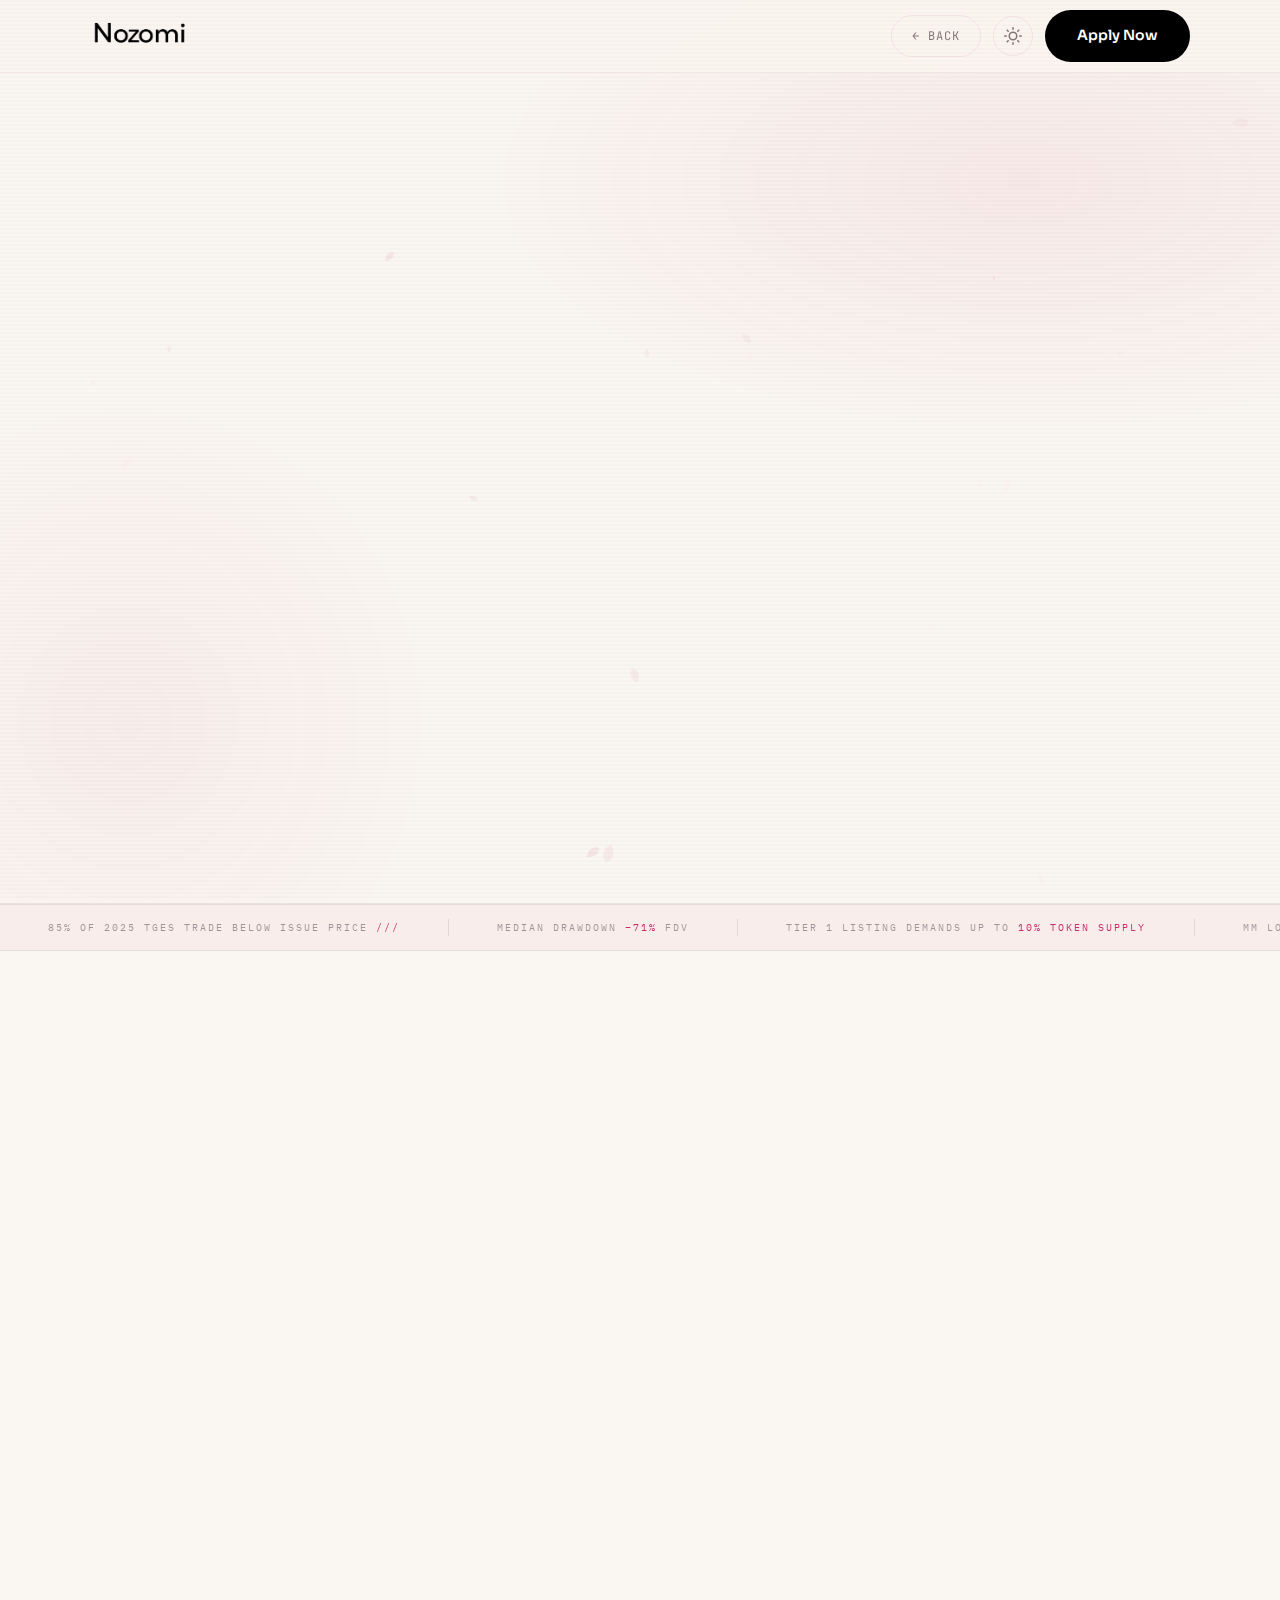
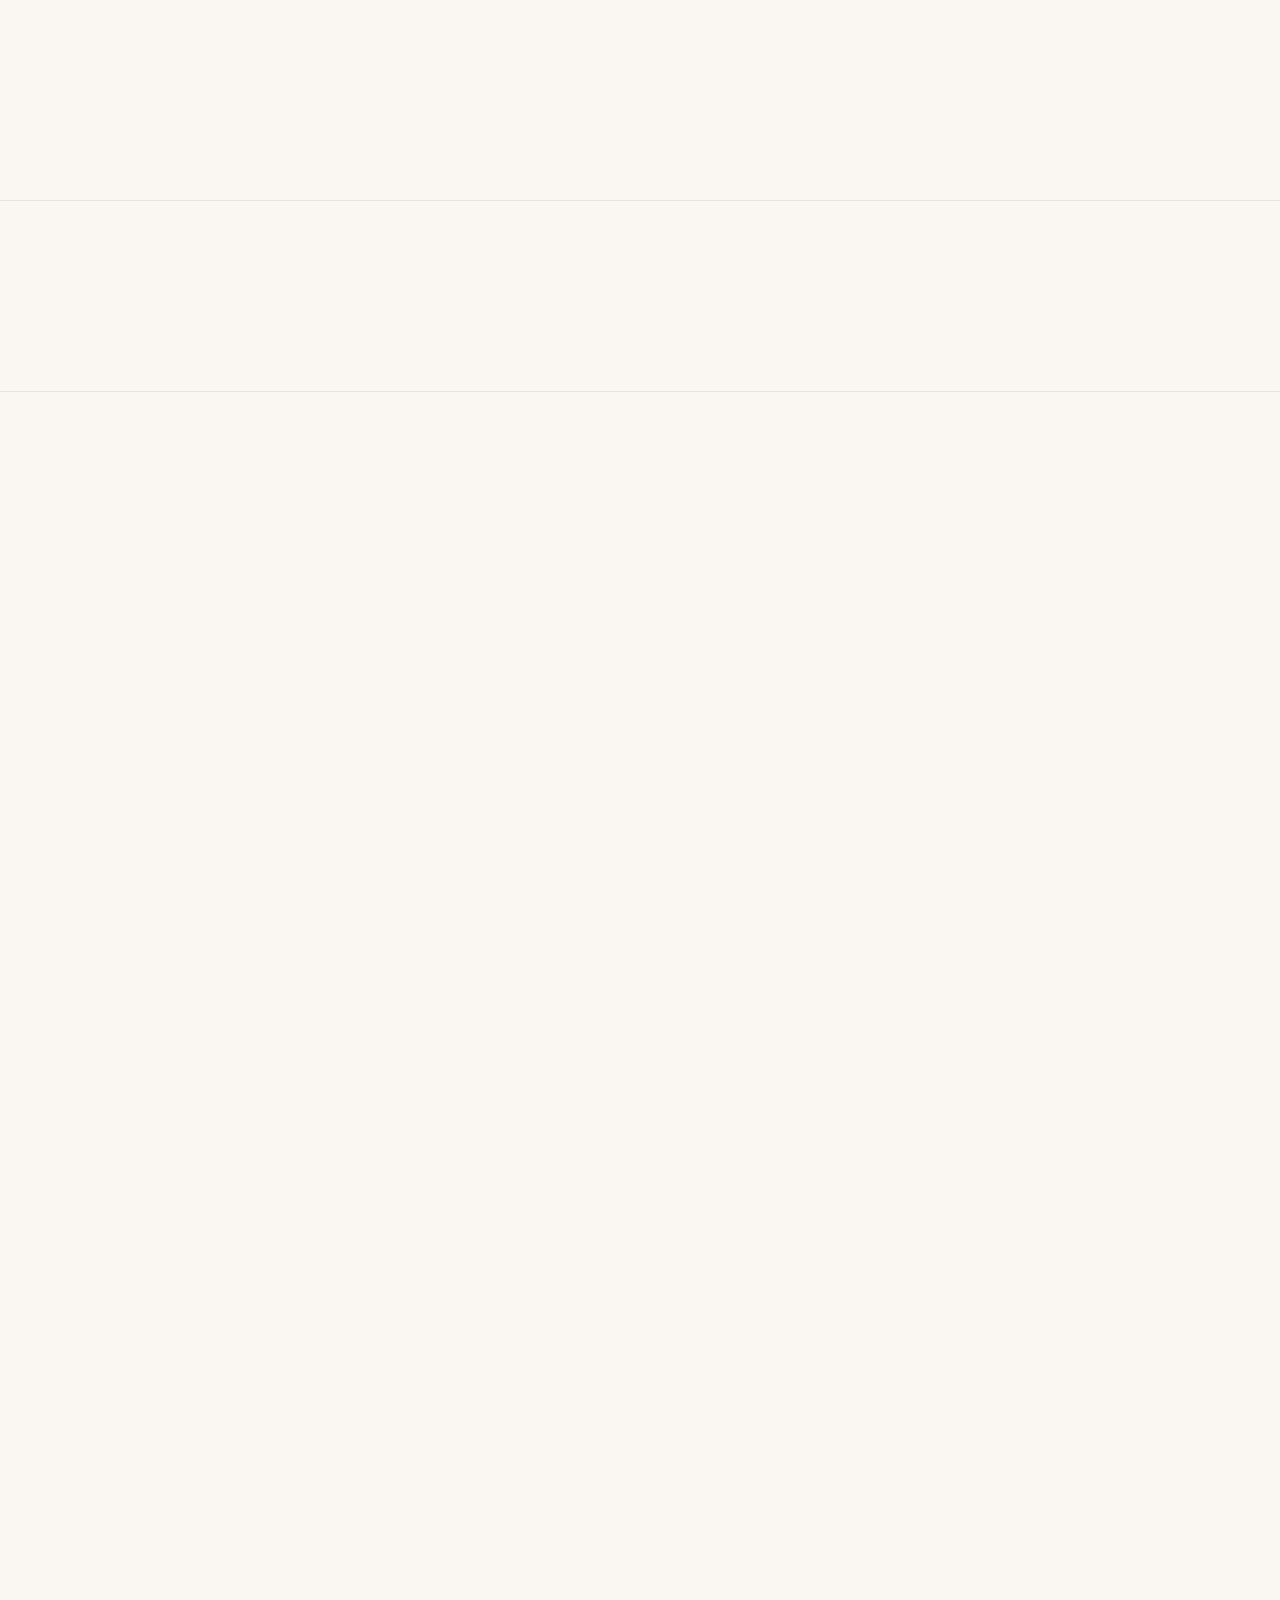
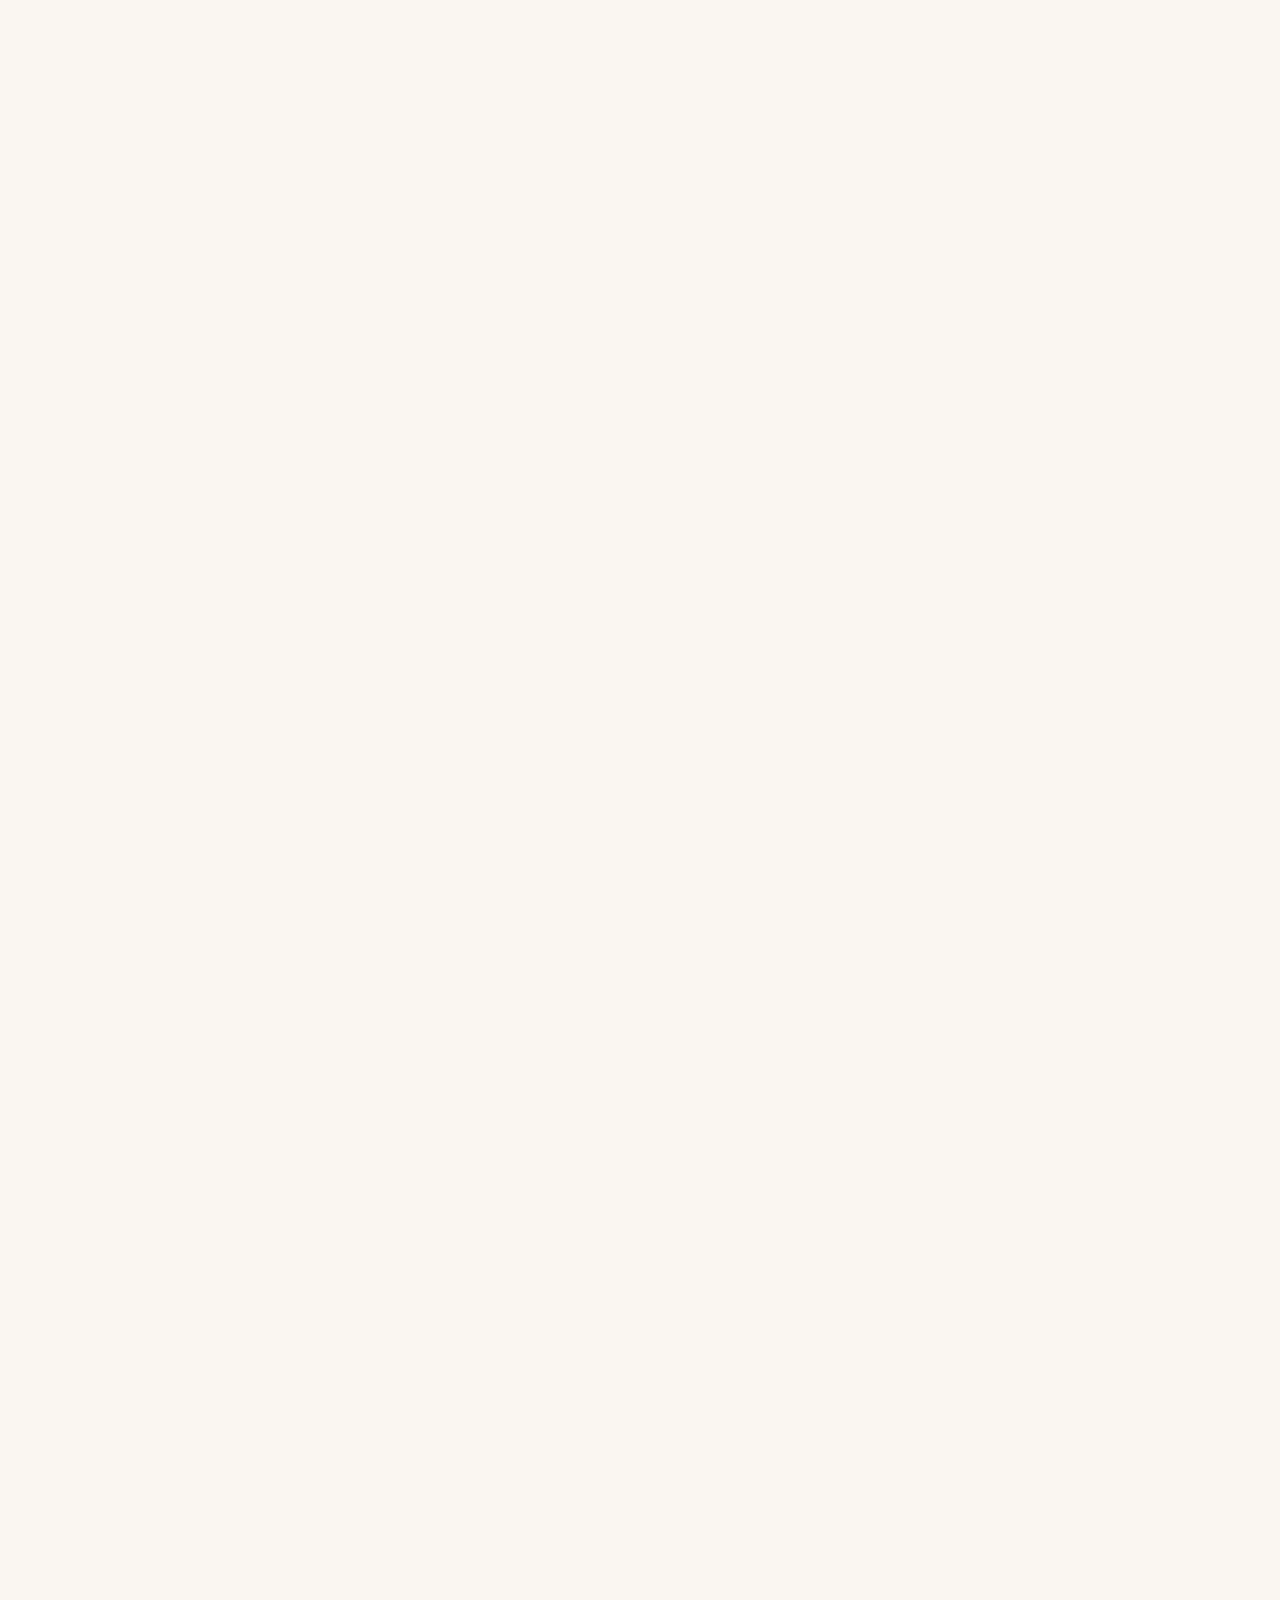
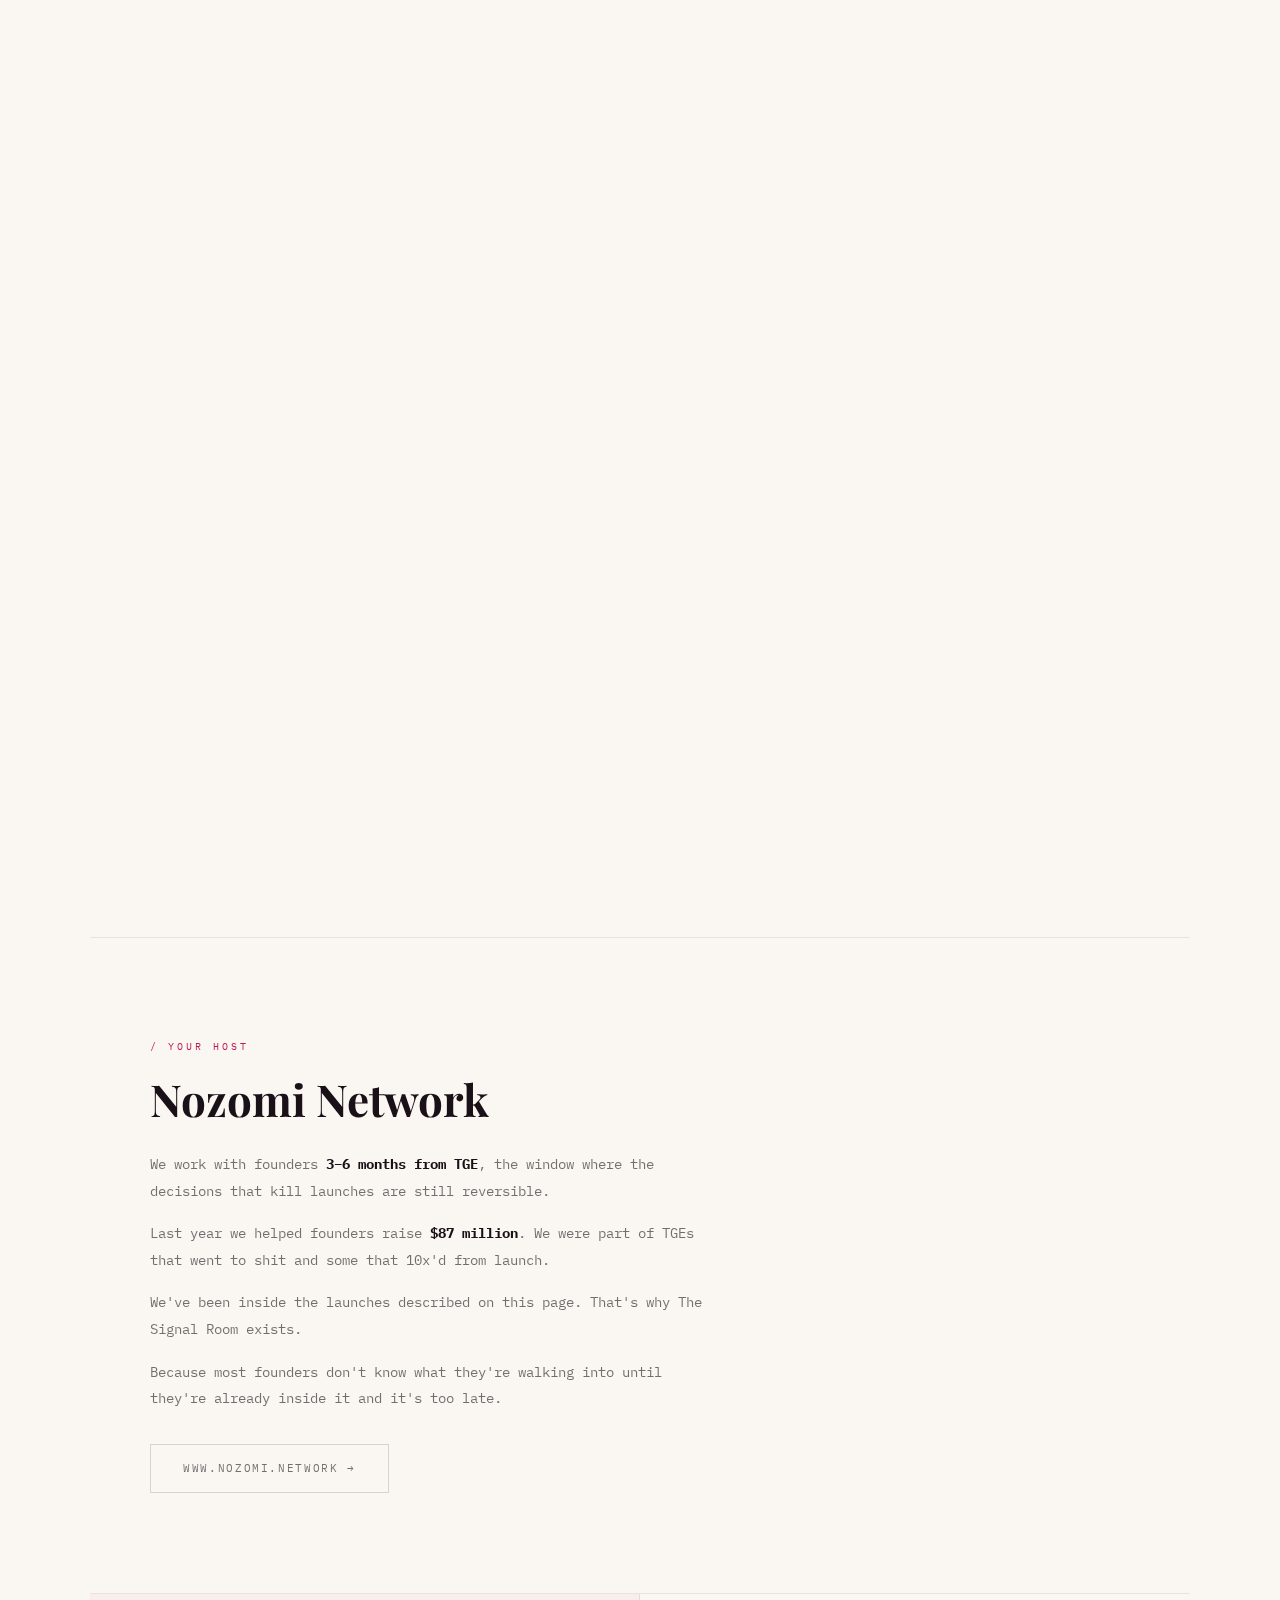
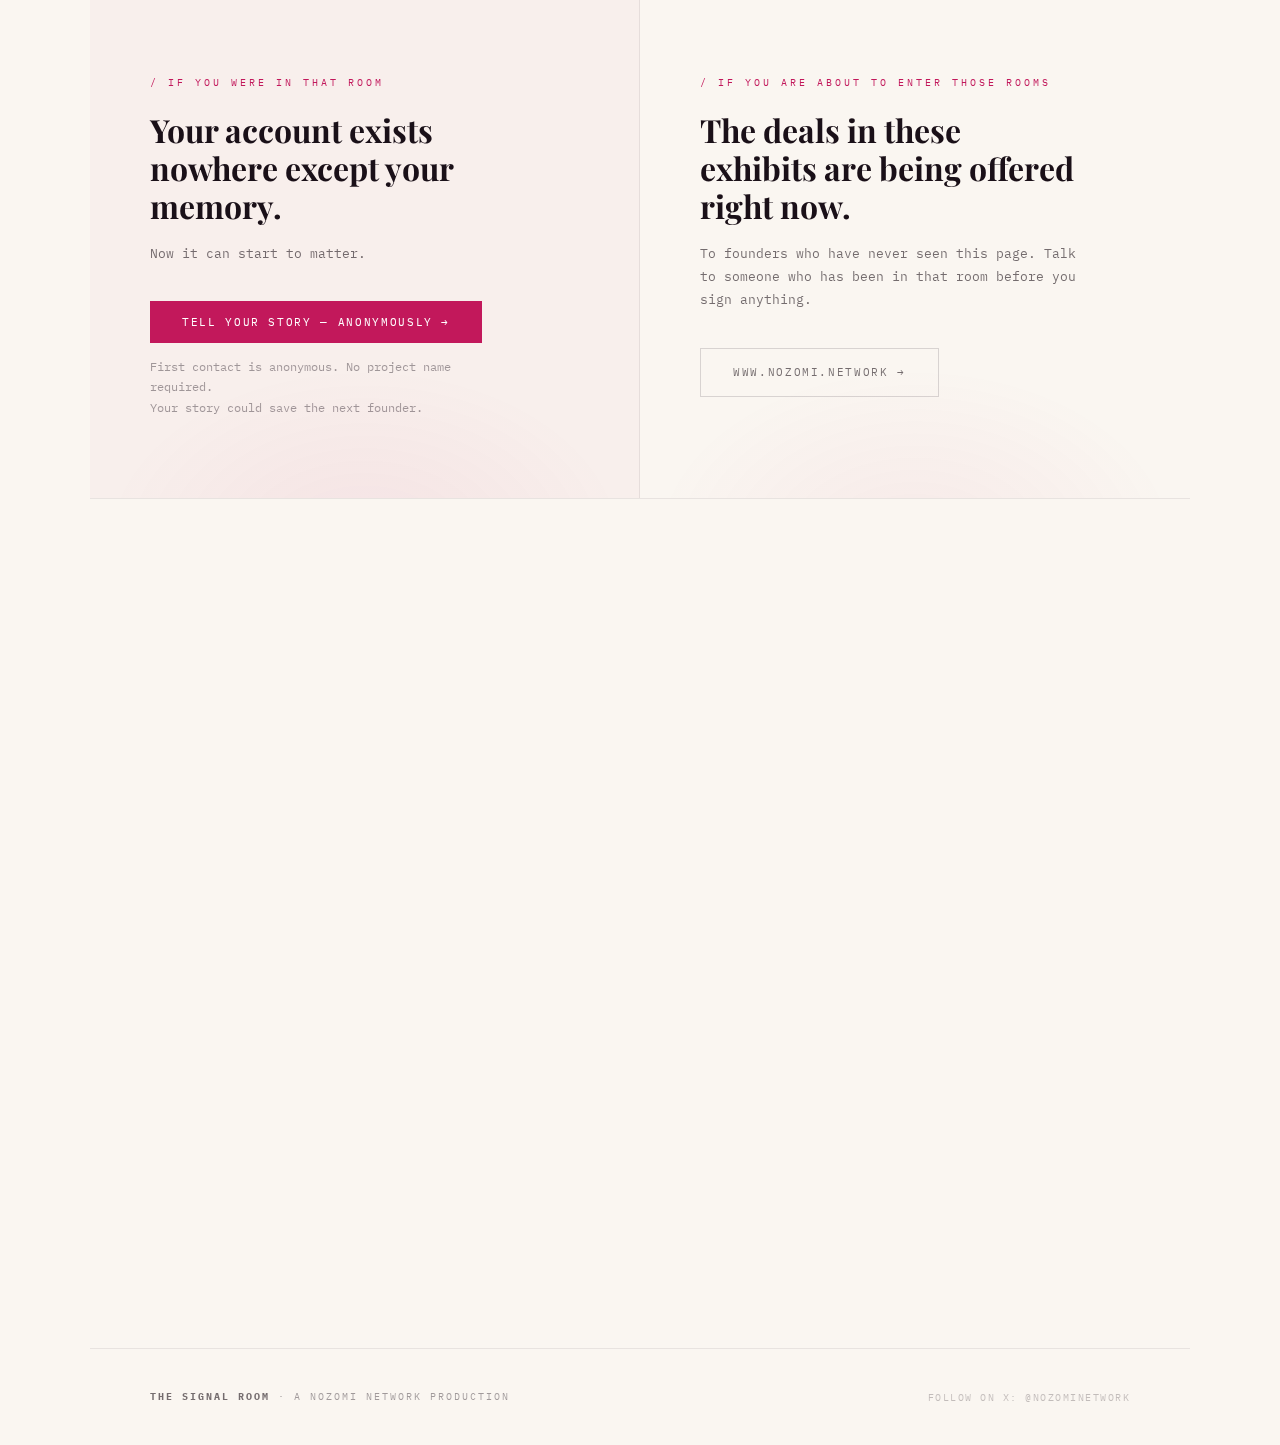
<file: signal-room/index.html>
<!DOCTYPE html>
<html lang="en" data-theme="light">
<head>
<meta charset="UTF-8">
<meta name="viewport" content="width=device-width, initial-scale=1.0">
<title>The Signal Room — What They Couldn't Say | Nozomi Network</title>
<link rel="icon" type="image/svg+xml" href="/favicon.svg">
<link rel="apple-touch-icon" href="/favicon.svg">
<link rel="preconnect" href="https://fonts.googleapis.com">
<link rel="preconnect" href="https://fonts.gstatic.com" crossorigin>
<link href="https://fonts.googleapis.com/css2?family=Sora:wght@300;400;500;600;700;800&family=DM+Sans:ital,opsz,wght@0,9..40,300;0,9..40,400;0,9..40,500;0,9..40,600;1,9..40,300;1,9..40,400&family=JetBrains+Mono:wght@400;500&family=IBM+Plex+Mono:ital,wght@0,300;0,400;0,600;1,300&family=Playfair+Display:ital,wght@0,700;1,400&display=swap" rel="stylesheet">
<script async src="https://www.googletagmanager.com/gtag/js?id=G-ZX6C0Q0P1P"></script>
<script>window.dataLayer=window.dataLayer||[];function gtag(){dataLayer.push(arguments);}gtag('js',new Date());gtag('config','G-ZX6C0Q0P1P');</script>
<style>
:root{--font-display:'Sora',sans-serif;--font-body:'DM Sans',sans-serif;--font-mono-nz:'JetBrains Mono',monospace;--ease-out-expo:cubic-bezier(0.16,1,0.3,1);--sakura:#F2B8C6;--sakura-deep:#D4869C;--sakura-pale:#FAD4DF;--radius-lg:22px;--black:#0a0a08;--off-white:#f2ede4;--pink:#C2185B;--pink-dim:#7B0D38;--mono:'IBM Plex Mono',monospace;--serif:'Playfair Display',serif}
[data-theme="dark"]{--nz-nav-bg:rgba(10,10,12,0.88);--nz-border:rgba(242,184,198,0.06);--nz-border-med:rgba(242,184,198,0.1);--nz-text:#F5EDE8;--nz-text-sec:rgba(245,237,232,0.55);--bg:#0a0a08;--fg:#f2ede4;--fg-sec:rgba(242,237,228,0.55);--fg-dim:rgba(242,237,228,0.35);--fg-faint:rgba(242,237,228,0.25);--fg-ghost:rgba(242,237,228,0.12);--border:rgba(242,237,228,0.08);--border-light:rgba(242,237,228,0.06);--border-med:rgba(242,237,228,0.1);--border-strong:rgba(242,237,228,0.15);--card-bg:rgba(242,237,228,0.025);--card-bg-hover:rgba(242,237,228,0.04);--card-border:rgba(242,237,228,0.07);--pink-glow:rgba(194,24,91,0.03);--pink-glow-med:rgba(194,24,91,0.04);--pink-glow-strong:rgba(194,24,91,0.06);--pink-border:rgba(194,24,91,0.2);--pink-hover-bg:rgba(194,24,91,0.025);--ticker-bg:rgba(194,24,91,0.04);--redact-bg:rgba(242,237,228,0.1);--btt-bg:rgba(10,10,8,0.85);--scanline:rgba(0,0,0,0.03)}
[data-theme="light"]{--nz-nav-bg:rgba(251,245,240,0.88);--nz-border:rgba(180,100,120,0.08);--nz-border-med:rgba(180,100,120,0.12);--nz-text:#1A1018;--nz-text-sec:rgba(26,16,24,0.55);--bg:#FAF6F1;--fg:#1A1018;--fg-sec:rgba(26,16,24,0.6);--fg-dim:rgba(26,16,24,0.4);--fg-faint:rgba(26,16,24,0.25);--fg-ghost:rgba(26,16,24,0.08);--border:rgba(26,16,24,0.08);--border-light:rgba(26,16,24,0.05);--border-med:rgba(26,16,24,0.1);--border-strong:rgba(26,16,24,0.15);--card-bg:rgba(26,16,24,0.025);--card-bg-hover:rgba(26,16,24,0.04);--card-border:rgba(26,16,24,0.08);--pink-glow:rgba(194,24,91,0.03);--pink-glow-med:rgba(194,24,91,0.04);--pink-glow-strong:rgba(194,24,91,0.06);--pink-border:rgba(194,24,91,0.25);--pink-hover-bg:rgba(194,24,91,0.04);--ticker-bg:rgba(194,24,91,0.04);--redact-bg:rgba(26,16,24,0.12);--btt-bg:rgba(255,255,255,0.9);--scanline:rgba(0,0,0,0.015)}
*,*::before,*::after{margin:0;padding:0;box-sizing:border-box}html{scroll-behavior:smooth}body{background:var(--bg);color:var(--fg);font-family:var(--mono);font-size:14px;line-height:1.7;overflow-x:hidden}
body::before{content:'';position:fixed;inset:0;background:repeating-linear-gradient(0deg,transparent,transparent 2px,var(--scanline) 2px,var(--scanline) 4px);pointer-events:none;z-index:9999}
a{color:inherit;text-decoration:none}::selection{background:var(--pink);color:#fff}

/* NAV */
.nz-nav{position:fixed;top:0;width:100%;z-index:1000;padding:0 32px;background:var(--nz-nav-bg);backdrop-filter:blur(20px);-webkit-backdrop-filter:blur(20px);border-bottom:1px solid var(--nz-border)}
.nz-nav-inner{max-width:1100px;margin:0 auto;display:flex;align-items:center;justify-content:space-between;height:72px}
.nz-nav-logo img{height:32px}[data-theme="dark"] .nz-nav-logo .logo-light{display:none}[data-theme="light"] .nz-nav-logo .logo-dark{display:none}
.nz-nav-actions{display:flex;align-items:center;gap:12px}
.nz-btn-back{font-family:var(--font-mono-nz);font-size:12px;letter-spacing:1px;text-transform:uppercase;color:var(--nz-text-sec);padding:10px 20px;border:1px solid var(--nz-border-med);border-radius:100px;transition:all .3s ease}.nz-btn-back:hover{color:var(--nz-text);border-color:var(--nz-text)}
.nz-theme-toggle{width:40px;height:40px;border-radius:50%;border:1px solid var(--nz-border-med);background:0 0;cursor:pointer;display:flex;align-items:center;justify-content:center;transition:all .3s ease;color:var(--nz-text-sec)}.nz-theme-toggle:hover{border-color:var(--nz-text);color:var(--nz-text)}.nz-theme-toggle svg{width:18px;height:18px;stroke:currentColor;fill:none;stroke-width:2;stroke-linecap:round;stroke-linejoin:round}
.nz-btn-primary{font-family:var(--font-display);font-size:14px;font-weight:600;padding:14px 32px;border-radius:100px;transition:all .3s var(--ease-out-expo);cursor:pointer;border:none;display:inline-block}
[data-theme="dark"] .nz-btn-primary{background:#fff;color:#000}[data-theme="light"] .nz-btn-primary{background:#000;color:#fff}.nz-btn-primary:hover{transform:translateY(-2px);box-shadow:0 8px 24px rgba(0,0,0,.3)}

/* NOZOMI ELEMENTS */
.reading-progress{position:fixed;top:0;left:0;width:0%;height:2px;background:linear-gradient(90deg,var(--pink),var(--sakura));z-index:1001;transition:width .1s linear;opacity:.7}
#sakura-canvas{position:fixed;top:0;left:0;width:100%;height:100%;z-index:0;pointer-events:none;opacity:.3}
.back-to-top{position:fixed;bottom:32px;right:32px;width:44px;height:44px;border-radius:12px;border:1px solid var(--border-strong);background:var(--btt-bg);backdrop-filter:blur(16px);color:var(--fg);cursor:pointer;display:flex;align-items:center;justify-content:center;z-index:999;opacity:0;pointer-events:none;transform:translateY(12px);transition:all .3s var(--ease-out-expo)}.back-to-top.visible{opacity:1;pointer-events:auto;transform:translateY(0)}.back-to-top:hover{border-color:var(--pink);transform:translateY(-2px)}.back-to-top svg{width:18px;height:18px;fill:none;stroke:currentColor;stroke-width:2;stroke-linecap:round;stroke-linejoin:round}

/* HERO */
.hero{min-height:100vh;display:flex;flex-direction:column;justify-content:center;padding:80px 60px;padding-top:152px;position:relative;border-bottom:1px solid var(--border);z-index:1}
.hero::before{content:'';position:absolute;inset:0;background:radial-gradient(ellipse 60% 40% at 80% 20%,var(--pink-glow-strong) 0%,transparent 70%),radial-gradient(ellipse 40% 60% at 10% 80%,var(--pink-glow-med) 0%,transparent 60%)}
.hero-label{font-size:10px;letter-spacing:.3em;text-transform:uppercase;color:var(--pink);margin-bottom:40px;opacity:0;animation:fadeUp .6s ease .2s forwards}
.hero h1{font-family:var(--serif);font-size:clamp(52px,8vw,110px);font-weight:700;line-height:.95;letter-spacing:-.02em;margin-bottom:32px;opacity:0;animation:fadeUp .8s ease .4s forwards}
.hero h1 em{font-style:italic;font-weight:400;color:var(--fg-sec)}
.hero-sub{max-width:580px;font-size:13px;color:var(--fg-sec);line-height:1.9;margin-bottom:8px;opacity:0;animation:fadeUp .8s ease .6s forwards}.hero-sub strong{color:var(--fg);font-weight:600}
.hero-until{max-width:580px;font-size:14px;color:var(--fg);font-weight:600;letter-spacing:.05em;margin-bottom:16px;opacity:0;animation:fadeUp .8s ease .65s forwards}
.hero-tagline{max-width:580px;font-family:var(--serif);font-style:italic;font-size:17px;color:var(--fg-sec);margin-bottom:48px;opacity:0;animation:fadeUp .8s ease .7s forwards}
.hero-ctas{display:flex;gap:16px;flex-wrap:wrap;margin-bottom:24px;opacity:0;animation:fadeUp .8s ease .8s forwards}
.hero-trust{font-size:10px;letter-spacing:.25em;color:var(--fg-faint);opacity:0;animation:fadeUp .8s ease .9s forwards}
.jp-ornament{display:flex;align-items:center;gap:16px;margin-top:20px;opacity:0;animation:fadeUp .8s ease 1s forwards}.jp-ornament .line{width:40px;height:1px;background:var(--pink);opacity:.3}.jp-ornament .symbol{font-size:14px;color:var(--pink);opacity:.4;letter-spacing:8px}

/* BUTTONS */
.btn-primary{background:var(--pink);color:#fff;border:none;padding:14px 32px;font-family:var(--mono);font-size:11px;letter-spacing:.15em;text-transform:uppercase;cursor:pointer;display:inline-block;transition:all .3s ease}.btn-primary:hover{background:#d81b60;transform:translateY(-1px);box-shadow:0 8px 24px rgba(194,24,91,.25)}
.btn-ghost{background:0 0;color:var(--fg-sec);border:1px solid var(--border-strong);padding:14px 32px;font-family:var(--mono);font-size:11px;letter-spacing:.15em;text-transform:uppercase;cursor:pointer;display:inline-block;transition:all .3s ease}.btn-ghost:hover{border-color:var(--fg-dim);color:var(--fg);transform:translateY(-1px)}

/* TICKER */
.ticker{border-top:1px solid var(--border);border-bottom:1px solid var(--border);overflow:hidden;padding:14px 0;background:var(--ticker-bg);position:relative;z-index:1}
.ticker-inner{display:flex;animation:ticker 30s linear infinite;white-space:nowrap;width:max-content}
.ticker-item{padding:0 48px;font-size:10px;letter-spacing:.2em;text-transform:uppercase;color:var(--fg-dim);border-right:1px solid var(--border-med)}.ticker-item span{color:var(--pink);opacity:.9}

/* SECTIONS */
.section{padding:100px 60px;position:relative;z-index:1;max-width:1100px;margin:0 auto}
.section-label{font-size:10px;letter-spacing:.3em;text-transform:uppercase;color:var(--pink);margin-bottom:16px}
.section-title{font-family:var(--serif);font-size:clamp(36px,4.5vw,56px);font-weight:700;line-height:1.05;margin-bottom:48px;max-width:700px}.section-title em{font-style:italic;font-weight:400;color:var(--fg-sec)}

/* WHY THIS EXISTS */
.why-section{padding:80px 60px;max-width:1100px;margin:0 auto;position:relative;z-index:1}
.why-section .section-title{margin-bottom:36px}
.why-prose{max-width:680px}
.why-prose p{font-size:13px;color:var(--fg-sec);line-height:1.9;margin-bottom:12px}
.why-prose p strong{color:var(--fg);font-weight:600}
.why-prose .until-now{font-size:14px;color:var(--fg);font-weight:600;letter-spacing:.03em;margin-top:4px;margin-bottom:20px}
.why-description{max-width:680px;margin:28px 0;border-left:2px solid var(--pink-dim);padding-left:28px}
.why-description p{font-size:14px;color:var(--fg-sec);line-height:1.9;margin-bottom:10px}.why-description p:last-child{margin-bottom:0}
.why-anon{max-width:560px;margin-bottom:28px}.why-anon p{font-size:12px;color:var(--fg-dim);line-height:1.8}
.submit-link{display:inline-block;font-size:13px;font-weight:600;color:#fff;letter-spacing:.1em;background:var(--pink);padding:12px 28px;transition:all .3s ease}.submit-link:hover{background:#d81b60;transform:translateY(-1px);box-shadow:0 6px 20px rgba(194,24,91,.25)}

/* TABLE — contained, readable */
.table-wrap{max-width:920px;overflow-x:auto;margin-bottom:48px}
.room-table{width:100%;border-collapse:collapse;font-size:13px}
.room-table thead tr{border-bottom:1px solid var(--border-strong)}
.room-table th{text-align:left;padding:14px 28px 14px 0;font-size:9px;letter-spacing:.25em;text-transform:uppercase;color:var(--pink);font-weight:400}
.room-table th:first-child{width:160px}
.room-table th:last-child{width:240px}
.room-table td{padding:24px 28px 24px 0;border-bottom:1px solid var(--border-light);color:var(--fg-sec);vertical-align:top;line-height:1.75;transition:background .2s ease}
.room-table td:first-child{color:var(--fg);font-weight:600;white-space:nowrap;font-size:13px}
.room-table td:last-child{color:var(--pink);opacity:.9;font-style:normal;font-size:12px;line-height:1.7;font-weight:400}
.room-table tr:hover td{background:var(--pink-hover-bg)}
.room-table tr:last-child td{border-bottom:2px solid var(--pink-border)}.room-table tr:last-child td:first-child{color:var(--pink)}

/* STATS BAR — 4 items */
.stats-bar{display:grid;grid-template-columns:repeat(4,1fr);border-top:1px solid var(--border);border-bottom:1px solid var(--border);position:relative;z-index:1}
.stat-item{padding:48px 40px;border-right:1px solid var(--border);transition:background .3s ease}.stat-item:hover{background:var(--pink-glow)}.stat-item:last-child{border-right:none}
.stat-num{font-family:var(--serif);font-size:52px;font-weight:700;line-height:1;margin-bottom:10px}.stat-num span{color:var(--pink)}
.stat-label{font-size:10px;letter-spacing:.18em;text-transform:uppercase;color:var(--fg-dim);line-height:1.6}

/* EXHIBITS */
.exhibits-intro{font-size:11px;color:var(--fg-dim);letter-spacing:.08em;margin-bottom:40px}
.exhibits-grid{display:grid;grid-template-columns:repeat(2,1fr);gap:3px;margin-bottom:32px}
.exhibit-card{background:var(--card-bg);border:1px solid var(--card-border);padding:40px 36px;transition:all .5s var(--ease-out-expo);position:relative;overflow:hidden}
.exhibit-card::before{content:'';position:absolute;top:0;left:0;right:0;height:1px;background:linear-gradient(90deg,transparent,var(--pink),rgba(242,184,198,.6),var(--pink),transparent);opacity:0;transition:opacity .4s ease}
.exhibit-card:hover{background:var(--card-bg-hover);border-color:var(--pink-border);transform:translateY(-3px);box-shadow:0 12px 40px rgba(0,0,0,.1),0 0 0 1px rgba(194,24,91,.08)}.exhibit-card:hover::before{opacity:.6}
.exhibit-header{display:flex;justify-content:space-between;align-items:flex-start;margin-bottom:20px}
.exhibit-tag{font-size:9px;letter-spacing:.25em;text-transform:uppercase;color:var(--pink);border:1px solid var(--pink-dim);padding:3px 10px;opacity:.85}
.exhibit-num{font-size:10px;letter-spacing:.2em;color:var(--fg-ghost)}
.exhibit-quote{font-family:var(--mono);font-style:normal;font-size:15px;line-height:1.8;color:var(--fg);opacity:.8;margin-bottom:28px;font-weight:300}
.exhibit-detail{font-size:12px;color:var(--fg-dim);line-height:1.75;border-top:1px solid var(--border-light);padding-top:20px}.exhibit-detail .verified{display:block;font-size:9px;letter-spacing:.15em;text-transform:uppercase;color:var(--fg-faint);margin-top:8px}
.redact{display:inline-block;background:var(--redact-bg);color:transparent;border-radius:1px;padding:1px 6px;user-select:none}
/* PROCESS */
.process-grid{display:grid;grid-template-columns:repeat(auto-fit,minmax(220px,1fr));gap:2px;margin-top:40px}
.process-item{padding:36px;background:var(--card-bg);border:1px solid var(--border-light);transition:all .4s var(--ease-out-expo);position:relative;overflow:hidden}
.process-item::before{content:'';position:absolute;top:0;left:0;right:0;height:1px;background:linear-gradient(90deg,transparent,var(--pink),transparent);opacity:0;transition:opacity .4s ease}
.process-item:hover{border-color:var(--pink-border);transform:translateY(-2px);background:var(--card-bg-hover)}.process-item:hover::before{opacity:.4}
.process-num{font-size:10px;color:var(--pink);letter-spacing:.3em;margin-bottom:16px}
.process-title{font-family:var(--serif);font-size:20px;font-weight:700;margin-bottom:10px}
.process-body{font-size:12px;color:var(--fg-dim);line-height:1.8}

/* NOZOMI HOST */
.nozomi-section{padding:100px 60px;border-top:1px solid var(--border);position:relative;z-index:1;max-width:1100px;margin:0 auto}
.nozomi-section .section-label{margin-bottom:20px}
.nozomi-section h2{font-family:var(--serif);font-size:clamp(28px,3.5vw,44px);font-weight:700;line-height:1.1;margin-bottom:28px;max-width:560px}
.nozomi-section p{font-size:14px;color:var(--fg-sec);line-height:1.9;margin-bottom:16px;max-width:560px}.nozomi-section p strong{color:var(--fg)}.nozomi-section .btn-ghost{margin-top:16px}

/* DUAL CTA */
.dual-cta{display:grid;grid-template-columns:1fr 1fr;border-top:1px solid var(--border);position:relative;z-index:1;max-width:1100px;margin:0 auto}
.cta-panel{padding:80px 60px;position:relative;overflow:hidden}.cta-panel:first-child{border-right:1px solid var(--border);background:var(--pink-glow)}
.cta-panel::before{content:'';position:absolute;inset:0;background:radial-gradient(ellipse 80% 60% at 50% 110%,var(--pink-glow-strong) 0%,transparent 60%);pointer-events:none}
.cta-eyebrow{font-size:10px;letter-spacing:.3em;text-transform:uppercase;color:var(--pink);margin-bottom:20px}
.cta-title{font-family:var(--serif);font-size:clamp(24px,2.5vw,36px);font-weight:700;line-height:1.2;margin-bottom:16px;max-width:380px}
.cta-body{font-size:13px;color:var(--fg-sec);line-height:1.8;max-width:380px;margin-bottom:36px}
.cta-note{margin-top:14px;font-size:12px;color:var(--fg-dim);line-height:1.7;max-width:360px}

/* FAQ — ACCORDION */
.faq-section{padding:100px 60px;border-top:1px solid var(--border);position:relative;z-index:1;max-width:1100px;margin:0 auto}
.faq-list{max-width:720px;margin-top:40px}
.faq-item{border-bottom:1px solid var(--border-light)}
.faq-item:first-child{border-top:1px solid var(--border-light)}
.faq-q{display:flex;justify-content:space-between;align-items:center;padding:22px 0;cursor:pointer;gap:16px;transition:color .2s ease}
.faq-q:hover{color:var(--pink)}
.faq-q h4{font-size:13px;font-weight:600;color:var(--fg);line-height:1.5;transition:color .2s ease}
.faq-q:hover h4{color:var(--pink)}
.faq-chevron{width:16px;height:16px;flex-shrink:0;stroke:var(--fg-dim);fill:none;stroke-width:2;stroke-linecap:round;stroke-linejoin:round;transition:transform .3s var(--ease-out-expo),stroke .2s ease}
.faq-item.open .faq-chevron{transform:rotate(180deg);stroke:var(--pink)}
.faq-a{max-height:0;overflow:hidden;transition:max-height .4s var(--ease-out-expo),padding .4s var(--ease-out-expo)}
.faq-a-inner{padding:0 0 22px;font-size:12px;color:var(--fg-sec);line-height:1.85}
.faq-item.open .faq-a{max-height:400px}

/* FOOTER */
.sr-footer{padding:36px 60px;border-top:1px solid var(--border);display:flex;justify-content:space-between;align-items:center;flex-wrap:wrap;gap:20px;position:relative;z-index:1;max-width:1100px;margin:0 auto}
.footer-brand{font-size:10px;letter-spacing:.2em;text-transform:uppercase;color:var(--fg-dim)}.footer-brand strong{color:var(--fg-sec)}
.footer-links a{font-size:10px;letter-spacing:.15em;text-transform:uppercase;color:var(--fg-faint);transition:color .2s}.footer-links a:hover{color:var(--pink)}

/* ANIMATIONS */
/* SIGNAL ROOM FORM DROPDOWN */
.sr-form-drop{max-height:0;overflow:hidden;transition:max-height .6s var(--ease-out-expo);position:relative;z-index:1;max-width:1100px;margin:0 auto}
.sr-form-drop.open{max-height:800px}
.sr-form-section{padding:60px 60px 80px}
.sr-form-label{font-size:10px;letter-spacing:.3em;text-transform:uppercase;color:var(--pink);margin-bottom:14px;display:block;font-weight:600}
.sr-form-grid{display:grid;grid-template-columns:1fr 1fr;gap:2px;max-width:900px}
.sr-form-field{padding:32px 36px;background:var(--card-bg);border:1px solid var(--border-light)}
.sr-form-field.full{grid-column:1/-1}
.sr-form-field input,.sr-form-field textarea{width:100%;background:transparent;border:none;border-bottom:1px solid var(--border-med);color:var(--fg);font-family:var(--mono);font-size:13px;padding:10px 0;outline:none;transition:border-color .2s}
.sr-form-field input::placeholder,.sr-form-field textarea::placeholder{color:var(--fg-faint)}
.sr-form-field input:focus,.sr-form-field textarea:focus{border-bottom-color:var(--pink)}
.sr-form-field textarea{resize:none;height:80px;line-height:1.7}
.sr-role-options{display:flex;gap:2px;flex-wrap:wrap}
.sr-role-option{padding:8px 16px;border:1px solid var(--border-med);font-size:11px;letter-spacing:.1em;text-transform:uppercase;color:var(--fg-dim);cursor:pointer;transition:all .2s;user-select:none;font-family:var(--mono)}
.sr-role-option:hover{border-color:var(--pink-border);color:var(--fg-sec)}
.sr-role-option.active{border-color:var(--pink);color:var(--fg);background:rgba(194,24,91,.1)}
.sr-form-submit{max-width:900px;margin-top:2px}
.sr-form-submit button{background:var(--pink);color:#fff;border:none;padding:18px 48px;font-family:var(--mono);font-size:11px;letter-spacing:.2em;text-transform:uppercase;cursor:pointer;transition:background .2s;width:100%}
.sr-form-submit button:hover{background:#d81b60}
.sr-form-note{font-size:10px;color:var(--fg-faint);letter-spacing:.1em;text-align:center;margin-top:16px}
.sr-form-message{text-align:center;margin-top:16px;font-size:12px;display:none;font-family:var(--mono)}

@keyframes fadeUp{from{opacity:0;transform:translateY(20px)}to{opacity:1;transform:translateY(0)}}
@keyframes ticker{from{transform:translateX(0)}to{transform:translateX(-50%)}}
.reveal{opacity:0;transform:translateY(20px);transition:opacity .7s var(--ease-out-expo),transform .7s var(--ease-out-expo)}.reveal.visible{opacity:1;transform:translateY(0)}

/* RESPONSIVE */
@media(max-width:900px){.dual-cta,.stats-bar{grid-template-columns:1fr}.dual-cta .cta-panel:first-child{border-right:none;border-bottom:1px solid var(--border)}.stat-item{border-right:none;border-bottom:1px solid var(--border)}.stat-item:last-child{border-bottom:none}}
@media(max-width:768px){.hero,.section,.why-section,.faq-section,.cta-panel,.nozomi-section{padding-left:24px;padding-right:24px}.hero{padding-top:120px}.sr-footer{padding:28px 24px}.nz-nav{padding:0 16px}.nz-btn-back{display:none}.back-to-top{bottom:20px;right:20px}.exhibits-grid{grid-template-columns:1fr}.process-grid{grid-template-columns:1fr 1fr}.stats-bar{grid-template-columns:1fr 1fr}.sr-form-grid{grid-template-columns:1fr}.sr-form-section{padding:40px 24px 60px}}
</style>
</head>
<body>
<canvas id="sakura-canvas"></canvas>
<div class="reading-progress" id="readingProgress"></div>

<nav class="nz-nav"><div class="nz-nav-inner">
<a href="/" class="nz-nav-logo"><img class="logo-dark" src="/images/Nozomi_Logo_White (1).png" alt="Nozomi" height="32"><img class="logo-light" src="/images/Nozomi_Logo_Black (2).png" alt="Nozomi" height="32"></a>
<div class="nz-nav-actions"><a href="/" class="nz-btn-back">← Back</a><button id="themeToggle" class="nz-theme-toggle" aria-label="Toggle theme"><svg viewBox="0 0 24 24"><circle cx="12" cy="12" r="5"/><line x1="12" y1="1" x2="12" y2="3"/><line x1="12" y1="21" x2="12" y2="23"/><line x1="4.22" y1="4.22" x2="5.64" y2="5.64"/><line x1="18.36" y1="18.36" x2="19.78" y2="19.78"/><line x1="1" y1="12" x2="3" y2="12"/><line x1="21" y1="12" x2="23" y2="12"/><line x1="4.22" y1="19.78" x2="5.64" y2="18.36"/><line x1="18.36" y1="5.64" x2="19.78" y2="4.22"/></svg></button><a href="https://forms.fillout.com/t/fiYYkaHNbeus" class="nz-btn-primary" target="_blank" rel="noopener noreferrer">Apply Now</a></div>
</div></nav>

<!-- HERO -->
<section class="hero">
  <div class="hero-label">The Signal Room — Season 01 · A Nozomi Network Production</div>
  <h1>What they<br>couldn't <em>say.</em></h1>
  <p class="hero-sub">Anonymous confessions from the founders and VCs behind Web3's biggest launches. <strong>The market maker deals they signed. The exchange terms they accepted. The VC pressure they caved to.</strong> The things they wanted to say publicly, but couldn't.</p>
  <p class="hero-until">Until now.</p>
  <p class="hero-tagline">The show where the people who built Web3's biggest launches finally tell you what actually happened (not the PR spin).</p>
  <div class="hero-ctas"><a href="#watch" class="btn-primary">Watch the Show</a><a href="#apply" class="btn-ghost">Tell Your Story — Anonymously</a></div>
  <div class="hero-trust">IDENTITIES PROTECTED · VOICES ALTERED · FACTS INTACT</div>
  <div class="jp-ornament"><div class="line"></div><span class="symbol">望</span><div class="line"></div></div>
</section>

<!-- TICKER -->
<div class="ticker"><div class="ticker-inner">
  <div class="ticker-item">85% of 2025 TGEs trade below issue price <span>///</span></div>
  <div class="ticker-item">Median drawdown <span>−71%</span> FDV</div>
  <div class="ticker-item">Tier 1 listing demands up to <span>10% token supply</span></div>
  <div class="ticker-item">MM loan option: avg <span>4–5% circulating supply</span></div>
  <div class="ticker-item">Founders who know the deal <span>vs</span> founders who don't</div>
  <div class="ticker-item">85% of 2025 TGEs trade below issue price <span>///</span></div>
  <div class="ticker-item">Median drawdown <span>−71%</span> FDV</div>
  <div class="ticker-item">Tier 1 listing demands up to <span>10% token supply</span></div>
  <div class="ticker-item">MM loan option: avg <span>4–5% circulating supply</span></div>
  <div class="ticker-item">Founders who know the deal <span>vs</span> founders who don't</div>
</div></div>

<!-- WHY THIS EXISTS (moved up, own section) -->
<section class="why-section">
  <div class="section-label reveal">/ Why This Exists</div>
  <h2 class="section-title reveal">Nobody warns the next founder <em>walking in blind.</em></h2>
  <div class="why-prose reveal">
    <p>Every token launch has a story the founder can't tell publicly. <strong>NDAs are standard. CEXes threaten to delist. Counterparties have lawyers.</strong> Naming anyone costs more than the founder can afford.</p>
    <p>That structure works because nobody talks.</p>
    <p>And it causes the same predatory patterns to repeat every cycle because nobody warned the next founder walking in blind…</p>
    <p class="until-now">Until now.</p>
  </div>
  <div class="why-description reveal">
    <p>The Signal Room is an anonymous video show where post-TGE founders say what actually happened.</p>
    <p>One guest per episode. One launch post-mortem. On record, no facts altered, no PR spin.</p>
  </div>
  <div class="why-anon reveal"><p>Your account exists nowhere except your memory. This is where it goes.</p><p>First contact is anonymous. No project name required.</p></div>
  <a href="#apply" class="submit-link reveal">Submit your story →</a>
</section>

<!-- STATS BAR — 3 tiles, page breaker -->
<div class="stats-bar">
  <div class="stat-item reveal"><div class="stat-num">85<span>%</span></div><div class="stat-label">of 2025 token launches<br>trade below TGE price</div></div>
  <div class="stat-item reveal"><div class="stat-num">−<span>71%</span></div><div class="stat-label">median FDV drawdown<br>within 6 months</div></div>
  <div class="stat-item reveal"><div class="stat-num">0</div><div class="stat-label">founders who explained<br>their MM terms publicly</div></div>
  <div class="stat-item reveal"><div class="stat-num">1<span>show</span></div><div class="stat-label">where they finally<br>can — anonymously</div></div>
</div>

<!-- THE PROBLEM — TABLE -->
<section class="section">
  <div class="section-label reveal">/ The Problem</div>
  <h2 class="section-title reveal">Launches have turned from adoption engines into coordinated exit events <em>that tear networks apart from the inside.</em></h2>
  <div class="table-wrap reveal">
    <table class="room-table">
      <thead><tr><th>Who</th><th>What's actually happening</th><th>Outcome</th></tr></thead>
      <tbody>
        <tr><td>Market Maker</td><td>Convinces founders to take the "free" loan option. Then sells at the top, crashes the price, and buys it all back at the bottom. They call this "providing liquidity."</td><td>Profit on the way up. Profit on the way down. Risk-free.</td></tr>
        <tr><td>Exchange</td><td>Demands 2–8% of your token supply plus a $200K–2M deposit before they'll list you. Paid before you launch.</td><td>Collected before a single token trades. Zero risk.</td></tr>
        <tr><td>KOL</td><td>Negotiates secret preferred terms nobody else gets. Promotes your launch to their audience. Dumps on their own followers at TGE.</td><td>Exited at the peak. Their followers hold the bag.</td></tr>
        <tr><td>Airdrop Community</td><td>Airdrop farmers running 50 wallets. They claim at TGE, dump immediately, and rotate to the next project. Repeat. The "community" on your dashboard was never real.</td><td>Extracted. Gone before day 2.</td></tr>
        <tr><td>VC</td><td>In most launches, VC tokens were locked for months or years. So most of them desperately try to OTC before launch, playing hot potato with tokens they know will be worthless by the time they unlock.</td><td>Offloaded risk. Or stuck holding a locked bag.</td></tr>
        <tr><td>Marketing Agency</td><td>Charges a $50K retainer. Delivers campaigns optimised for a short spike, not long-term retention. Gone when the retainer ends.</td><td>Paid at peak. No accountability for what comes after.</td></tr>
        <tr><td>ICO Investor</td><td>ICO flippers who've never even opened your app. They bought the allocation to dump into listing liquidity on day one. Most founders assumed these people would hold. They didn't plan for that sell pressure. By the time they realise what's happening, the chart's already off a cliff.</td><td>Most end up losing money anyway. Everyone's racing for the same exit at the same time.</td></tr>
        <tr><td>Founder</td><td>Sells to cover runway. Constrained by optics. Watched by everyone.</td><td>Takes the blame.</td></tr>
      </tbody>
    </table>
  </div>
</section>

<!-- EXHIBITS -->
<section class="section" style="padding-top:0" id="watch">
  <div class="section-label reveal">/ The Real Stories. Finally.</div>
  <h2 class="section-title reveal">The following accounts are verified.<br><em>Identities redacted by request.</em></h2>
  <p class="exhibits-intro reveal">Nothing reconstructed.</p>
  <div class="exhibits-grid">
    <div class="exhibit-card reveal"><div class="exhibit-header"><div class="exhibit-tag">Exhibit A — Market Maker</div><div class="exhibit-num">A</div></div><div class="exhibit-quote">"We negotiated them down from 8% to 6% supply and from $2M to $1.4M deposit. We thought we'd won something. They exercised the call option at hour 14. $38M left the order book in 40 minutes. Our community thought it was a hack."</div><div class="exhibit-detail">Founder, <span class="redact">████████████████</span> — Tier 1 listing. MM contract signed under NDA.<span class="verified">Verified. Project redacted by request.</span></div></div>
    <div class="exhibit-card reveal"><div class="exhibit-header"><div class="exhibit-tag">Exhibit B — CEX Listing</div><div class="exhibit-num">B</div></div><div class="exhibit-quote">"The listing agent sent the terms over Signal. 7% supply, $1.8M in BNB, locked for 12 months. We had 48 hours to decide. They said the slot would go to the next project if we walked. We didn't walk."</div><div class="exhibit-detail">Founder, <span class="redact">████████████████</span> — Negotiation conducted off-record. NDA signed at closing.<span class="verified">Verified. Project redacted by request.</span></div></div>
    <div class="exhibit-card reveal"><div class="exhibit-header"><div class="exhibit-tag">Exhibit C — VC Pressure</div><div class="exhibit-num">C</div></div><div class="exhibit-quote">"Our lead investor called three times the week before we were going to delay. Never said push the date directly. Just kept asking what the community would think if we moved it again. We launched. 72 hours later I stopped opening Telegram."</div><div class="exhibit-detail">Founder, <span class="redact">████████████████</span> — VC cliff hit 90 days post-TGE.<span class="verified">Verified. Project redacted by request.</span></div></div>
    <div class="exhibit-card reveal"><div class="exhibit-header"><div class="exhibit-tag">Exhibit D — VC / Insider</div><div class="exhibit-num">D</div></div><div class="exhibit-quote">"I knew the unlock schedule would hit the community hard. Everyone at the table knew. We approved the structure anyway because our LPs needed the liquidity event. I haven't spoken to the founder since."</div><div class="exhibit-detail">VC Partner, <span class="redact">████████████████</span> — Fund distributed within 60 days of TGE.<span class="verified">Verified. Project redacted by request.</span></div></div>
  </div>
</section>

<!-- HOW IT WORKS -->
<section class="section">
  <div class="section-label reveal">/ How It Works</div>
  <h2 class="section-title reveal">Everything that could identify you<br><em>disappears before it airs.</em></h2>
  <div class="process-grid">
    <div class="process-item reveal"><div class="process-num">01 ///</div><div class="process-title">You Submit</div><div class="process-body">A private form. No identifying information required at first contact. Tell us what happened.</div></div>
    <div class="process-item reveal"><div class="process-num">02 ///</div><div class="process-title">We Anonymize</div><div class="process-body">We change your voice, blur your face, turn specific numbers into ranges, and replace every counterparty's name with the role they played. You review and approve everything before we record anything.</div></div>
    <div class="process-item reveal"><div class="process-num">03 ///</div><div class="process-title">It Airs</div><div class="process-body">Video. Published on X. Your story reaches every founder about to walk into the same room you walked into, before it's too late for them to change course.</div></div>
    <div class="process-item reveal"><div class="process-num">04 ///</div><div class="process-title">The Pattern Breaks</div><div class="process-body">The same deal terms have worked for years because nobody warned the next person. Each account on record makes the next founder harder to trap.</div></div>
  </div>
</section>

<!-- NOZOMI -->
<section class="nozomi-section">
  <div class="section-label">/ Your Host</div>
  <h2>Nozomi Network</h2>
  <p>We work with founders <strong>3–6 months from TGE</strong>, the window where the decisions that kill launches are still reversible.</p>
  <p>Last year we helped founders raise <strong>$87 million</strong>. We were part of TGEs that went to shit and some that 10x'd from launch.</p>
  <p>We've been inside the launches described on this page. That's why The Signal Room exists.</p>
  <p>Because most founders don't know what they're walking into until they're already inside it and it's too late.</p>
  <a href="https://www.nozomi.network" target="_blank" class="btn-ghost">www.nozomi.network →</a>
</section>

<!-- DUAL CTA -->
<div class="dual-cta" id="apply">
  <div class="cta-panel"><div class="cta-eyebrow">/ If You Were In That Room</div><h2 class="cta-title">Your account exists nowhere except your memory.</h2><p class="cta-body">Now it can start to matter.</p><button class="btn-primary" onclick="document.getElementById('sr-form-drop').classList.toggle('open')">Tell Your Story — Anonymously →</button><p class="cta-note">First contact is anonymous. No project name required.<br>Your story could save the next founder.</p></div>
  <div class="cta-panel"><div class="cta-eyebrow">/ If You Are About To Enter Those Rooms</div><h2 class="cta-title">The deals in these exhibits are being offered right now.</h2><p class="cta-body">To founders who have never seen this page. Talk to someone who has been in that room before you sign anything.</p><a href="https://www.nozomi.network" target="_blank" class="btn-ghost">www.nozomi.network →</a></div>
</div>

<!-- SIGNAL ROOM FORM DROPDOWN -->
<div id="sr-form-drop" class="sr-form-drop">
<div class="sr-form-section">
  <div class="sr-form-grid">
    <div class="sr-form-field">
      <label class="sr-form-label">/ Your Role</label>
      <div class="sr-role-options">
        <div class="sr-role-option" onclick="this.classList.toggle('active')">Founder</div>
        <div class="sr-role-option" onclick="this.classList.toggle('active')">Co-Founder</div>
        <div class="sr-role-option" onclick="this.classList.toggle('active')">VC</div>
        <div class="sr-role-option" onclick="this.classList.toggle('active')">Advisor</div>
      </div>
    </div>
    <div class="sr-form-field">
      <label class="sr-form-label">/ When Was Your TGE</label>
      <input type="text" id="sr-tge" placeholder="e.g. Q3 2024" />
    </div>
    <div class="sr-form-field full">
      <label class="sr-form-label">/ The part you've never been able to say publicly</label>
      <textarea id="sr-story" placeholder="One sentence is enough to start."></textarea>
    </div>
    <div class="sr-form-field full">
      <label class="sr-form-label">/ Your Telegram Handle</label>
      <input type="text" id="sr-telegram" placeholder="@handle" />
    </div>
  </div>
  <div class="sr-form-submit">
    <button type="button" id="sr-submit-btn" onclick="srSubmitForm()">Submit — First Contact Is Anonymous →</button>
  </div>
  <p class="sr-form-note">No identifying information stored. No cold outreach. Your call, your pace.</p>
  <p class="sr-form-message" id="sr-form-message"></p>
</div>
</div>

<!-- FAQ — ACCORDION -->
<section class="faq-section">
  <div class="section-label reveal">/ FAQ</div>
  <h2 class="section-title reveal" style="margin-bottom:0">Questions.</h2>
  <div class="faq-list">
    <div class="faq-item reveal"><div class="faq-q" onclick="this.parentElement.classList.toggle('open')"><h4>What is The Signal Room?</h4><svg class="faq-chevron" viewBox="0 0 24 24"><path d="M6 9l6 6 6-6"/></svg></div><div class="faq-a"><div class="faq-a-inner">The Signal Room is an anonymous video show where post-TGE founders say what actually happened. One guest per episode. One launch post-mortem. On record, no facts altered, no PR spin.</div></div></div>
    <div class="faq-item reveal"><div class="faq-q" onclick="this.parentElement.classList.toggle('open')"><h4>Is this real or staged?</h4><svg class="faq-chevron" viewBox="0 0 24 24"><path d="M6 9l6 6 6-6"/></svg></div><div class="faq-a"><div class="faq-a-inner">Every confession comes from a real founder or VC who went through a real launch. Nothing is reconstructed. The confession cards on this page are real accounts, verified before publication.</div></div></div>
    <div class="faq-item reveal"><div class="faq-q" onclick="this.parentElement.classList.toggle('open')"><h4>Could this breach my NDAs?</h4><svg class="faq-chevron" viewBox="0 0 24 24"><path d="M6 9l6 6 6-6"/></svg></div><div class="faq-a"><div class="faq-a-inner">NDAs cover named parties, specific figures, and direct attribution. They do not cover an anonymous account of structural patterns with identifying details removed. We compress timelines, convert figures to ranges, and replace all counterparty names with roles before anything airs. You approve what remains. We are not your lawyer — if you have specific NDA concerns, raise them in your first conversation with us. We have worked through this with multiple guests already.</div></div></div>
    <div class="faq-item reveal"><div class="faq-q" onclick="this.parentElement.classList.toggle('open')"><h4>What does the guest actually get?</h4><svg class="faq-chevron" viewBox="0 0 24 24"><path d="M6 9l6 6 6-6"/></svg></div><div class="faq-a"><div class="faq-a-inner">The thing most founders want. To say what actually happened, to an audience that understands exactly what it means, without the consequences. Competent founders become victims in the current misaligned TGE landscape and saying their version of the story on record — even anonymously — is the thing that makes our industry legit.</div></div></div>
    <div class="faq-item reveal"><div class="faq-q" onclick="this.parentElement.classList.toggle('open')"><h4>What's the point if you can't name anyone?</h4><svg class="faq-chevron" viewBox="0 0 24 24"><path d="M6 9l6 6 6-6"/></svg></div><div class="faq-a"><div class="faq-a-inner">Naming the exchange or the market maker isn't what helps the next founder. Knowing the exact terms they'll be offered does. Knowing the pressure tactics they'll use does. Knowing the decision moment they'll manufacture does. That's all in the episodes — specific, verified, and usable — without the legal exposure of naming anyone.</div></div></div>
    <div class="faq-item reveal"><div class="faq-q" onclick="this.parentElement.classList.toggle('open')"><h4>What happens after I apply?</h4><svg class="faq-chevron" viewBox="0 0 24 24"><path d="M6 9l6 6 6-6"/></svg></div><div class="faq-a"><div class="faq-a-inner">Someone from the Nozomi team responds personally within 24 hours. If it's a fit, they walk you through the full anonymization process before anything is scheduled. No commitment until you've seen exactly what the episode will look like.</div></div></div>
    <div class="faq-item reveal"><div class="faq-q" onclick="this.parentElement.classList.toggle('open')"><h4>Who sees my application?</h4><svg class="faq-chevron" viewBox="0 0 24 24"><path d="M6 9l6 6 6-6"/></svg></div><div class="faq-a"><div class="faq-a-inner">2 members from the Nozomi team only. Not shared internally, not logged in any CRM.</div></div></div>
    <div class="faq-item reveal"><div class="faq-q" onclick="this.parentElement.classList.toggle('open')"><h4>What is the format?</h4><svg class="faq-chevron" viewBox="0 0 24 24"><path d="M6 9l6 6 6-6"/></svg></div><div class="faq-a"><div class="faq-a-inner">Video. Face blurred, voice changed. Published on X. Each episode runs 25 to 35 minutes. Three to five clips go out separately. You never appear as yourself.</div></div></div>
  </div>
</section>

<!-- FOOTER -->
<footer class="sr-footer">
  <div class="footer-brand"><strong>The Signal Room</strong> · A Nozomi Network Production</div>
  <div class="footer-links"><a href="https://x.com/NozomiNetwork" target="_blank">Follow on X: @NozomiNetwork</a></div>
</footer>

<button class="back-to-top" id="backToTop" aria-label="Back to top"><svg viewBox="0 0 24 24"><path d="M18 15l-6-6-6 6"/></svg></button>

<script>
(function(){const c=document.getElementById('sakura-canvas');if(!c)return;const x=c.getContext('2d');let p=[];const N=20;function rz(){c.width=innerWidth;c.height=innerHeight}rz();addEventListener('resize',rz);const cols=[{r:242,g:184,b:198},{r:250,g:212,b:223},{r:194,g:24,b:91},{r:212,g:134,b:156}];class P{constructor(){this.r(1)}r(i){this.x=Math.random()*c.width;this.y=i?Math.random()*c.height:-20-Math.random()*100;this.s=Math.random()*7+4;this.sy=Math.random()*.6+.2;this.sx=Math.random()*.5-.25;this.ro=Math.random()*Math.PI*2;this.rs=(Math.random()-.5)*.02;this.w=Math.random()*Math.PI*2;this.ws=Math.random()*.015+.008;this.wa=Math.random()*1.2+.4;this.c=cols[Math.floor(Math.random()*cols.length)];this.o=Math.random()*.25+.08;this.sc=Math.random()*.5+.5}u(){this.y+=this.sy;this.w+=this.ws;this.x+=this.sx+Math.sin(this.w)*this.wa*.3;this.ro+=this.rs;if(this.y>c.height+20)this.r(0);if(this.x>c.width+20)this.x=-20;if(this.x<-20)this.x=c.width+20}d(){x.save();x.translate(this.x,this.y);x.rotate(this.ro);x.scale(this.sc,this.sc);x.globalAlpha=this.o;x.beginPath();x.moveTo(0,-this.s);x.bezierCurveTo(this.s*.8,-this.s*.5,this.s*.6,this.s*.3,0,this.s);x.bezierCurveTo(-this.s*.6,this.s*.3,-this.s*.8,-this.s*.5,0,-this.s);x.fillStyle=`rgb(${this.c.r},${this.c.g},${this.c.b})`;x.fill();x.restore()}}for(let i=0;i<N;i++)p.push(new P);(function a(){x.clearRect(0,0,c.width,c.height);p.forEach(v=>{v.u();v.d()});requestAnimationFrame(a)})()})();
(function(){const o=new IntersectionObserver(e=>{e.forEach((el,i)=>{if(el.isIntersecting){setTimeout(()=>el.target.classList.add('visible'),i*60);o.unobserve(el.target)}})},{threshold:.1,rootMargin:'0px 0px -40px 0px'});document.querySelectorAll('.reveal').forEach(el=>o.observe(el))})();
(function(){const h=document.documentElement;const s=localStorage.getItem('nozomi-theme');if(s)h.setAttribute('data-theme',s);document.getElementById('themeToggle').addEventListener('click',function(){const n=h.getAttribute('data-theme')==='dark'?'light':'dark';h.setAttribute('data-theme',n);localStorage.setItem('nozomi-theme',n)})})();
addEventListener('scroll',()=>{const pb=document.getElementById('readingProgress');if(pb){const h=document.documentElement.scrollHeight-window.innerHeight;pb.style.width=(scrollY/h*100)+'%'}const sc=document.getElementById('sakura-canvas');if(sc){const f=Math.max(.06,.3-(.24*scrollY/window.innerHeight));sc.style.opacity=f}});
(function(){const b=document.getElementById('backToTop');addEventListener('scroll',()=>{b.classList.toggle('visible',scrollY>600)});b.addEventListener('click',()=>{window.scrollTo({top:0,behavior:'smooth'})})})();
document.querySelectorAll('a[href^="#"]').forEach(a=>{a.addEventListener('click',e=>{e.preventDefault();const t=document.querySelector(a.getAttribute('href'));if(t)t.scrollIntoView({behavior:'smooth',block:'start'})})});
async function srSubmitForm(){const btn=document.getElementById('sr-submit-btn');const msg=document.getElementById('sr-form-message');const role=[...document.querySelectorAll('.sr-role-option.active')].map(el=>el.textContent).join(', ');const tge=document.getElementById('sr-tge').value.trim();const story=document.getElementById('sr-story').value.trim();const telegram=document.getElementById('sr-telegram').value.trim();if(!role){srShowMsg('Please select your role.','#C2185B');return}if(!tge){srShowMsg('Please enter your approximate TGE date.','#C2185B');return}if(!story){srShowMsg('Please share what happened — one sentence is enough.','#C2185B');return}if(!telegram){srShowMsg('Please enter your Telegram handle.','#C2185B');return}btn.textContent='Sending...';btn.style.opacity='0.6';btn.style.pointerEvents='none';try{const response=await fetch('https://api.airtable.com/v0/appOYSJinkFKquOM9/Submissions',{method:'POST',headers:{'Authorization':'Bearer patLfIuLPYRaqWrdI.91410f04dae313b8885e97997bbebf961d4e4e97f008b77c5f02a2a582cd6069','Content-Type':'application/json'},body:JSON.stringify({records:[{fields:{'Role':role,'TGE':tge,'Story':story,'Telegram':telegram,'Submitted At':new Date().toISOString()}}]})});if(response.ok){btn.textContent='Submitted.';btn.style.background='#2D6A4F';srShowMsg("We'll be in touch on Telegram within 24 hours.",'var(--fg-dim)')}else{btn.textContent='Submit — First Contact Is Anonymous →';btn.style.opacity='1';btn.style.pointerEvents='auto';srShowMsg('Something went wrong. Try again or reach us on X @NozomiNetwork.','#C2185B')}}catch(e){btn.textContent='Submit — First Contact Is Anonymous →';btn.style.opacity='1';btn.style.pointerEvents='auto';srShowMsg('Something went wrong. Try again or reach us on X @NozomiNetwork.','#C2185B')}}
function srShowMsg(text,color){const msg=document.getElementById('sr-form-message');msg.textContent=text;msg.style.color=color;msg.style.display='block'}
</script>
<script src="/site.js"></script>
</body>
</html>
</file>
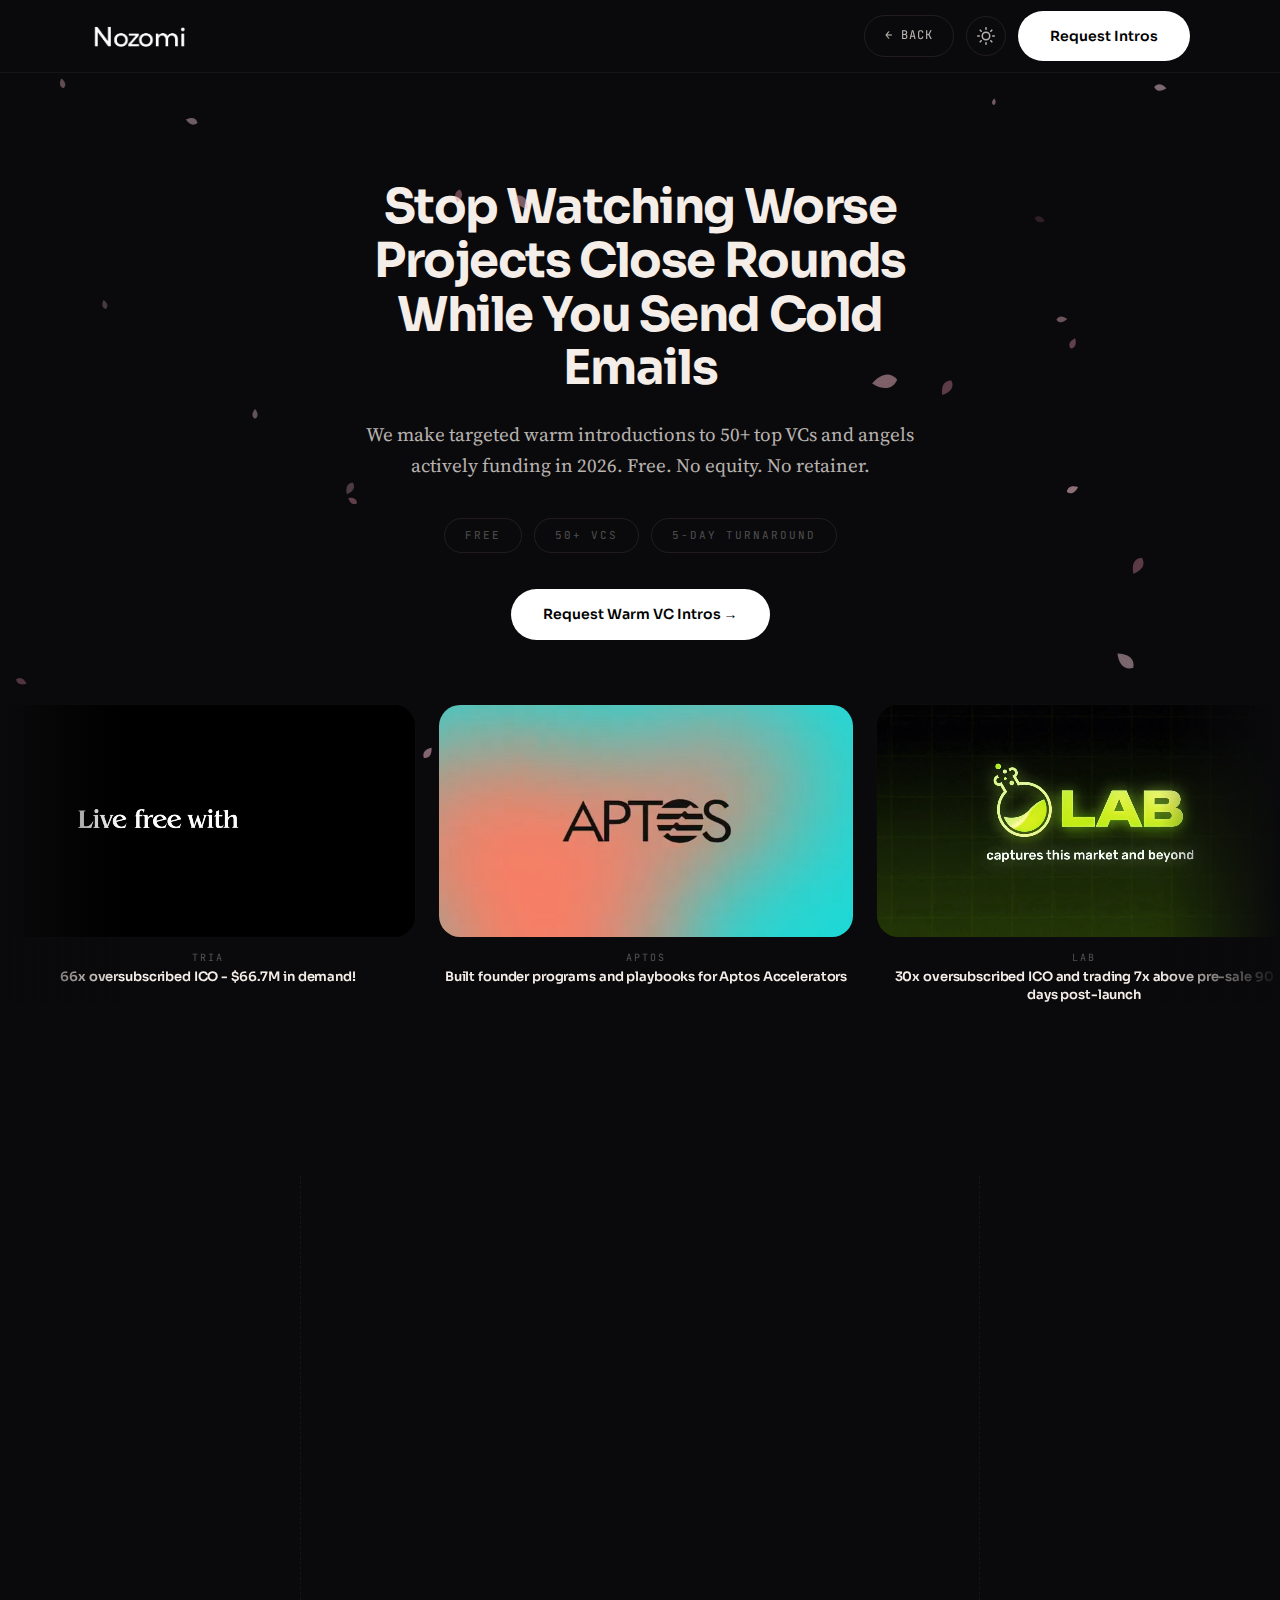
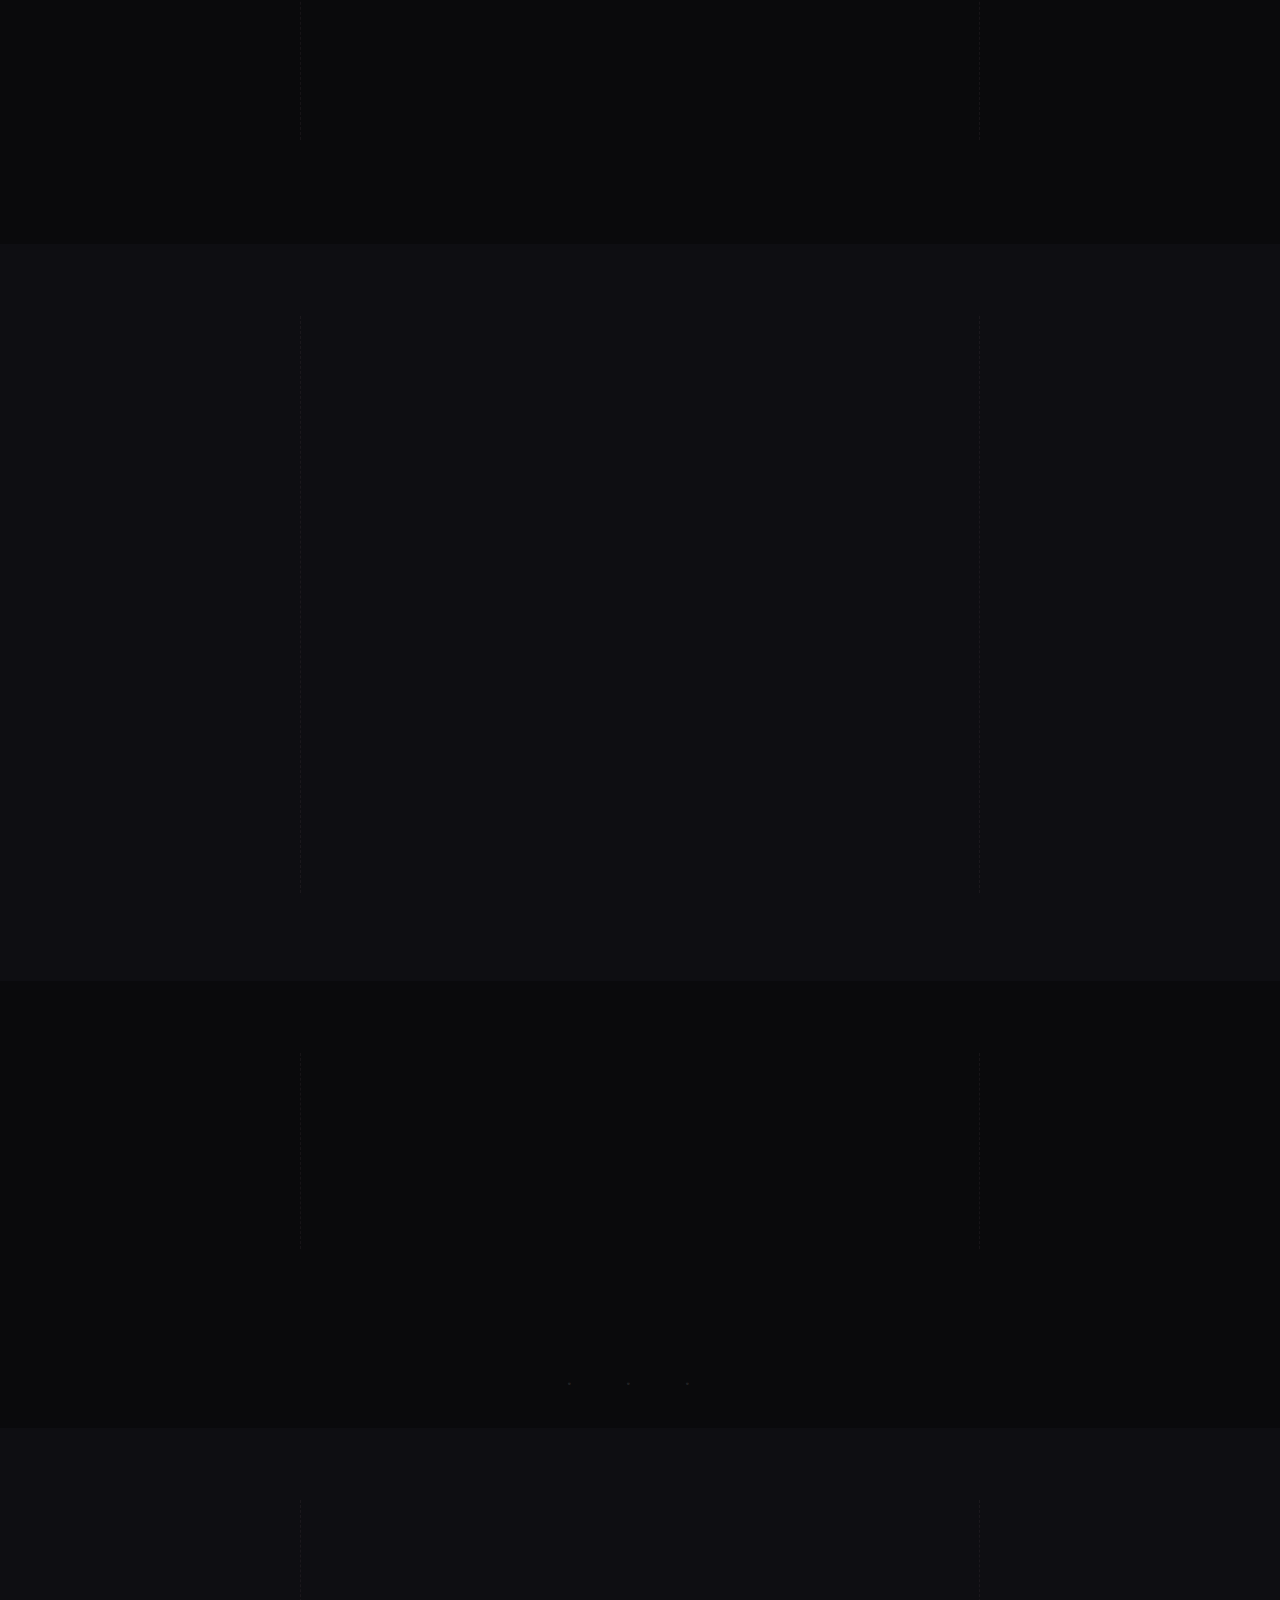
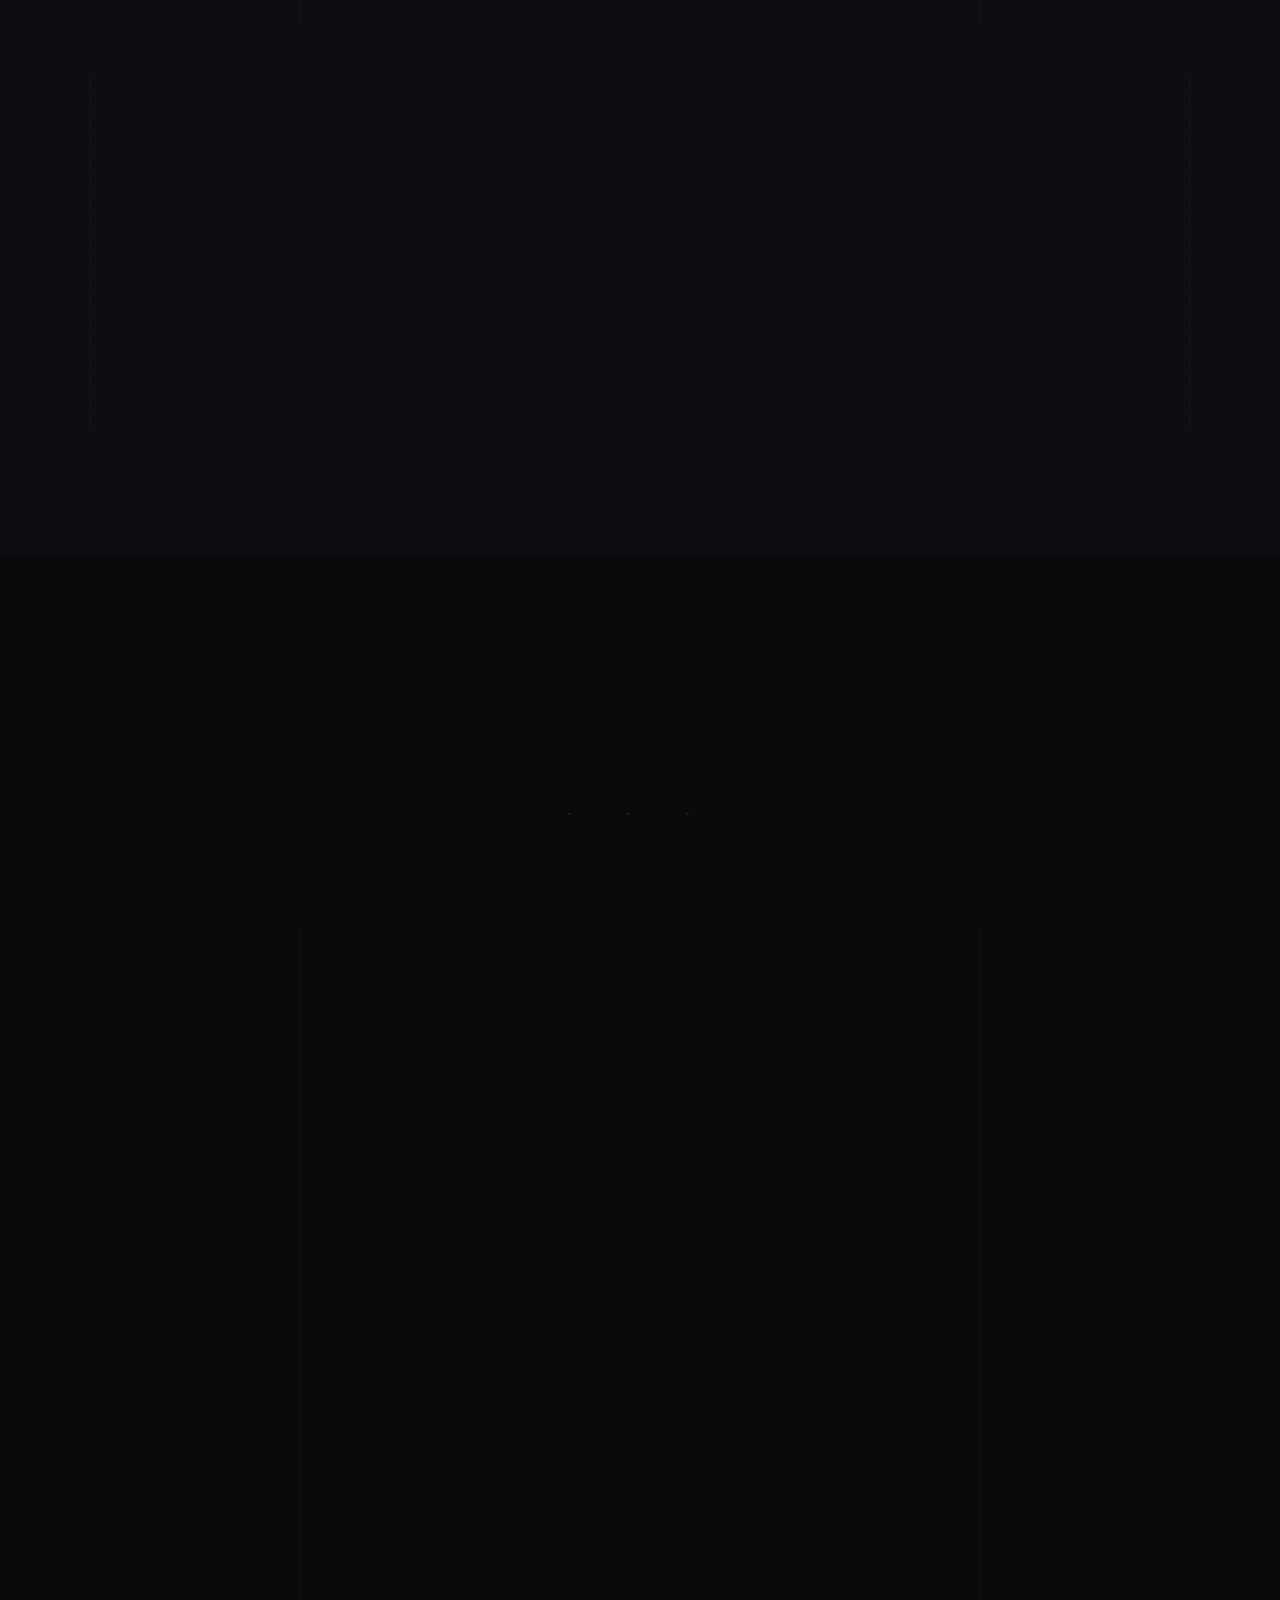
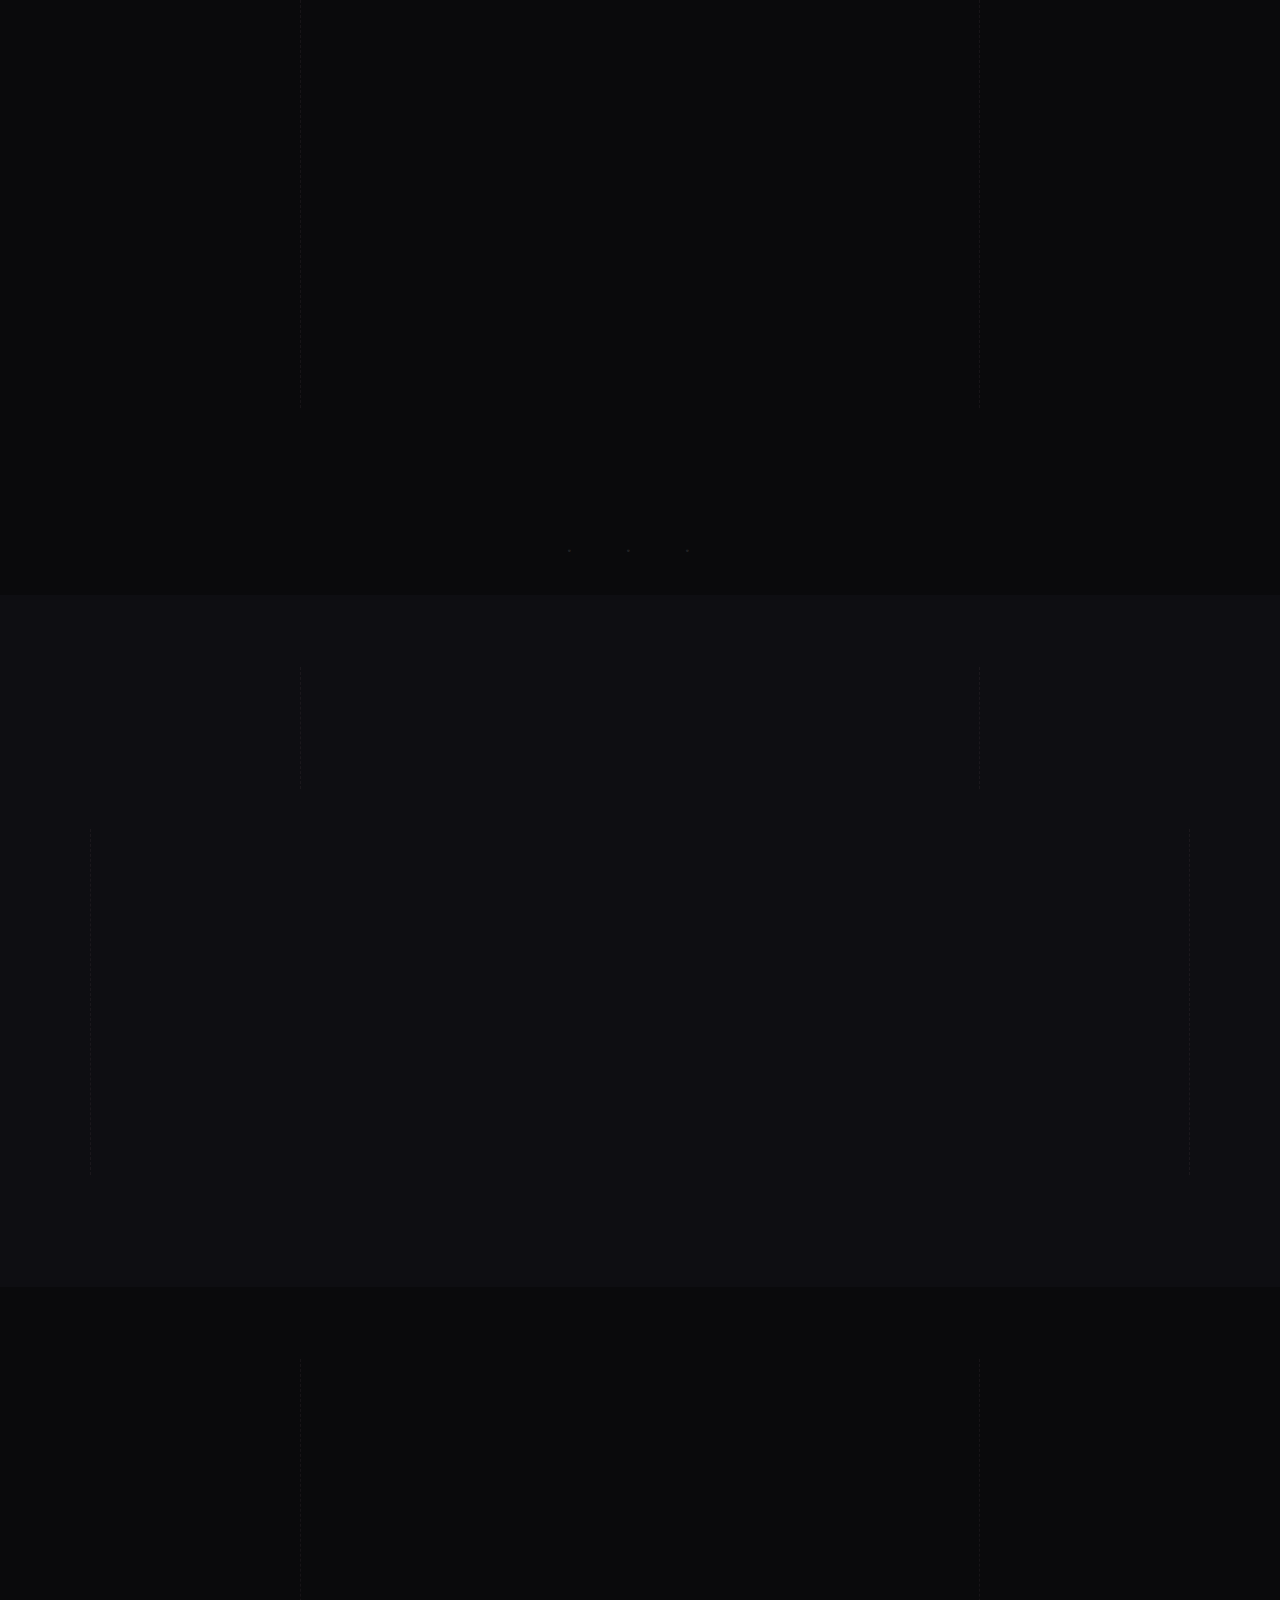
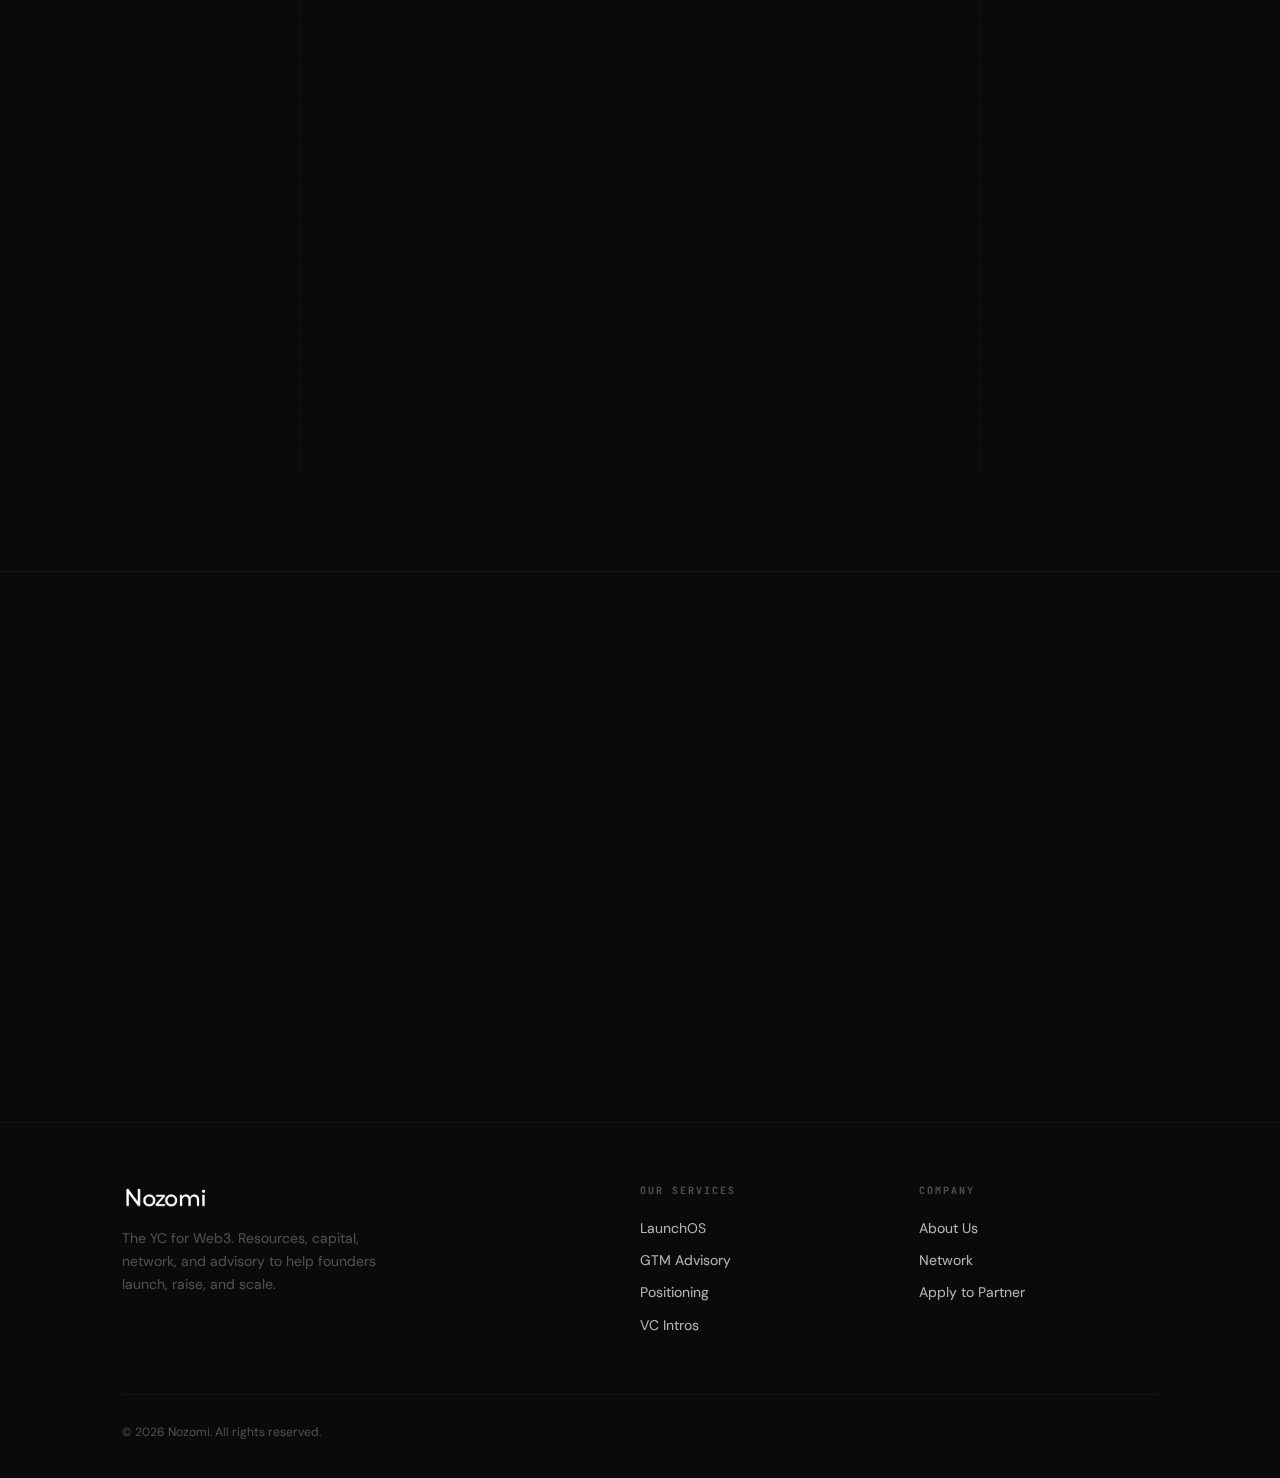
<file: vc-intros/index.html>
﻿<!DOCTYPE html>
<html lang="en" data-theme="dark">
<head>
<meta charset="UTF-8">
<meta name="viewport" content="width=device-width, initial-scale=1.0">
<title>Free VC Intros — Nozomi</title>
    <link rel="icon" type="image/png" sizes="32x32" href="/favicon_nozomi.png">
    <link rel="icon" type="image/png" sizes="16x16" href="/favicon_nozomi.png">
    <link rel="shortcut icon" href="/favicon_nozomi.png">
<link rel="preconnect" href="https://fonts.googleapis.com">
<link href="https://fonts.googleapis.com/css2?family=Sora:wght@300;400;500;600;700;800&family=DM+Sans:ital,wght@0,300;0,400;0,500;0,700;1,400&family=JetBrains+Mono:wght@400;500&family=Source+Serif+4:ital,opsz,wght@0,8..60,300;0,8..60,400;0,8..60,500;0,8..60,600;0,8..60,700;1,8..60,400;1,8..60,500&display=swap" rel="stylesheet">
<link rel="stylesheet" href="/sales-enhancements.css">
<!-- Google Analytics -->
<script async src="https://www.googletagmanager.com/gtag/js?id=G-ZX6C0Q0P1P"></script>
<script>
  window.dataLayer = window.dataLayer || [];
  function gtag(){dataLayer.push(arguments);}
  gtag('js', new Date());
  gtag('config', 'G-ZX6C0Q0P1P');
</script>
<!-- End Google Analytics -->
    <style>
:root{--font-display:'Sora',sans-serif;--font-body:'DM Sans',sans-serif;--font-mono:'JetBrains Mono',monospace;--font-serif:'Source Serif 4','Georgia','Times New Roman',serif;--ease-out-expo:cubic-bezier(0.16,1,0.3,1);--radius-sm:8px;--radius-md:14px;--radius-lg:22px;--sakura:#F2B8C6;--sakura-deep:#D4869C;--sakura-pale:#FAD4DF}
[data-theme="dark"]{--bg-primary:#0A0A0C;--bg-secondary:#0E0E12;--bg-card:#12121A;--bg-elevated:#141418;--border-subtle:rgba(242,184,198,0.06);--border-medium:rgba(242,184,198,0.1);--border-strong:rgba(242,184,198,0.2);--text-primary:#F5EDE8;--text-secondary:rgba(245,237,232,0.75);--text-tertiary:rgba(245,237,232,0.3);--text-muted:rgba(245,237,232,0.12);--nav-bg:rgba(10,10,12,0.88);--glow-color:rgba(242,184,198,0.04);--shadow-md:0 8px 32px rgba(0,0,0,0.5)}
[data-theme="light"]{--bg-primary:#FBF5F0;--bg-secondary:#F5ECE5;--bg-card:#FFFFFF;--bg-elevated:#EDE3DA;--border-subtle:rgba(180,100,120,0.08);--border-medium:rgba(180,100,120,0.12);--border-strong:rgba(180,100,120,0.2);--text-primary:#1A1018;--text-secondary:rgba(26,16,24,0.84);--text-tertiary:rgba(26,16,24,0.54);--text-muted:rgba(26,16,24,0.1);--nav-bg:rgba(251,245,240,0.88);--glow-color:rgba(196,98,122,0.04);--shadow-md:0 8px 32px rgba(80,20,40,0.08)} #sakura-canvas{position:fixed;top:0;left:0;width:100%;height:100%;z-index:0;pointer-events:none} *,*::before,*::after{margin:0;padding:0;box-sizing:border-box}html{scroll-behavior:smooth}body{font-family:var(--font-body);background:var(--bg-primary);color:var(--text-primary);-webkit-font-smoothing:antialiased;line-height:1.6}a{color:inherit;text-decoration:none}img{max-width:100%;display:block}
.nav{position:fixed;top:0;width:100%;z-index:1000;padding:0 32px;background:var(--nav-bg);backdrop-filter:blur(20px);border-bottom:1px solid var(--border-subtle)}.nav-inner{max-width:1100px;margin:0 auto;display:flex;align-items:center;justify-content:space-between;height:72px}.nav-logo img{height:32px}[data-theme="dark"] .nav-logo .logo-light{display:none}[data-theme="light"] .nav-logo .logo-dark{display:none}.nav-actions{display:flex;align-items:center;gap:12px}
.btn-back{font-family:var(--font-mono);font-size:12px;letter-spacing:1px;text-transform:uppercase;color:var(--text-secondary);padding:10px 20px;border:1px solid var(--border-medium);border-radius:100px;transition:all 0.3s ease}.btn-back:hover{color:var(--text-primary);border-color:var(--text-primary)}
.theme-toggle{width:40px;height:40px;border-radius:50%;border:1px solid var(--border-medium);background:transparent;cursor:pointer;display:flex;align-items:center;justify-content:center;transition:all 0.3s ease;color:var(--text-secondary)}.theme-toggle:hover{border-color:var(--text-primary);color:var(--text-primary)}.theme-toggle svg{width:18px;height:18px;stroke:currentColor;fill:none;stroke-width:2;stroke-linecap:round;stroke-linejoin:round}
.btn-primary{font-family:var(--font-display);font-size:14px;font-weight:600;padding:14px 32px;border-radius:100px;transition:all 0.3s var(--ease-out-expo);cursor:pointer;border:none;display:inline-block}[data-theme="dark"] .btn-primary{background:#fff;color:#000}[data-theme="light"] .btn-primary{background:#000;color:#fff}.btn-primary:hover{transform:translateY(-2px)}
.container{max-width:680px;margin:0 auto;padding:0 32px}.container-wide{max-width:1100px;margin:0 auto;padding:0 32px}
.gtm-hero{padding:180px 0 100px;text-align:center}.gtm-hero h1{font-family:var(--font-display);font-size:clamp(30px,4.5vw,48px);font-weight:700;line-height:1.12;letter-spacing:-0.03em;margin-bottom:24px}.gtm-hero .subtitle{font-family:var(--font-serif);font-size:19px;color:var(--text-secondary);line-height:1.65;max-width:560px;margin:0 auto 36px}.gtm-hero .hero-tags{display:flex;gap:12px;justify-content:center;margin-bottom:36px;flex-wrap:wrap}.gtm-hero .hero-tag{font-family:var(--font-mono);font-size:11px;letter-spacing:2px;text-transform:uppercase;color:var(--text-tertiary);padding:8px 20px;border:1px solid var(--border-medium);border-radius:100px}
.lf-section{padding:64px 0;position:relative;z-index:1}.section-label{font-family:var(--font-mono);font-size:12px;font-weight:500;letter-spacing:4px;text-transform:uppercase;color:var(--text-tertiary);margin-bottom:12px;opacity:0.7}.section-heading{font-family:var(--font-display);font-size:clamp(26px,3.5vw,38px);font-weight:700;line-height:1.15;letter-spacing:-0.02em;margin-bottom:40px}
.prose{max-width:680px}.prose p{font-family:var(--font-serif);font-size:20px;line-height:1.8;color:var(--text-secondary);margin-bottom:28px;letter-spacing:-0.003em}.prose p strong{color:var(--text-primary);font-weight:700}.prose p.highlight{color:var(--text-primary);font-weight:700;font-size:22px;line-height:1.52;margin-bottom:32px;font-family:var(--font-display);letter-spacing:-0.01em}.prose p.dim{color:var(--text-tertiary);font-size:18px}.prose .spacer{height:1px;margin:36px 0;background:var(--border-subtle)}
.dot-divider{text-align:center;padding:20px 0;font-size:20px;letter-spacing:20px;color:rgba(255,255,255,0.1)}[data-theme="light"] .dot-divider{color:rgba(0,0,0,0.1)}
.mid-cta{text-align:center;padding:44px 0;margin:12px 0}.mid-cta .btn-primary{font-size:15px;padding:16px 36px}.mid-cta p{font-size:13px;color:var(--text-tertiary);margin-top:12px;font-style:italic}
.proof-callout{margin:0 0 20px;padding:32px 36px;background:var(--bg-card);border:1px solid var(--border-medium);border-radius:var(--radius-lg);position:relative;overflow:hidden;transition:all 0.4s var(--ease-out-expo)}.proof-callout:hover{border-color:var(--text-tertiary);box-shadow:var(--shadow-md)}.proof-callout .proof-tag{font-family:var(--font-mono);font-size:10px;letter-spacing:3px;text-transform:uppercase;color:var(--text-tertiary);margin-bottom:10px;display:block}.proof-callout .proof-stat{font-family:var(--font-display);font-size:clamp(26px,3.5vw,36px);font-weight:800;letter-spacing:-0.03em;line-height:1.15;margin-bottom:10px}.proof-callout .proof-detail{font-family:var(--font-serif);font-size:16px;color:var(--text-secondary);line-height:1.65}
.steps-grid{display:grid;grid-template-columns:repeat(3,1fr);gap:20px;margin:48px 0}.step-card{background:var(--bg-card);border:1px solid var(--border-medium);border-radius:var(--radius-lg);padding:32px 28px;transition:all 0.4s var(--ease-out-expo);position:relative;overflow:hidden}.step-card:hover{border-color:var(--text-tertiary);box-shadow:var(--shadow-md);transform:translateY(-3px)}.step-card .step-num{font-family:var(--font-display);font-size:56px;font-weight:800;background:linear-gradient(180deg,var(--text-primary) 0%,transparent 100%);-webkit-background-clip:text;-webkit-text-fill-color:transparent;background-clip:text;opacity:0.12;letter-spacing:-0.03em;margin-bottom:4px;line-height:1}.step-card h3{font-family:var(--font-display);font-size:18px;font-weight:700;margin-bottom:12px;letter-spacing:-0.01em}.step-card p{font-family:var(--font-serif);font-size:15px;color:var(--text-secondary);line-height:1.7}.step-card .step-outcomes{margin-top:14px;padding-top:14px;border-top:1px solid var(--border-subtle)}.step-card .step-outcome{font-family:var(--font-serif);font-size:13px;color:var(--text-secondary);line-height:1.6;margin-bottom:6px;padding-left:16px;position:relative}.step-card .step-outcome::before{content:'→';position:absolute;left:0;color:var(--text-tertiary);font-size:12px}.step-card .step-outcome strong{color:var(--text-primary);font-weight:600}
.cta-box{background:var(--bg-card);border:2px solid var(--border-medium);border-radius:var(--radius-lg);padding:64px 48px;max-width:640px;margin:0 auto 48px;text-align:center}.cta-box h3{font-family:var(--font-display);font-size:30px;font-weight:700;margin-bottom:8px}.cta-box .price{font-family:var(--font-display);font-size:20px;font-weight:600;color:var(--text-secondary);margin-bottom:24px}.cta-box ul{list-style:none;text-align:left;margin:28px 0}.cta-box li{font-family:var(--font-serif);font-size:15px;color:var(--text-secondary);padding:10px 0;border-bottom:1px solid var(--border-subtle);padding-left:24px;position:relative}.cta-box li::before{content:'→';position:absolute;left:0;color:var(--text-tertiary)}.cta-meta{display:flex;gap:32px;justify-content:center;margin-top:20px;flex-wrap:wrap}.cta-meta span{font-size:14px;color:var(--text-tertiary)}.cta-meta strong{color:var(--text-secondary)}
.final-cta{padding:100px 0;text-align:center;border-top:1px solid var(--border-subtle)}.final-cta h2{font-family:var(--font-display);font-size:clamp(28px,4vw,44px);font-weight:700;margin-bottom:24px;letter-spacing:-0.02em}.final-cta p{font-family:var(--font-serif);font-size:18px;color:var(--text-secondary);max-width:520px;margin:0 auto 16px;line-height:1.7}
.footer-mini{padding:32px 0;border-top:1px solid var(--border-subtle);text-align:center;font-size:13px;color:var(--text-tertiary)}
.reading-progress{position:fixed;top:0;left:0;width:0%;height:2px;background:var(--text-primary);z-index:1001;transition:width 0.1s linear;opacity:0.6}
.reveal{opacity:0;transform:translateY(30px);transition:opacity 0.8s var(--ease-out-expo),transform 0.8s var(--ease-out-expo)}.reveal.visible{opacity:1;transform:none}
@media(max-width:768px){.steps-grid{grid-template-columns:1fr}.container,.container-wide{padding:0 20px}.prose p{font-size:18px!important}.prose p.highlight{font-size:20px!important}.container{max-width:100%!important}.lf-section{padding:48px 0}.cta-box{padding:40px 24px}}
.hero-carousel{width:100vw;margin-left:calc(-50vw + 50%);overflow:hidden;position:relative;margin-top:64px}.hero-carousel::before,.hero-carousel::after{content:'';position:absolute;top:0;bottom:0;width:120px;z-index:3;pointer-events:none}.hero-carousel::before{left:0;background:linear-gradient(90deg,var(--bg-primary),transparent)}.hero-carousel::after{right:0;background:linear-gradient(270deg,var(--bg-primary),transparent)}@keyframes slideMarquee{0%{transform:translateX(0)}100%{transform:translateX(-50%)}}.hero-carousel-track{display:flex;gap:22px;animation:slideMarquee 50s linear infinite;width:max-content}.hero-carousel-track:hover{animation-play-state:paused}.carousel-slide{width:416px;border-radius:var(--radius-lg);overflow:visible;position:relative;flex-shrink:0;transition:all 0.4s ease;display:flex;flex-direction:column;gap:12px}.slide-video-wrap{position:relative;width:100%;aspect-ratio:16/9;overflow:hidden;background:#000;border-radius:var(--radius-lg);border:1px solid var(--border-subtle);transition:border-color 0.3s ease,box-shadow 0.3s ease}.carousel-slide:hover .slide-video-wrap{border-color:var(--border-medium)}.slide-video-wrap video{width:100%;height:100%;object-fit:cover;display:block}.slide-video-wrap img{width:100%;height:100%;object-fit:cover;display:block;position:absolute;inset:0;z-index:1;transition:opacity 0.4s ease}.slide-video-wrap.playing img{opacity:0;pointer-events:none}.slide-info{padding:0 4px}.slide-tag{font-family:var(--font-mono);font-size:10px;letter-spacing:2px;text-transform:uppercase;color:var(--text-tertiary);margin-bottom:2px;display:block}.slide-title{font-family:var(--font-display);font-size:13px;font-weight:600;letter-spacing:-0.01em;line-height:1.4;display:block}
@media(max-width:900px){.carousel-slide{width:336px}}@media(max-width:600px){.carousel-slide{width:272px}}
.logo-row{display:grid;grid-template-columns:repeat(4,1fr);gap:14px;margin:40px 0}.logo-item{display:flex;align-items:center;justify-content:center;padding:20px 16px}.logo-item img{max-height:36px;object-fit:contain}[data-theme="dark"] .logo-item img{filter:invert(1) brightness(1.6);opacity:0.5}[data-theme="light"] .logo-item img{filter:grayscale(1) brightness(0.3);opacity:0.4}
@media(max-width:768px){.logo-row{grid-template-columns:repeat(2,1fr)}}
</style>
</head>
<body>
  <canvas id="sakura-canvas"></canvas>
<div class="reading-progress" id="readingProgress"></div>
<nav class="nav"><div class="nav-inner"><a href="/" class="nav-logo"><img class="logo-dark" src="../images/Nozomi_Logo_White (1).png" alt="Nozomi" height="32"><img class="logo-light" src="../images/Nozomi_Logo_Black (2).png" alt="Nozomi" height="32"></a><div class="nav-actions"><a href="/" class="btn-back">← Back</a><button id="themeToggle" class="theme-toggle" aria-label="Toggle theme"><svg viewBox="0 0 24 24"><circle cx="12" cy="12" r="5"/><line x1="12" y1="1" x2="12" y2="3"/><line x1="12" y1="21" x2="12" y2="23"/><line x1="4.22" y1="4.22" x2="5.64" y2="5.64"/><line x1="18.36" y1="18.36" x2="19.78" y2="19.78"/><line x1="1" y1="12" x2="3" y2="12"/><line x1="21" y1="12" x2="23" y2="12"/><line x1="4.22" y1="19.78" x2="5.64" y2="18.36"/><line x1="18.36" y1="5.64" x2="19.78" y2="4.22"/></svg></button><a href="https://forms.fillout.com/t/fiYYkaHNbeus" class="btn-primary" target="_blank" rel="noopener noreferrer">Request Intros</a></div></div></nav>

<section class="gtm-hero"><div class="container">
<h1 class="reveal">Stop Watching Worse Projects Close Rounds While You Send Cold Emails</h1>
<p class="subtitle reveal">We make targeted warm introductions to 50+ top VCs and angels actively funding in 2026. Free. No equity. No retainer.</p>
<div class="hero-tags reveal"><span class="hero-tag">Free</span><span class="hero-tag">50+ VCs</span><span class="hero-tag">5-day turnaround</span></div>
<a href="#apply" class="btn-primary reveal">Request Warm VC Intros →</a>
</div>
<div class="hero-carousel"><div class="hero-carousel-track">
<div class="carousel-slide"><div class="slide-video-wrap"><video src="../videos/Tria.mp4.mp4" autoplay muted loop playsinline preload="auto"></video><img src="../images/Tria-thumbnail.webp" alt="Tria" loading="lazy"></div><div class="slide-info"><span class="slide-tag">Tria</span><span class="slide-title">66x oversubscribed ICO - $66.7M in demand!</span></div></div>
<div class="carousel-slide"><div class="slide-video-wrap"><video src="../videos/aptos mp4.mp4" autoplay muted loop playsinline preload="auto"></video><img src="../images/APTOS thumbnail.jpg" alt="Aptos" loading="lazy"></div><div class="slide-info"><span class="slide-tag">Aptos</span><span class="slide-title">Built founder programs and playbooks for Aptos Accelerators</span></div></div>
<div class="carousel-slide"><div class="slide-video-wrap"><video src="../videos/lab.mp4.mp4" autoplay muted loop playsinline preload="auto"></video><img src="../images/Lab thumnail.png" alt="Lab" loading="lazy"></div><div class="slide-info"><span class="slide-tag">Lab</span><span class="slide-title">30x oversubscribed ICO and trading 7x above pre-sale 90 days post-launch</span></div></div>
<div class="carousel-slide"><div class="slide-video-wrap"><video src="../videos/immutable.mp4.mp4" autoplay muted loop playsinline preload="auto"></video><img src="../images/immutable thumbnail.jpg" alt="Immutable" loading="lazy"></div><div class="slide-info"><span class="slide-tag">Immutable</span><span class="slide-title">70% average increase in growth across portfolio projects</span></div></div>
<div class="carousel-slide"><div class="slide-video-wrap"><video src="../videos/gods-unchained.mp4.mp4" autoplay muted loop playsinline preload="auto"></video><img src="../images/godsUnchained thumbnail.webp" alt="Gods Unchained" loading="lazy"></div><div class="slide-info"><span class="slide-tag">Gods Unchained</span><span class="slide-title">Achieved a two-year ATH in wallets and users during the bear market</span></div></div>
<div class="carousel-slide"><div class="slide-video-wrap"><video src="../videos/guild-of-guardians.mp4.mp4" autoplay muted loop playsinline preload="auto"></video><img src="../images/guild-of-guardians-thumbnail.webp" alt="Guild of Guardians" loading="lazy"></div><div class="slide-info"><span class="slide-tag">Guild of Guardians</span><span class="slide-title">Increased waitlist from 20,000 to over 1 million in 6 months</span></div></div>
<div class="carousel-slide"><div class="slide-video-wrap"><video src="../videos/Tria.mp4.mp4" autoplay muted loop playsinline preload="auto"></video><img src="../images/Tria-thumbnail.webp" alt="Tria" loading="lazy"></div><div class="slide-info"><span class="slide-tag">Tria</span><span class="slide-title">66x oversubscribed ICO - $66.7M in demand!</span></div></div>
<div class="carousel-slide"><div class="slide-video-wrap"><video src="../videos/aptos mp4.mp4" autoplay muted loop playsinline preload="auto"></video><img src="../images/APTOS thumbnail.jpg" alt="Aptos" loading="lazy"></div><div class="slide-info"><span class="slide-tag">Aptos</span><span class="slide-title">Built founder programs and playbooks for Aptos Accelerators</span></div></div>
<div class="carousel-slide"><div class="slide-video-wrap"><video src="../videos/lab.mp4.mp4" autoplay muted loop playsinline preload="auto"></video><img src="../images/Lab thumnail.png" alt="Lab" loading="lazy"></div><div class="slide-info"><span class="slide-tag">Lab</span><span class="slide-title">30x oversubscribed ICO and trading 7x above pre-sale 90 days post-launch</span></div></div>
<div class="carousel-slide"><div class="slide-video-wrap"><video src="../videos/immutable.mp4.mp4" autoplay muted loop playsinline preload="auto"></video><img src="../images/immutable thumbnail.jpg" alt="Immutable" loading="lazy"></div><div class="slide-info"><span class="slide-tag">Immutable</span><span class="slide-title">70% average increase in growth across portfolio projects</span></div></div>
<div class="carousel-slide"><div class="slide-video-wrap"><video src="../videos/gods-unchained.mp4.mp4" autoplay muted loop playsinline preload="auto"></video><img src="../images/godsUnchained thumbnail.webp" alt="Gods Unchained" loading="lazy"></div><div class="slide-info"><span class="slide-tag">Gods Unchained</span><span class="slide-title">Achieved a two-year ATH in wallets and users during the bear market</span></div></div>
<div class="carousel-slide"><div class="slide-video-wrap"><video src="../videos/guild-of-guardians.mp4.mp4" autoplay muted loop playsinline preload="auto"></video><img src="../images/guild-of-guardians-thumbnail.webp" alt="Guild of Guardians" loading="lazy"></div><div class="slide-info"><span class="slide-tag">Guild of Guardians</span><span class="slide-title">Increased waitlist from 20,000 to over 1 million in 6 months</span></div></div>
</div></div></section>

<section class="lf-section"><div class="container">
<div class="section-label reveal">The Problem</div>
<h2 class="section-heading reveal">You've Sent Your Deck to 30+ VCs. Maybe 5 Replied.</h2>
<div class="prose reveal">
<p>Most said "let's stay in touch." Then silence.</p>
<p>Meanwhile, projects with half your traction are announcing their raises.</p>
<p class="highlight">The difference? They didn't send cold emails. They got warm intros.</p>
<p>They aren't better than you. They just didn't come in through the front door.</p>
<p class="highlight">We open the side door.</p>
</div></div></section>

<section class="lf-section" style="padding-top:0"><div class="container">
<div class="section-label reveal">Here's What We Do</div>
<h2 class="section-heading reveal">Here's What We Do</h2>
<div class="prose reveal">
<p>We make targeted warm introductions to 50+ top VCs and angels actively funding in 2026.</p>
<p class="highlight">Free. No equity. No retainer.</p>
<p><strong>This is for:</strong> Founders mid-raise who've spent 3+ months on "outreach" with zero term sheets.</p>
</div>
<div class="mid-cta reveal"><a href="https://forms.fillout.com/t/fiYYkaHNbeus" class="btn-primary" target="_blank" rel="noopener noreferrer">Request Free Warm VC Intros →</a><p>Takes 2 minutes</p></div>
</div></section>

<section class="lf-section" style="padding:24px 0 48px"><div class="container">
<div class="proof-callout reveal">
<span class="proof-tag">Track Record</span>
<div class="proof-stat">$87M+ raised in 2025.</div>
<p class="proof-detail">We know what makes VCs say yes — and what makes them ghost. Every intro we make is targeted, personal, and backed by our reputation.</p>
</div></div></section>

<div class="dot-divider">· · ·</div>

<section class="lf-section"><div class="container">
<div class="section-label reveal">How It Works</div>
<h2 class="section-heading reveal">Three Steps. Five Days. Real Intros.</h2>
</div><div class="container-wide">
<div class="steps-grid reveal">
<div class="step-card"><div class="step-num">01</div><h3>Request Intros</h3><p>Upload your deck. Tell us your category, stage, and raise target. Takes 2 minutes.</p></div>
<div class="step-card"><div class="step-num">02</div><h3>We Evaluate It</h3><p>We review it the way VCs do: quickly, skeptically, looking for reasons to pass.</p></div>
<div class="step-card"><div class="step-num">03</div><h3>Get Your Answer in 5 Days</h3><p>You'll hear one of three things:</p>
<div class="step-outcomes">
<div class="step-outcome"><strong>Strong:</strong> We intro you to relevant VCs in your category + stage</div>
<div class="step-outcome"><strong>Fixable:</strong> We tell you what's blocking it before you burn more pitches</div>
<div class="step-outcome"><strong>Too early:</strong> We tell you what milestones you need to hit</div>
</div></div>
</div></div></section>

<div class="mid-cta reveal"><a href="https://forms.fillout.com/t/fiYYkaHNbeus" class="btn-primary" target="_blank" rel="noopener noreferrer">Request Warm VC Intros →</a><p>Takes 2 minutes</p></div>
<div class="dot-divider">· · ·</div>

<section class="lf-section"><div class="container">
<div class="section-label reveal">Why It's Free</div>
<h2 class="section-heading reveal">Why This Is Free (And What's In It For Us)</h2>
<div class="prose reveal">
<p class="highlight">Fair question. Here's the honest answer:</p>
<p>Nozomi is YC for Web3. We work with the biggest ecosystems and late-stage projects on advisory (it's not cheap). But that only works if we have a strong VC network.</p>
<p>VCs don't stay in our network unless we send them quality deals. So we need to make intros. You need warm access. Everyone wins.</p>
<div class="spacer"></div>
<p class="highlight">Second reason:</p>
<p>When we help founders get funded early, we build trust. Later, when you're raising your Series A or scaling post-TGE, you know who to call. We play the long game.</p>
<div class="spacer"></div>
<p><strong>What we get:</strong> A stronger VC network. Early relationships with founders who will need our advisory later. Deal flow credibility.</p>
<p><strong>What you get:</strong> Warm intros to 50+ top VCs without paying $10K–$30K to a placement agent.</p>
<p>We're not doing this out of charity. We're building relationships. And the best way to do that is to help you when you actually need it.</p>
</div></div></section>

<div class="dot-divider">· · ·</div>

<section class="lf-section"><div class="container">
<div class="section-label reveal" style="text-align:center">Our Network</div>
<h2 class="section-heading reveal" style="text-align:center">Over 200 Investors and Ecosystems</h2>
</div><div class="container-wide"><div class="logo-row reveal">
<div class="logo-item"><img src="../images/Immutable (1).png" alt="Immutable"></div>
<div class="logo-item"><img src="../images/Aptos_logo_(2025).png" alt="Aptos"></div>
<div class="logo-item"><img src="../images/Arbitrum.png" alt="Arbitrum"></div>
<div class="logo-item"><img src="../images/AVAX (1).png" alt="Avalanche"></div>
<div class="logo-item"><img src="../images/BNB Chain (1).png" alt="BNB Chain"></div>
<div class="logo-item"><img src="../images/SUI (1).png" alt="Sui"></div>
<div class="logo-item"><img src="../images/Berachain (1).png" alt="Berachain"></div>
<div class="logo-item"><img src="../images/OPTIMISM (1).png" alt="Optimism"></div>
<div class="logo-item"><img src="../images/Polkadot (1).png" alt="Polkadot"></div>
<div class="logo-item"><img src="../images/Movement.png" alt="Movement"></div>
<div class="logo-item"><img src="../images/Skale (1).png" alt="Skale"></div>
<div class="logo-item"><img src="../images/STORY (1).png" alt="Story"></div>
<div class="logo-item"><img src="../images/Cardano.png" alt="Cardano"></div>
<div class="logo-item"><img src="../images/Abstract.png" alt="Abstract"></div>
<div class="logo-item"><img src="../images/Virtual.png" alt="Virtual"></div>
<div class="logo-item"><img src="../images/Legion.png" alt="Legion"></div>
</div></div></section>

<section class="lf-section" id="apply"><div class="container">
<div class="cta-box reveal">
<h3>Request Warm VC Intros</h3>
<div class="price">Free. No equity. No retainer.</div>
<ul>
<li>Upload your deck and tell us your raise details</li>
<li>We review it the way VCs do — in 5 days</li>
<li>If strong: targeted warm intros to 50+ top VCs</li>
<li>If fixable: specific feedback on what's blocking you</li>
<li>If too early: honest milestones to hit first</li>
</ul>
<div class="cta-meta"><span><strong>Capacity:</strong> 1–3 requests/month</span><span><strong>Turnaround:</strong> 5 days</span></div>
<div style="margin-top:32px"><a href="https://forms.fillout.com/t/fiYYkaHNbeus" class="btn-primary" target="_blank" rel="noopener noreferrer">Request Warm VC Intros →</a></div>
</div>
<div class="prose reveal" style="text-align:center;max-width:580px;margin:0 auto">
<p class="dim" style="font-size:15px!important;font-style:italic;">P.S. — We take 1–3 intro requests per month to keep quality high. If you're mid-raise, don't wait.</p>
</div></div></section>

<section class="final-cta"><div class="container">
<h2 class="reveal">Stop sending cold emails.<br>Get warm intros.</h2>
<p class="reveal">Upload your deck. 2 minutes. We'll tell you exactly where you stand — and if you're ready, we'll get you in the room.</p>
<a href="#" class="btn-primary reveal">Request Intros →</a>
</div></section>

<footer style="border-top:1px solid var(--border-subtle);padding:60px 0 36px;position:relative;z-index:1"><div style="max-width:1100px;margin:0 auto;padding:0 32px"><div style="display:grid;grid-template-columns:2fr 1fr 1fr;gap:40px;margin-bottom:48px"><div><a href="/" class="nav-logo"><img class="logo-dark" src="/images/Nozomi_Logo_White (1).png" alt="Nozomi" style="height:28px"><img class="logo-light" src="/images/Nozomi_Logo_Black (2).png" alt="Nozomi" style="height:28px"></a><p style="font-size:14px;color:var(--text-tertiary);line-height:1.65;max-width:260px;margin-top:16px">The YC for Web3. Resources, capital, network, and advisory to help founders launch, raise, and scale.</p></div><div><h5 style="font-family:var(--font-mono);font-size:10px;letter-spacing:2px;text-transform:uppercase;color:var(--text-tertiary);margin-bottom:18px">Our Services</h5><a href="/launchos/" style="display:block;font-size:14px;color:var(--text-secondary);margin-bottom:10px">LaunchOS</a><a href="/gtm/" style="display:block;font-size:14px;color:var(--text-secondary);margin-bottom:10px">GTM Advisory</a><a href="/positioning/" style="display:block;font-size:14px;color:var(--text-secondary);margin-bottom:10px">Positioning</a><a href="/vc-intros/" style="display:block;font-size:14px;color:var(--text-secondary);margin-bottom:10px">VC Intros</a></div><div><h5 style="font-family:var(--font-mono);font-size:10px;letter-spacing:2px;text-transform:uppercase;color:var(--text-tertiary);margin-bottom:18px">Company</h5><a href="/about.html" style="display:block;font-size:14px;color:var(--text-secondary);margin-bottom:10px">About Us</a><a href="/#network" style="display:block;font-size:14px;color:var(--text-secondary);margin-bottom:10px">Network</a><a href="/#cta" style="display:block;font-size:14px;color:var(--text-secondary);margin-bottom:10px">Apply to Partner</a></div></div><div style="display:flex;align-items:center;justify-content:space-between;padding-top:28px;border-top:1px solid var(--border-subtle);font-size:12px;color:var(--text-tertiary)"><span>© 2026 Nozomi. All rights reserved.</span></div></div></footer>
<script>
(function(){const canvas=document.getElementById('sakura-canvas');if(!canvas)return;const ctx=canvas.getContext('2d');let petals=[];const PETAL_COUNT=35;function resize(){canvas.width=innerWidth;canvas.height=innerHeight;}resize();addEventListener('resize',resize);function getThemeColors(){const isDark=document.documentElement.getAttribute('data-theme')==='dark';return isDark?[{r:242,g:184,b:198},{r:250,g:212,b:223},{r:212,g:134,b:156},{r:255,g:200,b:210}]:[{r:196,g:98,b:122},{r:220,g:140,b:160},{r:180,g:80,b:110},{r:200,g:120,b:140}];}class Petal{constructor(){this.reset(true);}reset(init){this.x=Math.random()*canvas.width;this.y=init?Math.random()*canvas.height:-20-Math.random()*100;this.size=Math.random()*8+5;this.speedY=Math.random()*0.8+0.3;this.speedX=Math.random()*0.6-0.3;this.rotation=Math.random()*Math.PI*2;this.rotSpeed=(Math.random()-0.5)*0.02;this.wobble=Math.random()*Math.PI*2;this.wobbleSpeed=Math.random()*0.02+0.01;this.wobbleAmp=Math.random()*1.5+0.5;const colors=getThemeColors();const c=colors[Math.floor(Math.random()*colors.length)];this.color=c;this.opacity=Math.random()*0.4+0.15;this.scale=Math.random()*0.5+0.5;}update(){this.y+=this.speedY;this.wobble+=this.wobbleSpeed;this.x+=this.speedX+Math.sin(this.wobble)*this.wobbleAmp*0.3;this.rotation+=this.rotSpeed;if(this.y>canvas.height+20)this.reset(false);if(this.x>canvas.width+20)this.x=-20;if(this.x<-20)this.x=canvas.width+20;}draw(){ctx.save();ctx.translate(this.x,this.y);ctx.rotate(this.rotation);ctx.scale(this.scale,this.scale);ctx.globalAlpha=this.opacity;ctx.beginPath();ctx.moveTo(0,-this.size);ctx.bezierCurveTo(this.size*0.8,-this.size*0.5,this.size*0.6,this.size*0.3,0,this.size);ctx.bezierCurveTo(-this.size*0.6,this.size*0.3,-this.size*0.8,-this.size*0.5,0,-this.size);ctx.fillStyle=`rgb(${this.color.r},${this.color.g},${this.color.b})`;ctx.fill();ctx.beginPath();ctx.moveTo(0,-this.size*0.7);ctx.quadraticCurveTo(this.size*0.1,0,0,this.size*0.7);ctx.strokeStyle=`rgba(${this.color.r-20},${this.color.g-20},${this.color.b-20},0.3)`;ctx.lineWidth=0.5;ctx.stroke();ctx.restore();}}for(let i=0;i<PETAL_COUNT;i++)petals.push(new Petal());function animate(){ctx.clearRect(0,0,canvas.width,canvas.height);petals.forEach(p=>{p.update();p.draw();});requestAnimationFrame(animate);}animate();})();
</script>
<script>
const html=document.documentElement;const saved=localStorage.getItem('nozomi-theme');if(saved)html.setAttribute('data-theme',saved);
document.getElementById('themeToggle').addEventListener('click',function(){const next=html.getAttribute('data-theme')==='dark'?'light':'dark';html.setAttribute('data-theme',next);localStorage.setItem('nozomi-theme',next);});
addEventListener('scroll',()=>{const pb=document.getElementById('readingProgress');if(pb){const h=document.documentElement.scrollHeight-window.innerHeight;pb.style.width=(scrollY/h*100)+'%';}});
document.querySelectorAll('.slide-video-wrap video').forEach(vid=>{vid.addEventListener('playing',function(){vid.closest('.slide-video-wrap').classList.add('playing')})});
const observer=new IntersectionObserver(e=>{e.forEach(el=>{if(el.isIntersecting){el.target.classList.add('visible');observer.unobserve(el.target)}})},{threshold:0.1});
document.querySelectorAll('.reveal').forEach(el=>observer.observe(el));
</script>
<script src="/site.js"></script>
</body>
</html>
</file>
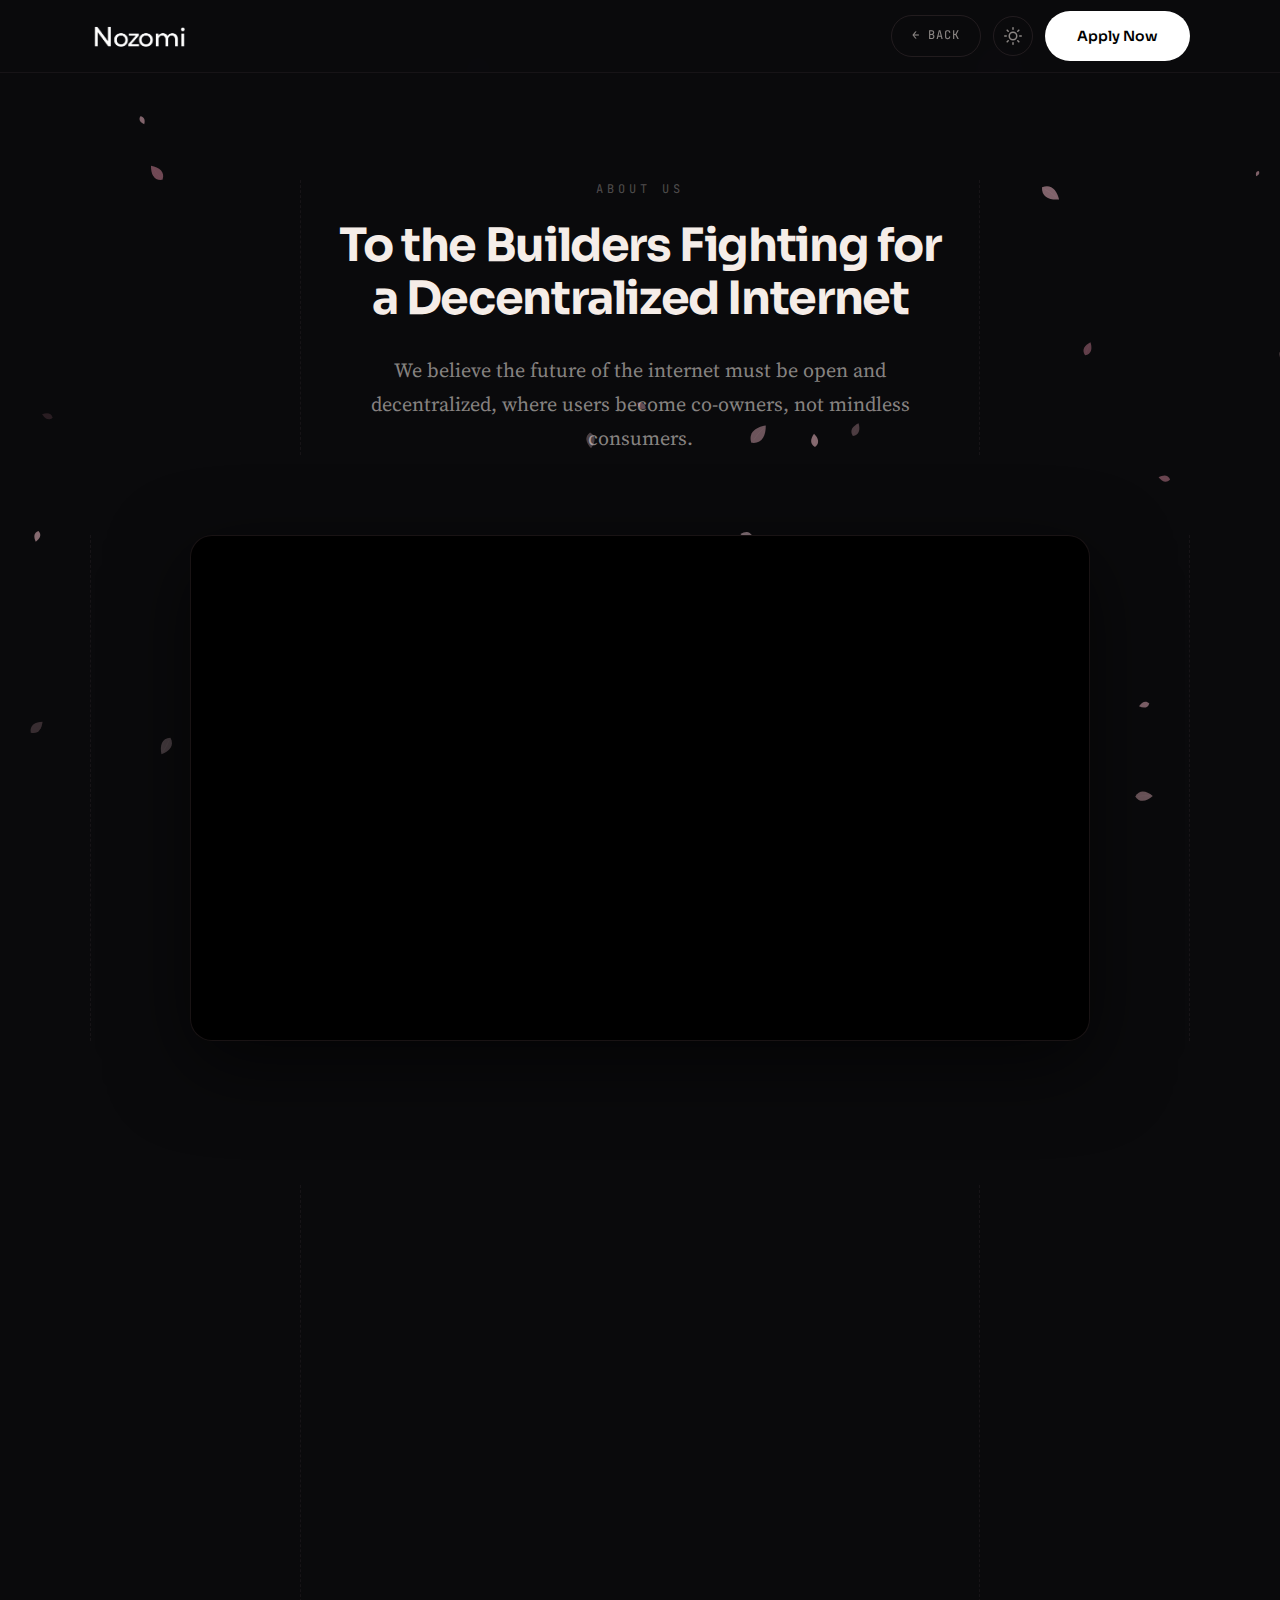
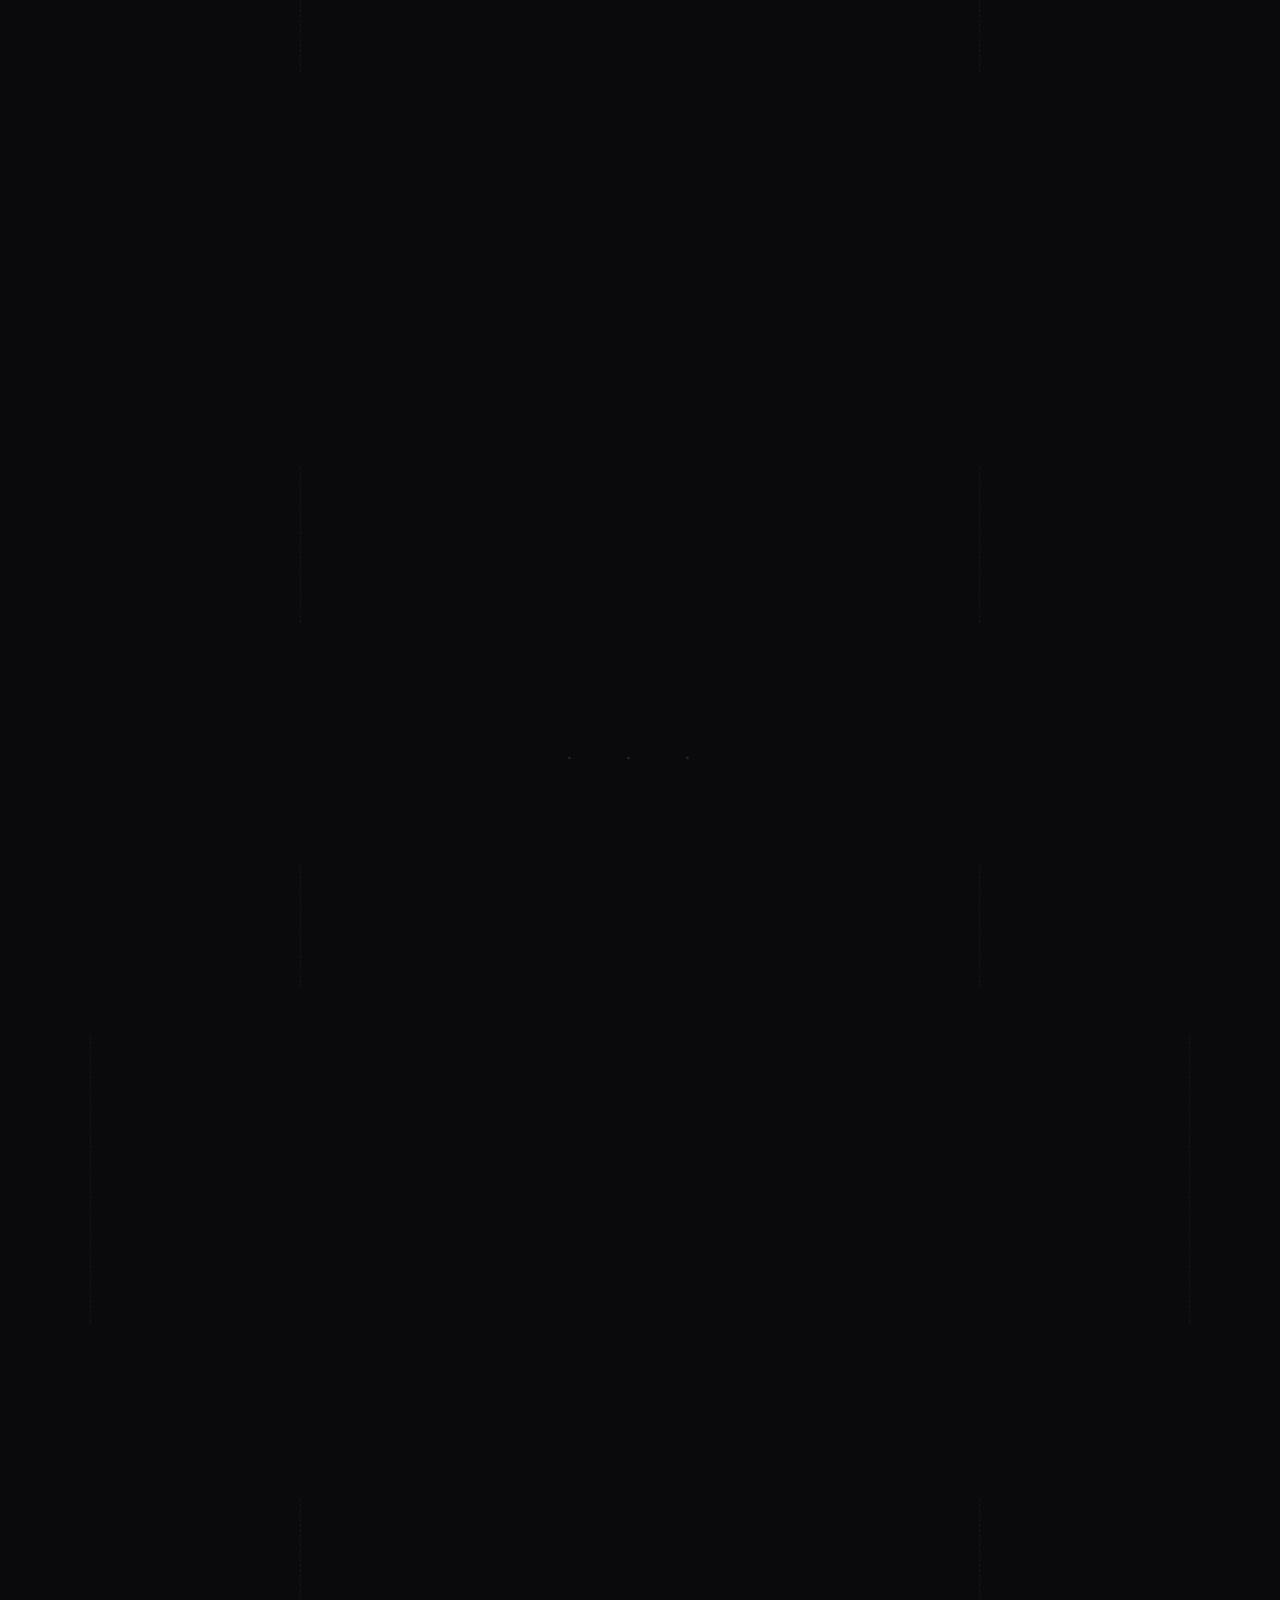
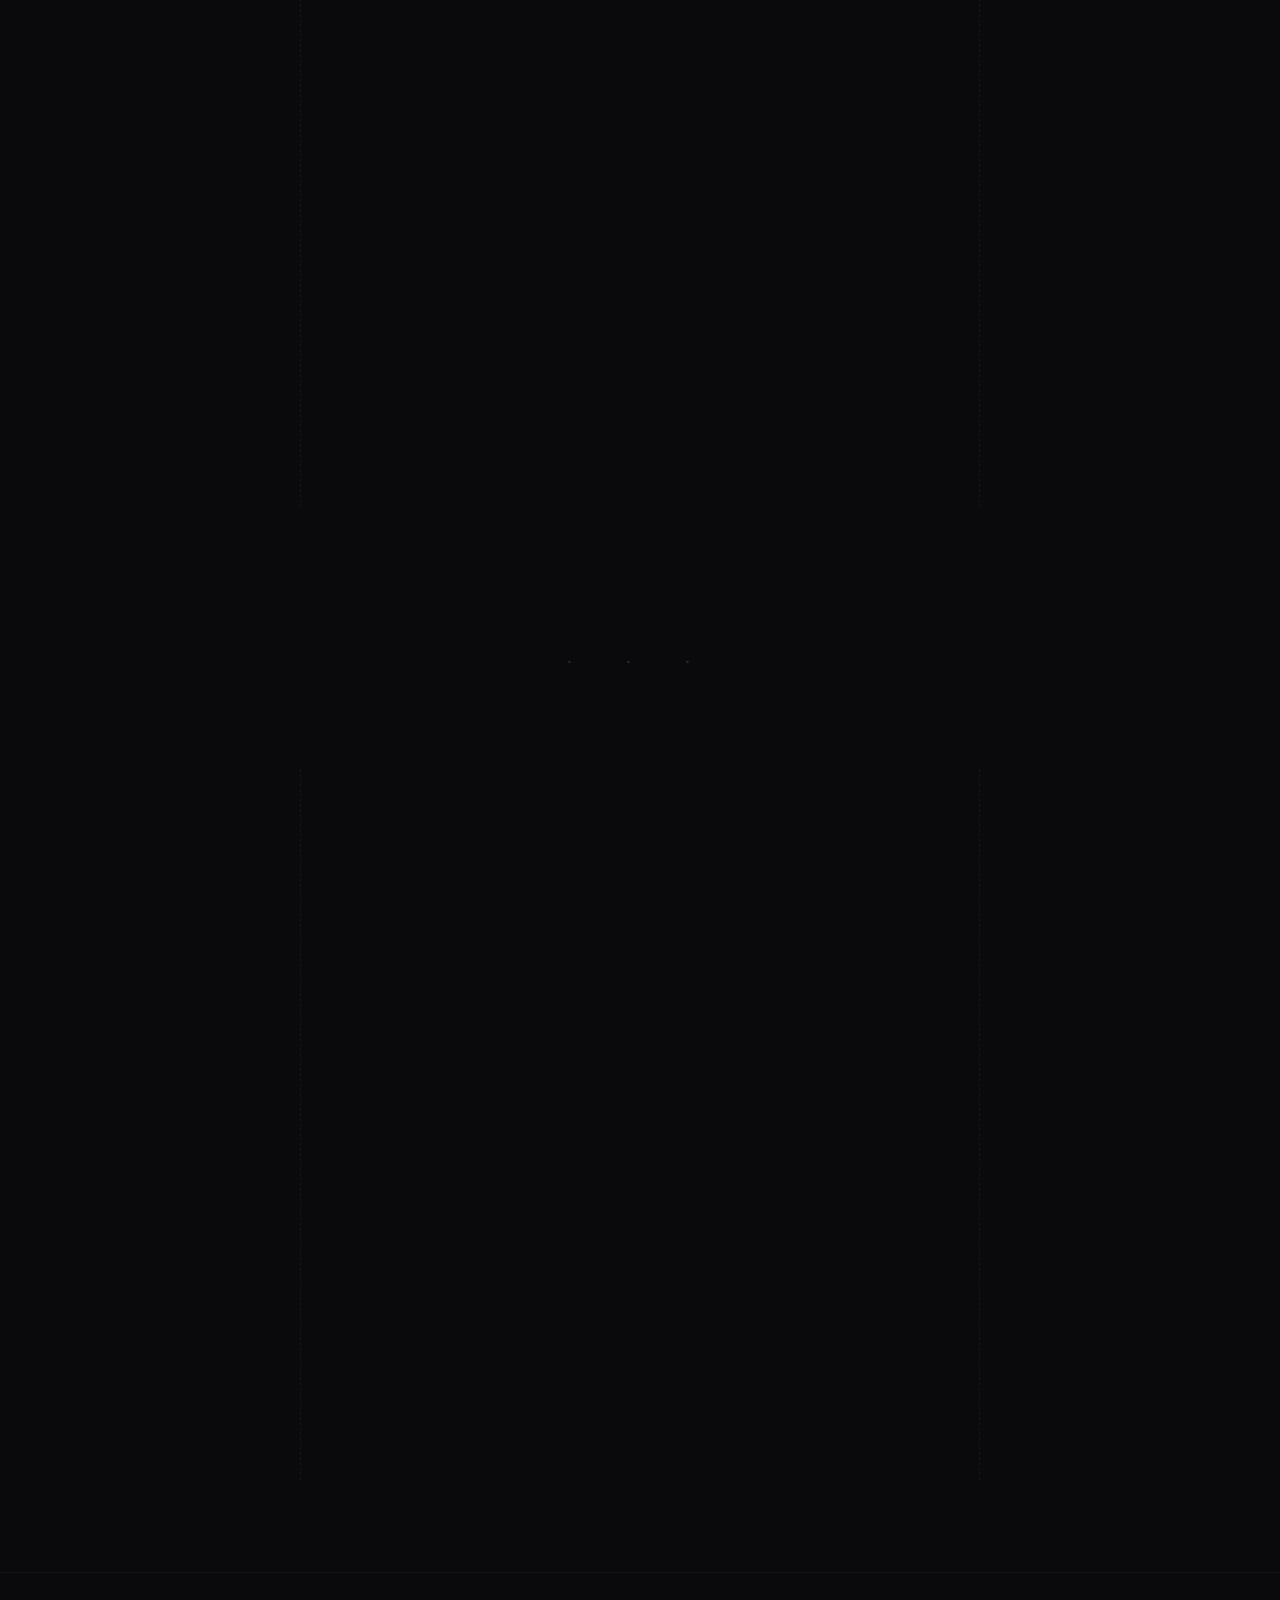
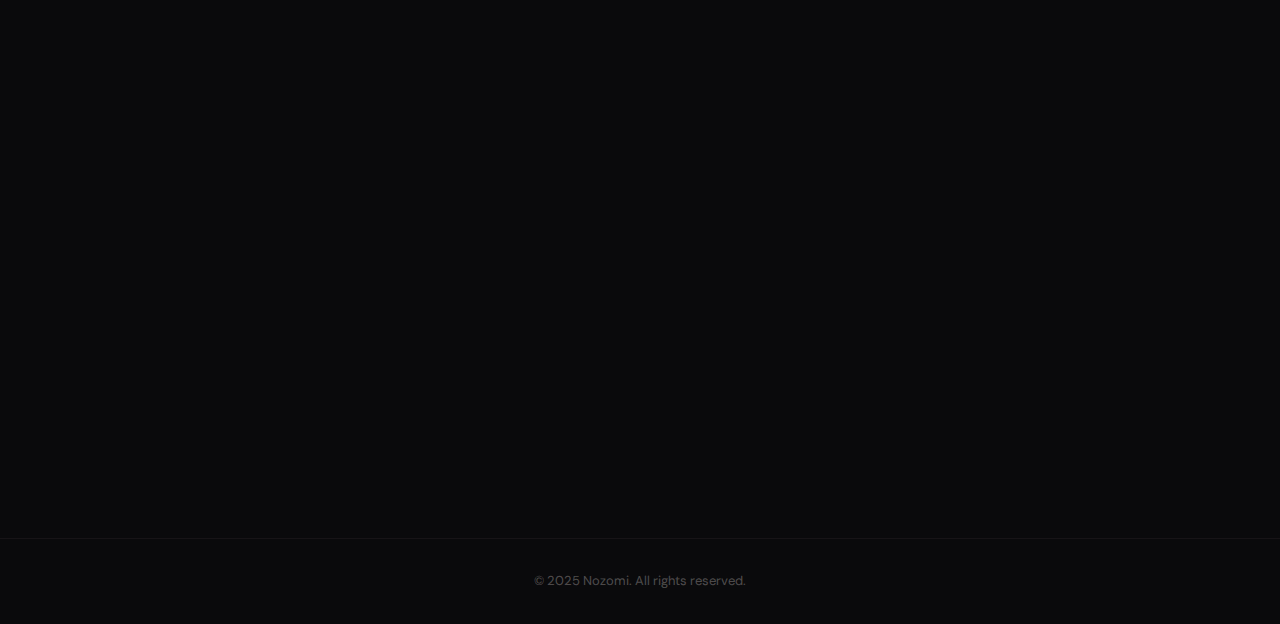
<file: about.html>
<!DOCTYPE html>
<html lang="en" data-theme="dark">
<head>
<meta charset="UTF-8">
<meta name="viewport" content="width=device-width, initial-scale=1.0">
<title>About Us | Nozomi</title>
<link rel="preconnect" href="https://fonts.googleapis.com">
<link href="https://fonts.googleapis.com/css2?family=Sora:wght@300;400;500;600;700;800&family=DM+Sans:ital,wght@0,300;0,400;0,500;0,700;1,400&family=JetBrains+Mono:wght@400;500&family=Source+Serif+4:ital,opsz,wght@0,8..60,300;0,8..60,400;0,8..60,500;0,8..60,600;0,8..60,700;1,8..60,400;1,8..60,500&display=swap" rel="stylesheet">
<link rel="stylesheet" href="/sales-enhancements.css">
<style>
:root{--font-display:'Sora',sans-serif;--font-body:'DM Sans',sans-serif;--font-mono:'JetBrains Mono',monospace;--font-serif:'Source Serif 4','Georgia','Times New Roman',serif;--ease-out-expo:cubic-bezier(0.16,1,0.3,1);--radius-sm:8px;--radius-md:14px;--radius-lg:22px;--sakura:#F2B8C6;--sakura-deep:#D4869C;--sakura-pale:#FAD4DF
}
[data-theme="dark"]{--bg-primary:#0A0A0C;--bg-secondary:#0E0E12;--bg-card:#12121A;--bg-elevated:#141418;--border-subtle:rgba(242,184,198,0.06);--border-medium:rgba(242,184,198,0.1);--border-strong:rgba(242,184,198,0.2);--text-primary:#F5EDE8;--text-secondary:rgba(245,237,232,0.55);--text-tertiary:rgba(245,237,232,0.3);--text-muted:rgba(245,237,232,0.12);--nav-bg:rgba(10,10,12,0.88);--glow-color:rgba(242,184,198,0.04);--shadow-md:0 8px 32px rgba(0,0,0,0.5);--shadow-lg:0 24px 80px rgba(0,0,0,0.6);--accent-dim:rgba(242,184,198,0.06)}
[data-theme="light"]{--bg-primary:#FBF5F0;--bg-secondary:#F5ECE5;--bg-card:#FFFFFF;--bg-elevated:#EDE3DA;--border-subtle:rgba(180,100,120,0.08);--border-medium:rgba(180,100,120,0.12);--border-strong:rgba(180,100,120,0.2);--text-primary:#1A1018;--text-secondary:rgba(26,16,24,0.55);--text-tertiary:rgba(26,16,24,0.3);--text-muted:rgba(26,16,24,0.1);--nav-bg:rgba(251,245,240,0.88);--glow-color:rgba(196,98,122,0.04);--shadow-md:0 8px 32px rgba(80,20,40,0.08);--shadow-lg:0 24px 80px rgba(80,20,40,0.08);--accent-dim:rgba(196,98,122,0.06)} #sakura-canvas{position:fixed;top:0;left:0;width:100%;height:100%;z-index:0;pointer-events:none}
 *,*::before,*::after{margin:0;padding:0;box-sizing:border-box}html{scroll-behavior:smooth}body{font-family:var(--font-body);background:var(--bg-primary);color:var(--text-primary);-webkit-font-smoothing:antialiased;line-height:1.6;transition:background 0.5s ease,color 0.3s ease}a{color:inherit;text-decoration:none}img{max-width:100%;display:block}

/* NAV */
.nav{position:fixed;top:0;width:100%;z-index:1000;padding:0 32px;background:var(--nav-bg);backdrop-filter:blur(20px);-webkit-backdrop-filter:blur(20px);border-bottom:1px solid var(--border-subtle)}.nav-inner{max-width:1100px;margin:0 auto;display:flex;align-items:center;justify-content:space-between;height:72px}.nav-logo img{height:32px}[data-theme="dark"] .nav-logo .logo-light{display:none}[data-theme="light"] .nav-logo .logo-dark{display:none}.nav-actions{display:flex;align-items:center;gap:12px}
.btn-back{font-family:var(--font-mono);font-size:12px;letter-spacing:1px;text-transform:uppercase;color:var(--text-secondary);padding:10px 20px;border:1px solid var(--border-medium);border-radius:100px;transition:all 0.3s ease}.btn-back:hover{color:var(--text-primary);border-color:var(--text-primary)}
.theme-toggle{width:40px;height:40px;border-radius:50%;border:1px solid var(--border-medium);background:transparent;cursor:pointer;display:flex;align-items:center;justify-content:center;transition:all 0.3s ease;color:var(--text-secondary)}.theme-toggle:hover{border-color:var(--text-primary);color:var(--text-primary)}.theme-toggle svg{width:18px;height:18px;stroke:currentColor;fill:none;stroke-width:2;stroke-linecap:round;stroke-linejoin:round}
.btn-primary{font-family:var(--font-display);font-size:14px;font-weight:600;padding:14px 32px;border-radius:100px;transition:all 0.3s var(--ease-out-expo);cursor:pointer;border:none;display:inline-block}[data-theme="dark"] .btn-primary{background:#fff;color:#000}[data-theme="light"] .btn-primary{background:#000;color:#fff}.btn-primary:hover{transform:translateY(-2px)}

/* LAYOUT */
.container{max-width:680px;margin:0 auto;padding:0 32px}
.container-wide{max-width:1100px;margin:0 auto;padding:0 32px}
.reading-progress{position:fixed;top:0;left:0;width:0%;height:2px;background:var(--text-primary);z-index:1001;transition:width 0.1s linear;opacity:0.6}

/* HERO */
.about-hero{padding:180px 0 80px;text-align:center}
.about-hero .label{font-family:var(--font-mono);font-size:12px;letter-spacing:4px;text-transform:uppercase;color:var(--text-tertiary);margin-bottom:20px;opacity:0.7}
.about-hero h1{font-family:var(--font-display);font-size:clamp(28px,4.5vw,46px);font-weight:700;line-height:1.15;letter-spacing:-0.03em;margin-bottom:28px;max-width:700px;margin-left:auto;margin-right:auto}
.about-hero .hero-sub{font-family:var(--font-serif);font-size:20px;color:var(--text-secondary);line-height:1.7;max-width:580px;margin:0 auto}

/* VIDEO */
.video-section{padding:0 0 80px}
.video-wrap{position:relative;width:100%;max-width:900px;margin:0 auto;aspect-ratio:16/9;border-radius:var(--radius-lg);overflow:hidden;border:1px solid var(--border-medium);background:#000;box-shadow:var(--shadow-lg)}
.video-wrap iframe{width:100%;height:100%;border:none}

/* SECTIONS */
.about-section{padding:64px 0;position:relative;z-index:1}
.section-label{font-family:var(--font-mono);font-size:12px;font-weight:500;letter-spacing:4px;text-transform:uppercase;color:var(--text-tertiary);margin-bottom:12px;opacity:0.7}
.section-heading{font-family:var(--font-display);font-size:clamp(26px,3.5vw,38px);font-weight:700;line-height:1.15;letter-spacing:-0.02em;margin-bottom:40px}

/* PROSE */
.prose{max-width:680px}
.prose p{font-family:var(--font-serif);font-size:20px;line-height:1.8;color:var(--text-secondary);margin-bottom:28px;letter-spacing:-0.003em}
.prose p strong,.prose p b{color:var(--text-primary);font-weight:700}
.prose p.highlight{color:var(--text-primary);font-weight:700;font-size:22px;line-height:1.52;margin-bottom:32px;font-family:var(--font-display);letter-spacing:-0.01em}
.prose p.large{font-size:24px;line-height:1.65;color:var(--text-primary);font-weight:400}
.prose p.dim{color:var(--text-tertiary);font-size:17px;font-style:italic}
.prose .spacer{height:1px;margin:48px 0;background:var(--border-subtle)}

/* DOT DIVIDER */
.dot-divider{text-align:center;padding:20px 0;font-size:20px;letter-spacing:20px;color:var(--text-muted)}

/* MANIFESTO PULL QUOTE */
.pull-quote{margin:64px 0;padding:48px 0;border-top:1px solid var(--border-subtle);border-bottom:1px solid var(--border-subtle);text-align:center}
.pull-quote p{font-family:var(--font-display);font-size:clamp(24px,3.5vw,36px);font-weight:700;line-height:1.3;letter-spacing:-0.02em;max-width:720px;margin:0 auto}

/* FOUNDERS */
.founders-grid{display:grid;grid-template-columns:1fr 1fr;gap:24px;margin:48px 0}
.founder-card{background:var(--bg-card);border:1px solid var(--border-medium);border-radius:var(--radius-lg);padding:40px 32px;transition:all 0.4s var(--ease-out-expo);position:relative;overflow:hidden}
.founder-card:hover{border-color:var(--border-strong);box-shadow:var(--shadow-md);transform:translateY(-3px)}
.founder-card .founder-avatar{width:72px;height:72px;border-radius:50%;border:2px solid var(--border-medium);background:var(--bg-elevated);display:flex;align-items:center;justify-content:center;margin-bottom:20px;font-family:var(--font-display);font-size:24px;font-weight:700;color:var(--text-tertiary)}
.founder-card h3{font-family:var(--font-display);font-size:20px;font-weight:700;margin-bottom:4px;letter-spacing:-0.01em}
.founder-card .founder-role{font-family:var(--font-mono);font-size:11px;letter-spacing:2px;text-transform:uppercase;color:var(--text-tertiary);margin-bottom:16px;display:block}
.founder-card p{font-family:var(--font-serif);font-size:15px;color:var(--text-secondary);line-height:1.7}

/* EXPERIENCE LIST */
.exp-list{margin:48px 0;display:flex;flex-direction:column;gap:0}
.exp-item{padding:24px 0;border-bottom:1px solid var(--border-subtle);display:flex;align-items:baseline;gap:24px}
.exp-item:first-child{border-top:1px solid var(--border-subtle)}
.exp-item .exp-stat{font-family:var(--font-display);font-size:28px;font-weight:800;letter-spacing:-0.02em;min-width:160px;flex-shrink:0}
.exp-item .exp-desc{font-family:var(--font-serif);font-size:16px;color:var(--text-secondary);line-height:1.65}

/* CTA */
.final-cta{padding:100px 0;text-align:center;border-top:1px solid var(--border-subtle)}
.final-cta h2{font-family:var(--font-display);font-size:clamp(28px,4vw,44px);font-weight:700;margin-bottom:24px;letter-spacing:-0.02em}
.final-cta p{font-family:var(--font-serif);font-size:18px;color:var(--text-secondary);max-width:520px;margin:0 auto 32px;line-height:1.7}

/* FOOTER */
.footer-mini{padding:32px 0;border-top:1px solid var(--border-subtle);text-align:center;font-size:13px;color:var(--text-tertiary)}

/* REVEAL */
.reveal{opacity:0;transform:translateY(30px);transition:opacity 0.8s var(--ease-out-expo),transform 0.8s var(--ease-out-expo)}.reveal.visible{opacity:1;transform:none}

/* RESPONSIVE */
@media(max-width:768px){
  .container,.container-wide{padding:0 20px}
  .prose p{font-size:18px!important}
  .prose p.highlight{font-size:20px!important}
  .prose p.large{font-size:20px!important}
  .container{max-width:100%!important}
  .about-section{padding:48px 0}
  .founders-grid{grid-template-columns:1fr}
  .exp-item{flex-direction:column;gap:8px}
  .exp-item .exp-stat{min-width:auto}
  .pull-quote p{font-size:22px!important}
}
</style>
</head>
<body>
<canvas id="sakura-canvas"></canvas>
<div class="reading-progress" id="readingProgress"></div>

<nav class="nav"><div class="nav-inner"><a href="/" class="nav-logo"><img class="logo-dark" src="images/Nozomi_Logo_White (1).png" alt="Nozomi" height="32"><img class="logo-light" src="images/Nozomi_Logo_Black (2).png" alt="Nozomi" height="32"></a><div class="nav-actions"><a href="/" class="btn-back">← Back</a><button id="themeToggle" class="theme-toggle" aria-label="Toggle theme"><svg viewBox="0 0 24 24"><circle cx="12" cy="12" r="5"/><line x1="12" y1="1" x2="12" y2="3"/><line x1="12" y1="21" x2="12" y2="23"/><line x1="4.22" y1="4.22" x2="5.64" y2="5.64"/><line x1="18.36" y1="18.36" x2="19.78" y2="19.78"/><line x1="1" y1="12" x2="3" y2="12"/><line x1="21" y1="12" x2="23" y2="12"/><line x1="4.22" y1="19.78" x2="5.64" y2="18.36"/><line x1="18.36" y1="5.64" x2="19.78" y2="4.22"/></svg></button><a href="/#cta" class="btn-primary">Apply Now</a></div></div></nav>

<!-- ====== HERO ====== -->
<section class="about-hero"><div class="container">
<div class="label reveal">About Us</div>
<h1 class="reveal">To the Builders Fighting for a Decentralized Internet</h1>
<p class="hero-sub reveal">We believe the future of the internet must be open and decentralized, where users become co-owners, not mindless consumers.</p>
</div></section>

<!-- ====== VIDEO ====== -->
<section class="video-section"><div class="container-wide">
<div class="video-wrap reveal">
<iframe src="https://www.youtube.com/embed/Pli5A3ejEIM?modestbranding=1&rel=0&showinfo=0&controls=0&disablekb=1&iv_load_policy=3&playsinline=1" title="Nozomi | About Us" allow="accelerometer; clipboard-write; encrypted-media; gyroscope; picture-in-picture; web-share" allowfullscreen></iframe>
</div>
</div></section>

<!-- ====== MANIFESTO ====== -->
<section class="about-section"><div class="container">
<div class="section-label reveal">Our Manifesto</div>
<h2 class="section-heading reveal">Why We Exist</h2>
<div class="prose reveal">
<p class="large">But in 15 years, billions have been poured into "Ethereum killers"

<p class="highlight">Why?</p>

<p>Because founders are still trapped by predatory VCs, exchanges, and toxic launch partners who kill their ideas before they even get a chance to launch.</p>

<p>At this rate, decentralization will fail before it wins.</p>
</div>
</div></section>

<div class="pull-quote reveal"><div class="container">
<p>We're shifting power back to founders and communities.</p>
</div></div>

<section class="about-section" style="padding-top:0"><div class="container">
<div class="prose reveal">
<p>That's why Nozomi exists: to give builders everything they need to raise, launch, and scale decentralized networks, without wasting millions attracting airdrop farmers who dump Day 1 and kill ecosystems.</p>
</div>
</div></section>

<div class="dot-divider">· · ·</div>

<!-- ====== FOUNDERS ====== -->
<section class="about-section"><div class="container">
<div class="section-label reveal">Who Is Behind Nozomi</div>
<h2 class="section-heading reveal">Built by Operators, Not Thought-Leaders</h2>
</div>
<div class="container-wide">
<div class="founders-grid reveal">
<div class="founder-card">
<img src="images/Loui.jpg" alt="Louis" style="width:72px;height:72px;border-radius:50%;border:2px solid var(--border-medium);object-fit:cover;margin-bottom:20px">
<h3>Louis</h3>
<p>Former Head of Growth at Immutable during the L2 wars. Led ecosystem growth across one of the most competitive periods in Web3 history.</p>
</div>
<div class="founder-card">
<img src="images/Jinelle.png" alt="Jinelle" style="width:72px;height:72px;border-radius:50%;border:2px solid var(--border-medium);object-fit:cover;margin-bottom:20px">
<h3>Jinelle</h3>
<p>Led marketing across the Immutable and Animoca Brands portfolios. Deep experience scaling Web3 products from zero to millions of users.</p>
</div>
</div>
</div></section>

<!-- ====== TRACK RECORD ====== -->
<section class="about-section"><div class="container">
<div class="prose reveal">
<p>Together, alongside our team, we have worked with hundreds of Web3 founders.</p>
<p>Small teams with big ideas. Mid-sized protocols finding product-market fit. Most of the "who's who" of the top 50 ecosystems.</p>
</div>

<div class="exp-list reveal">
<div class="exp-item">
<div class="exp-stat">$87M+</div>
<div class="exp-desc">Raised by founders we've supported in 2025 alone</div>
</div>
<div class="exp-item">
<div class="exp-stat">$2B+</div>
<div class="exp-desc">In network market cap growth across our portfolio</div>
</div>
<div class="exp-item">
<div class="exp-stat">200+</div>
<div class="exp-desc">VCs, ecosystems, and launch partners in our network</div>
</div>
<div class="exp-item">
<div class="exp-stat">Top 50</div>
<div class="exp-desc">Ecosystems. Worked with most of the who's who in Web3</div>
</div>
</div>
</div></section>

<div class="dot-divider">· · ·</div>

<!-- ====== THE TRUTH ====== -->
<section class="about-section"><div class="container">
<div class="section-label reveal">What We've Seen</div>
<h2 class="section-heading reveal">We've Been in the Room</h2>
<div class="prose reveal">
<p><strong>We've been in the room when launches 10X'd in month one.</strong></p>
<p>And when they crashed 80% on day one.</p>

<div class="spacer"></div>

<p><strong>We've watched founders burn millions on KOL campaigns that spiked for a week.</strong></p>
<p>We've seen projects with "perfect metrics", 100K Discord, trending Twitter, millions in treasury, crater on Day 1.</p>

<div class="spacer"></div>

<p class="highlight">We know what separated them.</p>

<p>Now we're building the home for Web3 founders who want to do it right.</p>
</div>
</div></section>

<!-- ====== CTA ====== -->
<section class="final-cta"><div class="container">
<h2 class="reveal">Ready to build something that lasts?</h2>
<p class="reveal">We work with a small number of founders at a time. If you're serious about raising, launching, or scaling, let's talk.</p>
<a href="/#cta" class="btn-primary reveal">Apply Now →</a>
</div></section>

<footer class="footer-mini"><div class="container"><p>© 2025 Nozomi. All rights reserved.</p></div></footer>
<script>
(function(){const canvas=document.getElementById('sakura-canvas');if(!canvas)return;const ctx=canvas.getContext('2d');let petals=[];const PETAL_COUNT=35;function resize(){canvas.width=innerWidth;canvas.height=innerHeight;}resize();addEventListener('resize',resize);function getThemeColors(){const isDark=document.documentElement.getAttribute('data-theme')==='dark';return isDark?[{r:242,g:184,b:198},{r:250,g:212,b:223},{r:212,g:134,b:156},{r:255,g:200,b:210}]:[{r:196,g:98,b:122},{r:220,g:140,b:160},{r:180,g:80,b:110},{r:200,g:120,b:140}];}class Petal{constructor(){this.reset(true);}reset(init){this.x=Math.random()*canvas.width;this.y=init?Math.random()*canvas.height:-20-Math.random()*100;this.size=Math.random()*8+5;this.speedY=Math.random()*0.8+0.3;this.speedX=Math.random()*0.6-0.3;this.rotation=Math.random()*Math.PI*2;this.rotSpeed=(Math.random()-0.5)*0.02;this.wobble=Math.random()*Math.PI*2;this.wobbleSpeed=Math.random()*0.02+0.01;this.wobbleAmp=Math.random()*1.5+0.5;const colors=getThemeColors();const c=colors[Math.floor(Math.random()*colors.length)];this.color=c;this.opacity=Math.random()*0.4+0.15;this.scale=Math.random()*0.5+0.5;}update(){this.y+=this.speedY;this.wobble+=this.wobbleSpeed;this.x+=this.speedX+Math.sin(this.wobble)*this.wobbleAmp*0.3;this.rotation+=this.rotSpeed;if(this.y>canvas.height+20)this.reset(false);if(this.x>canvas.width+20)this.x=-20;if(this.x<-20)this.x=canvas.width+20;}draw(){ctx.save();ctx.translate(this.x,this.y);ctx.rotate(this.rotation);ctx.scale(this.scale,this.scale);ctx.globalAlpha=this.opacity;ctx.beginPath();ctx.moveTo(0,-this.size);ctx.bezierCurveTo(this.size*0.8,-this.size*0.5,this.size*0.6,this.size*0.3,0,this.size);ctx.bezierCurveTo(-this.size*0.6,this.size*0.3,-this.size*0.8,-this.size*0.5,0,-this.size);ctx.fillStyle=`rgb(${this.color.r},${this.color.g},${this.color.b})`;ctx.fill();ctx.beginPath();ctx.moveTo(0,-this.size*0.7);ctx.quadraticCurveTo(this.size*0.1,0,0,this.size*0.7);ctx.strokeStyle=`rgba(${this.color.r-20},${this.color.g-20},${this.color.b-20},0.3)`;ctx.lineWidth=0.5;ctx.stroke();ctx.restore();}}for(let i=0;i<PETAL_COUNT;i++)petals.push(new Petal());function animate(){ctx.clearRect(0,0,canvas.width,canvas.height);petals.forEach(p=>{p.update();p.draw();});requestAnimationFrame(animate);}animate();})();
</script>
<script>
const html=document.documentElement;const saved=localStorage.getItem('nozomi-theme');if(saved)html.setAttribute('data-theme',saved);
document.getElementById('themeToggle').addEventListener('click',function(){const next=html.getAttribute('data-theme')==='dark'?'light':'dark';html.setAttribute('data-theme',next);localStorage.setItem('nozomi-theme',next);});
addEventListener('scroll',()=>{const pb=document.getElementById('readingProgress');if(pb){const h=document.documentElement.scrollHeight-window.innerHeight;pb.style.width=(scrollY/h*100)+'%';}});
const observer=new IntersectionObserver(e=>{e.forEach(el=>{if(el.isIntersecting){el.target.classList.add('visible');observer.unobserve(el.target)}})},{threshold:0.1});
document.querySelectorAll('.reveal').forEach(el=>observer.observe(el));
</script>
<script src="/site.js"></script>
</body>
</html>
</file>
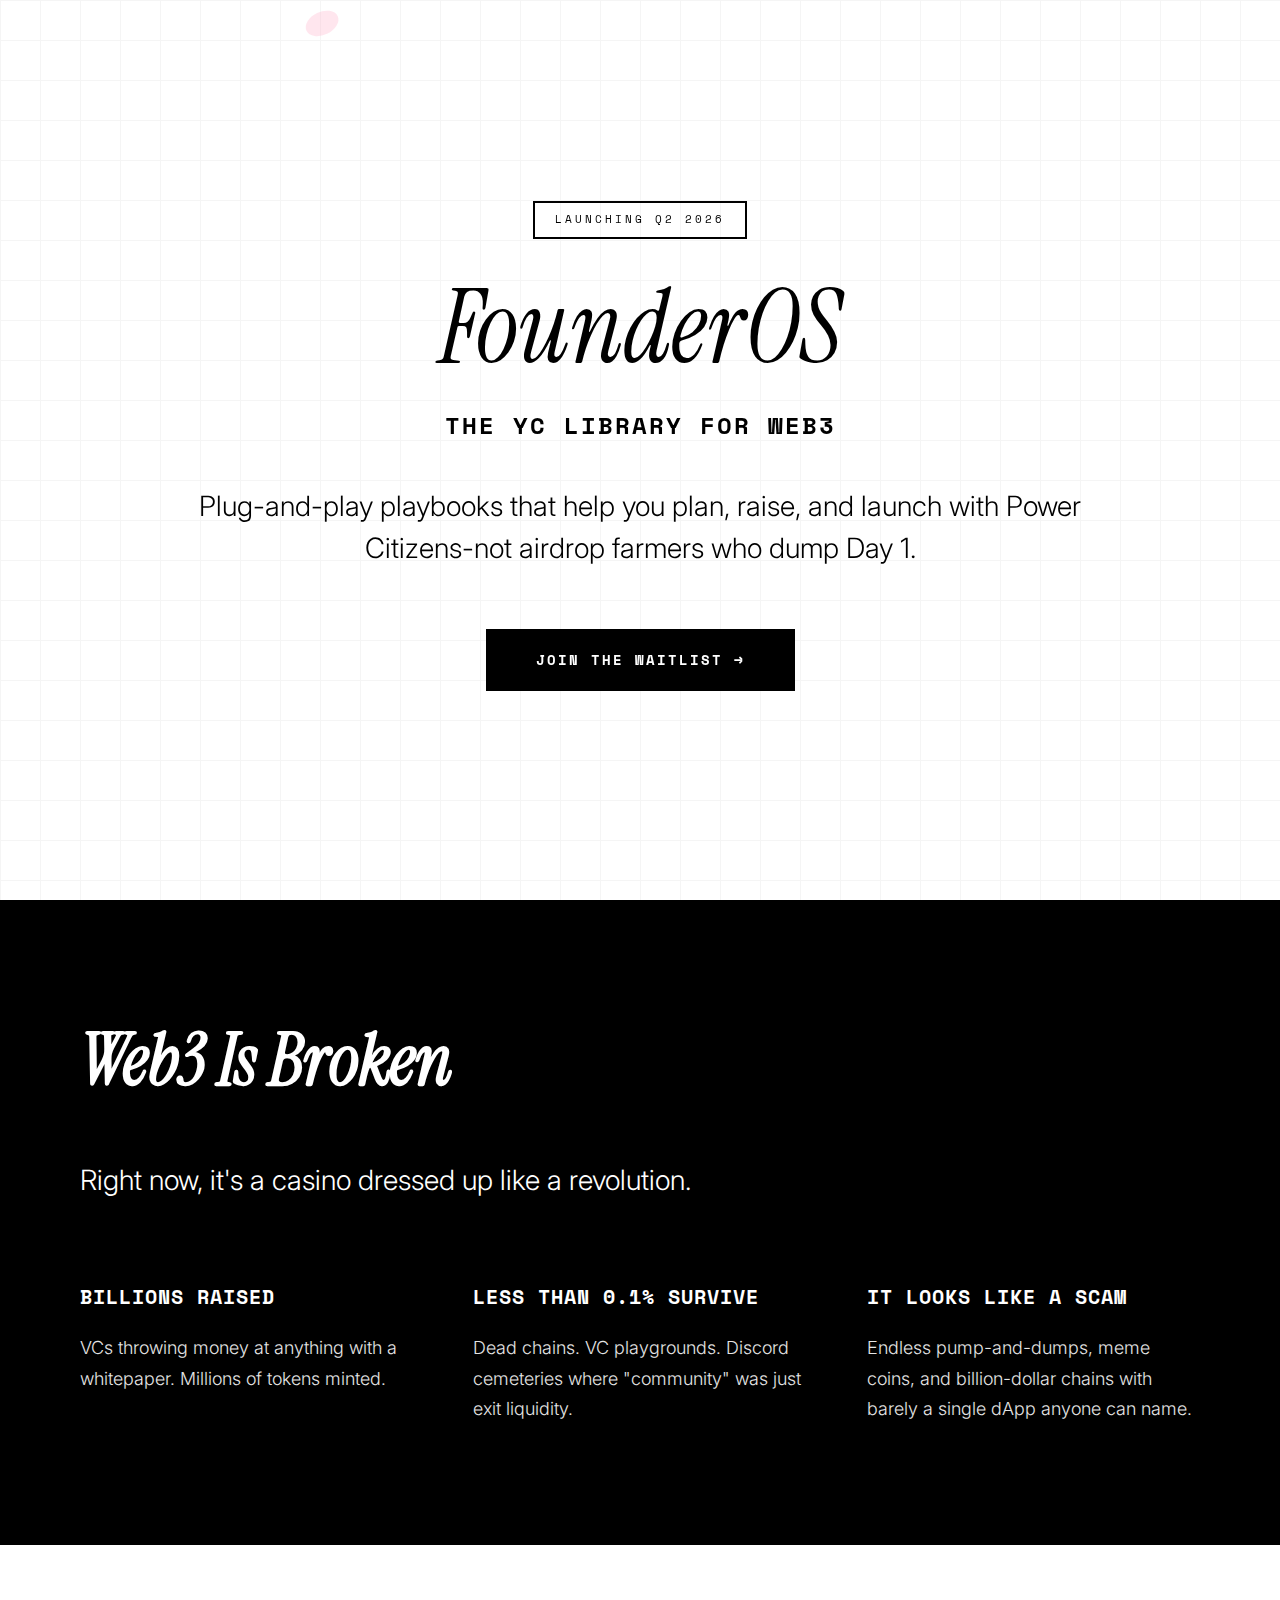
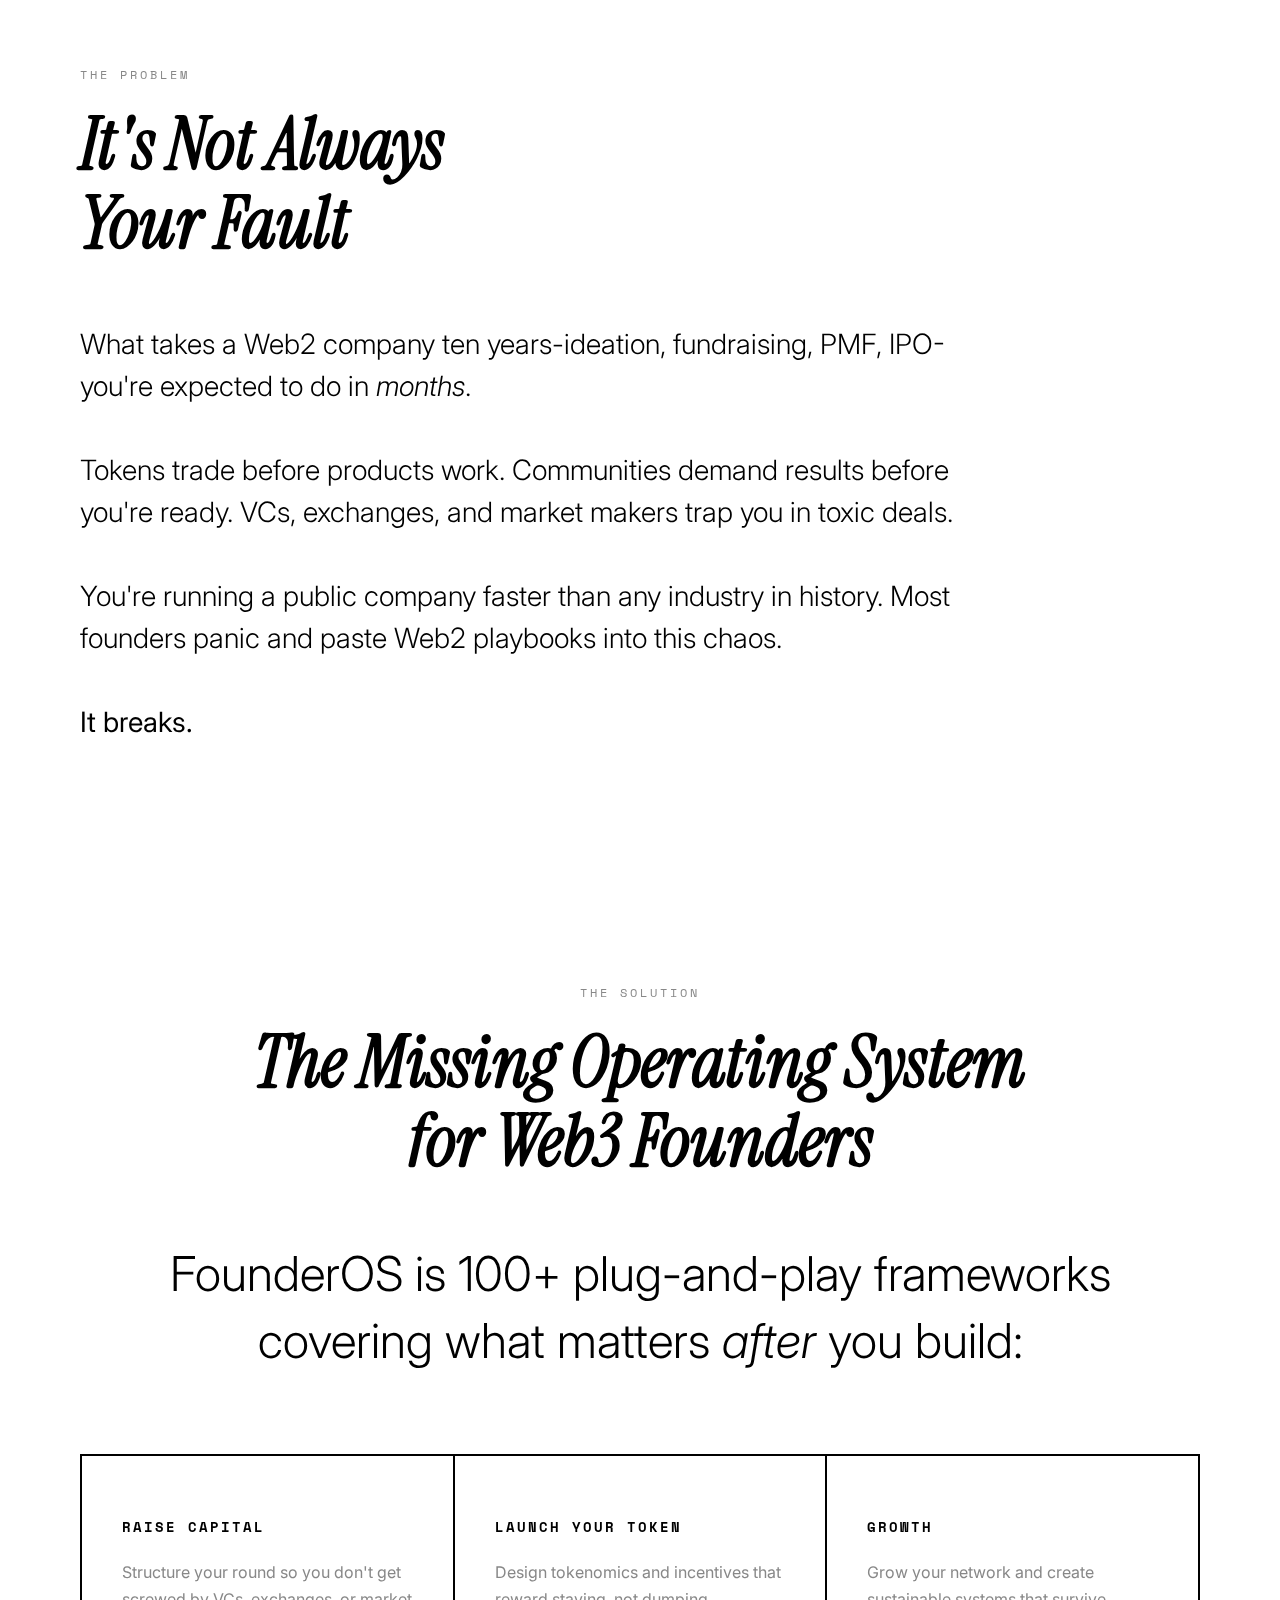
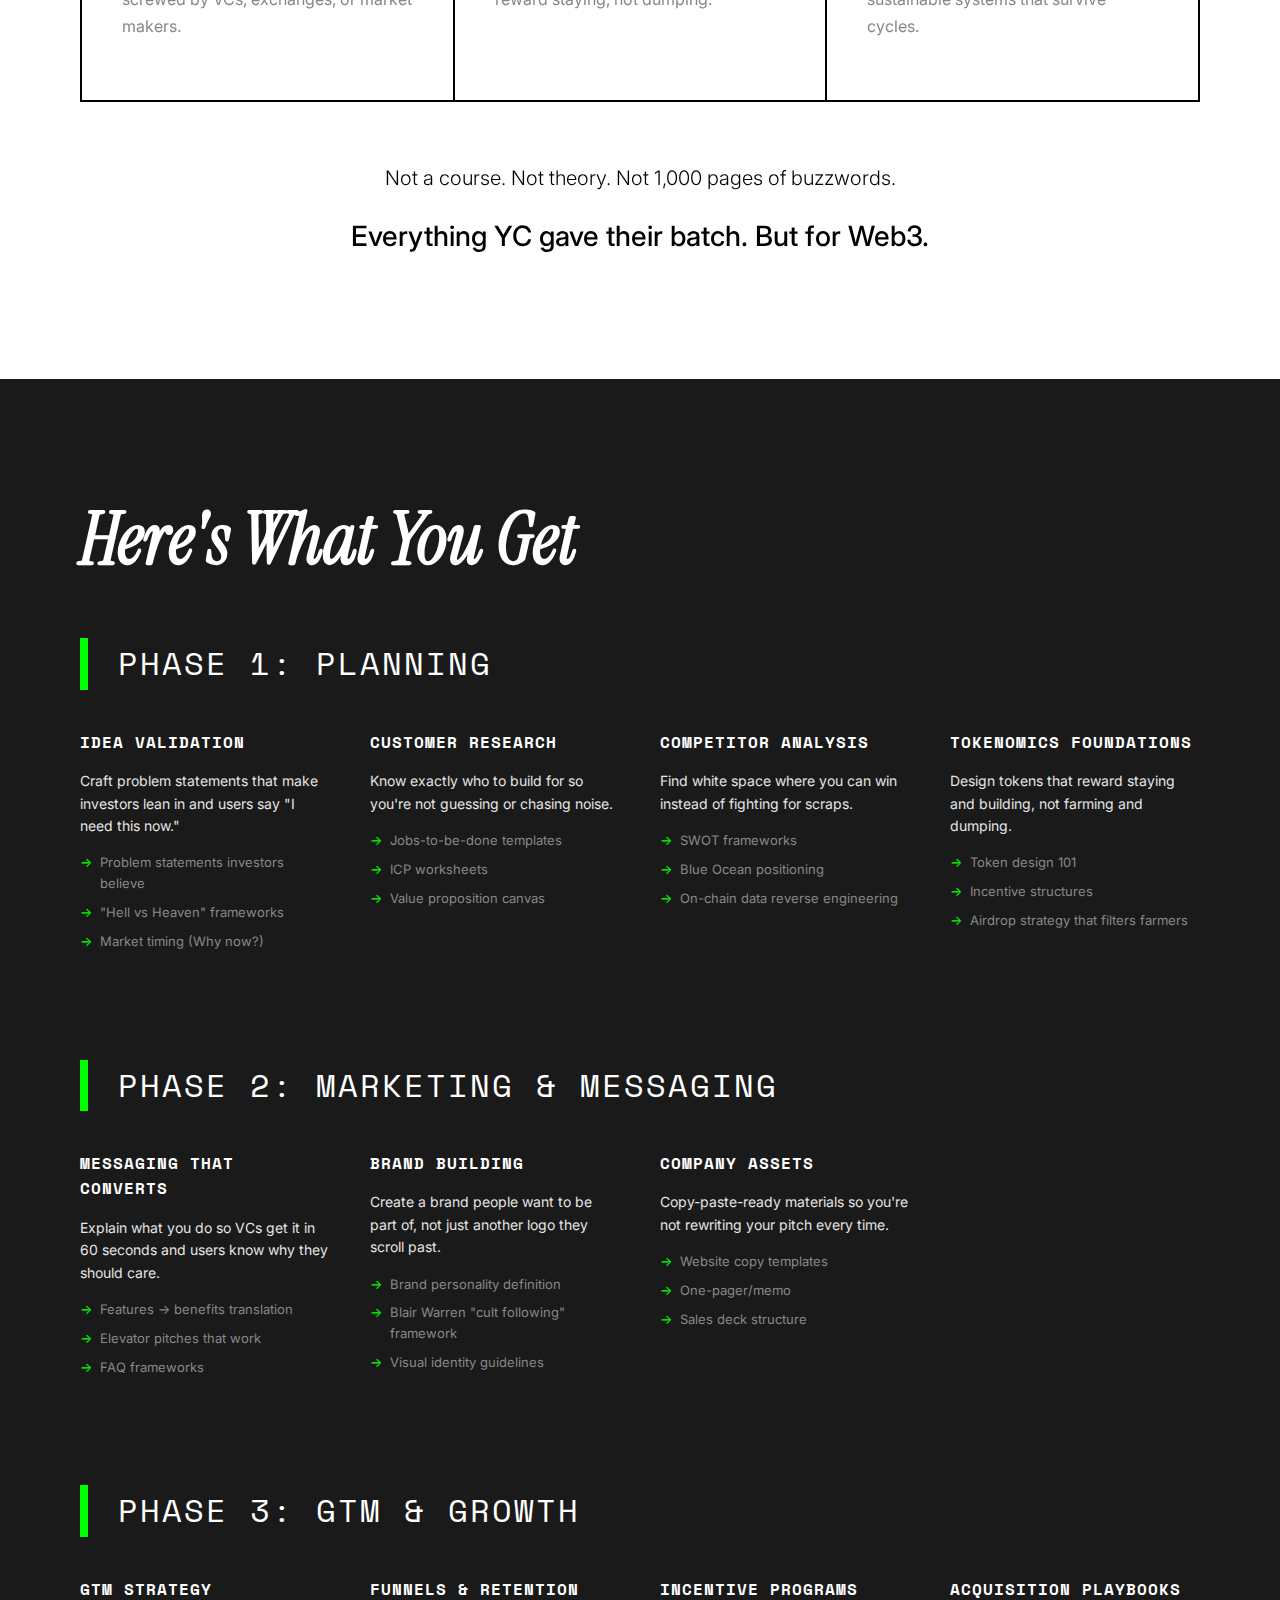
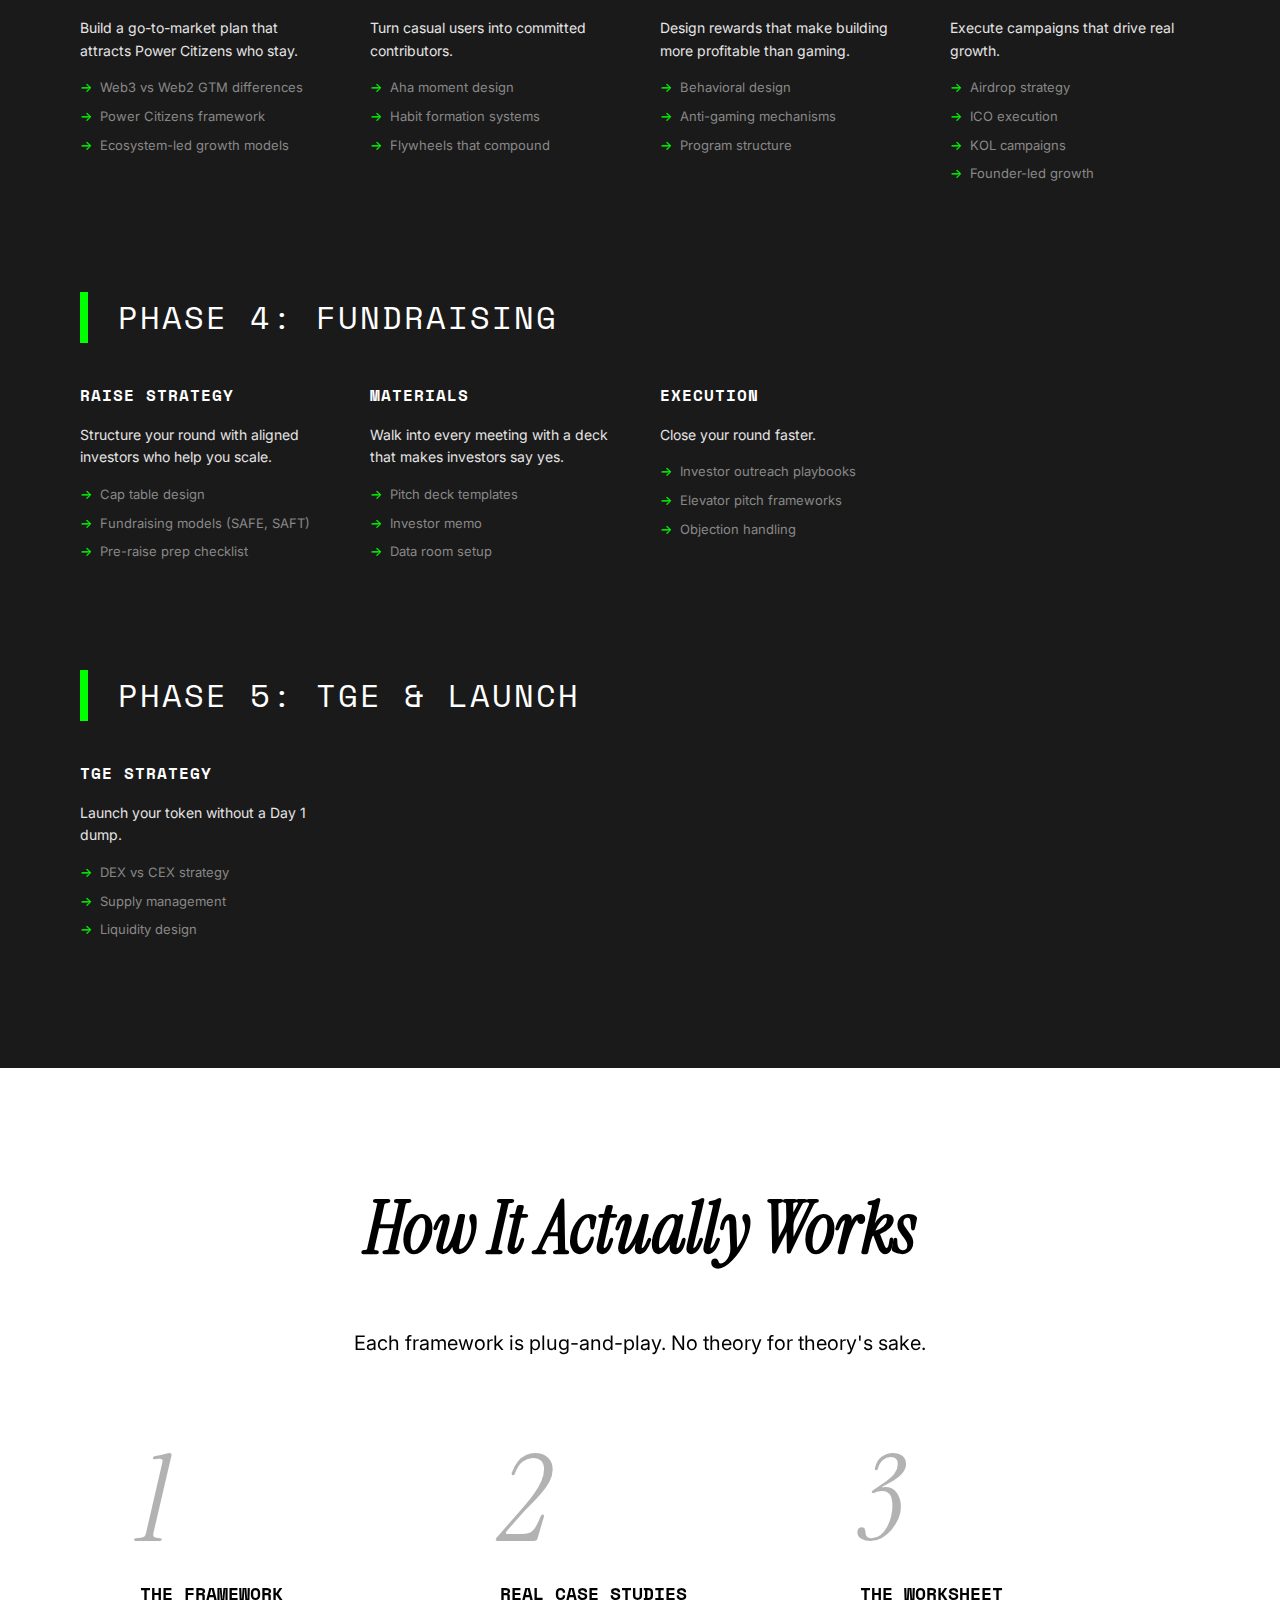
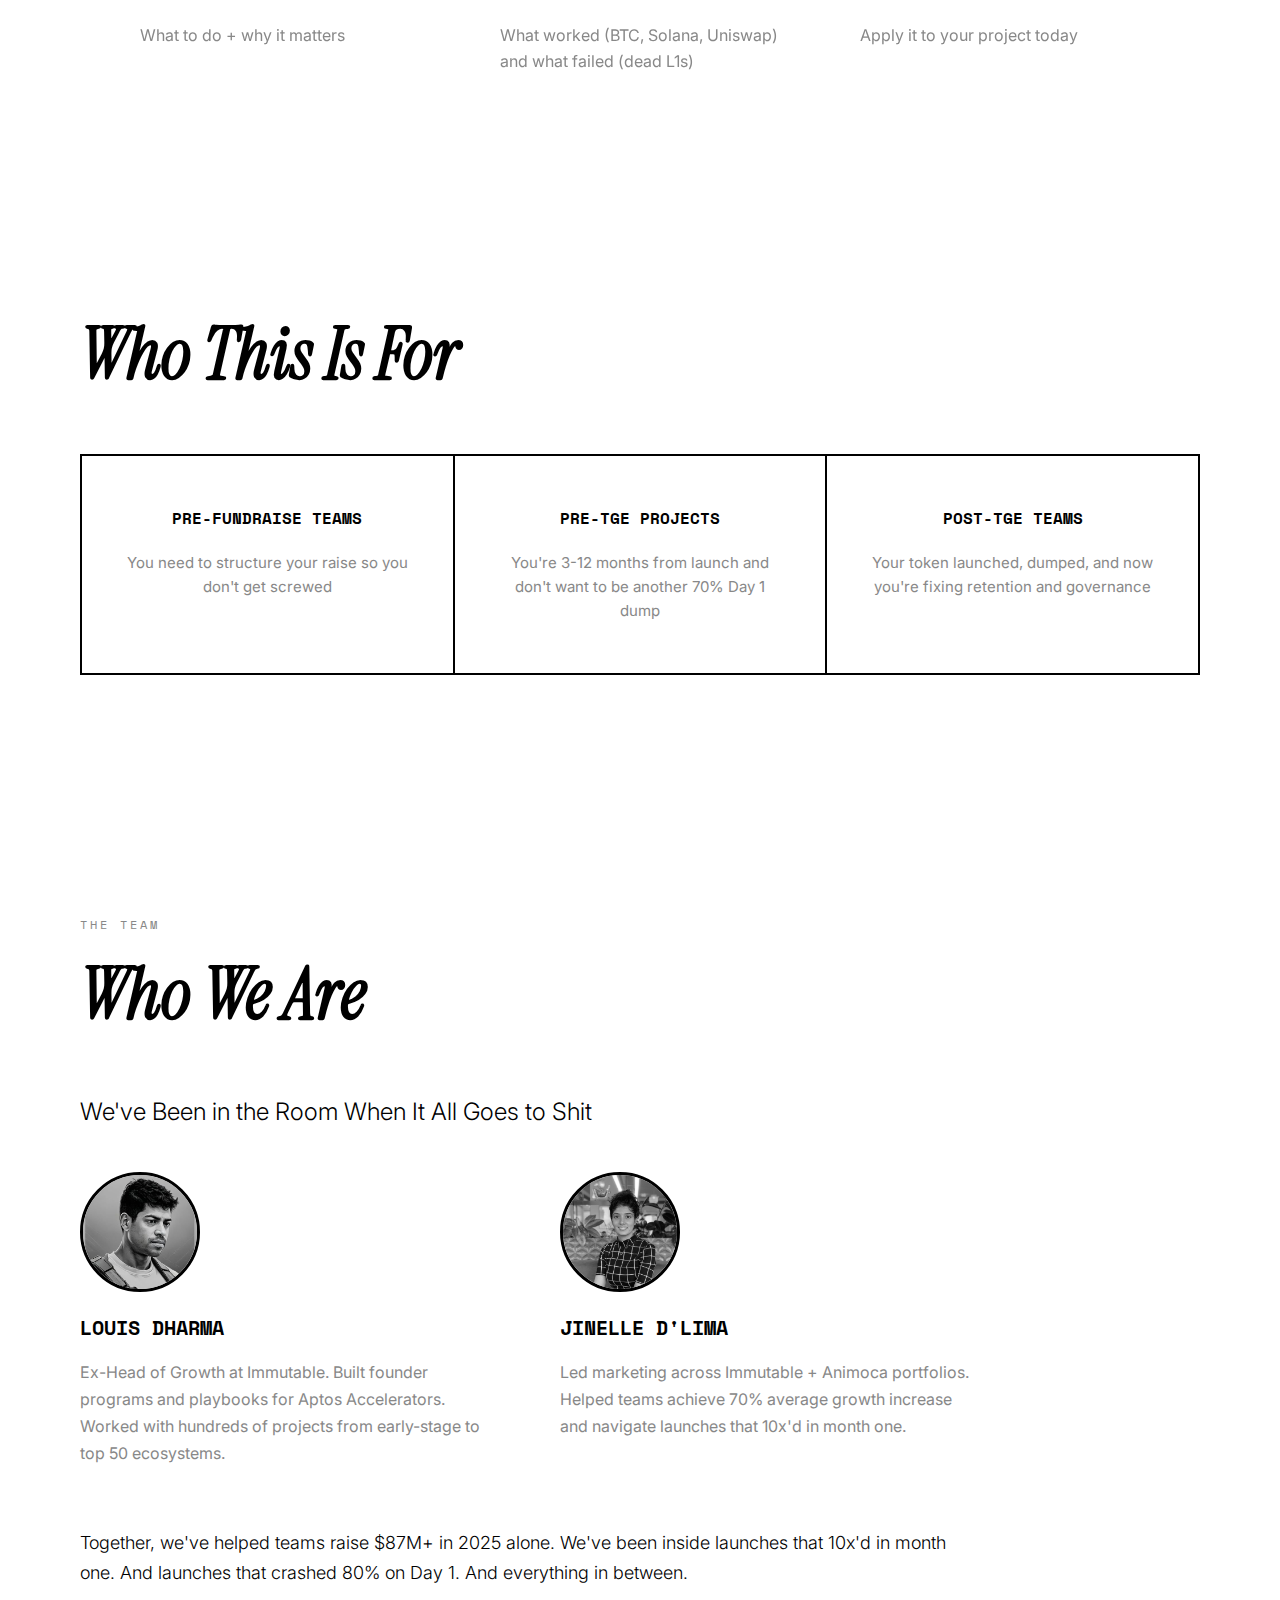
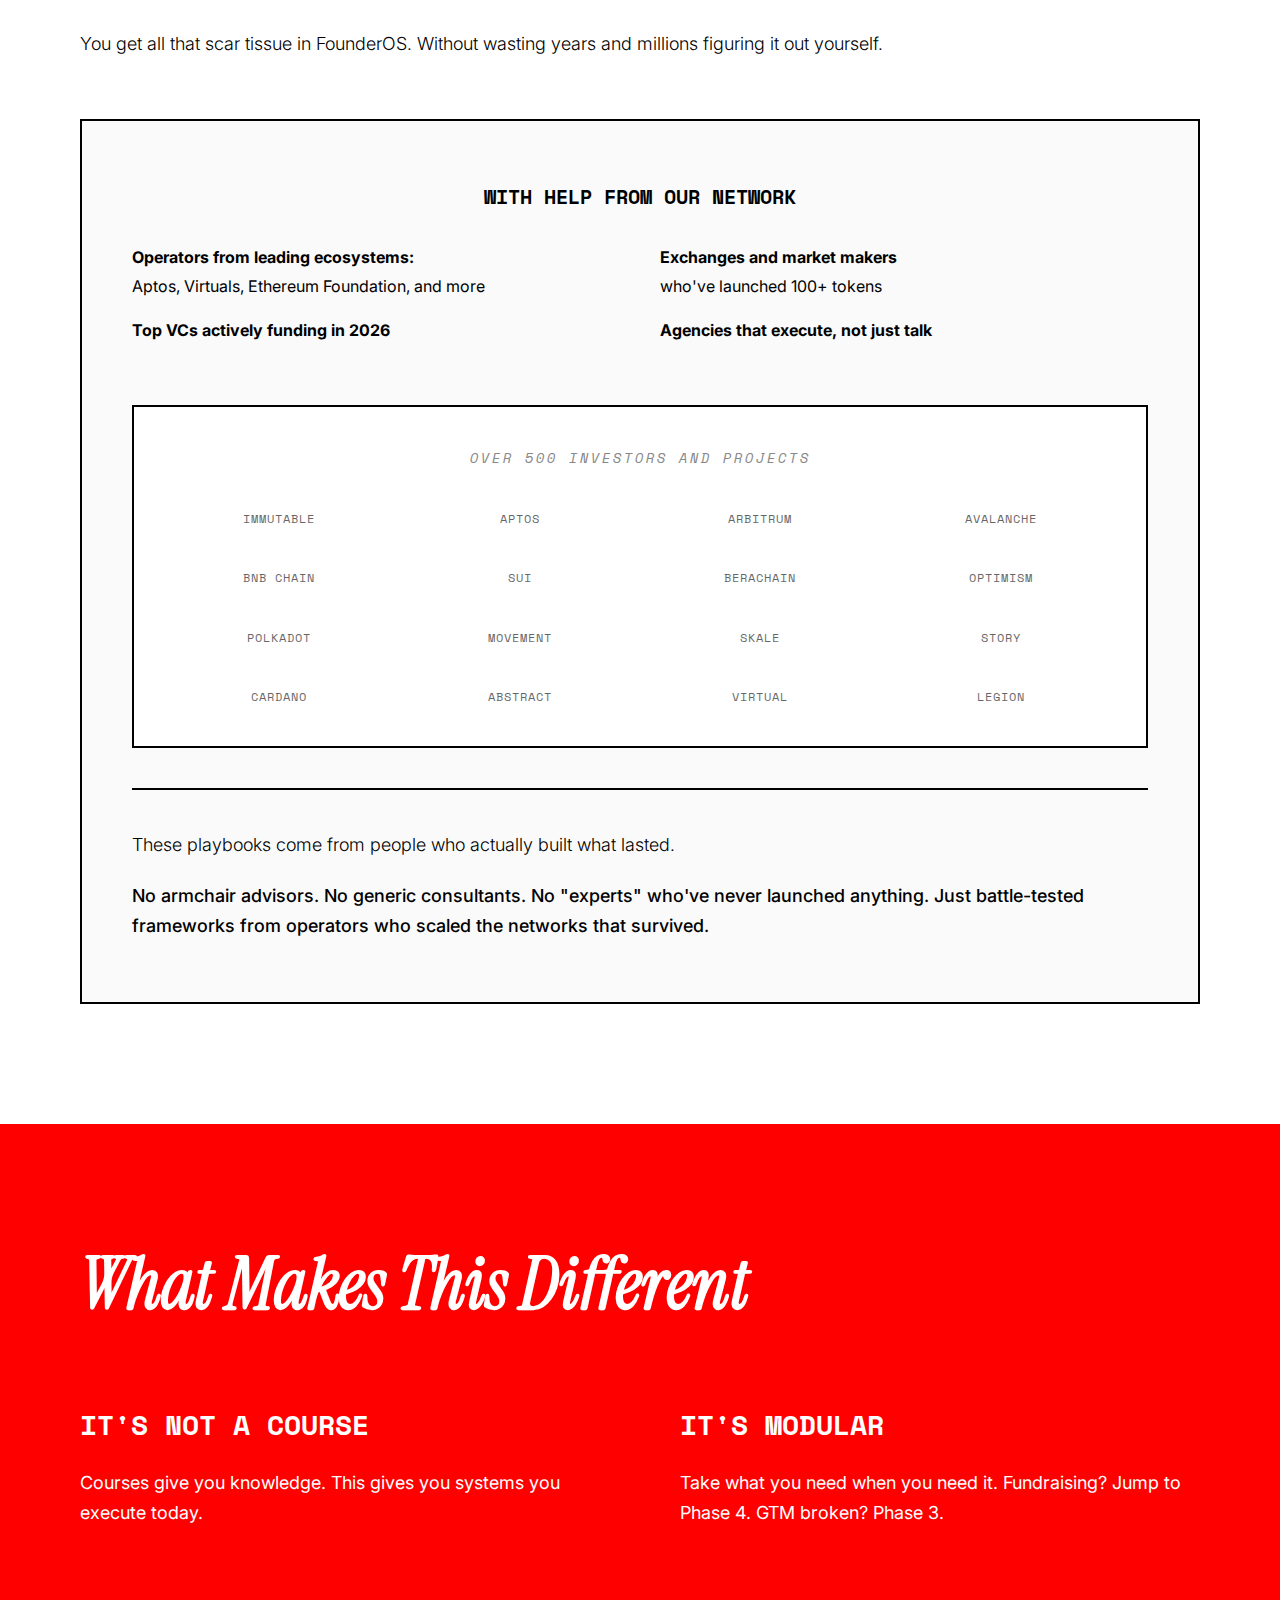
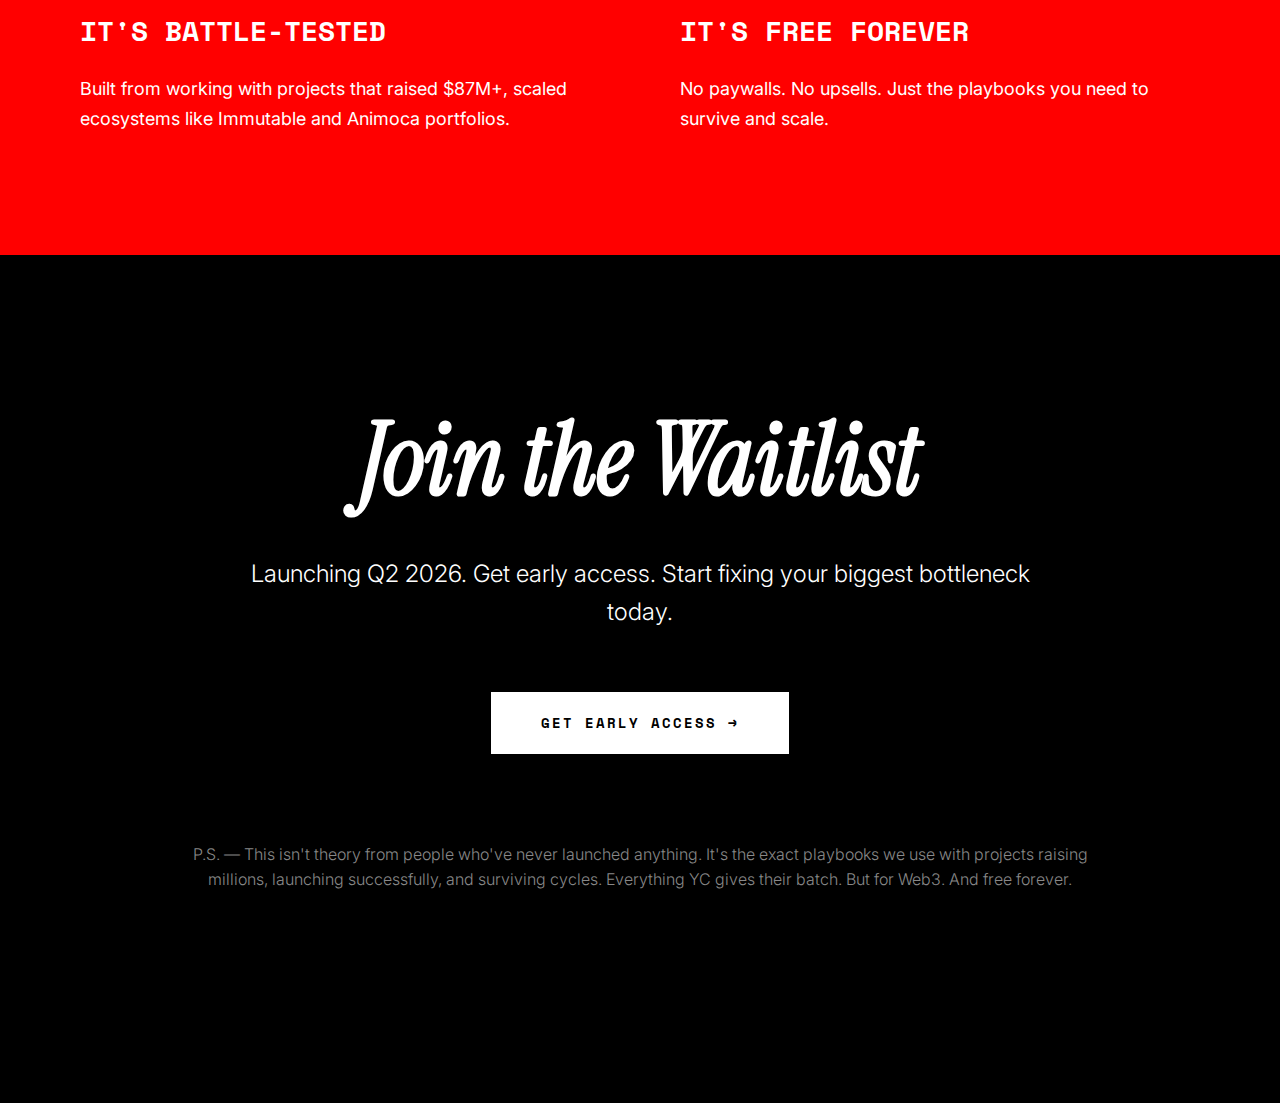
<file: founderos.html>
<!DOCTYPE html>
<html lang="en">
<head>
    <meta charset="UTF-8">
    <meta name="viewport" content="width=device-width, initial-scale=1.0">
    <title>FounderOS – The YC Library for Web3</title>
    <link rel="preconnect" href="https://fonts.googleapis.com">
    <link rel="preconnect" href="https://fonts.gstatic.com" crossorigin>
    <link href="https://fonts.googleapis.com/css2?family=Space+Mono:wght@400;700&family=Instrument+Serif:ital@0;1&family=Inter:wght@300;400;500;600;700&display=swap" rel="stylesheet">
    <style>
        * {
            margin: 0;
            padding: 0;
            box-sizing: border-box;
        }

        :root {
            --black: #000000;
            --white: #FFFFFF;
            --gray-dark: #1a1a1a;
            --gray: #888;
            --gray-light: #e5e5e5;
            --red: #FF0000;
            --green: #00FF00;
            
            --font-mono: 'Space Mono', monospace;
            --font-serif: 'Instrument Serif', serif;
            --font-sans: 'Inter', sans-serif;
        }

        body {
            font-family: var(--font-sans);
            background: var(--white);
            color: var(--black);
            line-height: 1.6;
            overflow-x: hidden;
        }

        /* BRUTAL GRID BACKGROUND */
        .grid-bg {
            position: fixed;
            top: 0;
            left: 0;
            width: 100%;
            height: 100%;
            background-image: 
                linear-gradient(var(--gray-light) 1px, transparent 1px),
                linear-gradient(90deg, var(--gray-light) 1px, transparent 1px);
            background-size: 40px 40px;
            z-index: -1;
            opacity: 0.4;
        }

        /* CONTAINER */
        .container {
            max-width: 1200px;
            margin: 0 auto;
            padding: 0 40px;
        }

        /* HERO */
        .hero {
            min-height: 100vh;
            display: flex;
            align-items: center;
            justify-content: center;
            text-align: center;
            padding: 100px 40px;
            position: relative;
        }

        .hero-badge {
            font-family: var(--font-mono);
            font-size: 11px;
            text-transform: uppercase;
            letter-spacing: 3px;
            border: 2px solid var(--black);
            padding: 8px 20px;
            display: inline-block;
            margin-bottom: 40px;
            animation: badge-pulse 2s ease-in-out infinite;
        }

        @keyframes badge-pulse {
            0%, 100% { transform: scale(1); }
            50% { transform: scale(1.05); }
        }

        .hero h1 {
            font-family: var(--font-serif);
            font-size: clamp(48px, 8vw, 120px);
            font-weight: 400;
            line-height: 0.95;
            margin-bottom: 30px;
            font-style: italic;
        }

        .hero-subtitle {
            font-family: var(--font-mono);
            font-size: clamp(16px, 2vw, 24px);
            font-weight: 700;
            text-transform: uppercase;
            letter-spacing: 2px;
            margin-bottom: 40px;
        }

        .hero-description {
            font-size: clamp(18px, 2.5vw, 28px);
            max-width: 900px;
            margin: 0 auto 60px;
            line-height: 1.5;
            font-weight: 300;
        }

        /* CTA BUTTON */
        .cta {
            display: inline-block;
            font-family: var(--font-mono);
            font-size: 14px;
            text-transform: uppercase;
            letter-spacing: 2px;
            padding: 20px 50px;
            background: var(--black);
            color: var(--white);
            border: none;
            cursor: pointer;
            transition: all 0.3s ease;
            text-decoration: none;
            font-weight: 700;
            position: relative;
            overflow: hidden;
        }

        .cta::before {
            content: '';
            position: absolute;
            top: 0;
            left: -100%;
            width: 100%;
            height: 100%;
            background: var(--red);
            transition: left 0.3s ease;
            z-index: -1;
        }

        .cta:hover::before {
            left: 0;
        }

        .cta:hover {
            transform: translateY(-2px);
        }

        /* SECTION */
        section {
            padding: 120px 0;
            position: relative;
        }

        .section-title {
            font-family: var(--font-serif);
            font-size: clamp(36px, 6vw, 72px);
            line-height: 1.1;
            margin-bottom: 60px;
            font-style: italic;
        }

        .section-subtitle {
            font-family: var(--font-mono);
            font-size: 12px;
            text-transform: uppercase;
            letter-spacing: 3px;
            margin-bottom: 20px;
            color: var(--gray);
        }

        /* PROBLEM SECTION */
        .problem {
            background: var(--black);
            color: var(--white);
        }

        .problem .grid-bg {
            background-image: 
                linear-gradient(rgba(255,255,255,0.1) 1px, transparent 1px),
                linear-gradient(90deg, rgba(255,255,255,0.1) 1px, transparent 1px);
        }

        .problem-grid {
            display: grid;
            grid-template-columns: repeat(auto-fit, minmax(300px, 1fr));
            gap: 60px;
            margin-top: 80px;
        }

        .problem-item h3 {
            font-family: var(--font-mono);
            font-size: 20px;
            margin-bottom: 20px;
            text-transform: uppercase;
            letter-spacing: 1px;
        }

        .problem-item p {
            font-size: 18px;
            line-height: 1.7;
            color: var(--gray-light);
            font-weight: 300;
        }

        /* WHAT IS THIS */
        .what-is-this {
            text-align: center;
        }

        .what-is-this .big-text {
            font-size: clamp(24px, 4vw, 48px);
            max-width: 1000px;
            margin: 0 auto 80px;
            line-height: 1.4;
            font-weight: 300;
        }

        .features-grid {
            display: grid;
            grid-template-columns: repeat(3, 1fr);
            gap: 2px;
            background: var(--black);
            border: 2px solid var(--black);
            margin-top: 80px;
        }

        .feature-box {
            background: var(--white);
            padding: 60px 40px;
            text-align: left;
        }

        .feature-box h3 {
            font-family: var(--font-mono);
            font-size: 14px;
            text-transform: uppercase;
            letter-spacing: 2px;
            margin-bottom: 20px;
        }

        .feature-box p {
            font-size: 16px;
            line-height: 1.7;
            color: var(--gray);
        }

        /* PHASES */
        .phases {
            background: var(--gray-dark);
            color: var(--white);
        }

        .phase {
            margin-bottom: 100px;
        }

        .phase:last-child {
            margin-bottom: 0;
        }

        .phase-title {
            font-family: var(--font-mono);
            font-size: 32px;
            margin-bottom: 40px;
            text-transform: uppercase;
            letter-spacing: 2px;
            border-left: 8px solid var(--green);
            padding-left: 30px;
        }

        .phase-items {
            display: grid;
            grid-template-columns: repeat(auto-fill, minmax(250px, 1fr));
            gap: 40px;
        }

        .phase-item h4 {
            font-family: var(--font-mono);
            font-size: 16px;
            margin-bottom: 15px;
            text-transform: uppercase;
            letter-spacing: 1px;
        }

        .phase-item p {
            font-size: 14px;
            line-height: 1.6;
            color: var(--gray-light);
        }

        .phase-item ul {
            list-style: none;
            margin-top: 15px;
        }

        .phase-item li {
            font-size: 13px;
            color: var(--gray);
            padding-left: 20px;
            position: relative;
            margin-bottom: 8px;
        }

        .phase-item li::before {
            content: '→';
            position: absolute;
            left: 0;
            color: var(--green);
        }

        /* HOW IT WORKS */
        .how-it-works {
            text-align: center;
        }

        .steps {
            display: grid;
            grid-template-columns: repeat(3, 1fr);
            gap: 80px;
            margin-top: 80px;
            max-width: 1000px;
            margin-left: auto;
            margin-right: auto;
        }

        .step {
            text-align: left;
        }

        .step-number {
            font-family: var(--font-serif);
            font-size: 120px;
            line-height: 1;
            margin-bottom: 20px;
            font-style: italic;
            opacity: 0.3;
        }

        .step h3 {
            font-family: var(--font-mono);
            font-size: 18px;
            margin-bottom: 15px;
            text-transform: uppercase;
        }

        .step p {
            font-size: 16px;
            line-height: 1.6;
            color: var(--gray);
        }

        /* WHO THIS IS FOR */
        .who-for {
            background: var(--white);
        }

        .who-grid {
            display: grid;
            grid-template-columns: repeat(3, 1fr);
            gap: 2px;
            background: var(--black);
            border: 2px solid var(--black);
            margin-top: 60px;
        }

        .who-item {
            background: var(--white);
            padding: 50px 40px;
            text-align: center;
        }

        .who-item h3 {
            font-family: var(--font-mono);
            font-size: 16px;
            margin-bottom: 20px;
            text-transform: uppercase;
        }

        .who-item p {
            font-size: 15px;
            line-height: 1.6;
            color: var(--gray);
        }

        /* DIFFERENT */
        .different {
            background: var(--red);
            color: var(--white);
        }

        .different-grid {
            display: grid;
            grid-template-columns: repeat(2, 1fr);
            gap: 80px;
            margin-top: 80px;
        }

        .different-item h3 {
            font-family: var(--font-mono);
            font-size: 28px;
            margin-bottom: 20px;
            text-transform: uppercase;
        }

        .different-item p {
            font-size: 18px;
            line-height: 1.7;
        }

        /* FINAL CTA */
        .final-cta {
            background: var(--black);
            color: var(--white);
            text-align: center;
            padding: 150px 40px;
        }

        .final-cta h2 {
            font-family: var(--font-serif);
            font-size: clamp(48px, 8vw, 100px);
            line-height: 1.1;
            margin-bottom: 40px;
            font-style: italic;
        }

        .final-cta p {
            font-size: clamp(18px, 2.5vw, 24px);
            max-width: 800px;
            margin: 0 auto 60px;
            line-height: 1.6;
            font-weight: 300;
        }

        .final-cta .cta {
            background: var(--white);
            color: var(--black);
        }

        .final-cta .cta:hover {
            background: var(--green);
        }

        /* RESPONSIVE */
        @media (max-width: 768px) {
            .features-grid,
            .who-grid {
                grid-template-columns: 1fr;
            }

            .different-grid,
            .steps {
                grid-template-columns: 1fr;
                gap: 40px;
            }

            .phase-items {
                grid-template-columns: 1fr;
            }

            .container {
                padding: 0 20px;
            }

            section {
                padding: 80px 0;
            }
        }

        /* ANIMATIONS */
        @keyframes slideInUp {
            from {
                opacity: 0;
                transform: translateY(30px);
            }
            to {
                opacity: 1;
                transform: translateY(0);
            }
        }

        .animate-in {
            animation: slideInUp 0.8s ease-out forwards;
        }

        /* SCROLLBAR */
        ::-webkit-scrollbar {
            width: 12px;
        }

        ::-webkit-scrollbar-track {
            background: var(--white);
        }

        ::-webkit-scrollbar-thumb {
            background: var(--black);
        }

        ::-webkit-scrollbar-thumb:hover {
            background: var(--red);
        }

        /* SAKURA PETALS */
        #sakura-canvas {
            position: fixed;
            top: 0;
            left: 0;
            width: 100%;
            height: 100%;
            pointer-events: none;
            z-index: 999;
            opacity: 0.6;
        }
    </style>
</head>
<body>

<canvas id="sakura-canvas"></canvas>
<div class="grid-bg"></div>

<!-- HERO -->
<section class="hero">
    <div class="container">
        <div class="hero-badge">Launching Q2 2026</div>
        <h1>FounderOS</h1>
        <div class="hero-subtitle">The YC Library for Web3</div>
        <p class="hero-description">Plug-and-play playbooks that help you plan, raise, and launch with Power Citizens-not airdrop farmers who dump Day 1.</p>
        <a href="#waitlist" class="cta">Join the Waitlist →</a>
    </div>
</section>

<!-- PROBLEM: WEB3 IS BROKEN -->
<section class="problem">
    <div class="container">
        <h2 class="section-title">Web3 Is Broken</h2>
        <p style="font-size: 28px; max-width: 800px; line-height: 1.5; font-weight: 300;">Right now, it's a casino dressed up like a revolution.</p>
        
        <div class="problem-grid">
            <div class="problem-item">
                <h3>Billions Raised</h3>
                <p>VCs throwing money at anything with a whitepaper. Millions of tokens minted.</p>
            </div>
            <div class="problem-item">
                <h3>Less than 0.1% Survive</h3>
                <p>Dead chains. VC playgrounds. Discord cemeteries where "community" was just exit liquidity.</p>
            </div>
            <div class="problem-item">
                <h3>It Looks Like a Scam</h3>
                <p>Endless pump-and-dumps, meme coins, and billion-dollar chains with barely a single dApp anyone can name.</p>
            </div>
        </div>
    </div>
</section>

<!-- IT'S NOT ALWAYS YOUR FAULT -->
<section>
    <div class="container">
        <div class="section-subtitle">The Problem</div>
        <h2 class="section-title">It's Not Always<br>Your Fault</h2>
        <p class="big-text" style="font-size: 28px; max-width: 900px; line-height: 1.5; font-weight: 300;">
            What takes a Web2 company ten years-ideation, fundraising, PMF, IPO-you're expected to do in <em>months</em>.<br><br>
            Tokens trade before products work. Communities demand results before you're ready. VCs, exchanges, and market makers trap you in toxic deals.<br><br>
            You're running a public company faster than any industry in history. Most founders panic and paste Web2 playbooks into this chaos.<br><br>
            <strong>It breaks.</strong>
        </p>
    </div>
</section>

<!-- WHAT IT IS -->
<section class="what-is-this">
    <div class="container">
        <div class="section-subtitle">The Solution</div>
        <h2 class="section-title">The Missing Operating System<br>for Web3 Founders</h2>
        <p class="big-text">
            FounderOS is 100+ plug-and-play frameworks covering what matters <em>after</em> you build:
        </p>
        
        <div class="features-grid">
            <div class="feature-box">
                <h3>Raise Capital</h3>
                <p>Structure your round so you don't get screwed by VCs, exchanges, or market makers.</p>
            </div>
            <div class="feature-box">
                <h3>Launch Your Token</h3>
                <p>Design tokenomics and incentives that reward staying, not dumping.</p>
            </div>
            <div class="feature-box">
                <h3>Growth</h3>
                <p>Grow your network and create sustainable systems that survive cycles.</p>
            </div>
        </div>

        <p style="font-size: 20px; margin-top: 60px; font-weight: 300;">Not a course. Not theory. Not 1,000 pages of buzzwords.</p>
        <p style="font-size: 28px; margin-top: 20px; font-weight: 500;">Everything YC gave their batch. But for Web3.</p>
    </div>
</section>

<!-- PHASES -->
<section class="phases">
    <div class="container">
        <h2 class="section-title">Here's What You Get</h2>
        
        <!-- PHASE 1 -->
        <div class="phase">
            <div class="phase-title">Phase 1: Planning</div>
            <div class="phase-items">
                <div class="phase-item">
                    <h4>Idea Validation</h4>
                    <p>Craft problem statements that make investors lean in and users say "I need this now."</p>
                    <ul>
                        <li>Problem statements investors believe</li>
                        <li>"Hell vs Heaven" frameworks</li>
                        <li>Market timing (Why now?)</li>
                    </ul>
                </div>
                <div class="phase-item">
                    <h4>Customer Research</h4>
                    <p>Know exactly who to build for so you're not guessing or chasing noise.</p>
                    <ul>
                        <li>Jobs-to-be-done templates</li>
                        <li>ICP worksheets</li>
                        <li>Value proposition canvas</li>
                    </ul>
                </div>
                <div class="phase-item">
                    <h4>Competitor Analysis</h4>
                    <p>Find white space where you can win instead of fighting for scraps.</p>
                    <ul>
                        <li>SWOT frameworks</li>
                        <li>Blue Ocean positioning</li>
                        <li>On-chain data reverse engineering</li>
                    </ul>
                </div>
                <div class="phase-item">
                    <h4>Tokenomics Foundations</h4>
                    <p>Design tokens that reward staying and building, not farming and dumping.</p>
                    <ul>
                        <li>Token design 101</li>
                        <li>Incentive structures</li>
                        <li>Airdrop strategy that filters farmers</li>
                    </ul>
                </div>
            </div>
        </div>

        <!-- PHASE 2 -->
        <div class="phase">
            <div class="phase-title">Phase 2: Marketing & Messaging</div>
            <div class="phase-items">
                <div class="phase-item">
                    <h4>Messaging That Converts</h4>
                    <p>Explain what you do so VCs get it in 60 seconds and users know why they should care.</p>
                    <ul>
                        <li>Features → benefits translation</li>
                        <li>Elevator pitches that work</li>
                        <li>FAQ frameworks</li>
                    </ul>
                </div>
                <div class="phase-item">
                    <h4>Brand Building</h4>
                    <p>Create a brand people want to be part of, not just another logo they scroll past.</p>
                    <ul>
                        <li>Brand personality definition</li>
                        <li>Blair Warren "cult following" framework</li>
                        <li>Visual identity guidelines</li>
                    </ul>
                </div>
                <div class="phase-item">
                    <h4>Company Assets</h4>
                    <p>Copy-paste-ready materials so you're not rewriting your pitch every time.</p>
                    <ul>
                        <li>Website copy templates</li>
                        <li>One-pager/memo</li>
                        <li>Sales deck structure</li>
                    </ul>
                </div>
            </div>
        </div>

        <!-- PHASE 3 -->
        <div class="phase">
            <div class="phase-title">Phase 3: GTM & Growth</div>
            <div class="phase-items">
                <div class="phase-item">
                    <h4>GTM Strategy</h4>
                    <p>Build a go-to-market plan that attracts Power Citizens who stay.</p>
                    <ul>
                        <li>Web3 vs Web2 GTM differences</li>
                        <li>Power Citizens framework</li>
                        <li>Ecosystem-led growth models</li>
                    </ul>
                </div>
                <div class="phase-item">
                    <h4>Funnels & Retention</h4>
                    <p>Turn casual users into committed contributors.</p>
                    <ul>
                        <li>Aha moment design</li>
                        <li>Habit formation systems</li>
                        <li>Flywheels that compound</li>
                    </ul>
                </div>
                <div class="phase-item">
                    <h4>Incentive Programs</h4>
                    <p>Design rewards that make building more profitable than gaming.</p>
                    <ul>
                        <li>Behavioral design</li>
                        <li>Anti-gaming mechanisms</li>
                        <li>Program structure</li>
                    </ul>
                </div>
                <div class="phase-item">
                    <h4>Acquisition Playbooks</h4>
                    <p>Execute campaigns that drive real growth.</p>
                    <ul>
                        <li>Airdrop strategy</li>
                        <li>ICO execution</li>
                        <li>KOL campaigns</li>
                        <li>Founder-led growth</li>
                    </ul>
                </div>
            </div>
        </div>

        <!-- PHASE 4 -->
        <div class="phase">
            <div class="phase-title">Phase 4: Fundraising</div>
            <div class="phase-items">
                <div class="phase-item">
                    <h4>Raise Strategy</h4>
                    <p>Structure your round with aligned investors who help you scale.</p>
                    <ul>
                        <li>Cap table design</li>
                        <li>Fundraising models (SAFE, SAFT)</li>
                        <li>Pre-raise prep checklist</li>
                    </ul>
                </div>
                <div class="phase-item">
                    <h4>Materials</h4>
                    <p>Walk into every meeting with a deck that makes investors say yes.</p>
                    <ul>
                        <li>Pitch deck templates</li>
                        <li>Investor memo</li>
                        <li>Data room setup</li>
                    </ul>
                </div>
                <div class="phase-item">
                    <h4>Execution</h4>
                    <p>Close your round faster.</p>
                    <ul>
                        <li>Investor outreach playbooks</li>
                        <li>Elevator pitch frameworks</li>
                        <li>Objection handling</li>
                    </ul>
                </div>
            </div>
        </div>

        <!-- PHASE 5 -->
        <div class="phase">
            <div class="phase-title">Phase 5: TGE & Launch</div>
            <div class="phase-items">
                <div class="phase-item">
                    <h4>TGE Strategy</h4>
                    <p>Launch your token without a Day 1 dump.</p>
                    <ul>
                        <li>DEX vs CEX strategy</li>
                        <li>Supply management</li>
                        <li>Liquidity design</li>
                    </ul>
                </div>
            </div>
        </div>
    </div>
</section>

<!-- HOW IT WORKS -->
<section class="how-it-works">
    <div class="container">
        <h2 class="section-title">How It Actually Works</h2>
        <p style="font-size: 20px; max-width: 700px; margin: 0 auto 60px;">Each framework is plug-and-play. No theory for theory's sake.</p>
        
        <div class="steps">
            <div class="step">
                <div class="step-number">1</div>
                <h3>The Framework</h3>
                <p>What to do + why it matters</p>
            </div>
            <div class="step">
                <div class="step-number">2</div>
                <h3>Real Case Studies</h3>
                <p>What worked (BTC, Solana, Uniswap) and what failed (dead L1s)</p>
            </div>
            <div class="step">
                <div class="step-number">3</div>
                <h3>The Worksheet</h3>
                <p>Apply it to your project today</p>
            </div>
        </div>
    </div>
</section>

<!-- WHO THIS IS FOR -->
<section class="who-for">
    <div class="container">
        <h2 class="section-title">Who This Is For</h2>
        
        <div class="who-grid">
            <div class="who-item">
                <h3>Pre-Fundraise Teams</h3>
                <p>You need to structure your raise so you don't get screwed</p>
            </div>
            <div class="who-item">
                <h3>Pre-TGE Projects</h3>
                <p>You're 3-12 months from launch and don't want to be another 70% Day 1 dump</p>
            </div>
            <div class="who-item">
                <h3>Post-TGE Teams</h3>
                <p>Your token launched, dumped, and now you're fixing retention and governance</p>
            </div>
        </div>
    </div>
</section>

<!-- WHO WE ARE -->
<section style="background: var(--white);">
    <div class="container">
        <div class="section-subtitle">The Team</div>
        <h2 class="section-title">Who We Are</h2>
        
        <div style="max-width: 900px; margin: 0 0 60px;">
            <p style="font-size: 24px; line-height: 1.6; font-weight: 300; margin-bottom: 40px;">
                We've Been in the Room When It All Goes to Shit
            </p>
            
            <div style="display: grid; grid-template-columns: repeat(2, 1fr); gap: 60px; margin-bottom: 60px;">
                <div>
                    <div style="width: 120px; height: 120px; border-radius: 50%; border: 3px solid var(--black); margin-bottom: 20px; overflow: hidden; background: var(--gray-light);">
                        <img src="/images/Loui.jpg" alt="Louis Dharma" style="width: 100%; height: 100%; object-fit: cover;">
                    </div>
                    <h3 style="font-family: var(--font-mono); font-size: 20px; margin-bottom: 15px; text-transform: uppercase;">Louis Dharma</h3>
                    <p style="font-size: 16px; line-height: 1.7; color: var(--gray);">Ex-Head of Growth at Immutable. Built founder programs and playbooks for Aptos Accelerators. Worked with hundreds of projects from early-stage to top 50 ecosystems.</p>
                </div>
                <div>
                    <div style="width: 120px; height: 120px; border-radius: 50%; border: 3px solid var(--black); margin-bottom: 20px; overflow: hidden; background: var(--gray-light);">
                        <img src="/images/Jinelle.png" alt="Jinelle D'Lima" style="width: 100%; height: 100%; object-fit: cover;">
                    </div>
                    <h3 style="font-family: var(--font-mono); font-size: 20px; margin-bottom: 15px; text-transform: uppercase;">Jinelle D'Lima</h3>
                    <p style="font-size: 16px; line-height: 1.7; color: var(--gray);">Led marketing across Immutable + Animoca portfolios. Helped teams achieve 70% average growth increase and navigate launches that 10x'd in month one.</p>
                </div>
            </div>
            
            <p style="font-size: 18px; line-height: 1.7; font-weight: 300; margin-bottom: 40px;">
                Together, we've helped teams raise $87M+ in 2025 alone. We've been inside launches that 10x'd in month one. And launches that crashed 80% on Day 1. And everything in between.
            </p>
            
            <p style="font-size: 18px; line-height: 1.7; font-weight: 300;">
                You get all that scar tissue in FounderOS. Without wasting years and millions figuring it out yourself.
            </p>
        </div>
        
        <div style="border: 2px solid var(--black); padding: 60px 50px; background: #fafafa; margin-top: 60px;">
            <h3 style="font-family: var(--font-mono); font-size: 20px; margin-bottom: 30px; text-transform: uppercase; text-align: center;">With Help from Our Network</h3>
            
            <div style="display: grid; grid-template-columns: repeat(2, 1fr); gap: 40px; margin-bottom: 60px;">
                <div>
                    <p style="font-size: 16px; line-height: 1.8; margin-bottom: 15px;"><strong>Operators from leading ecosystems:</strong><br>Aptos, Virtuals, Ethereum Foundation, and more</p>
                    <p style="font-size: 16px; line-height: 1.8;"><strong>Top VCs actively funding in 2026</strong></p>
                </div>
                <div>
                    <p style="font-size: 16px; line-height: 1.8; margin-bottom: 15px;"><strong>Exchanges and market makers</strong><br>who've launched 100+ tokens</p>
                    <p style="font-size: 16px; line-height: 1.8;"><strong>Agencies that execute, not just talk</strong></p>
                </div>
            </div>
            
            <!-- NETWORK LOGOS -->
            <div style="background: var(--white); border: 2px solid var(--black); padding: 40px; margin-bottom: 40px;">
                <p style="text-align: center; color: var(--gray); font-size: 14px; font-style: italic; margin-bottom: 40px; font-family: var(--font-mono); text-transform: uppercase; letter-spacing: 2px;">Over 500 investors and projects</p>
                
                <div style="display: grid; grid-template-columns: repeat(4, 1fr); gap: 40px 30px; align-items: center;">
                    <div style="display: flex; align-items: center; justify-content: center; opacity: 0.6; transition: opacity 0.3s;" onmouseover="this.style.opacity='1'" onmouseout="this.style.opacity='0.6'">
                        <span style="color: var(--black); font-family: var(--font-mono); font-size: 12px; text-transform: uppercase; letter-spacing: 1px;">Immutable</span>
                    </div>
                    <div style="display: flex; align-items: center; justify-content: center; opacity: 0.6; transition: opacity 0.3s;" onmouseover="this.style.opacity='1'" onmouseout="this.style.opacity='0.6'">
                        <span style="color: var(--black); font-family: var(--font-mono); font-size: 12px; text-transform: uppercase; letter-spacing: 1px;">Aptos</span>
                    </div>
                    <div style="display: flex; align-items: center; justify-content: center; opacity: 0.6; transition: opacity 0.3s;" onmouseover="this.style.opacity='1'" onmouseout="this.style.opacity='0.6'">
                        <span style="color: var(--black); font-family: var(--font-mono); font-size: 12px; text-transform: uppercase; letter-spacing: 1px;">Arbitrum</span>
                    </div>
                    <div style="display: flex; align-items: center; justify-content: center; opacity: 0.6; transition: opacity 0.3s;" onmouseover="this.style.opacity='1'" onmouseout="this.style.opacity='0.6'">
                        <span style="color: var(--black); font-family: var(--font-mono); font-size: 12px; text-transform: uppercase; letter-spacing: 1px;">Avalanche</span>
                    </div>
                    <div style="display: flex; align-items: center; justify-content: center; opacity: 0.6; transition: opacity 0.3s;" onmouseover="this.style.opacity='1'" onmouseout="this.style.opacity='0.6'">
                        <span style="color: var(--black); font-family: var(--font-mono); font-size: 12px; text-transform: uppercase; letter-spacing: 1px;">BNB Chain</span>
                    </div>
                    <div style="display: flex; align-items: center; justify-content: center; opacity: 0.6; transition: opacity 0.3s;" onmouseover="this.style.opacity='1'" onmouseout="this.style.opacity='0.6'">
                        <span style="color: var(--black); font-family: var(--font-mono); font-size: 12px; text-transform: uppercase; letter-spacing: 1px;">Sui</span>
                    </div>
                    <div style="display: flex; align-items: center; justify-content: center; opacity: 0.6; transition: opacity 0.3s;" onmouseover="this.style.opacity='1'" onmouseout="this.style.opacity='0.6'">
                        <span style="color: var(--black); font-family: var(--font-mono); font-size: 12px; text-transform: uppercase; letter-spacing: 1px;">Berachain</span>
                    </div>
                    <div style="display: flex; align-items: center; justify-content: center; opacity: 0.6; transition: opacity 0.3s;" onmouseover="this.style.opacity='1'" onmouseout="this.style.opacity='0.6'">
                        <span style="color: var(--black); font-family: var(--font-mono); font-size: 12px; text-transform: uppercase; letter-spacing: 1px;">Optimism</span>
                    </div>
                    <div style="display: flex; align-items: center; justify-content: center; opacity: 0.6; transition: opacity 0.3s;" onmouseover="this.style.opacity='1'" onmouseout="this.style.opacity='0.6'">
                        <span style="color: var(--black); font-family: var(--font-mono); font-size: 12px; text-transform: uppercase; letter-spacing: 1px;">Polkadot</span>
                    </div>
                    <div style="display: flex; align-items: center; justify-content: center; opacity: 0.6; transition: opacity 0.3s;" onmouseover="this.style.opacity='1'" onmouseout="this.style.opacity='0.6'">
                        <span style="color: var(--black); font-family: var(--font-mono); font-size: 12px; text-transform: uppercase; letter-spacing: 1px;">Movement</span>
                    </div>
                    <div style="display: flex; align-items: center; justify-content: center; opacity: 0.6; transition: opacity 0.3s;" onmouseover="this.style.opacity='1'" onmouseout="this.style.opacity='0.6'">
                        <span style="color: var(--black); font-family: var(--font-mono); font-size: 12px; text-transform: uppercase; letter-spacing: 1px;">Skale</span>
                    </div>
                    <div style="display: flex; align-items: center; justify-content: center; opacity: 0.6; transition: opacity 0.3s;" onmouseover="this.style.opacity='1'" onmouseout="this.style.opacity='0.6'">
                        <span style="color: var(--black); font-family: var(--font-mono); font-size: 12px; text-transform: uppercase; letter-spacing: 1px;">Story</span>
                    </div>
                    <div style="display: flex; align-items: center; justify-content: center; opacity: 0.6; transition: opacity 0.3s;" onmouseover="this.style.opacity='1'" onmouseout="this.style.opacity='0.6'">
                        <span style="color: var(--black); font-family: var(--font-mono); font-size: 12px; text-transform: uppercase; letter-spacing: 1px;">Cardano</span>
                    </div>
                    <div style="display: flex; align-items: center; justify-content: center; opacity: 0.6; transition: opacity 0.3s;" onmouseover="this.style.opacity='1'" onmouseout="this.style.opacity='0.6'">
                        <span style="color: var(--black); font-family: var(--font-mono); font-size: 12px; text-transform: uppercase; letter-spacing: 1px;">Abstract</span>
                    </div>
                    <div style="display: flex; align-items: center; justify-content: center; opacity: 0.6; transition: opacity 0.3s;" onmouseover="this.style.opacity='1'" onmouseout="this.style.opacity='0.6'">
                        <span style="color: var(--black); font-family: var(--font-mono); font-size: 12px; text-transform: uppercase; letter-spacing: 1px;">Virtual</span>
                    </div>
                    <div style="display: flex; align-items: center; justify-content: center; opacity: 0.6; transition: opacity 0.3s;" onmouseover="this.style.opacity='1'" onmouseout="this.style.opacity='0.6'">
                        <span style="color: var(--black); font-family: var(--font-mono); font-size: 12px; text-transform: uppercase; letter-spacing: 1px;">Legion</span>
                    </div>
                </div>
            </div>
            
            <div style="padding-top: 40px; border-top: 2px solid var(--black);">
                <p style="font-size: 18px; line-height: 1.7; font-weight: 300; margin-bottom: 20px;">
                    These playbooks come from people who actually built what lasted.
                </p>
                <p style="font-size: 18px; line-height: 1.7; font-weight: 500;">
                    No armchair advisors. No generic consultants. No "experts" who've never launched anything. Just battle-tested frameworks from operators who scaled the networks that survived.
                </p>
            </div>
        </div>
    </div>
</section>

<!-- WHAT MAKES THIS DIFFERENT -->
<section class="different">
    <div class="container">
        <h2 class="section-title">What Makes This Different</h2>
        
        <div class="different-grid">
            <div class="different-item">
                <h3>It's Not a Course</h3>
                <p>Courses give you knowledge. This gives you systems you execute today.</p>
            </div>
            <div class="different-item">
                <h3>It's Modular</h3>
                <p>Take what you need when you need it. Fundraising? Jump to Phase 4. GTM broken? Phase 3.</p>
            </div>
            <div class="different-item">
                <h3>It's Battle-Tested</h3>
                <p>Built from working with projects that raised $87M+, scaled ecosystems like Immutable and Animoca portfolios.</p>
            </div>
            <div class="different-item">
                <h3>It's Free Forever</h3>
                <p>No paywalls. No upsells. Just the playbooks you need to survive and scale.</p>
            </div>
        </div>
    </div>
</section>

<!-- FINAL CTA -->
<section class="final-cta" id="waitlist">
    <div class="container">
        <h2>Join the Waitlist</h2>
        <p>Launching Q2 2026. Get early access. Start fixing your biggest bottleneck today.</p>
        <a href="https://forms.fillout.com/t/fiYYkaHNbeus" target="_blank" class="cta">Get Early Access →</a>
        
        <p style="margin-top: 80px; font-size: 16px; max-width: 900px; margin-left: auto; margin-right: auto; color: #888;">
            P.S. — This isn't theory from people who've never launched anything. It's the exact playbooks we use with projects raising millions, launching successfully, and surviving cycles. Everything YC gives their batch. But for Web3. And free forever.
        </p>
    </div>
</section>

<script>
// Sakura Petal Animation
(function() {
    const canvas = document.getElementById('sakura-canvas');
    const ctx = canvas.getContext('2d');
    
    canvas.width = window.innerWidth;
    canvas.height = window.innerHeight;
    
    window.addEventListener('resize', () => {
        canvas.width = window.innerWidth;
        canvas.height = window.innerHeight;
    });
    
    class Petal {
        constructor() {
            this.x = Math.random() * canvas.width;
            this.y = Math.random() * canvas.height - canvas.height;
            this.size = Math.random() * 8 + 4;
            this.speedY = Math.random() * 1 + 0.5;
            this.speedX = Math.random() * 1 - 0.5;
            this.opacity = Math.random() * 0.5 + 0.3;
            this.rotation = Math.random() * 360;
            this.rotationSpeed = Math.random() * 2 - 1;
        }
        
        update() {
            this.y += this.speedY;
            this.x += this.speedX;
            this.rotation += this.rotationSpeed;
            
            if (this.y > canvas.height) {
                this.y = -20;
                this.x = Math.random() * canvas.width;
            }
            
            if (this.x > canvas.width) {
                this.x = 0;
            } else if (this.x < 0) {
                this.x = canvas.width;
            }
        }
        
        draw() {
            ctx.save();
            ctx.translate(this.x, this.y);
            ctx.rotate(this.rotation * Math.PI / 180);
            ctx.globalAlpha = this.opacity;
            ctx.fillStyle = '#FFB7CE';
            
            // Draw petal shape
            ctx.beginPath();
            ctx.ellipse(0, 0, this.size, this.size * 1.5, 0, 0, Math.PI * 2);
            ctx.fill();
            
            ctx.restore();
        }
    }
    
    const petals = [];
    for (let i = 0; i < 30; i++) {
        petals.push(new Petal());
    }
    
    function animate() {
        ctx.clearRect(0, 0, canvas.width, canvas.height);
        
        petals.forEach(petal => {
            petal.update();
            petal.draw();
        });
        
        requestAnimationFrame(animate);
    }
    
    animate();
})();

// Smooth scroll for anchor links
document.querySelectorAll('a[href^="#"]').forEach(anchor => {
    anchor.addEventListener('click', function (e) {
        e.preventDefault();
        const target = document.querySelector(this.getAttribute('href'));
        if (target) {
            target.scrollIntoView({ behavior: 'smooth', block: 'start' });
        }
    });
});

// Fade in on scroll
const observerOptions = {
    threshold: 0.1,
    rootMargin: '0px 0px -50px 0px'
};

const observer = new IntersectionObserver((entries) => {
    entries.forEach(entry => {
        if (entry.isIntersecting) {
            entry.target.classList.add('animate-in');
        }
    });
}, observerOptions);

document.querySelectorAll('.problem-item, .feature-box, .phase, .step, .who-item, .different-item').forEach(el => {
    observer.observe(el);
});
</script>

</body>
</html>
</file>
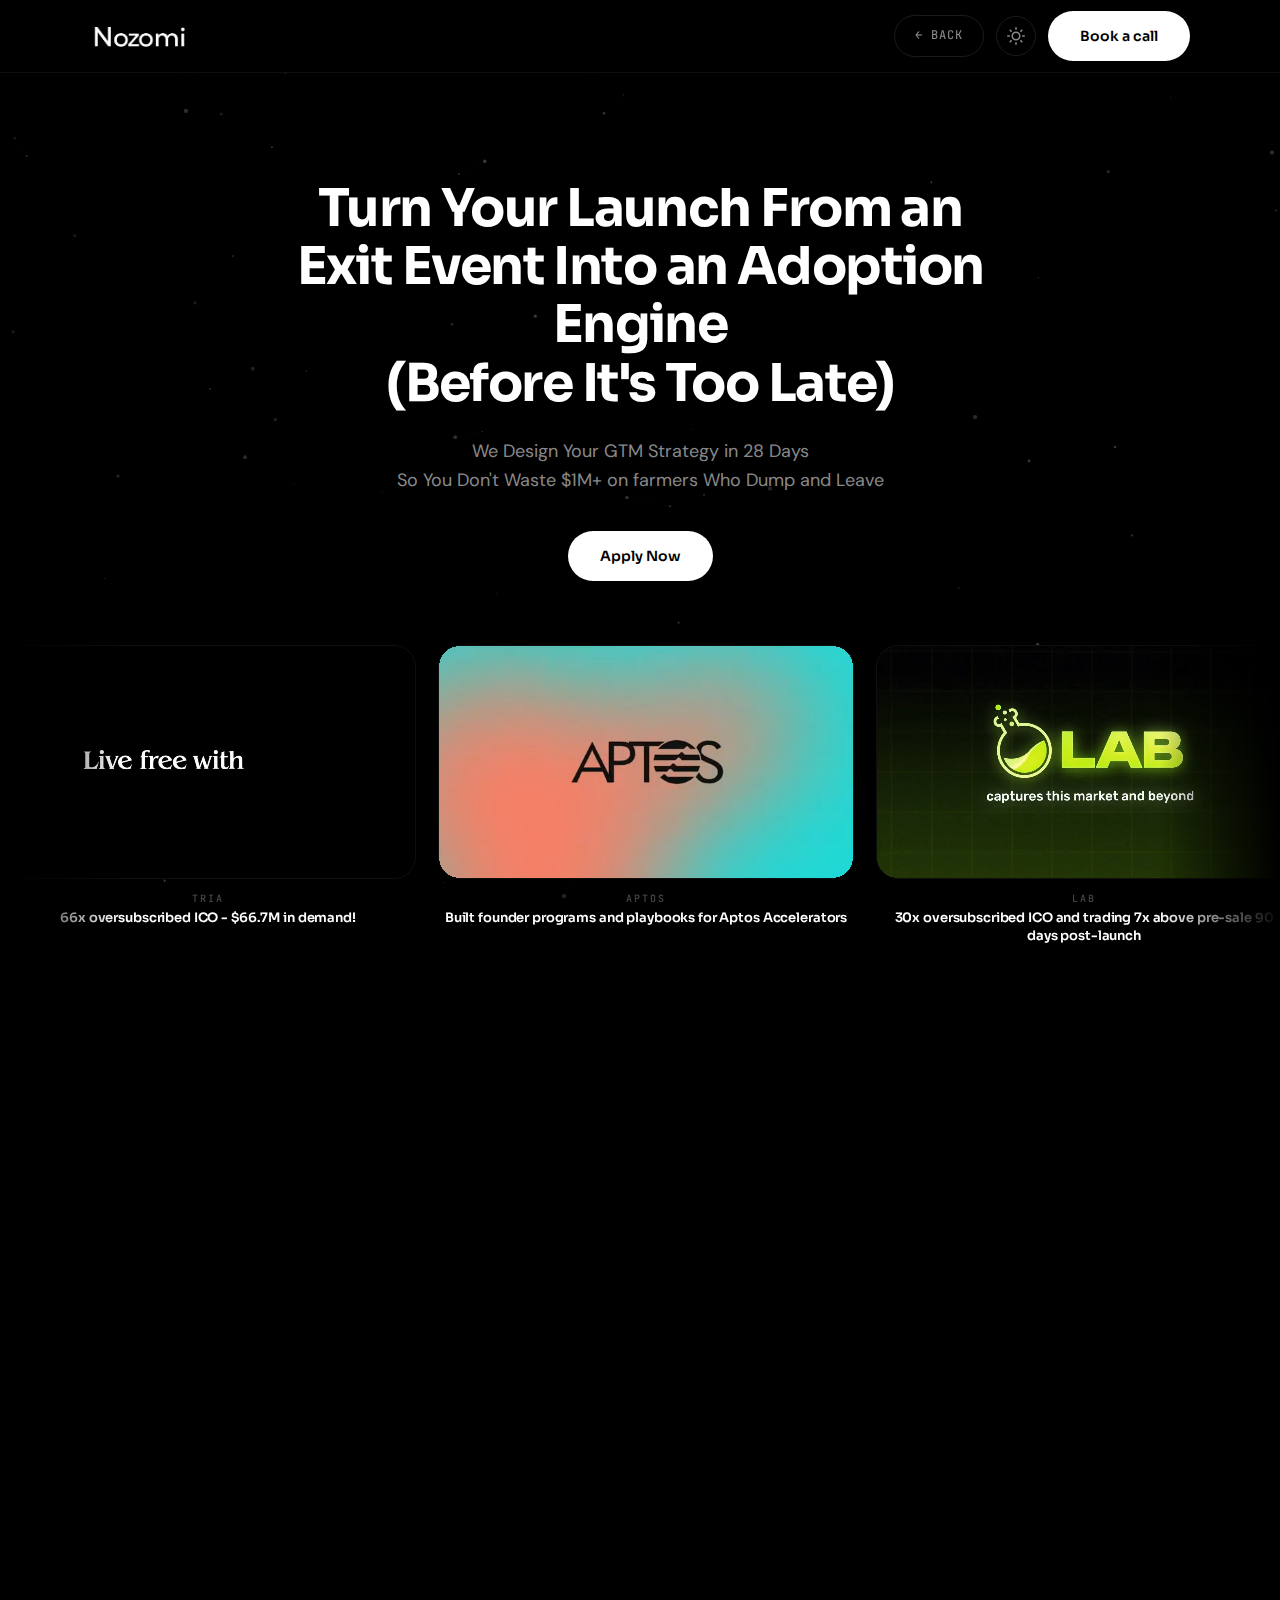
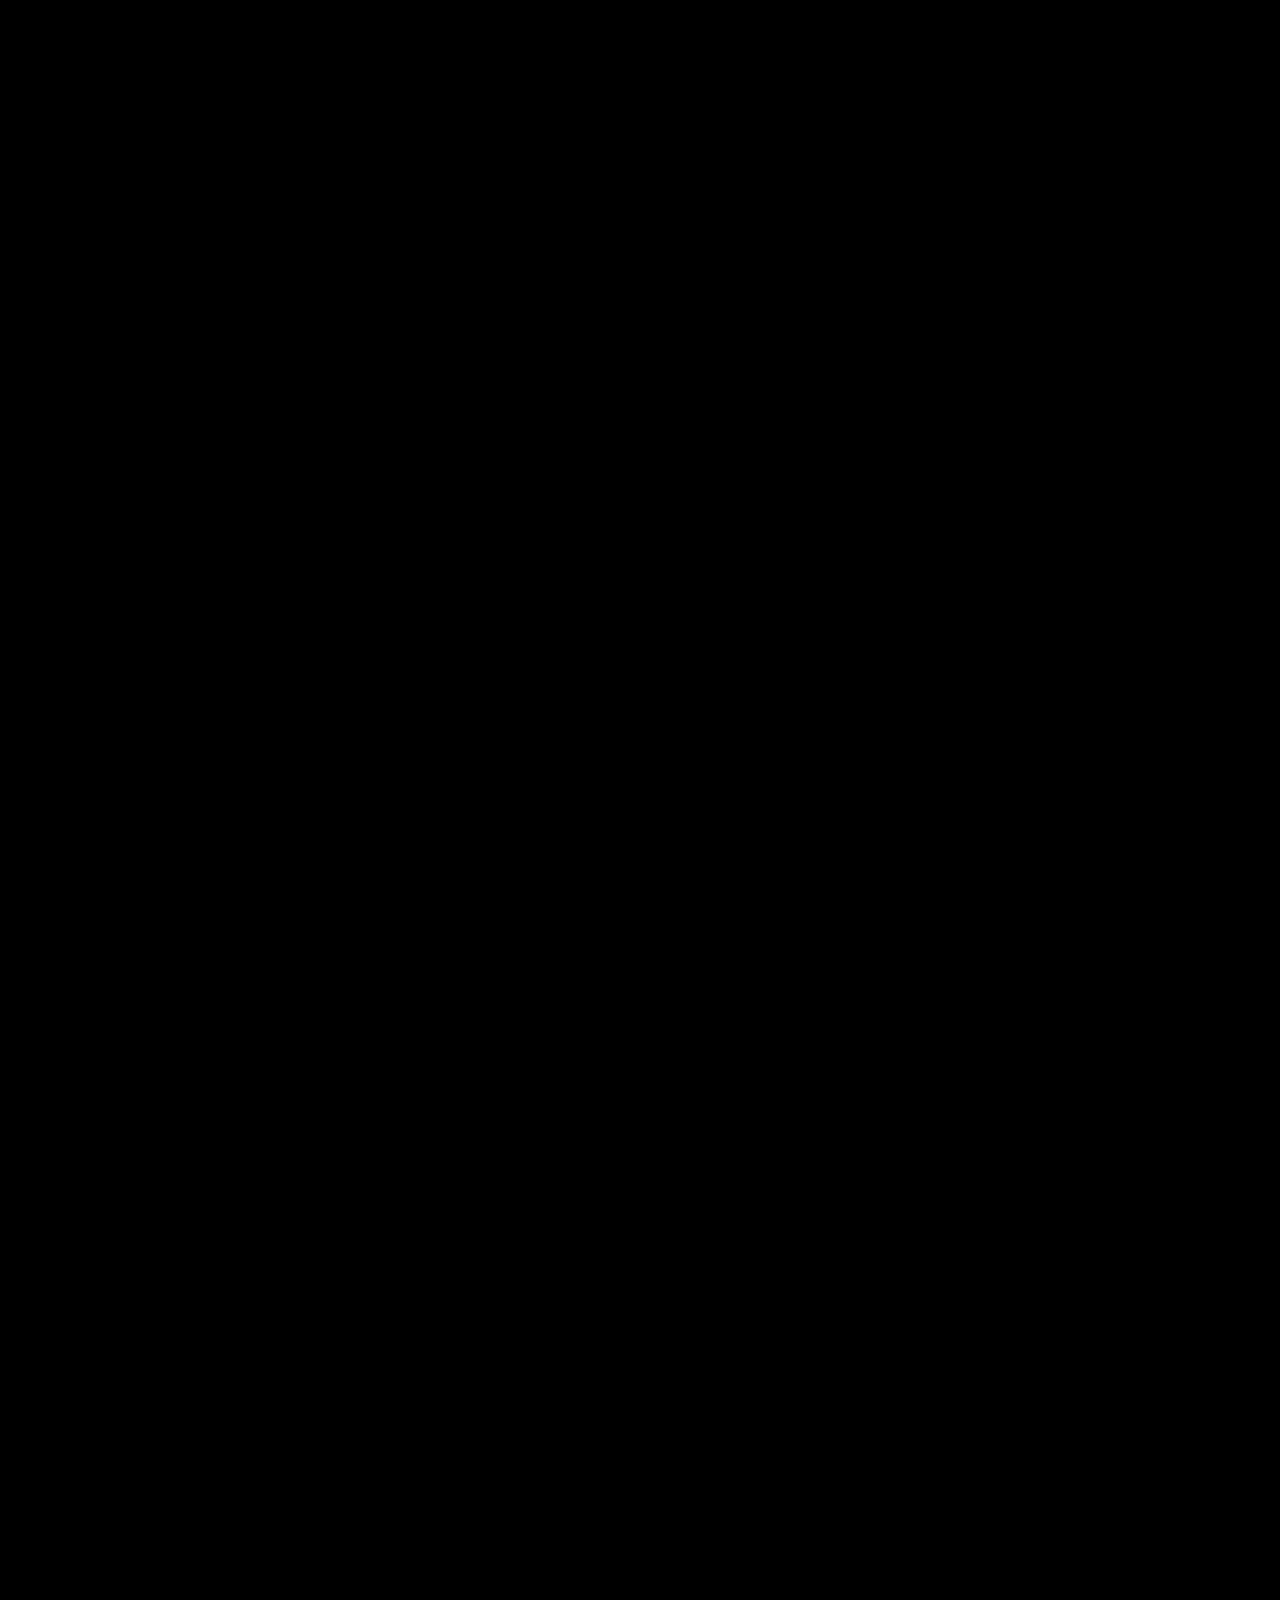
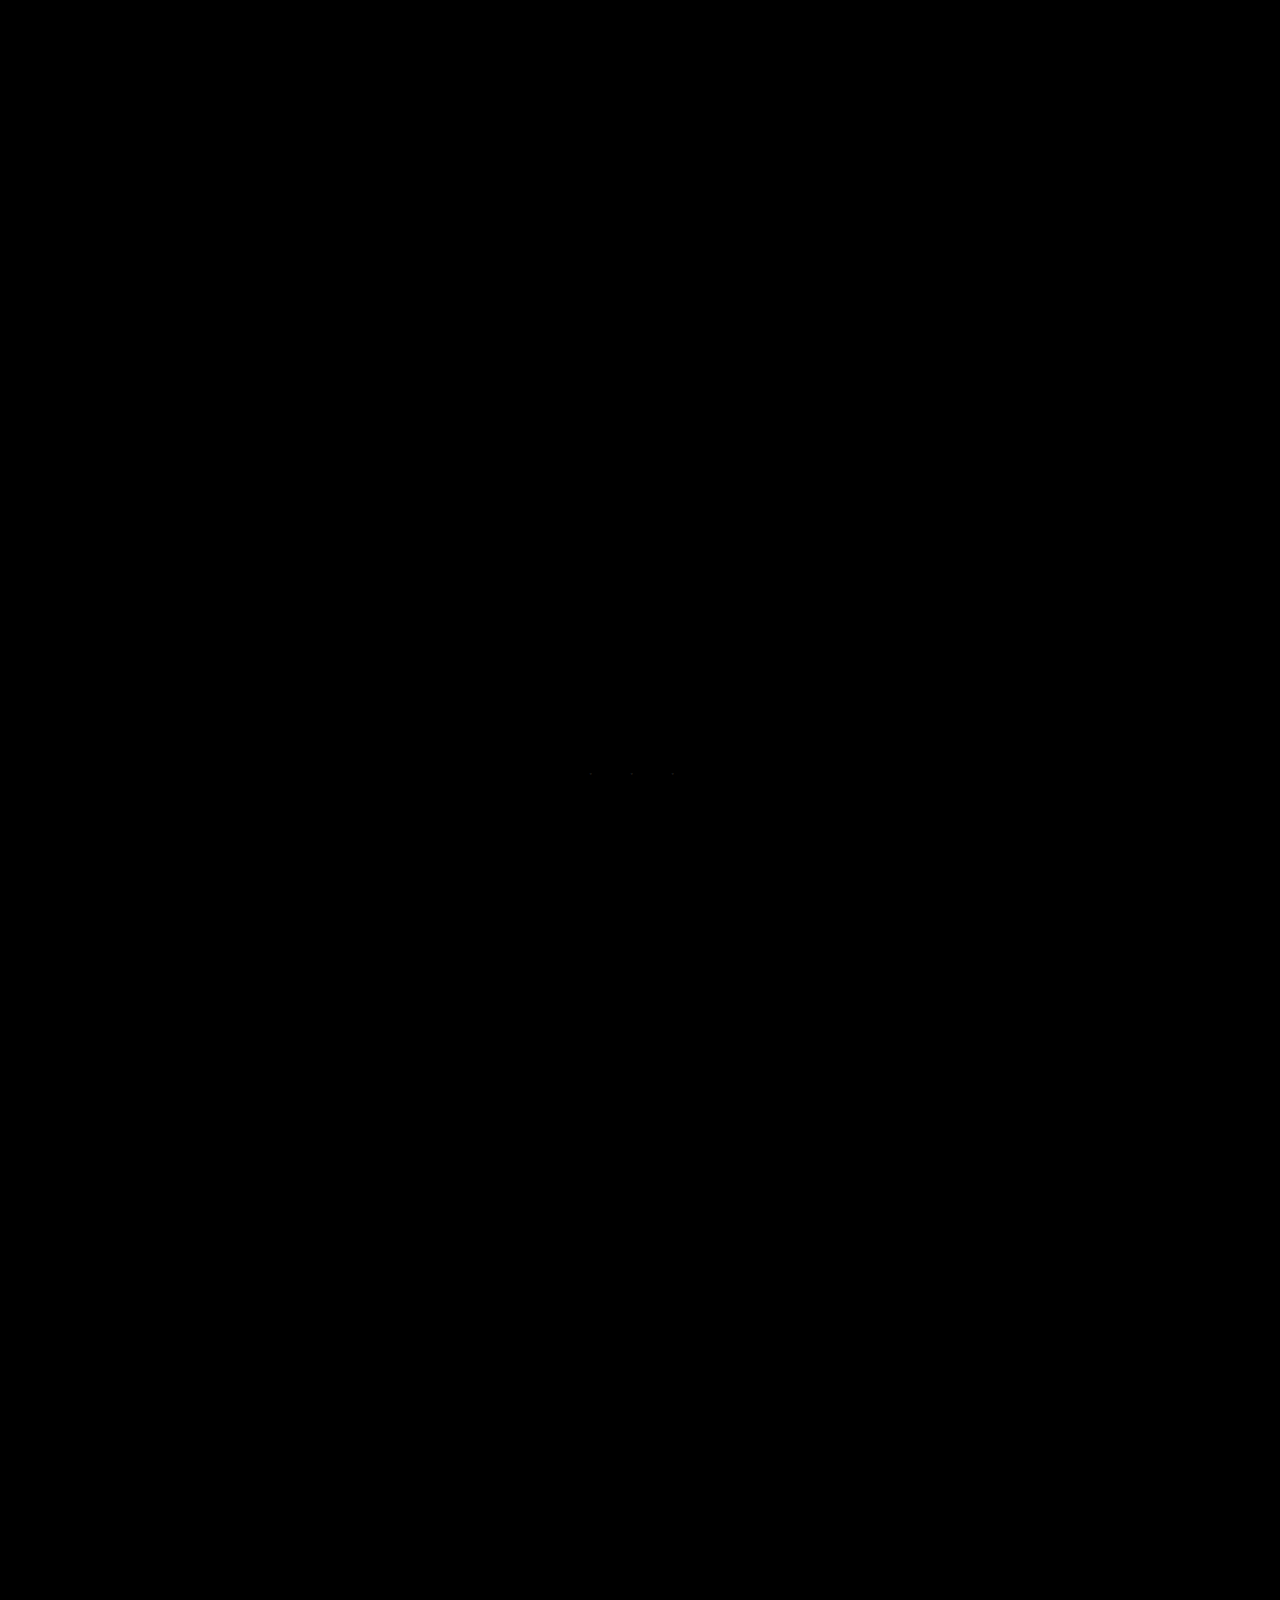
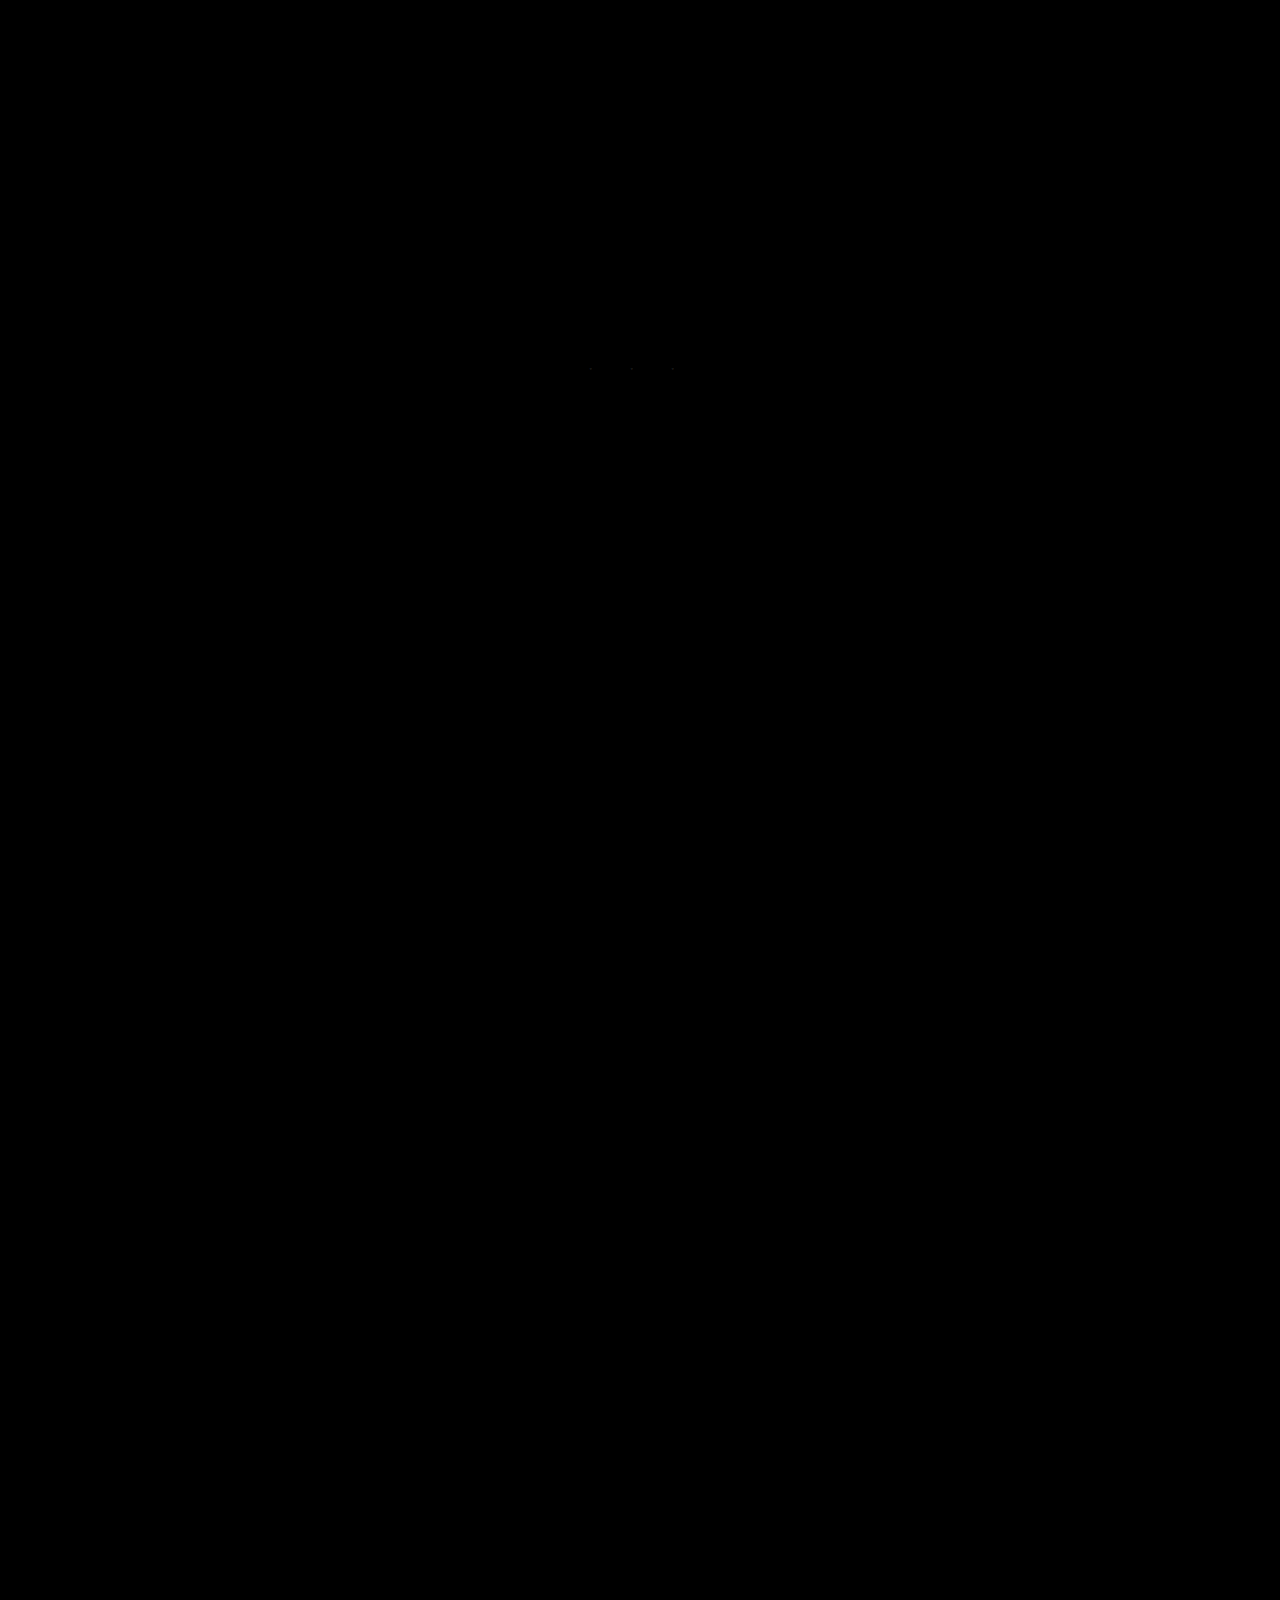
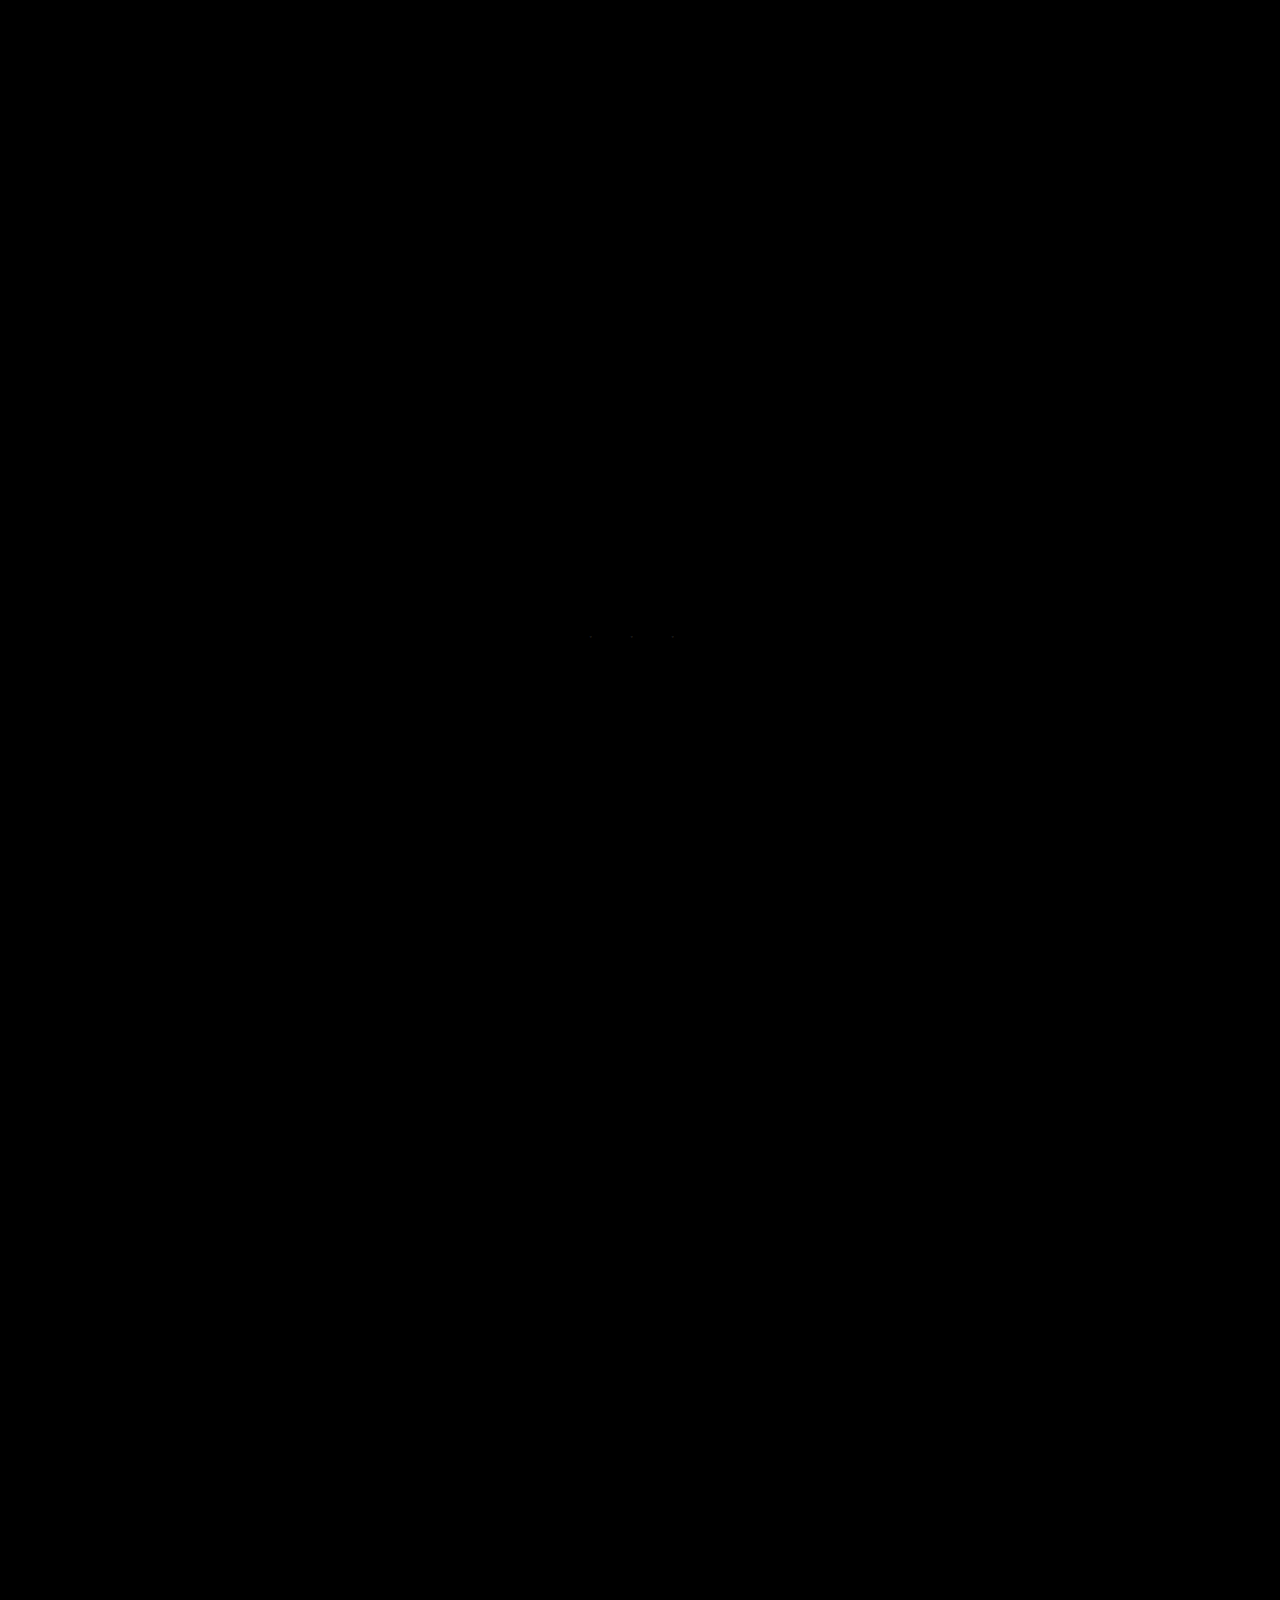
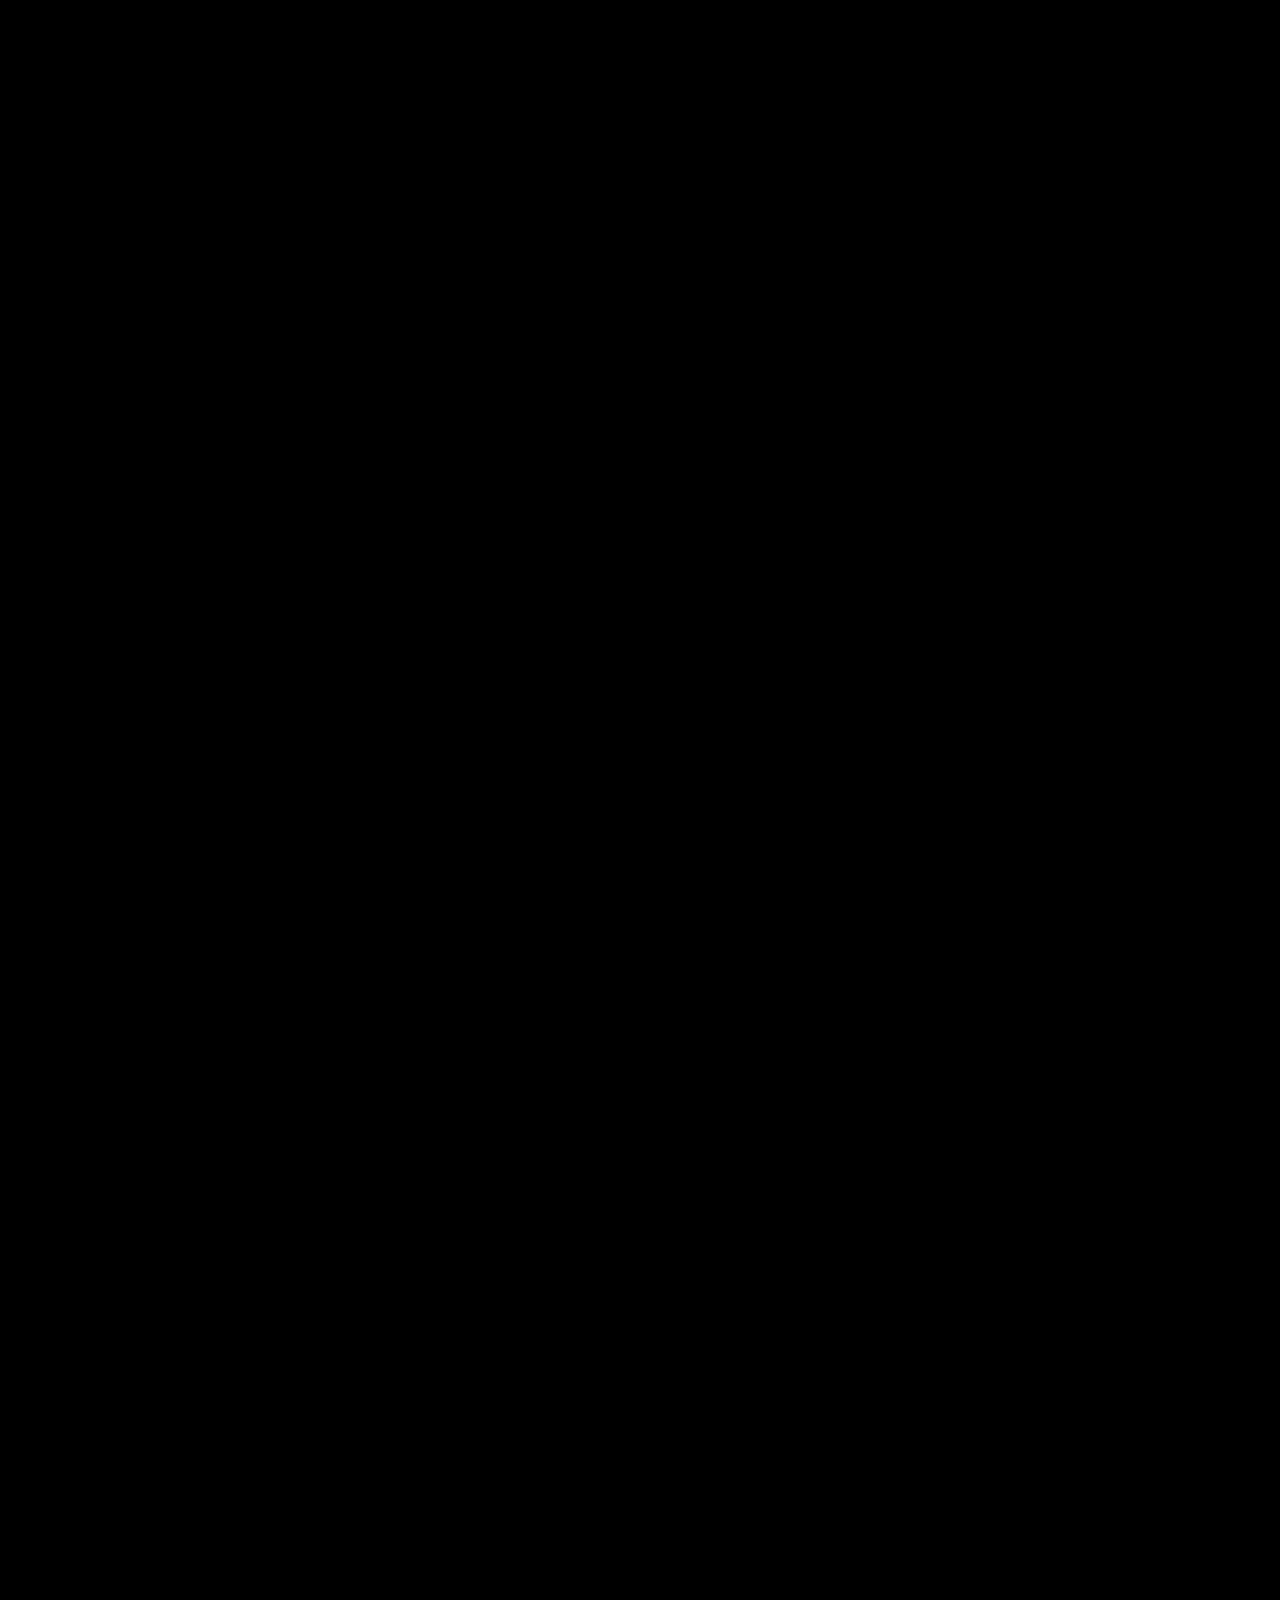
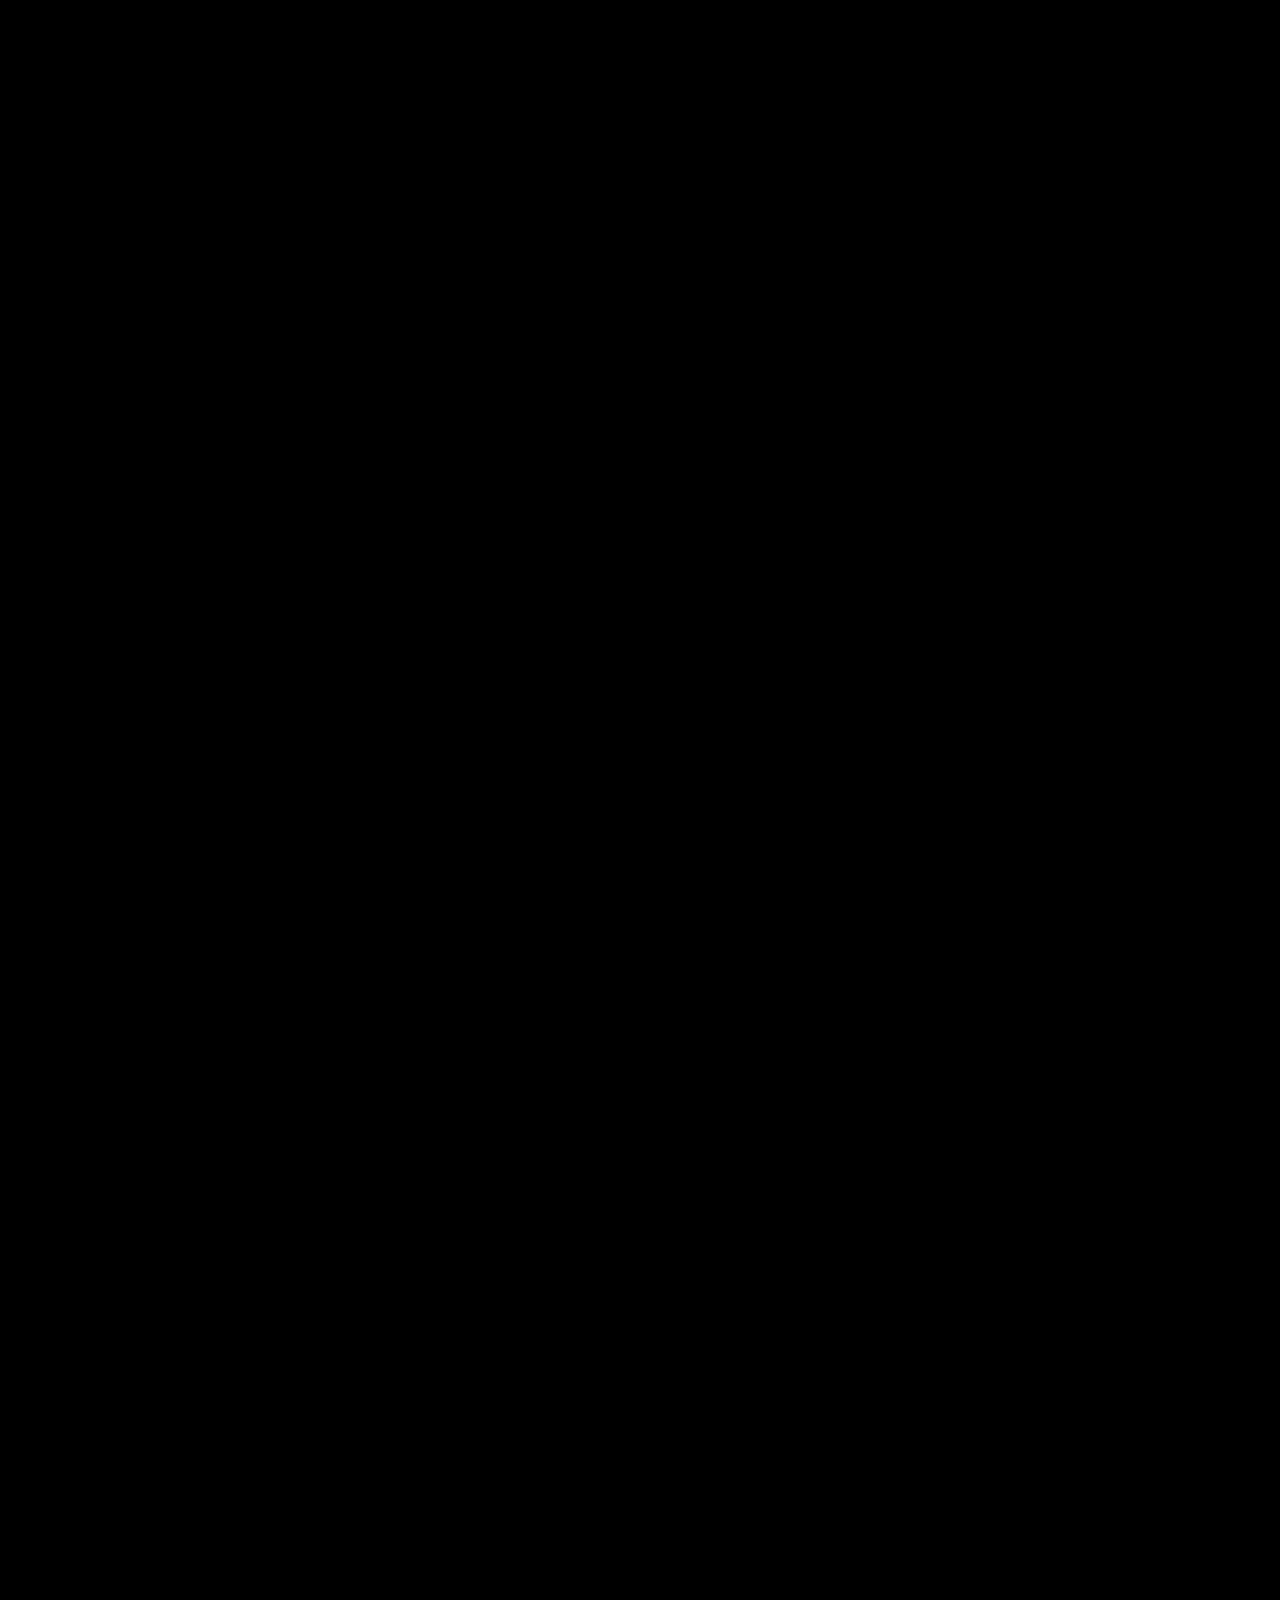
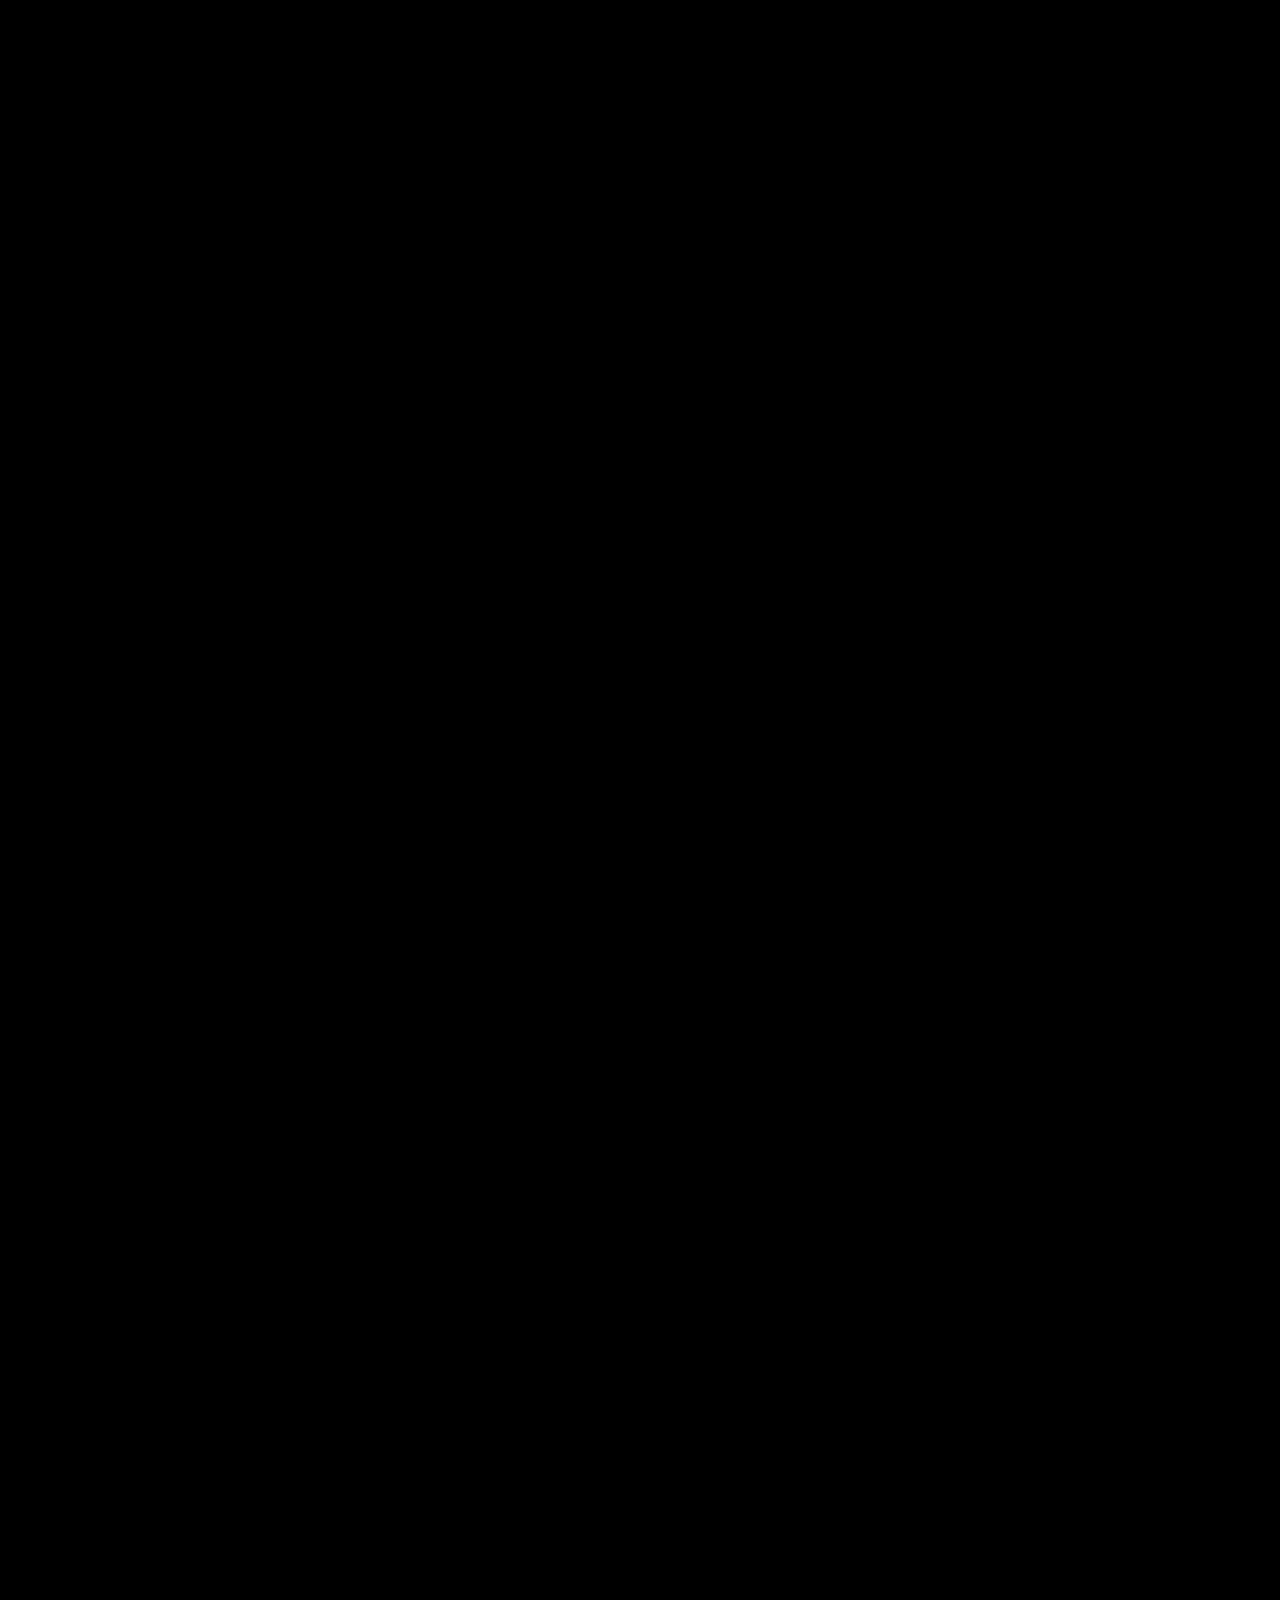
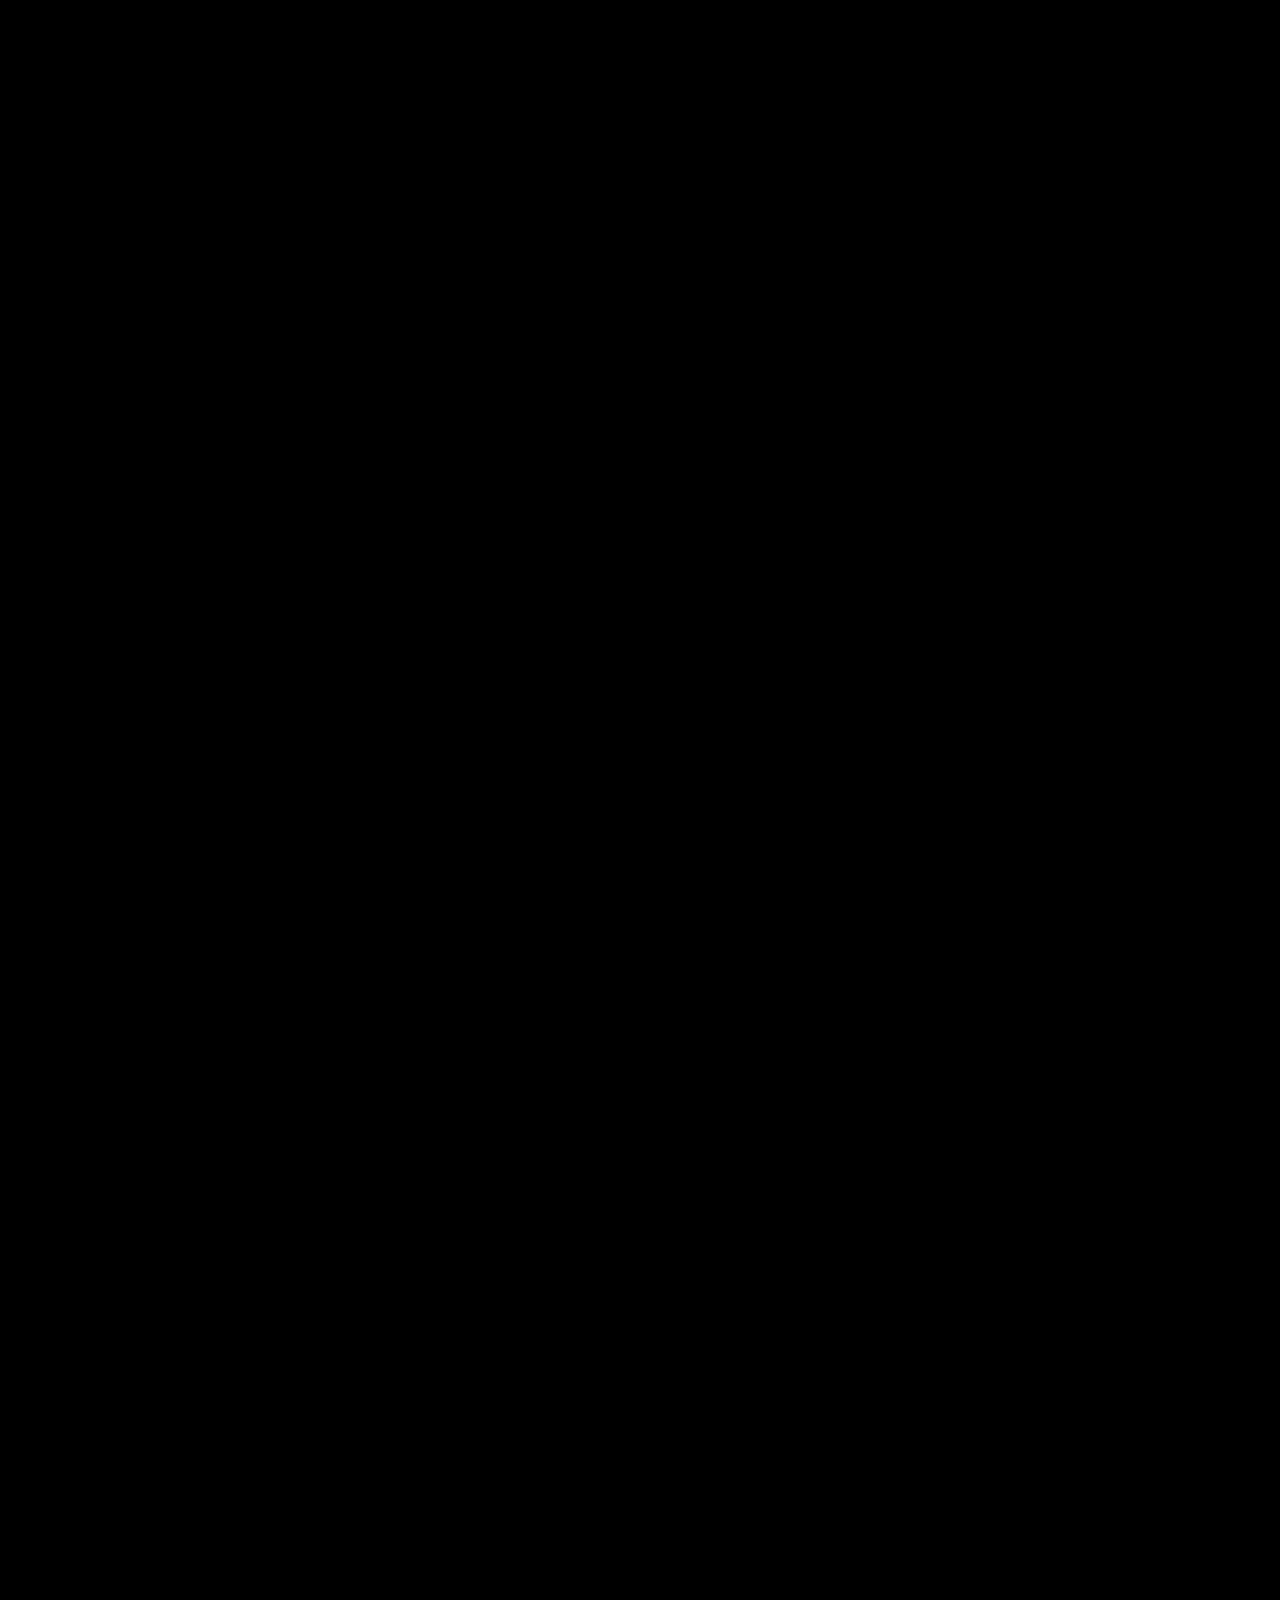
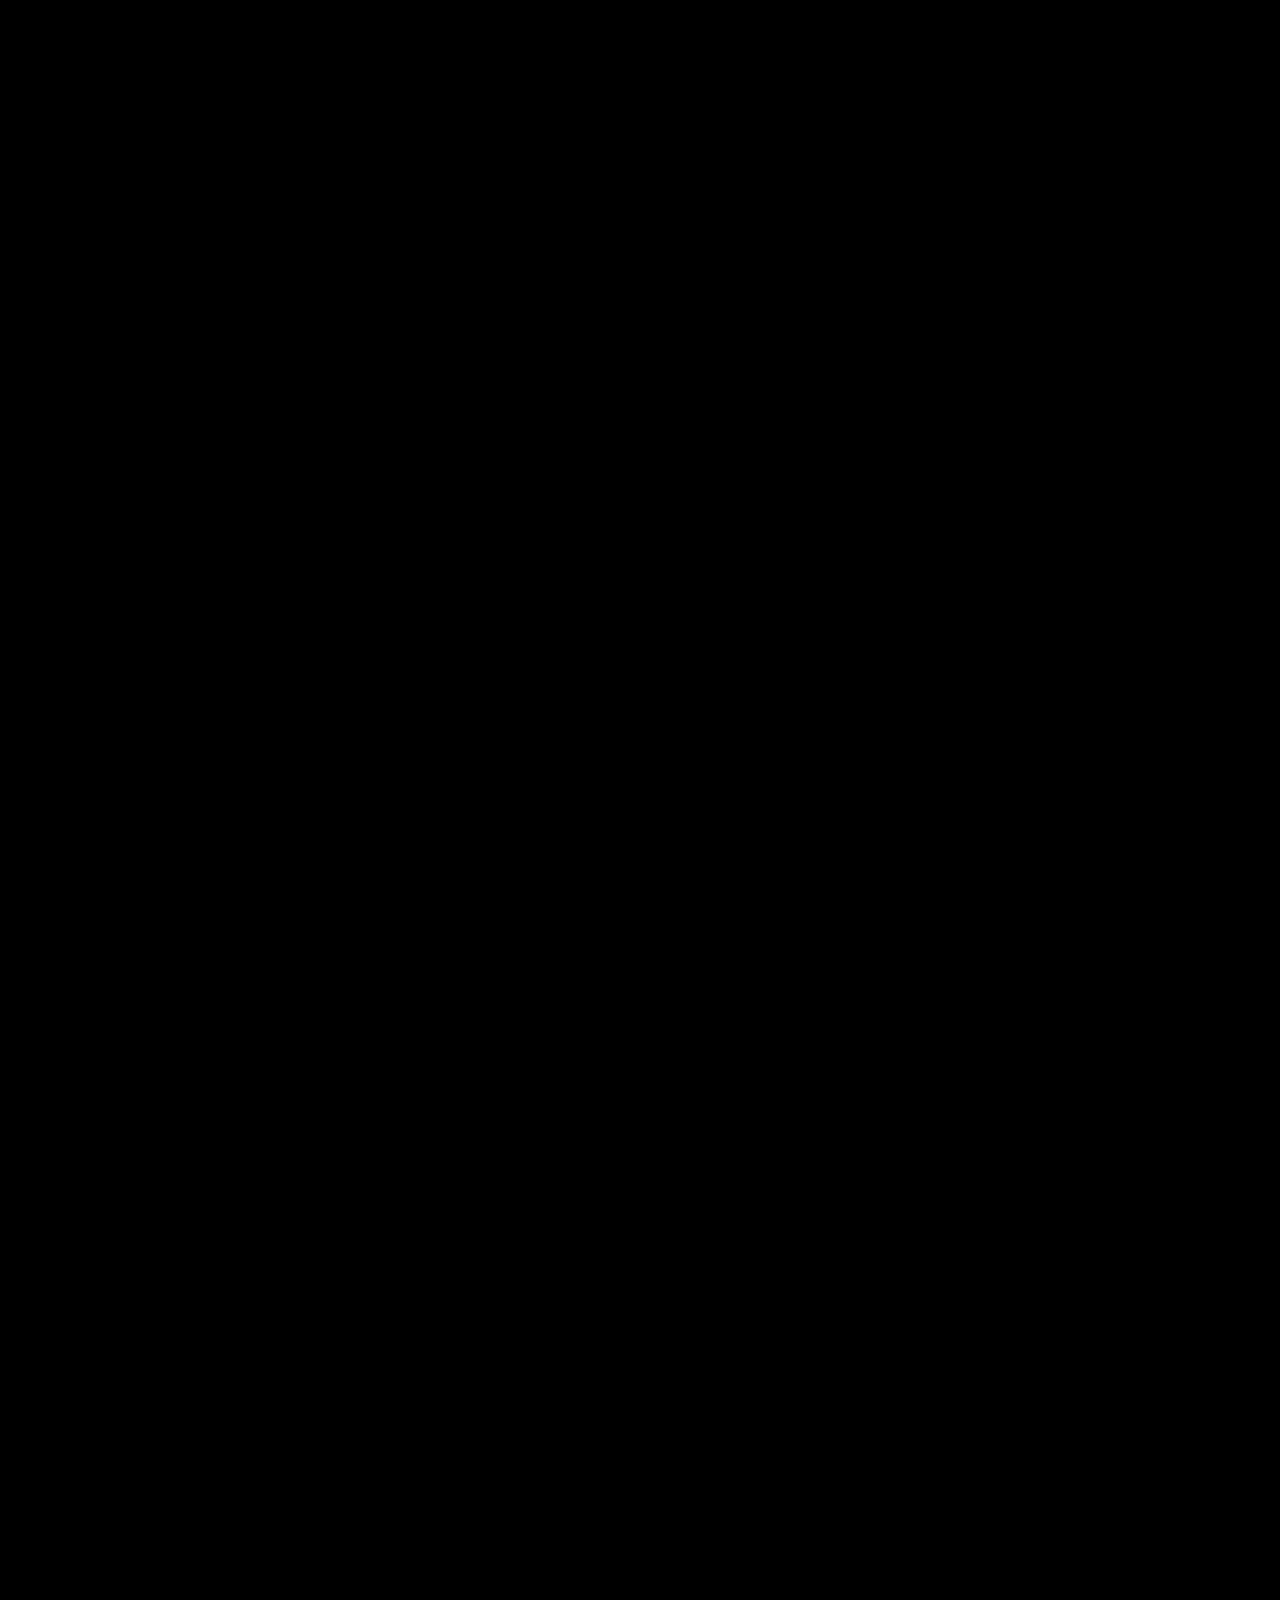
<file: gtm.html>
<!DOCTYPE html>
<html lang="en" data-theme="dark">
<head>
<meta charset="UTF-8">
<meta name="viewport" content="width=device-width, initial-scale=1.0">
<title>GTM Advisory — Nozomi</title>
<link rel="preconnect" href="https://fonts.googleapis.com">
<link href="https://fonts.googleapis.com/css2?family=Sora:wght@300;400;500;600;700;800&family=DM+Sans:ital,wght@0,300;0,400;0,500;0,700;1,400&family=JetBrains+Mono:wght@400;500&display=swap" rel="stylesheet">
<style>
:root { --font-display:'Sora',sans-serif; --font-body:'DM Sans',sans-serif; --font-mono:'JetBrains Mono',monospace; --ease-out-expo:cubic-bezier(0.16,1,0.3,1); --radius-sm:8px; --radius-md:14px; --radius-lg:22px; }
[data-theme="dark"] { --bg-primary:#000; --bg-secondary:#0a0a0a; --bg-card:#141414; --border-subtle:rgba(255,255,255,0.06); --border-medium:rgba(255,255,255,0.1); --text-primary:#fff; --text-secondary:rgba(255,255,255,0.55); --text-tertiary:rgba(255,255,255,0.3); --nav-bg:rgba(0,0,0,0.85); --particle-color:255,255,255; --particle-opacity:0.3; --particle-line-opacity:0.04; --glow-color:rgba(255,255,255,0.06); --shadow-md:0 8px 32px rgba(0,0,0,0.5); }
[data-theme="light"] { --bg-primary:#FAF6F1; --bg-secondary:#F3EDE6; --bg-card:#FFFFFF; --border-subtle:rgba(0,0,0,0.06); --border-medium:rgba(0,0,0,0.1); --text-primary:#0a0a0a; --text-secondary:rgba(0,0,0,0.55); --text-tertiary:rgba(0,0,0,0.3); --nav-bg:rgba(250,246,241,0.85); --particle-color:0,0,0; --particle-opacity:0.55; --particle-line-opacity:0.12; --glow-color:rgba(0,0,0,0.04); --shadow-md:0 8px 32px rgba(0,0,0,0.08); }
#particles-canvas{position:fixed;top:0;left:0;width:100%;height:100%;z-index:0;pointer-events:none;transition:opacity 0.3s ease}
.theme-morph{position:fixed;top:0;left:0;width:100%;height:100%;z-index:9999;pointer-events:none;background-size:100% 100%;background-position:0 0}
*,*::before,*::after{margin:0;padding:0;box-sizing:border-box}html{scroll-behavior:smooth}body{font-family:var(--font-body);background:var(--bg-primary);color:var(--text-primary);-webkit-font-smoothing:antialiased;line-height:1.6}a{color:inherit;text-decoration:none}img{max-width:100%;display:block}
.nav{position:fixed;top:0;width:100%;z-index:1000;padding:0 32px;background:var(--nav-bg);backdrop-filter:blur(20px);border-bottom:1px solid var(--border-subtle)}.nav-inner{max-width:1100px;margin:0 auto;display:flex;align-items:center;justify-content:space-between;height:72px}.nav-logo img{height:32px}[data-theme="dark"] .nav-logo .logo-light{display:none}[data-theme="light"] .nav-logo .logo-dark{display:none}.nav-actions{display:flex;align-items:center;gap:12px}.btn-back{font-family:var(--font-mono);font-size:12px;letter-spacing:1px;text-transform:uppercase;color:var(--text-secondary);padding:10px 20px;border:1px solid var(--border-medium);border-radius:100px;transition:all 0.3s ease}.btn-back:hover{color:var(--text-primary);border-color:var(--text-primary)}
.theme-toggle{width:40px;height:40px;border-radius:50%;border:1px solid var(--border-medium);background:transparent;cursor:pointer;display:flex;align-items:center;justify-content:center;transition:all 0.3s ease;color:var(--text-secondary)}.theme-toggle:hover{border-color:var(--text-primary);color:var(--text-primary)}.theme-toggle svg{width:18px;height:18px;stroke:currentColor;fill:none;stroke-width:2;stroke-linecap:round;stroke-linejoin:round}.btn-primary{font-family:var(--font-display);font-size:14px;font-weight:600;padding:14px 32px;border-radius:100px;transition:all 0.3s var(--ease-out-expo);cursor:pointer;border:none;display:inline-block}[data-theme="dark"] .btn-primary{background:#fff;color:#000}[data-theme="light"] .btn-primary{background:#000;color:#fff}.btn-primary:hover{transform:translateY(-2px)}
.container{max-width:760px;margin:0 auto;padding:0 32px}.container-wide{max-width:1100px;margin:0 auto;padding:0 32px}
.gtm-hero{padding:180px 0 100px;text-align:center}.gtm-hero h1{font-family:var(--font-display);font-size:clamp(32px,5vw,52px);font-weight:700;line-height:1.12;letter-spacing:-0.03em;margin-bottom:24px}.gtm-hero .subtitle{font-size:18px;color:var(--text-secondary);line-height:1.6;max-width:560px;margin:0 auto 36px}
.lf-section{padding:48px 0;position:relative;z-index:1}.lf-section+.lf-section{border-top:none}.section-label{font-family:var(--font-mono);font-size:11px;font-weight:500;letter-spacing:3px;text-transform:uppercase;color:var(--text-tertiary);margin-bottom:32px}.section-heading{font-family:var(--font-display);font-size:clamp(28px,4vw,42px);font-weight:700;line-height:1.15;letter-spacing:-0.02em;margin-bottom:48px}
.prose{max-width:720px}.prose p{font-size:17px;line-height:1.85;color:var(--text-secondary);margin-bottom:36px}.prose p strong{color:var(--text-primary);font-weight:600}.prose p.highlight{color:var(--text-primary);font-weight:600;font-size:19px}.prose p.dim{color:var(--text-tertiary)}.prose .spacer{height:28px}.prose .list-item{padding-left:20px;position:relative}.prose .list-item::before{content:'+';position:absolute;left:0;color:var(--text-tertiary);font-weight:600}
.tweet-embed{max-width:520px;margin:40px auto;background:var(--bg-card);border:1px solid var(--border-medium);border-radius:var(--radius-lg);padding:28px}.tweet-embed p{font-size:15px;line-height:1.6;margin-bottom:12px;color:var(--text-primary)}.tweet-embed .tweet-author{margin-bottom:16px}.tweet-embed .tweet-author-name{font-weight:600;font-size:15px}.tweet-embed .tweet-stats{display:flex;gap:20px;font-size:13px;color:var(--text-tertiary);margin-top:16px;padding-top:16px;border-top:1px solid var(--border-subtle)}
.img-placeholder{width:100%;max-width:520px;margin:40px auto;border-radius:var(--radius-lg);overflow:hidden;border:1px solid var(--border-medium)}.img-placeholder img{width:100%;display:block}
.deliverables-grid{display:grid;grid-template-columns:1fr 1fr;gap:20px;margin:48px 0}.deliverable-card{background:var(--bg-card);border:1px solid var(--border-subtle);border-radius:var(--radius-lg);padding:36px 28px;transition:all 0.4s var(--ease-out-expo);position:relative;overflow:hidden;transform-style:preserve-3d}.deliverable-card:hover{border-color:var(--border-medium);box-shadow:var(--shadow-md)}
.deliverable-card::before{content:'';position:absolute;width:400px;height:400px;border-radius:50%;background:radial-gradient(circle,var(--glow-color) 0%,transparent 70%);pointer-events:none;opacity:0;transition:opacity 0.4s ease;transform:translate(-50%,-50%);left:var(--glow-x,50%);top:var(--glow-y,50%);z-index:1}
.deliverable-card::after{content:'';position:absolute;top:0;left:0;right:0;height:1px;background:linear-gradient(90deg,transparent,var(--text-primary),transparent);opacity:0;transition:opacity 0.4s ease}
.deliverable-card:hover::before{opacity:1}.deliverable-card:hover::after{opacity:0.15}.deliverable-card .num{font-family:var(--font-mono);font-size:12px;color:var(--text-tertiary);letter-spacing:2px;margin-bottom:12px}.deliverable-card h3{font-family:var(--font-display);font-size:17px;font-weight:600;margin-bottom:12px;letter-spacing:-0.01em}.deliverable-card p{font-size:14px;color:var(--text-secondary);line-height:1.7}
.team-photos{display:flex;gap:24px;justify-content:center;margin:48px 0 40px}.team-photo{width:200px;height:200px;border-radius:var(--radius-lg);overflow:hidden;border:1px solid var(--border-medium)}.team-photo img{width:100%;height:100%;object-fit:cover}
.example-block{margin:48px 0;padding:36px;background:var(--bg-card);border:1px solid var(--border-subtle);border-radius:var(--radius-lg);position:relative;overflow:hidden;transform-style:preserve-3d;transition:all 0.4s var(--ease-out-expo)}
.example-block::before{content:'';position:absolute;width:400px;height:400px;border-radius:50%;background:radial-gradient(circle,var(--glow-color) 0%,transparent 70%);pointer-events:none;opacity:0;transition:opacity 0.4s ease;transform:translate(-50%,-50%);left:var(--glow-x,50%);top:var(--glow-y,50%);z-index:1}
.example-block::after{content:'';position:absolute;top:0;left:0;right:0;height:1px;background:linear-gradient(90deg,transparent,var(--text-primary),transparent);opacity:0;transition:opacity 0.4s ease}
.example-block:hover{border-color:var(--border-medium);box-shadow:var(--shadow-md)}.example-block:hover::before{opacity:1}.example-block:hover::after{opacity:0.15}.example-block .example-photo{width:280px;height:200px;margin:0 auto 24px;border-radius:var(--radius-md);overflow:hidden;border:1px solid var(--border-medium)}.example-block .example-photo img{width:100%;height:100%;object-fit:cover}.example-block h3{font-family:var(--font-display);font-size:20px;font-weight:700;margin-bottom:16px}.example-block p{font-size:15px;color:var(--text-secondary);line-height:1.7;margin-bottom:12px}.example-block p strong{color:var(--text-primary)}.example-block .list-item{padding-left:20px;position:relative}.example-block .list-item::before{content:'+';position:absolute;left:0;color:var(--text-tertiary);font-weight:600}
.for-grid{display:grid;grid-template-columns:1fr 1fr;gap:24px;margin:40px 0}.for-card{padding:28px;border-radius:var(--radius-lg);border:1px solid var(--border-subtle)}.for-card h4{font-family:var(--font-display);font-size:15px;font-weight:600;margin-bottom:16px}.for-card.yes{border-color:rgba(100,200,100,0.2)}.for-card.no{border-color:rgba(200,100,100,0.15)}.for-card li{font-size:14px;color:var(--text-secondary);line-height:1.7;margin-bottom:8px;list-style:none;padding-left:20px;position:relative}.for-card.yes li::before{content:'✓';position:absolute;left:0;color:rgba(100,200,100,0.7);font-weight:600}.for-card.no li::before{content:'✗';position:absolute;left:0;color:rgba(200,100,100,0.6);font-weight:600}
.cost-grid{display:grid;grid-template-columns:repeat(3,1fr);gap:16px;margin:40px 0;text-align:center}.cost-item{padding:24px;background:var(--bg-card);border:1px solid var(--border-subtle);border-radius:var(--radius-md);position:relative;overflow:hidden;transform-style:preserve-3d;transition:all 0.4s var(--ease-out-expo)}
.cost-item::before{content:'';position:absolute;width:400px;height:400px;border-radius:50%;background:radial-gradient(circle,var(--glow-color) 0%,transparent 70%);pointer-events:none;opacity:0;transition:opacity 0.4s ease;transform:translate(-50%,-50%);left:var(--glow-x,50%);top:var(--glow-y,50%);z-index:1}
.cost-item::after{content:'';position:absolute;top:0;left:0;right:0;height:1px;background:linear-gradient(90deg,transparent,var(--text-primary),transparent);opacity:0;transition:opacity 0.4s ease}
.cost-item:hover{border-color:var(--border-medium);box-shadow:var(--shadow-md)}.cost-item:hover::before{opacity:1}.cost-item:hover::after{opacity:0.15}.cost-item .amount{font-family:var(--font-display);font-size:22px;font-weight:700;margin-bottom:4px}.cost-item .label{font-size:13px;color:var(--text-tertiary)}
.pricing-box{background:var(--bg-card);border:1px solid var(--border-medium);border-radius:var(--radius-lg);padding:60px 48px;max-width:640px;margin:0 auto 48px;text-align:center;position:relative;overflow:hidden;transform-style:preserve-3d;transition:all 0.4s var(--ease-out-expo)}
.pricing-box::before{content:'';position:absolute;width:400px;height:400px;border-radius:50%;background:radial-gradient(circle,var(--glow-color) 0%,transparent 70%);pointer-events:none;opacity:0;transition:opacity 0.4s ease;transform:translate(-50%,-50%);left:var(--glow-x,50%);top:var(--glow-y,50%);z-index:1}
.pricing-box::after{content:'';position:absolute;top:0;left:0;right:0;height:1px;background:linear-gradient(90deg,transparent,var(--text-primary),transparent);opacity:0;transition:opacity 0.4s ease}
.pricing-box:hover::before{opacity:1}.pricing-box:hover::after{opacity:0.15}.pricing-box h3{font-family:var(--font-display);font-size:28px;font-weight:700;margin-bottom:8px}.pricing-box ul{list-style:none;text-align:left;margin:28px 0}.pricing-box li{font-size:15px;color:var(--text-secondary);padding:10px 0;border-bottom:1px solid var(--border-subtle);padding-left:24px;position:relative}.pricing-box li::before{content:'→';position:absolute;left:0;color:var(--text-tertiary)}.pricing-meta{display:flex;gap:32px;justify-content:center;margin-top:20px}.pricing-meta span{font-size:14px;color:var(--text-tertiary)}.pricing-meta strong{color:var(--text-secondary)}
.logo-row{display:grid;grid-template-columns:repeat(4,1fr);gap:14px;margin:40px 0}.logo-item{display:flex;align-items:center;justify-content:center;padding:20px 16px}.logo-item img{max-height:36px;object-fit:contain}[data-theme="dark"] .logo-item img{filter:invert(1) brightness(1.6);opacity:0.5}[data-theme="light"] .logo-item img{filter:grayscale(1) brightness(0.3);opacity:0.4}
.faq-item{border-bottom:1px solid var(--border-subtle)}.faq-item:first-child{border-top:1px solid var(--border-subtle)}.faq-q{display:flex;align-items:center;justify-content:space-between;padding:20px 0;cursor:pointer;gap:16px}.faq-q h4{font-family:var(--font-display);font-size:15px;font-weight:500}.faq-q:hover h4{color:var(--text-secondary)}.faq-toggle{font-size:20px;color:var(--text-tertiary);transition:transform 0.3s ease}.faq-a{max-height:0;overflow:hidden;transition:max-height 0.4s var(--ease-out-expo)}.faq-a p{font-size:14px;color:var(--text-secondary);line-height:1.8;padding-bottom:20px}.faq-item.open .faq-a{max-height:2000px}.faq-item.open .faq-toggle{transform:rotate(45deg)}
.final-cta{padding:100px 0;text-align:center;border-top:1px solid var(--border-subtle)}.final-cta h2{font-family:var(--font-display);font-size:clamp(28px,4vw,40px);font-weight:700;margin-bottom:20px;letter-spacing:-0.02em}.final-cta p{font-size:16px;color:var(--text-secondary);max-width:520px;margin:0 auto 16px;line-height:1.7}.final-cta .ps{font-size:13px;color:var(--text-tertiary);max-width:580px;margin:32px auto 0;line-height:1.7;font-style:italic}
.reading-progress{position:fixed;top:0;left:0;width:0%;height:2px;background:var(--text-primary);z-index:1001;transition:width 0.1s linear;opacity:0.6}
.pull-quote{font-family:var(--font-display);font-size:clamp(24px,3.5vw,36px);font-weight:700;line-height:1.25;letter-spacing:-0.02em;color:var(--text-primary);text-align:center;max-width:700px;margin:40px auto;padding:36px 0;position:relative}
.pull-quote::before{content:'';position:absolute;top:0;left:50%;transform:translateX(-50%);width:60px;height:2px;background:var(--text-tertiary)}
.pull-quote::after{content:'';position:absolute;bottom:0;left:50%;transform:translateX(-50%);width:60px;height:2px;background:var(--text-tertiary)}
.mid-cta{text-align:center;padding:32px 0;margin:0}
.mid-cta .btn-primary{font-size:15px;padding:16px 36px}
.mid-cta p{font-size:13px;color:var(--text-tertiary);margin-top:12px;font-style:italic}
.dot-divider{text-align:center;padding:8px 0;color:rgba(255,255,255,0.1);font-size:18px;letter-spacing:16px}
[data-theme="light"] .dot-divider{color:rgba(0,0,0,0.1)}
.deliverable-card-v2{background:var(--bg-card);border:1px solid var(--border-subtle);border-radius:var(--radius-lg);padding:44px 36px;transition:all 0.4s var(--ease-out-expo);position:relative;overflow:hidden;transform-style:preserve-3d}
.deliverable-card-v2:hover{border-color:var(--border-medium);box-shadow:var(--shadow-md)}
.deliverable-card-v2::before{content:'';position:absolute;width:400px;height:400px;border-radius:50%;background:radial-gradient(circle,var(--glow-color) 0%,transparent 70%);pointer-events:none;opacity:0;transition:opacity 0.4s ease;transform:translate(-50%,-50%);left:var(--glow-x,50%);top:var(--glow-y,50%);z-index:1}
.deliverable-card-v2::after{content:'';position:absolute;top:0;left:0;right:0;height:1px;background:linear-gradient(90deg,transparent,var(--text-primary),transparent);opacity:0;transition:opacity 0.4s ease}
.deliverable-card-v2:hover::before{opacity:1}.deliverable-card-v2:hover::after{opacity:0.15}
.deliverable-card-v2 .num{font-family:var(--font-display);font-size:48px;font-weight:800;color:rgba(255,255,255,0.08);letter-spacing:-0.02em;margin-bottom:16px;line-height:1}
[data-theme="light"] .deliverable-card-v2 .num{color:rgba(0,0,0,0.06)}
.deliverable-card-v2 h3{font-family:var(--font-display);font-size:20px;font-weight:700;margin-bottom:14px;letter-spacing:-0.01em}
.deliverable-card-v2 p{font-size:15px;color:var(--text-secondary);line-height:1.75}
.mobile-sticky-cta{display:none;position:fixed;bottom:0;left:0;right:0;padding:12px 20px;background:var(--nav-bg);backdrop-filter:blur(20px);border-top:1px solid var(--border-subtle);z-index:999;text-align:center}
.mobile-sticky-cta .btn-primary{width:100%;justify-content:center;text-align:center;display:block;padding:16px}
@media(max-width:768px){.mobile-sticky-cta{display:block}body{padding-bottom:70px}}
.footer-mini{padding:32px 0;border-top:1px solid var(--border-subtle);text-align:center;font-size:13px;color:var(--text-tertiary)}
.hero-carousel{width:100vw;margin-left:calc(-50vw + 50%);overflow:hidden;position:relative;margin-top:64px}.hero-carousel::before,.hero-carousel::after{content:'';position:absolute;top:0;bottom:0;width:120px;z-index:3;pointer-events:none}.hero-carousel::before{left:0;background:linear-gradient(90deg,var(--bg-primary),transparent)}.hero-carousel::after{right:0;background:linear-gradient(270deg,var(--bg-primary),transparent)}@keyframes slideMarquee{0%{transform:translateX(0)}100%{transform:translateX(-50%)}}.hero-carousel-track{display:flex;gap:22px;animation:slideMarquee 50s linear infinite;width:max-content}.hero-carousel-track:hover{animation-play-state:paused}.carousel-slide{width:416px;border-radius:var(--radius-lg);overflow:visible;position:relative;flex-shrink:0;transition:all 0.4s ease;display:flex;flex-direction:column;gap:12px}.slide-video-wrap{position:relative;width:100%;aspect-ratio:16/9;overflow:hidden;background:#000;border-radius:var(--radius-lg);border:1px solid var(--border-subtle);transition:border-color 0.3s ease,box-shadow 0.3s ease}.carousel-slide:hover .slide-video-wrap{border-color:var(--border-medium)}.slide-video-wrap video{width:100%;height:100%;object-fit:cover;display:block}.slide-video-wrap img{width:100%;height:100%;object-fit:cover;display:block;position:absolute;inset:0;z-index:1;transition:opacity 0.4s ease}.slide-video-wrap.playing img{opacity:0;pointer-events:none}.slide-info{padding:0 4px}.slide-tag{font-family:var(--font-mono);font-size:10px;letter-spacing:2px;text-transform:uppercase;color:var(--text-tertiary);margin-bottom:2px;display:block}.slide-title{font-family:var(--font-display);font-size:13px;font-weight:600;letter-spacing:-0.01em;line-height:1.4;display:block}
@media(max-width:900px){.carousel-slide{width:336px}}@media(max-width:600px){.carousel-slide{width:272px}}
.reveal{opacity:0;transform:translateY(30px);transition:opacity 0.8s var(--ease-out-expo),transform 0.8s var(--ease-out-expo)}.reveal.visible{opacity:1;transform:none}
@media(max-width:768px){.deliverables-grid{grid-template-columns:1fr}.for-grid{grid-template-columns:1fr}.cost-grid{grid-template-columns:1fr}.logo-row{grid-template-columns:repeat(2,1fr)}.team-photos{flex-direction:column;align-items:center}.container{padding:0 20px}}
</style>
</head>
<body>
<div class="reading-progress" id="readingProgress"></div>
<canvas id="particles-canvas"></canvas>
<div class="theme-morph" id="themeMorph"></div>
<nav class="nav"><div class="nav-inner"><a href="index.html" class="nav-logo"><img class="logo-dark" src="images/Nozomi_Logo_White (1).png" alt="Nozomi" height="32"><img class="logo-light" src="images/Nozomi_Logo_Black (2).png" alt="Nozomi" height="32"></a><div class="nav-actions"><a href="index.html" class="btn-back">← Back</a><button id="themeToggle" class="theme-toggle" aria-label="Toggle theme"><svg viewBox="0 0 24 24"><circle cx="12" cy="12" r="5"/><line x1="12" y1="1" x2="12" y2="3"/><line x1="12" y1="21" x2="12" y2="23"/><line x1="4.22" y1="4.22" x2="5.64" y2="5.64"/><line x1="18.36" y1="18.36" x2="19.78" y2="19.78"/><line x1="1" y1="12" x2="3" y2="12"/><line x1="21" y1="12" x2="23" y2="12"/><line x1="4.22" y1="19.78" x2="5.64" y2="18.36"/><line x1="18.36" y1="5.64" x2="19.78" y2="4.22"/></svg></button><a href="#apply" class="btn-primary">Book a call</a></div></div></nav>

<section class="gtm-hero"><div class="container"><h1 class="reveal">Turn Your Launch From an Exit Event Into an Adoption Engine<br>(Before It's Too Late)</h1><p class="subtitle reveal">We Design Your GTM Strategy in 28 Days<br>So You Don't Waste $1M+ on farmers Who Dump and Leave</p><a href="#apply" class="btn-primary reveal">Apply Now</a></div>
    <div class="hero-carousel">
        <div class="hero-carousel-track">
            <div class="carousel-slide"><div class="slide-video-wrap"><video src="videos/Tria.mp4.mp4" autoplay muted loop playsinline preload="auto"></video><img src="images/Tria-thumbnail.webp" alt="Tria" loading="lazy"></div><div class="slide-info"><span class="slide-tag">Tria</span><span class="slide-title">66x oversubscribed ICO - $66.7M in demand!</span></div></div>
            <div class="carousel-slide"><div class="slide-video-wrap"><video src="videos/aptos mp4.mp4" autoplay muted loop playsinline preload="auto"></video><img src="images/APTOS thumbnail.jpg" alt="Aptos" loading="lazy"></div><div class="slide-info"><span class="slide-tag">Aptos</span><span class="slide-title">Built founder programs and playbooks for Aptos Accelerators</span></div></div>
            <div class="carousel-slide"><div class="slide-video-wrap"><video src="videos/lab.mp4.mp4" autoplay muted loop playsinline preload="auto"></video><img src="images/Lab thumnail.png" alt="Lab" loading="lazy"></div><div class="slide-info"><span class="slide-tag">Lab</span><span class="slide-title">30x oversubscribed ICO and trading 7x above pre-sale 90 days post-launch</span></div></div>
            <div class="carousel-slide"><div class="slide-video-wrap"><video src="videos/immutable.mp4.mp4" autoplay muted loop playsinline preload="auto"></video><img src="images/immutable thumbnail.jpg" alt="Immutable" loading="lazy"></div><div class="slide-info"><span class="slide-tag">Immutable</span><span class="slide-title">70% average increase in growth across portfolio projects</span></div></div>
            <div class="carousel-slide"><div class="slide-video-wrap"><video src="videos/gods-unchained.mp4.mp4" autoplay muted loop playsinline preload="auto"></video><img src="images/godsUnchained thumbnail.webp" alt="Gods Unchained" loading="lazy"></div><div class="slide-info"><span class="slide-tag">Gods Unchained</span><span class="slide-title">Achieved a two-year ATH in wallets and users during the bear market</span></div></div>
            <div class="carousel-slide"><div class="slide-video-wrap"><video src="videos/guild-of-guardians.mp4.mp4" autoplay muted loop playsinline preload="auto"></video><img src="images/guild-of-guardians-thumbnail.webp" alt="Guild of Guardians" loading="lazy"></div><div class="slide-info"><span class="slide-tag">Guild of Guardians</span><span class="slide-title">Increased waitlist from 20,000 to over 1 million in 6 months</span></div></div>
            <div class="carousel-slide"><div class="slide-video-wrap"><video src="videos/Tria.mp4.mp4" autoplay muted loop playsinline preload="auto"></video><img src="images/Tria-thumbnail.webp" alt="Tria" loading="lazy"></div><div class="slide-info"><span class="slide-tag">Tria</span><span class="slide-title">66x oversubscribed ICO - $66.7M in demand!</span></div></div>
            <div class="carousel-slide"><div class="slide-video-wrap"><video src="videos/aptos mp4.mp4" autoplay muted loop playsinline preload="auto"></video><img src="images/APTOS thumbnail.jpg" alt="Aptos" loading="lazy"></div><div class="slide-info"><span class="slide-tag">Aptos</span><span class="slide-title">Built founder programs and playbooks for Aptos Accelerators</span></div></div>
            <div class="carousel-slide"><div class="slide-video-wrap"><video src="videos/lab.mp4.mp4" autoplay muted loop playsinline preload="auto"></video><img src="images/Lab thumnail.png" alt="Lab" loading="lazy"></div><div class="slide-info"><span class="slide-tag">Lab</span><span class="slide-title">30x oversubscribed ICO and trading 7x above pre-sale 90 days post-launch</span></div></div>
            <div class="carousel-slide"><div class="slide-video-wrap"><video src="videos/immutable.mp4.mp4" autoplay muted loop playsinline preload="auto"></video><img src="images/immutable thumbnail.jpg" alt="Immutable" loading="lazy"></div><div class="slide-info"><span class="slide-tag">Immutable</span><span class="slide-title">70% average increase in growth across portfolio projects</span></div></div>
            <div class="carousel-slide"><div class="slide-video-wrap"><video src="videos/gods-unchained.mp4.mp4" autoplay muted loop playsinline preload="auto"></video><img src="images/godsUnchained thumbnail.webp" alt="Gods Unchained" loading="lazy"></div><div class="slide-info"><span class="slide-tag">Gods Unchained</span><span class="slide-title">Achieved a two-year ATH in wallets and users during the bear market</span></div></div>
            <div class="carousel-slide"><div class="slide-video-wrap"><video src="videos/guild-of-guardians.mp4.mp4" autoplay muted loop playsinline preload="auto"></video><img src="images/guild-of-guardians-thumbnail.webp" alt="Guild of Guardians" loading="lazy"></div><div class="slide-info"><span class="slide-tag">Guild of Guardians</span><span class="slide-title">Increased waitlist from 20,000 to over 1 million in 6 months</span></div></div>
        </div>
    </div>
</section>

<section class="lf-section"><div class="container"><div class="section-label reveal">The Problem</div><h2 class="section-heading reveal">THE PROBLEM</h2><div class="img-placeholder reveal"><img src="images/the problem image GTM.png" alt="The Problem"></div><div class="prose reveal"><p>Okay we've all seen that "X" post floating around...</p><p class="highlight">85% of token launches in 2025 crashed 70%+ within 48 hours.</p><p>These weren't shitcoins run by anonymous devs.</p><p>These were real teams with "great" metrics.</p><p class="list-item">Raised millions from tier 1 VCs</p><p class="list-item">$100M+ TVL.</p><p class="list-item">100K+ wallet connects.</p><p class="list-item">Millions spent on KOL campaigns.</p><p class="list-item">Trending on CT.</p><p>Everything looked perfect.</p><p class="highlight">Then TGE hit.</p><p>And the founder sat there thinking: "Wtf just happened?"</p><div class="spacer"></div><p>Here's what happened:</p><p class="highlight">Your GTM strategy attracted farmers, not owners.</p><p>You optimized for wallet count.</p><p>They optimized for extraction.</p><p>You rewarded everyone equally.</p><p>They did the minimum and left.</p><p>They thought 100,000 wallets meant 100,000 believers.</p><p class="highlight">It didn't.</p><p>And now?</p><p>They can't undo it.</p><p>Their token's distributed.</p><p>Their holders dumped.</p><p>Their network's dead.</p><p>The worst part?</p><p class="highlight">This was decided 12 months ago when they designed their GTM.</p><p>By the time tokens unlock, the outcome is already set.</p></div></div></section>

<div class="dot-divider">· · ·</div>

<section class="lf-section"><div class="container"><div class="section-label reveal">How We Help</div><h2 class="section-heading reveal">In 28 days, We build your GTM so you launch with an adoption engine not an exit event.</h2><div class="prose reveal"><p>Here's what that means:</p><p>In Web2, you optimized for power users, people who brought exponentially more value than normal users.</p><p>In Web3, you need something similar.</p><p class="highlight">We call them Power Citizens.</p><p>People who are exponentially more valuable because they don't just use your product.</p><p>They <strong>use</strong> it, <strong>contribute</strong> to it, <strong>advocate</strong> for it, and <strong>invest</strong> in it.</p><p>They're co-owners.</p><p>Not extractors.</p><p>Web3 was supposed to blur the lines between founder, employee, user, investor.</p><p class="highlight">That's what we design in 28 days:</p><p>Your complete GTM strategy that attracts Power Citizens who stay and not farmers who dump.</p></div></div></section>

<div class="dot-divider">· · ·</div>

<section class="lf-section"><div class="container"><div class="section-label reveal">Who We Are</div><h2 class="section-heading reveal">Who We Are</h2><div class="team-photos reveal"><div class="team-photo"><img src="images/Loui.jpg" alt="Louis"></div><div class="team-photo"><img src="images/Jinelle.png" alt="Jinelle"></div></div><div class="prose reveal"><p class="highlight">We've Been in the Room When It All Goes to Shit</p><p>I'm Louis. Former Head of Growth at Immutable.</p><p>Jinelle led marketing across Immutable + Animoca portfolios.</p><p>Together?</p><p>Worked with hundreds of projects.</p><p>Small teams with big ideas.</p><p>Mid-sized protocols finding PMF.</p><p>Most of the top 50 ecosystems like Aptos and Virtuals.</p><p>Helped teams raise $87M in 2025 alone.</p><p>We've been inside launches that 10X'd in month one.</p><p>And launches that crashed 80% on day one.</p><p>And everything in-between.</p><p>We've watched founders burn millions on KOL campaigns that spiked for a week then died.</p><p>We've seen projects with "perfect metrics" with 100K Discord, trending Twitter, millions in treasury, crater on Day 1.</p><p class="highlight">We know what separated them.</p><p class="highlight">And you get all that experience 1:1 with us, without wasting years and millions figuring it out yourself.</p></div>
<div class="mid-cta reveal"><a href="#apply" class="btn-primary">Book Your GTM Strategy Call →</a><p>Only 2 spots per month</p></div>
</div></section>

<div class="dot-divider">· · ·</div>

<section class="lf-section"><div class="container"><div class="section-label reveal">The Playbook</div><h2 class="section-heading reveal">There's No Web3 GTM Playbook Yet. So We Built One.</h2><div class="img-placeholder reveal" style="max-width:280px"><img src="images/there no web3 gtm GTM.png" alt="Growth meme"></div><div class="prose reveal"><p>The 0.1% that survived multiple cycles like BTC, Eth, Sol, Uniswap, Aave, Hyperliquid all did the same thing.</p><p>They didn't just copy Web2 playbooks and stick on tokens.</p><p>Because you're not building a 1,000-person unicorn like Uber, Facebook or Google.</p><p>That wasn't the point of Web3.</p><p>Build unicorns? Hell yes!</p><p>But not because a massive centralized team grew it alone.</p><p class="highlight">You take a handful of people, build the tech, then align the world to grow it together.</p><p><strong>Because,</strong> Web3 was supposed to blur the lines between founder, investor, employee, user, community.</p><p>Power flows outward.</p><p>Whether you're building an L1 or a consumer facing Dapp — You're building an economy where everyone becomes an owner when your token goes live.</p><p>It's a completely different game.</p><p>Most teams don't get this.</p><p>They optimize for wallet count, Discord size, Twitter followers.</p><p>Then wonder why everyone dumped.</p><p>Think about it...</p><div class="spacer"></div><p class="highlight">Who brings more value to your network?</p><p><strong>Person A:</strong><br>Completes a few quests and shows up for free tokens. Does minimum. Dumps Day 1.</p><p><strong>Person B:</strong><br>Uses your product, contributes tech or creates content, starts recruiting friends and invests even more through crashes.</p><p>Obviously Person B.</p><p class="highlight">So why are most projects optimizing for Person A?</p><p>Because that's what most web3 GTM is doing right now.</p><p>You're attracting farmers. They're dumping. Your network's dying.</p><p>That's not tokenomics.</p><p class="highlight">That's GTM.</p></div></div></section>

<section class="lf-section"><div class="container"><h2 class="section-heading reveal" style="text-align:center">"The Power Citizen Funnel"</h2><div class="img-placeholder reveal"><img src="images/Power Citizen Chart GTM.png" alt="Power Citizen Framework"></div><div class="prose reveal"><p>The most resilient networks and dapps optimized for <strong>alignment.</strong></p><p>They attracted people who did multiple things across FOUR types of keystone behaviours:</p><p class="list-item"><strong>Engagers</strong> → Use your product, vote in governance, show up when it matters</p><p class="list-item"><strong>Contributors</strong> → Build features, write documentation, find bugs, create content</p><p class="list-item"><strong>Advocates</strong> → Recruit users, defend you publicly, host events</p><p class="list-item"><strong>Investors</strong> → Provide capital, stake long-term, hold through crashes</p><p>Those people made each other more valuable. When someone does multiple roles, the impact is exponential.</p><p class="highlight">1+1+1+1 doesn't equal 4. It equals 10.</p><p class="highlight">We call them Power Citizens.</p><div class="spacer"></div><p>Here's the problem:</p><p>Most projects reward everyone the same.</p><p class="dim">Complete quest → 100 points</p><p class="dim">Hold 30 days → 100 points</p><p>Result? 100K farmers do minimum, dump Day 1.</p><div class="spacer"></div><p>It's like handing out chicken samples at Costco.</p><p>You don't give them to vegetarians just to boost foot traffic numbers.</p><p>Sure, they'll take the free sample if you offer them a $10 coupon on their way out.</p><p class="highlight">But they're never buying your chicken.</p><p>They don't eat chicken. They never will.</p><p>You're wasting samples on people who were never going to be customers.</p><p class="highlight">You want people who actually eat chicken.</p><p>Who try the sample and think "damn, this is good."</p><p>Who tell their friends about it.</p><p>Who come back every week and buy the family pack.</p><p>Same with your network. This is what the Power Citizen Framework aims to do.</p><div class="spacer"></div><p class="highlight">Power Citizen systems reward overlap:</p><p>If someone just engages → 1× rewards</p><p>If they Engage + Contribute → 3× rewards</p><p>If they Engage, Contribute, Advocate and Invest → 15× rewards</p><p>Farmers see the math and leave. Not worth it.</p><p class="highlight">People who believe? They stay.</p><p>Because if they actually like "chicken", you have a chance to convert them.</p></div>
<div class="pull-quote reveal">Your GTM either builds an adoption engine or an exit event. There is no in-between.</div>
<div class="example-block reveal"><div class="example-photo"><img src="images/Michael saylor GTM.png" alt="Michael Saylor"></div><h3>Michael Saylor — Bitcoin</h3><p>He didn't just buy Bitcoin.</p><p class="list-item"><strong>Used</strong> it as treasury (Engaged).</p><p class="list-item"><strong>Published</strong> institutional frameworks (Contributed).</p><p class="list-item"><strong>Evangelized</strong> publicly for years (Advocated).</p><p class="list-item"><strong>Committed</strong> billions long-term (Invested).</p><p>Each action reinforced the others.</p><p>His billions made his tweets credible. His tweets brought buyers. His frameworks lowered barriers for institutions.</p><p><strong>Power Citizen!</strong></p></div><div class="example-block reveal"><div class="example-photo"><img src="images/Mert Solana GTM.jpg" alt="Mert"></div><h3>Mert — Solana</h3><p>He didn't just build on Solana.</p><p class="list-item"><strong>Shipped</strong> products daily (Engaged).</p><p class="list-item"><strong>Built</strong> Helius which powers the ecosystem (Contributed).</p><p class="list-item"><strong>Defended</strong> Solana through every crash and seduced many Eth devs to come build (Advocated).</p><p class="list-item"><strong>Hired</strong> people to grow the network and invested (Invested).</p><p>His building proved his advocacy wasn't bullshit. His advocacy brought developers. His infrastructure let them ship.</p><p><strong>Power Citizen!</strong></p></div><div class="prose reveal"><p>Your project needs the same.</p><p class="highlight">Not 100K farmers extracting tokens.</p><p>Don't leave your GTM up to luck.</p><p>Start thinking in terms of alignment and creating power citizens.</p><p class="highlight">And it starts with your GTM strategy.</p><p>Not after TGE when it's too late.</p><p>Before you launch.</p><p>When you still have time to filter farmers and attract believers.</p><p>We help you design that from day one.</p></div></div></section>

<section class="lf-section"><div class="container"><div class="section-label reveal">What You Get</div><h2 class="section-heading reveal">What You Get in 28 Days</h2><div class="prose reveal"><p>We design your GTM strategy to attract Power Citizens instead of farmers.</p><p>In 28 days, we build your complete GTM strategy so the people who earn your tokens are the people who stay and provide long term value — before, during and after launch — and not the people who extract and disappear.</p></div></div><div class="container-wide"><div class="deliverables-grid"><div class="deliverable-card-v2 reveal"><div class="num">01</div><h3>Your Power Citizen Map</h3><p>We map the exact ICP for each Power Citizen type, who to attract first, what order, how much budget to allocate to each. Complete stakeholder strategy so you build a self-sustaining ecosystem.</p></div><div class="deliverable-card-v2 reveal"><div class="num">02</div><h3>Reward System That Filters Farmers Automatically</h3><p>We design your complete incentive structure where multi-role players earn 10-20× more than single-action farmers. Built-in filtering so Power Citizens self-select in and farmers self-select out.</p></div><div class="deliverable-card-v2 reveal"><div class="num">03</div><h3>Conversion Funnels That Turn Users Into Stakeholders</h3><p>Step-by-step growth funnels showing exactly how to move people from casual user → active contributor → public advocate → long-term investor. 10× higher conversion rates.</p></div><div class="deliverable-card-v2 reveal"><div class="num">04</div><h3>Positioning That Owns a Category</h3><p>We completely revamp your positioning, narrative, and messaging framework. Crystal clear on what makes you different, who you're for, why you win — across website, socials, pitch decks, BD calls, and community.</p></div><div class="deliverable-card-v2 reveal"><div class="num">05</div><h3>Channel Strategy That Stops Budget Waste</h3><p>We analyze every acquisition channel (KOLs, hackathons, quests, dev programs, guilds, referrals) and give you yes/no decisions on each. Focus on your top 2-3 channels that attract Power Citizens consistently.</p></div><div class="deliverable-card-v2 reveal"><div class="num">06</div><h3>KPIs That Predict Survival</h3><p>Complete milestone roadmap (testnet → mainnet → TGE) with specific goals per phase and 5-7 KPIs that actually predict post-TGE success — not vanity metrics. Spot problems early and course-correct.</p></div></div>
<div class="mid-cta reveal"><a href="#apply" class="btn-primary">Apply Now →</a><p>28 days. Complete GTM strategy. No fluff.</p></div></div></section>

<section class="lf-section"><div class="container"><div class="section-label reveal">How We Work</div><h2 class="section-heading reveal">Our Working Cadence</h2><div class="prose reveal"><p class="list-item">Weekly strategy calls (daily if needed)</p><p class="list-item">Daily Slack/Telegram access for questions and rapid iteration</p><p class="list-item">On-demand support throughout the full 28 days</p><div class="spacer"></div><p class="highlight">Here's how it works:</p><p>We get on a call. You tell us where you're at, what you're worried about, what success looks like.</p><p>We send you a deep-dive questionnaire. You fill it out. We read it obsessively.</p><p>We draft your strategy. You review. We iterate. Daily.</p><p>We're in your Slack or Telegram. You have questions? We answer same-day.</p><p>Some teams need daily calls. Some need weekly. We adapt. (This is why we only take 2 projects per month — every team is different.)</p><div class="spacer"></div><p class="highlight">End of 28 days:</p><p>You get one complete GTM strategy document. No debates. No "what should we do next?" meetings. Just clarity and confidence to execute.</p><div class="spacer"></div><p class="highlight">After delivery:</p><p>We don't disappear. We introduce you to whatever you need:</p><p class="list-item">Execution partners (agencies that actually deliver)</p><p class="list-item">Token distribution platforms</p><p class="list-item">Our TGE team who will help you negotiate Market makers and exchange deals</p><p class="list-item">Security auditors</p><p class="list-item">Ecosystem partners (major L1s/L2s, funds)</p><p>You don't just get strategy. You get the network to execute it.</p></div></div></section>

<section class="lf-section"><div class="container"><div class="section-label reveal" style="text-align:center">Our Network</div><h2 class="section-heading reveal" style="text-align:center">Over 200 investors and ecosystems</h2><div class="logo-row reveal"><div class="logo-item"><img src="images/Immutable (1).png" alt="Immutable"></div><div class="logo-item"><img src="images/Aptos_logo_(2025).png" alt="Aptos"></div><div class="logo-item"><img src="images/Arbitrum.png" alt="Arbitrum"></div><div class="logo-item"><img src="images/AVAX (1).png" alt="Avalanche"></div><div class="logo-item"><img src="images/BNB Chain (1).png" alt="BNB Chain"></div><div class="logo-item"><img src="images/SUI (1).png" alt="Sui"></div><div class="logo-item"><img src="images/Berachain (1).png" alt="Berachain"></div><div class="logo-item"><img src="images/OPTIMISM (1).png" alt="Optimism"></div><div class="logo-item"><img src="images/Polkadot (1).png" alt="Polkadot"></div><div class="logo-item"><img src="images/Movement.png" alt="Movement"></div><div class="logo-item"><img src="images/Skale (1).png" alt="Skale"></div><div class="logo-item"><img src="images/STORY (1).png" alt="Story"></div><div class="logo-item"><img src="images/Cardano.png" alt="Cardano"></div><div class="logo-item"><img src="images/Abstract.png" alt="Abstract"></div><div class="logo-item"><img src="images/Virtual.png" alt="Virtual"></div><div class="logo-item"><img src="images/Legion.png" alt="Legion"></div></div></div></section>

<section class="lf-section"><div class="container-wide"><div class="section-label reveal">Who This Is For</div><h2 class="section-heading reveal">Who This Is For</h2><div class="prose reveal"><p>This works for any Web3 project with a token launch. L1s. L2s. DeFi protocols. Consumer dapps. Identity. AI. DePIN. RWA. Social. If you're launching a token, this applies.</p></div><div class="for-grid reveal"><div class="for-card yes"><h4>This is for you if:</h4><ul><li>You're 3-12 months from TGE and your GTM isn't locked</li><li>You're spending $300K-$1M+ on pre-launch campaigns</li><li>You care who owns your network after launch, not just Day 1 price</li><li>You want a strategy that filters farmers automatically</li></ul></div><div class="for-card no"><h4>This isn't for you if:</h4><ul><li>You're pre-product with nothing to launch yet</li><li>You're launching in 2 weeks (too late!)</li><li>You're happy with farmers as long as Day 1 metrics look good</li><li>You think Web3 GTM is just Web2 marketing + airdrops</li><li>You're optimizing for a short-term pump over long-term</li></ul></div></div></div></section>

<section class="lf-section"><div class="container-wide"><div class="section-label reveal">The Cost of Getting This Wrong</div><h2 class="section-heading reveal">The Cost of Getting This Wrong</h2><div class="prose reveal"><p>You're going to spend millions on your launch.</p></div><div class="cost-grid reveal"><div class="cost-item"><div class="amount">$500K–$5M</div><div class="label">Pre-launch campaigns</div></div><div class="cost-item"><div class="amount">$500K</div><div class="label">KOLs</div></div><div class="cost-item"><div class="amount">$100K–$300K</div><div class="label">Airdrops</div></div></div><div class="prose reveal"><p>And here's what happens to most teams: 70% dump Day 1. Network dies in 48 hours. Millions wasted.</p><p>Because by the time tokens unlock, it's over. You can't undo who showed up. You can't reselect your holders. You can't redo the launch.</p><p class="highlight">$30,000 either saves you from this or it doesn't.</p><p>If it does, you save $300K–$5 million in wasted spend, filter 80-90% of farmers automatically, and launch with an adoption engine instead of an exit event.</p><p>If it doesn't, you were going to crash anyway.</p><p class="highlight">Either way, it's the cheapest insurance you'll ever buy.</p><p>28 days to get this right. Or launch and hope it works out.</p><div class="spacer"></div><p class="dim" style="font-size:14px;font-style:italic;">P.S. — We only work with 2 projects per month. Each requires 28 days of deep 1:1 work. No hand-offs to junior strategists. If you haven't locked your GTM, this is your window.</p><p class="dim" style="font-size:14px;font-style:italic;">P.P.S. — The $30K you invest here either saves you $1M+ in wasted spend, or it creates the foundation for a network that survives. Either way, it's the cheapest insurance you'll ever buy.</p></div></div></section>

<section class="lf-section" id="apply"><div class="container"><div class="pricing-box reveal"><h3>Complete 28-day GTM Strategy</h3><ul><li>Daily 1:1 access to former Immutable Head of Growth</li><li>Network intros (exchanges, MMs, auditors, L1/L2 partners)</li><li>Post-delivery launch support</li></ul><div class="pricing-meta"><span><strong>Timeline:</strong> 28 days</span><span><strong>Capacity:</strong> 2 projects/month</span></div><div style="margin-top:32px"><a href="#" class="btn-primary">Book Your GTM Strategy Call</a></div></div></div></section>

<section class="lf-section"><div class="container"><div class="section-label reveal">FAQs</div><h2 class="section-heading reveal">Frequently asked questions.</h2><div class="reveal">

<div class="faq-item"><div class="faq-q" onclick="this.parentElement.classList.toggle('open')"><h4>How do we view GTM strategy and why do most teams get it wrong?</h4><div class="faq-toggle">+</div></div><div class="faq-a">
<p>Most founders think Web3 GTM means running a big KOL campaign or launching an InfoFi program that spikes attention for a week then dies.</p>
<p>That's not GTM. That's tactics.</p>
<p>Almost every 2025 launch followed that exact playbook. 85% crashed on day one.</p>
<p><strong>Real GTM strategy answers five questions:</strong></p>
<p><strong>1. WHO are you targeting?</strong><br>Not just "users." You're building a decentralized network, not selling SaaS. You need multiple stakeholder types from day one — users, contributors, ambassadors, investors — each with different motivations and skills. What defines each one? Who matters most at each stage?</p>
<p><strong>2. HOW do you convert them?</strong><br>What funnels move someone from stranger → user → builder → ambassador → investor? What's the exact path?</p>
<p><strong>3. WHAT do you say to convert them?</strong><br>What's your positioning, messaging, and narrative that makes you different and worth caring about at each stage of their journey?</p>
<p><strong>4. WHERE do you reach them?</strong><br>Which channels and tactics actually fill your funnel with the right people and not just farmers?</p>
<p><strong>5. HOW do you measure success?</strong><br>Which metrics predict ecosystem health vs. vanity metrics that look good but mean nothing?</p>
<p>Most teams skip straight to tactics (airdrops! KOLs! quests!) without answering these questions first.</p>
<p>The result: 100K wallets that vanish on Day 1.</p>
<p><strong>What we do:</strong> Answer all five questions in 28 days. Then you execute from one playbook knowing exactly who you're attracting, how to convert them, what to say, where to reach them, and what to measure.</p>
</div></div>

<div class="faq-item"><div class="faq-q" onclick="this.parentElement.classList.toggle('open')"><h4>How is this different from hiring a growth agency?</h4><div class="faq-toggle">+</div></div><div class="faq-a">
<p>Agencies execute campaigns. We design the strategy that tells them what campaigns to run.</p>
<p>Most agencies will happily take your $100K and run whatever you ask for: KOL campaigns, quests, airdrops, without questioning if it's the right move.</p>
<p>They're paid to execute, not to think strategically.</p>
<p>We do the opposite.</p>
<p>We spend 28 days designing your complete GTM strategy so you know exactly:</p>
<p>1. Who to target (and who to exclude)<br>2. How to convert them into Power Citizens<br>3. Which channels actually work for your project<br>4. How to position you in a way where you aren't just another generic "L1" or Dapp<br>5. What incentives prevent dumping<br>6. What metrics predict success</p>
<p>Then you execute internally or hire an agency to follow the playbook we built.</p>
<p><strong>Think of us as the architects.</strong></p>
<p><strong>Agencies are the construction crew.</strong></p>
</div></div>

<div class="faq-item"><div class="faq-q" onclick="this.parentElement.classList.toggle('open')"><h4>Why should I trust you over other advisory firms?</h4><div class="faq-toggle">+</div></div><div class="faq-a">
<p>Because we work at every layer of the Web3 stack, and most firms only know one.</p>
<p>We work directly with leading ecosystems like EF, Aptos, Virtuals, their accelerators, and dozens of their portfolio companies at different stages.</p>
<p>We have deal flow relationships with top VCs, angels, and KOLs, so we know exactly what it takes to raise.</p>
<p>We run our own ICOs and raised over $87M in 2025 alone.</p>
<p>We work with most growth platforms like Cookie3, we know the agencies that work and the ones that overcharge for a slide deck, and we actually sit in the room negotiating with exchanges and market makers when TGE comes around.</p>
<p>Most advisory firms give you theory. Or they worked at one big project and think that playbook applies everywhere.</p>
<p><strong>We've done it all:</strong></p>
<p>Helped scale Immutable to one of Ethereum's most dominant L2s. Advised ecosystems like Aptos, Virtuals, and projects across the top 50. Helped teams raise $87M+ in 2025 alone.</p>
<p>We've seen what works across ecosystems, what fails repeatedly, and most importantly, we can tell the difference.</p>
</div></div>

<div class="faq-item"><div class="faq-q" onclick="this.parentElement.classList.toggle('open')"><h4>Can't I just copy what worked for "X" Successful Project?</h4><div class="faq-toggle">+</div></div><div class="faq-a">
<p>You can try.</p>
<p>Most teams do.</p>
<p>That's why 85% crashed on day one.</p>
<p>Here's the problem: What worked for Hyperliquid won't work for you. What worked for Solana won't work for you.</p>
<p>They had different stakeholders, different markets, different timing, different product categories.</p>
<p>Blindly copying their tactics without understanding the strategy behind them is how you waste $500K attracting farmers.</p>
<p><strong>We don't copy.</strong></p>
<p>We design a GTM strategy specifically for YOUR project, YOUR stakeholders, YOUR category, YOUR channels.</p>
</div></div>

<div class="faq-item"><div class="faq-q" onclick="this.parentElement.classList.toggle('open')"><h4>I am a CMO within my company. Will your team replace my job?</h4><div class="faq-toggle">+</div></div><div class="faq-a">
<p>No. We prefer to work with senior internal marketing personnel to empower them to deliver on their KPIs and growth goals. Our team will manage the priorities and functions of the agency and ensure we are tracking towards your goals.</p>
</div></div>

<div class="faq-item"><div class="faq-q" onclick="this.parentElement.classList.toggle('open')"><h4>How many teams do you work with at the one time?</h4><div class="faq-toggle">+</div></div><div class="faq-a">
<p>We do not work with more than 2 teams at any given time. We take partnership very seriously and we want to ensure that you get the attention and resources you deserve.</p>
</div></div>

<div class="faq-item"><div class="faq-q" onclick="this.parentElement.classList.toggle('open')"><h4>Do you also execute the campaigns, or just design the strategy?</h4><div class="faq-toggle">+</div></div><div class="faq-a">
<p>We design the strategy. You execute.</p>
<p>Here's why: Execution requires ongoing bandwidth we can't scale.</p>
<p>We work 1:1 with each client for 28 days building the strategy.</p>
<p>After that, your team executes internally, or we introduce you to execution partners who follow the playbook.</p>
<p>We can stay on as advisors if you want ongoing strategic support while you execute. But the core deliverable is the strategy, not the execution.</p>
</div></div>

<div class="faq-item"><div class="faq-q" onclick="this.parentElement.classList.toggle('open')"><h4>Will this guarantee my token doesn't dump?</h4><div class="faq-toggle">+</div></div><div class="faq-a">
<p>No.</p>
<p>We can't control markets, macro conditions, or token price.</p>
<p>But here's what we CAN do:</p>
<p>Design a GTM strategy that attracts Power Citizens — people who stay because they're users + builders + ambassadors + investors, not just speculators betting on a pump.</p>
<p>That multi-role alignment is the only real protection you have.</p>
<p>Projects with high Power Citizen ratios survive volatility.</p>
<p>Projects with low ratios crash regardless of market conditions.</p>
<p><strong>We optimize for the former.</strong></p>
</div></div>

</div></div></section>

<section class="final-cta"><div class="container"><h2 class="reveal">Ready for your high conviction<br>growth partner?</h2><p class="reveal">We'll talk about where you're at, where you're trying to get, and what's blocking you. No sales pitch. Just an honest conversation about your next 3, 6, and 12 months and whether we're the right fit to help.</p><p class="reveal">Most founders leave with more clarity than they came with, even if we don't end up working together.</p><a href="#" class="btn-primary reveal">Apply now</a></div></section>

<div class="mobile-sticky-cta"><a href="#apply" class="btn-primary">Book Your GTM Strategy Call</a></div>

<footer class="footer-mini"><div class="container"><p>© 2025 Nozomi. All rights reserved.</p></div></footer>

<script>
(function(){const c=document.getElementById('particles-canvas'),x=c.getContext('2d');let pts=[],mouse={x:null,y:null};function sz(){c.width=innerWidth;c.height=innerHeight}function col(){const s=getComputedStyle(document.documentElement);return{r:s.getPropertyValue('--particle-color').trim(),o:parseFloat(s.getPropertyValue('--particle-opacity')),lo:parseFloat(s.getPropertyValue('--particle-line-opacity'))};}class P{constructor(){this.x=Math.random()*c.width;this.y=Math.random()*c.height;this.s=Math.random()*1.8+0.4;this.vx=(Math.random()-0.5)*0.35;this.vy=(Math.random()-0.5)*0.35;this.a=Math.random()*0.5+0.3;}update(){this.x+=this.vx;this.y+=this.vy;if(mouse.x!=null){const dx=mouse.x-this.x,dy=mouse.y-this.y,d=Math.sqrt(dx*dx+dy*dy);if(d<140){const f=(140-d)/140;this.x-=dx*f*0.015;this.y-=dy*f*0.015;}}if(this.x>c.width+5)this.x=-5;if(this.x<-5)this.x=c.width+5;if(this.y>c.height+5)this.y=-5;if(this.y<-5)this.y=c.height+5;}draw(){const cl=col();x.beginPath();x.arc(this.x,this.y,this.s,0,Math.PI*2);x.fillStyle=`rgba(${cl.r},${this.a*cl.o})`;x.fill();}}function init(){pts=[];const n=Math.min(Math.floor(c.width*c.height/14000),100);for(let i=0;i<n;i++)pts.push(new P());}function lines(){const cl=col(),md=130;for(let a=0;a<pts.length;a++)for(let b=a+1;b<pts.length;b++){const dx=pts[a].x-pts[b].x,dy=pts[a].y-pts[b].y,d=Math.sqrt(dx*dx+dy*dy);if(d<md){x.beginPath();x.strokeStyle=`rgba(${cl.r},${(1-d/md)*cl.lo})`;x.lineWidth=0.5;x.moveTo(pts[a].x,pts[a].y);x.lineTo(pts[b].x,pts[b].y);x.stroke();}}}function loop(){x.clearRect(0,0,c.width,c.height);pts.forEach(p=>{p.update();p.draw()});lines();requestAnimationFrame(loop);}addEventListener('mousemove',e=>{mouse.x=e.x;mouse.y=e.y});addEventListener('mouseout',()=>{mouse.x=null;mouse.y=null});addEventListener('resize',()=>{sz();init()});sz();init();loop();})();
const html=document.documentElement;const saved=localStorage.getItem('nozomi-theme');if(saved)html.setAttribute('data-theme',saved);
(function(){
  const btn=document.getElementById('themeToggle');
  let transitioning=false;
  btn.addEventListener('click',function(e){
    if(transitioning)return;
    transitioning=true;
    const rect=btn.getBoundingClientRect();
    const cx=rect.left+rect.width/2;
    const cy=rect.top+rect.height/2;
    const maxX=Math.max(cx,window.innerWidth-cx);
    const maxY=Math.max(cy,window.innerHeight-cy);
    const maxR=Math.ceil(Math.sqrt(maxX*maxX+maxY*maxY));
    const next=html.getAttribute('data-theme')==='dark'?'light':'dark';
    if(document.startViewTransition){
      document.startViewTransition(()=>{
        html.setAttribute('data-theme',next);
        localStorage.setItem('nozomi-theme',next);
      });
      const style=document.createElement('style');
      style.textContent=`
        ::view-transition-new(root){animation:morphReveal 0.8s cubic-bezier(0.4,0,0,1) forwards}
        ::view-transition-old(root){animation:none;z-index:-1}
        @keyframes morphReveal{from{clip-path:circle(0px at ${cx}px ${cy}px)}to{clip-path:circle(${maxR}px at ${cx}px ${cy}px)}}
      `;
      document.head.appendChild(style);
      setTimeout(()=>{style.remove();transitioning=false;},900);
    } else {
      html.setAttribute('data-theme',next);
      localStorage.setItem('nozomi-theme',next);
      transitioning=false;
    }
  });
})();
addEventListener('scroll',()=>{const pc=document.getElementById('particles-canvas');if(pc){const heroH=window.innerHeight;const fade=Math.max(0.3,1-(0.7*scrollY/heroH));pc.style.opacity=fade;}const pb=document.getElementById('readingProgress');if(pb){const h=document.documentElement.scrollHeight-window.innerHeight;pb.style.width=(scrollY/h*100)+'%';}});
document.querySelectorAll('.slide-video-wrap video').forEach(vid=>{vid.addEventListener('playing',function(){vid.closest('.slide-video-wrap').classList.add('playing')})});
const observer=new IntersectionObserver(e=>{e.forEach(el=>{if(el.isIntersecting){el.target.classList.add('visible');observer.unobserve(el.target)}})},{threshold:0.1});document.querySelectorAll('.reveal').forEach(el=>observer.observe(el));
document.querySelectorAll('.deliverable-card,.deliverable-card-v2,.example-block,.cost-item,.pricing-box,.for-card').forEach(card=>{card.addEventListener('mousemove',e=>{const r=card.getBoundingClientRect();card.style.setProperty('--glow-x',(e.clientX-r.left)+'px');card.style.setProperty('--glow-y',(e.clientY-r.top)+'px');});});
document.querySelectorAll('.deliverable-card,.deliverable-card-v2,.example-block,.cost-item,.pricing-box').forEach(card=>{card.addEventListener('mousemove',e=>{const r=card.getBoundingClientRect();const x=(e.clientX-r.left)/r.width;const y=(e.clientY-r.top)/r.height;card.style.transform=`perspective(800px) rotateX(${(y-0.5)*-8}deg) rotateY(${(x-0.5)*8}deg) translateY(-4px)`;});card.addEventListener('mouseleave',()=>{card.style.transform='perspective(800px) rotateX(0) rotateY(0) translateY(0)';});});
</script>
</body>
</html>
</file>
<file: sales-enhancements.css>
/* Nozomi Sales Page Visual Enhancements
   Shared across GTM and Positioning pages
   ========================================= */

/* 1. CONTENT FRAME — subtle left/right borders on container */
.container, .container-wide {
  border-left: 1px dashed var(--border-subtle);
  border-right: 1px dashed var(--border-subtle);
}
/* Remove borders on hero and full-bleed sections */
.gtm-hero .container,
.hero-carousel,
.final-cta .container,
.footer-mini .container,
.nav .nav-inner {
  border-left: none;
  border-right: none;
}

/* 2. MORE GENEROUS SECTION SPACING */
.lf-section {
  padding: 72px 0 !important;
}
.lf-section + .lf-section {
  border-top: none;
}

/* 3. ALTERNATING SECTION BACKGROUNDS */
.lf-section:nth-child(even of .lf-section) {
  background: var(--bg-secondary);
}
/* Fallback for browsers without :nth-child(of) */
.section-alt {
  background: var(--bg-secondary);
}

/* 4. ENHANCED DOT DIVIDERS */
.dot-divider {
  padding: 24px 0 !important;
  font-size: 24px !important;
  letter-spacing: 24px !important;
}

/* 5. HIGHLIGHT TEXT — bigger punch */
.prose p.highlight {
  font-size: 20px !important;
  line-height: 1.5 !important;
  margin-top: 8px;
  margin-bottom: 40px;
  letter-spacing: -0.01em;
}

/* 6. PULL QUOTES — more dramatic */
.pull-quote {
  font-size: clamp(26px, 3.8vw, 40px) !important;
  margin: 56px auto !important;
  padding: 48px 0 !important;
}
.pull-quote::before,
.pull-quote::after {
  width: 80px !important;
  height: 2px;
}

/* 7. CARDS — more pronounced borders and hover */
.deliverable-card-v2,
.example-block,
.cost-item,
.pricing-box,
.for-card {
  border-width: 1px;
  border-color: var(--border-medium) !important;
}
.deliverable-card-v2:hover,
.example-block:hover,
.cost-item:hover {
  border-color: var(--text-tertiary) !important;
  box-shadow: 0 12px 48px rgba(0,0,0,0.3) !important;
  transform: translateY(-4px);
}
[data-theme="light"] .deliverable-card-v2:hover,
[data-theme="light"] .example-block:hover,
[data-theme="light"] .cost-item:hover {
  box-shadow: 0 12px 48px rgba(0,0,0,0.1) !important;
}

/* 8. PROSE — slightly more generous line height */
.prose p {
  line-height: 1.95 !important;
}

/* 9. SECTION LABELS — more visible */
.section-label {
  font-size: 12px !important;
  letter-spacing: 4px !important;
  margin-bottom: 16px !important;
  opacity: 0.8;
}

/* 10. HORIZONTAL RULES between major prose blocks */
.prose .spacer {
  height: 1px !important;
  margin: 40px 0 !important;
  background: var(--border-subtle);
}

/* 11. MID-CTA — more breathing room */
.mid-cta {
  padding: 48px 0 !important;
  margin: 16px 0 !important;
}

/* 12. PRICING BOX — more premium feel */
.pricing-box {
  border-width: 2px !important;
  padding: 72px 56px !important;
}
.pricing-box h3 {
  font-size: 32px !important;
}

/* 13. TEAM PHOTOS — slightly larger */
.team-photos {
  margin: 56px 0 48px !important;
}
.team-photo {
  width: 220px !important;
  height: 220px !important;
}

/* 14. FAQ — more spacing */
.faq-q {
  padding: 24px 0 !important;
}
.faq-q h4 {
  font-size: 16px !important;
}

/* 15. IMAGE PLACEHOLDERS — more prominent */
.img-placeholder {
  margin: 48px auto !important;
  border-radius: 16px;
}

/* 16. FINAL CTA — more dramatic */
.final-cta {
  padding: 120px 0 !important;
}
.final-cta h2 {
  font-size: clamp(32px, 4.5vw, 48px) !important;
  margin-bottom: 28px !important;
}

/* 17. MOBILE ADJUSTMENTS */
@media (max-width: 768px) {
  .container, .container-wide {
    border-left: none;
    border-right: none;
  }
  .lf-section {
    padding: 56px 0 !important;
  }
  .prose p.highlight {
    font-size: 18px !important;
  }
  .team-photo {
    width: 180px !important;
    height: 180px !important;
  }
  .pricing-box {
    padding: 48px 28px !important;
  }
}
</file>
